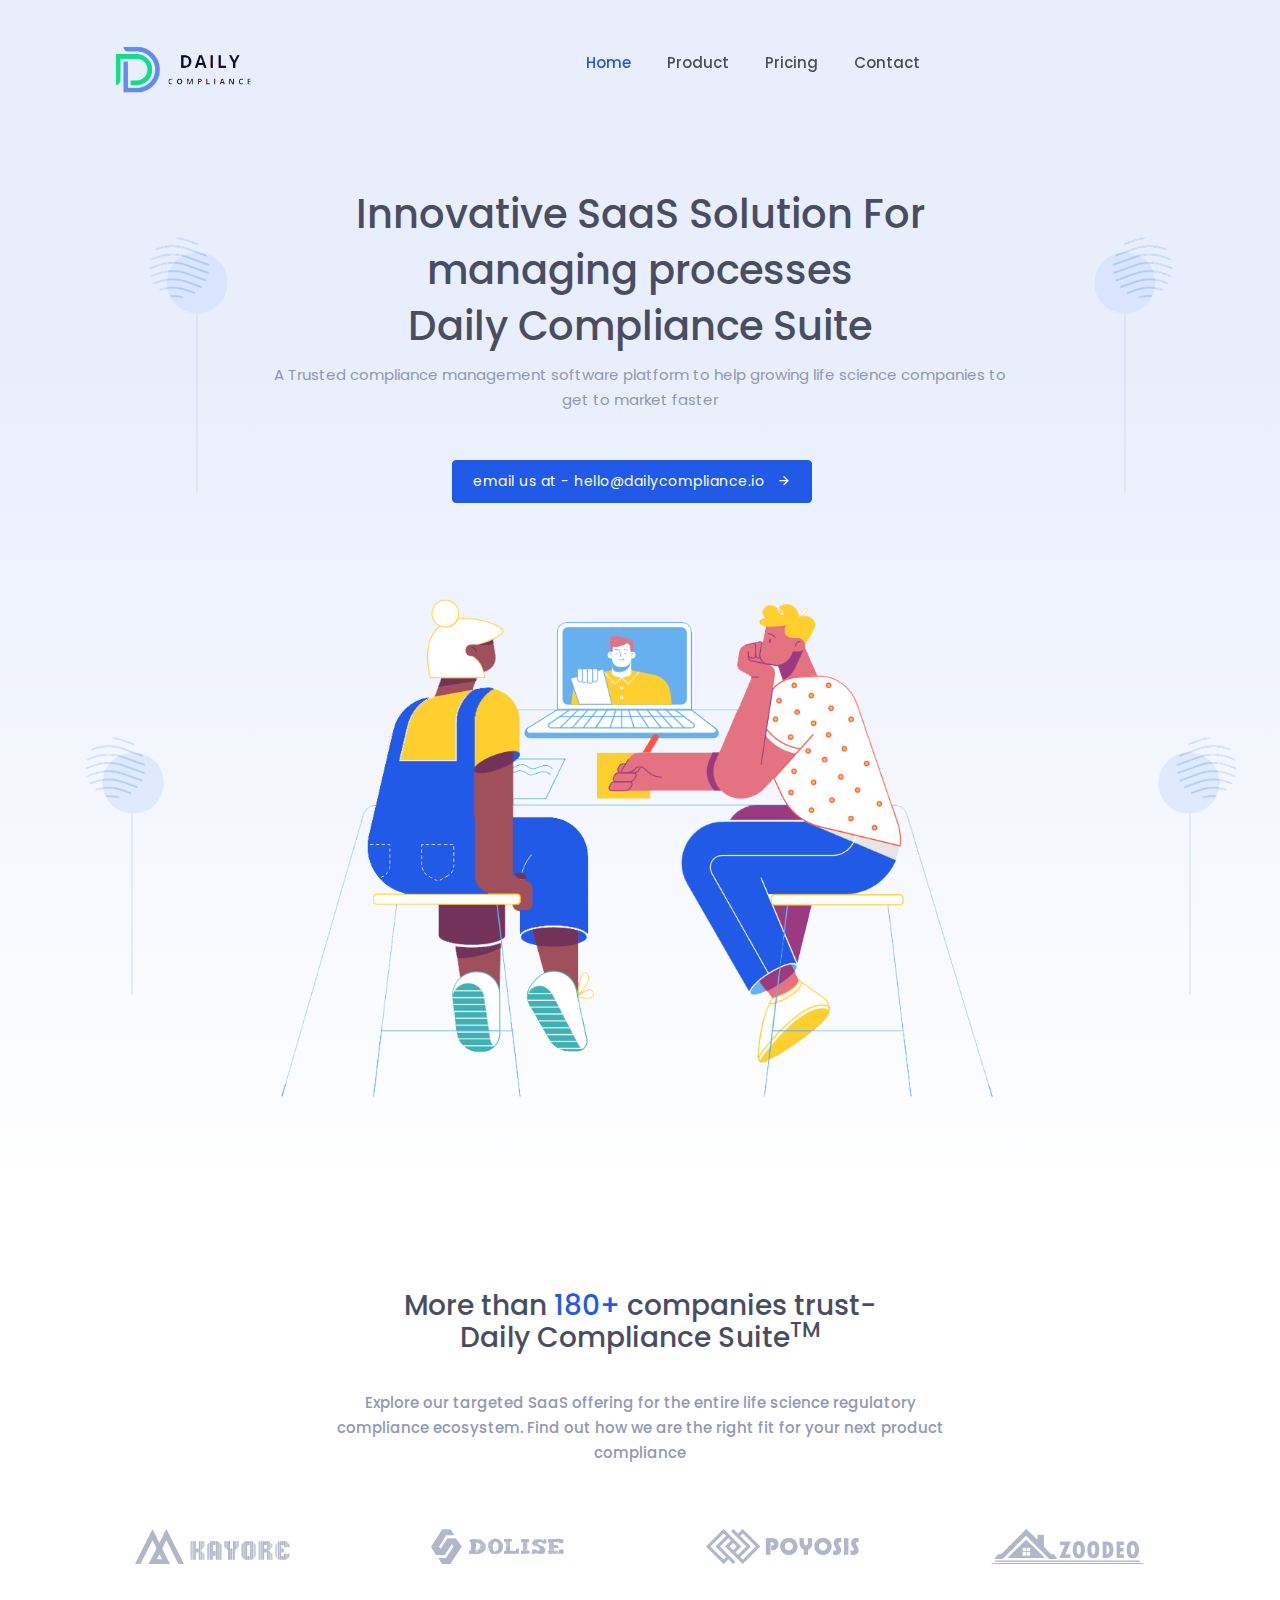
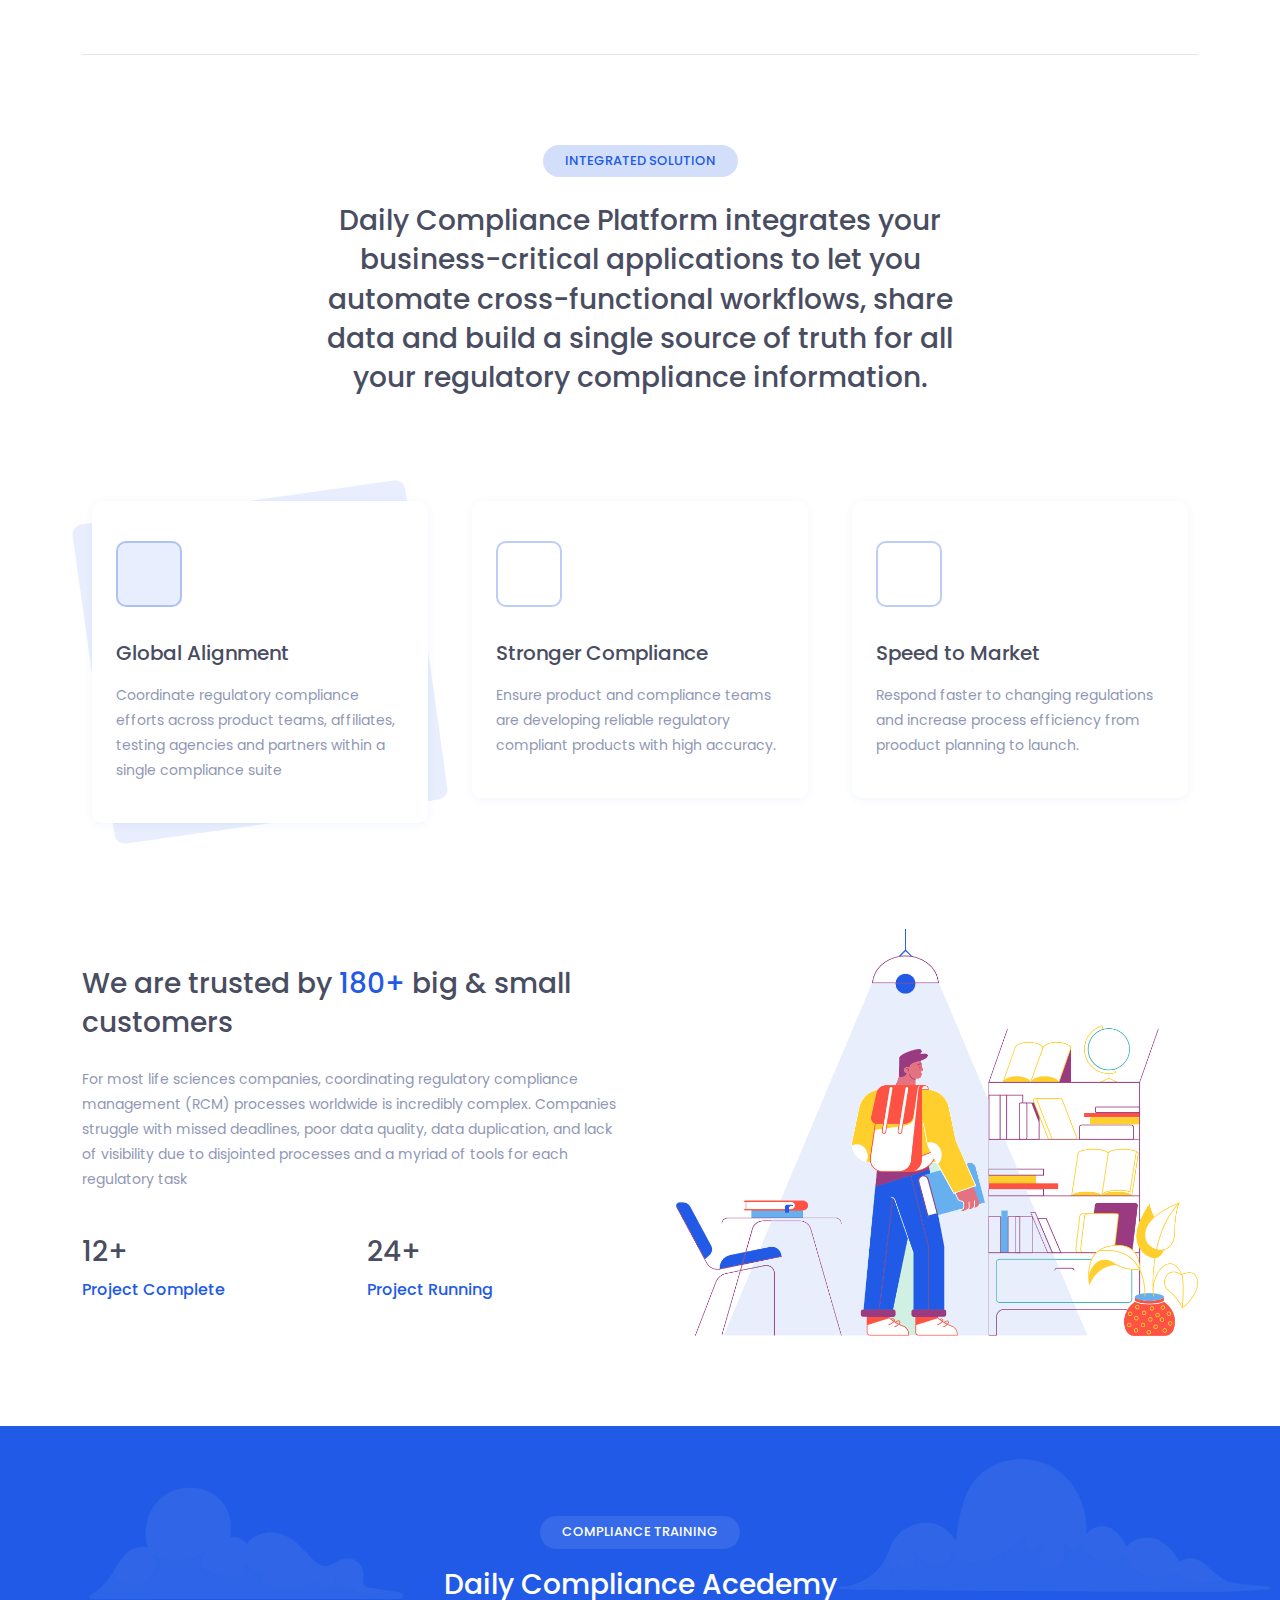
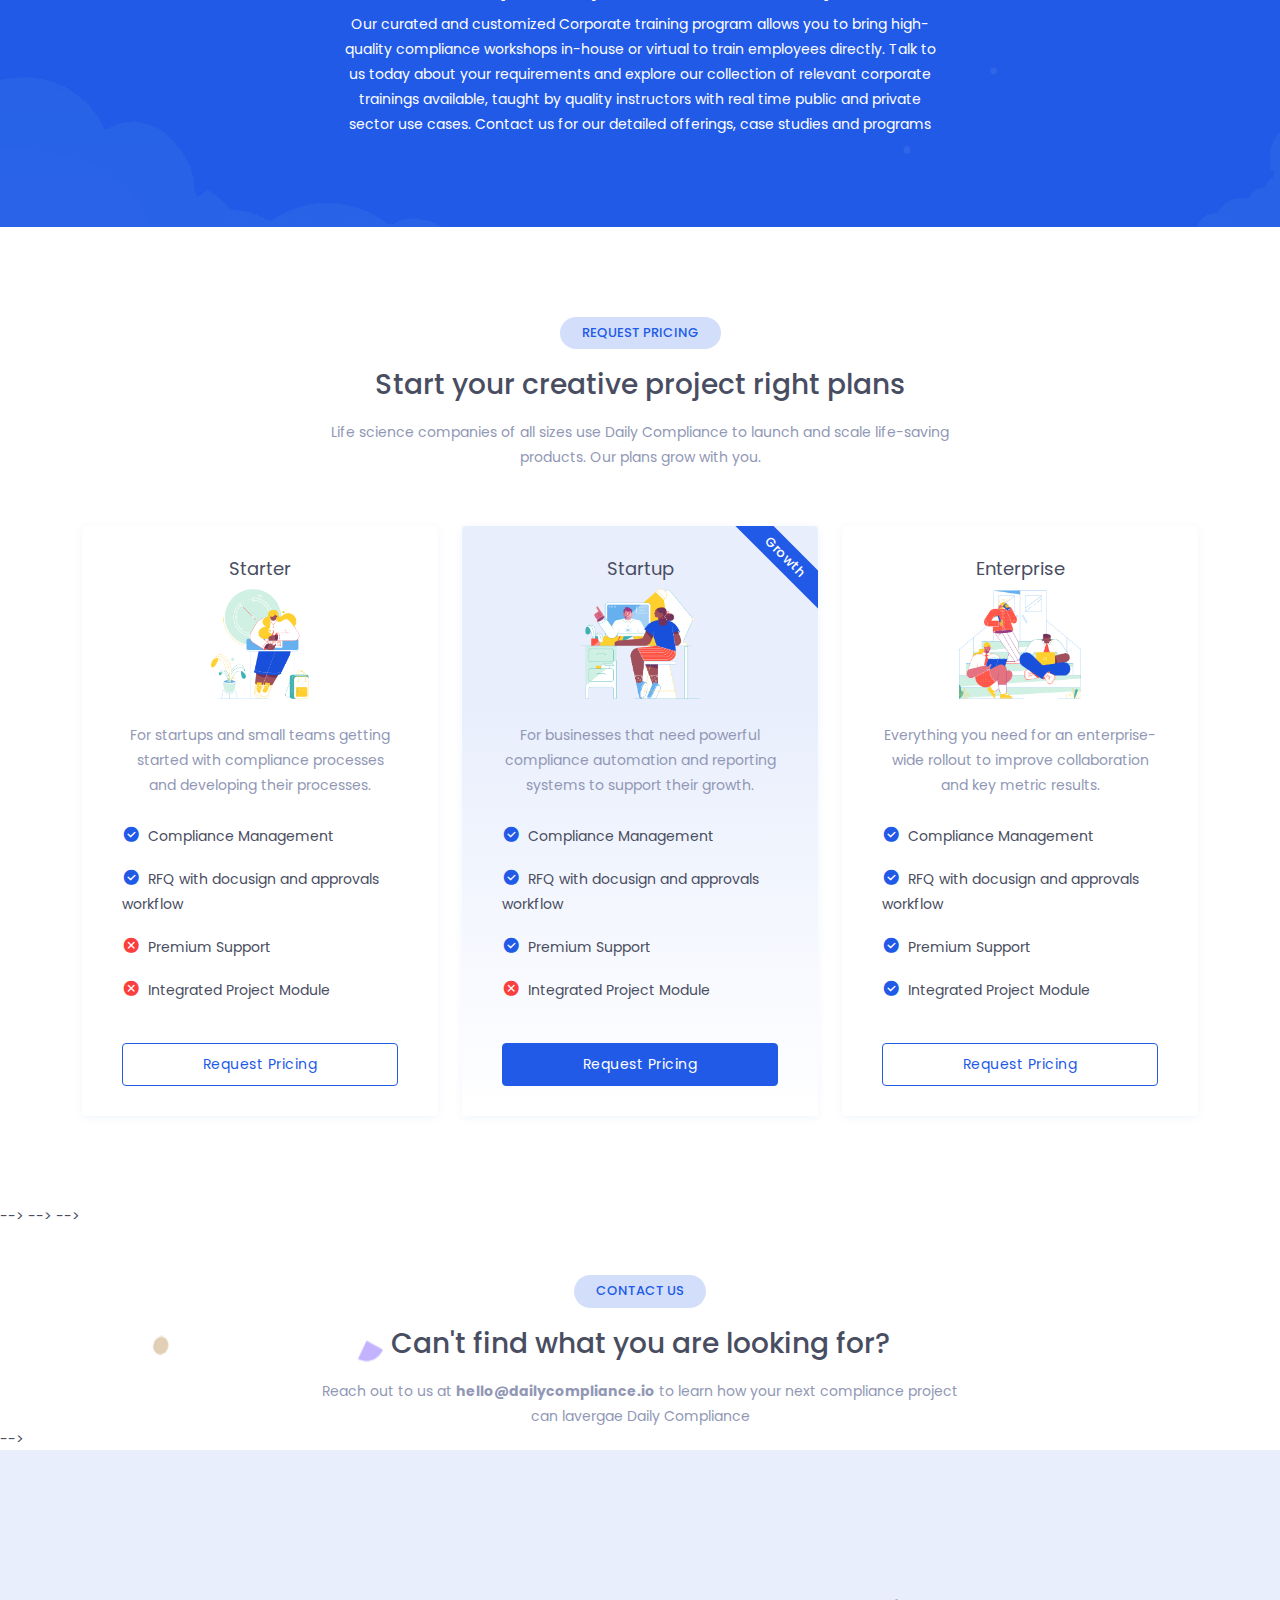
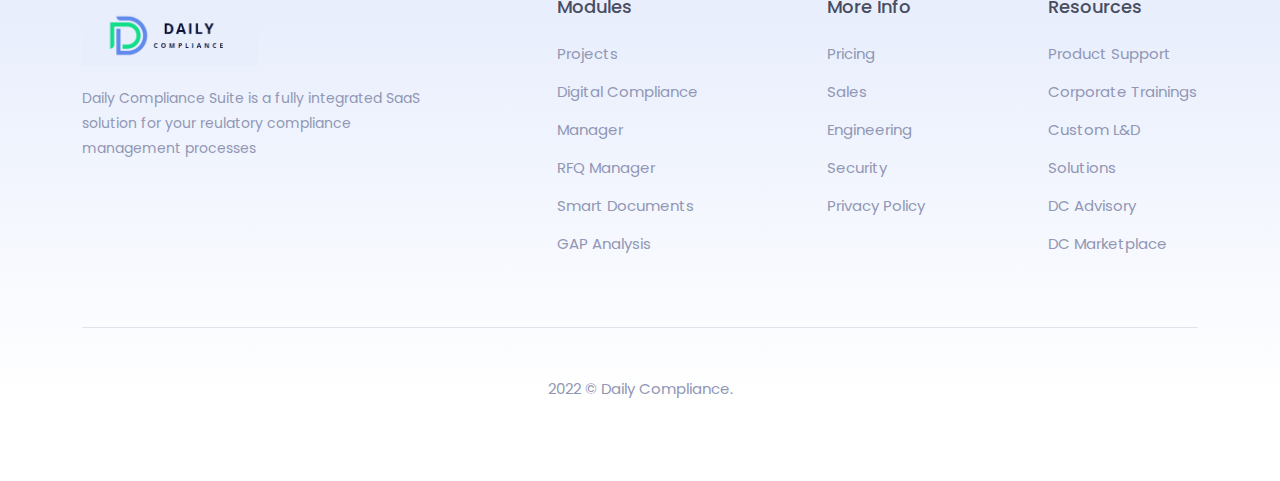
<file: index.html>
<!DOCTYPE html>
<html lang="en">

<head>
    <meta charset="utf-8" />
    <title>Daily Compliance</title>
    <meta name="viewport" content="width=device-width, initial-scale=1.0" />
    <meta name="description" content="Custom built compliance solutions" />
    <meta name="keywords" content="Sas, Compliance, Simplify" />
    <meta content="dailycompliance" name="Daily Compliance" />
    <!-- favicon -->
    <link rel="shortcut icon" href="images/fav.ico" />
    <!-- css -->
    <link href="css/bootstrap.min.css" rel="stylesheet" type="text/css" />
    <!-- icon -->
    <link href="css/materialdesignicons.min.css" rel="stylesheet" type="text/css" />

    <link href="css/style.min.css" rel="stylesheet" type="text/css" />
</head>

<body>
    <!-- STRAT NAVBAR -->
    <div id="navbar">
        <nav class="navbar navbar-expand-lg navbar-white fixed-top navbar-custom sticky sticky-dark" id="main-menu">
            <div class="container">
                <!-- LOGO -->
                <a class="navbar-brand logo text-uppercase" href="index.html">
                    <img src="images/Dc4.png" alt="" height="86" />
                </a>
                <button class="navbar-toggler" type="button" data-bs-toggle="collapse" data-bs-target="#navbarCollapse"
                    aria-controls="navbarCollapse" aria-expanded="false" aria-label="Toggle navigation">
                    <i class="mdi mdi-menu"></i>
                </button>
                <div class="collapse navbar-collapse" id="navbarCollapse">
                    <ul class="navbar-nav navbar-center mx-auto" id="navbar-navlist">
                        <li class="nav-item">
                            <a data-scroll href="#home" class="nav-link">Home</a>
                        </li>
                        <li class="nav-item">
                            <a data-scroll href="#Product" class="nav-link">Product</a>
                        </li>
                        <li class="nav-item">
                            <a data-scroll href="#pricing" class="nav-link">Pricing</a>
                        </li>
                       <!-- <li class="nav-item">
                            <a data-scroll href="#testimonial" class="nav-link">Testimonial</a>-->
                        </li>
                      <!--  <li class="nav-item">
                            <a data-scroll href="#team" class="nav-link">Team</a>-->
                        </li>
                      <!--   <li class="nav-item">
                            <a data-scroll href="#blog" class="nav-link">Blog</a>
                        </li>-->
                        <li class="nav-item">
                            <a data-scroll href="#contact" class="nav-link">Contact</a>
                        </li>
                    </ul>
                  
                </div>
            </div>
        </nav>
    </div>
    <!-- END NAVBAR -->

    <!--START HOME-->
    <section class="bg-home section bg-lightan" id="home">
        <div class="bg-overlay"></div>
        <div class="container">
            <div class="row justify-content-center pt-5 mt-5">
                <div class="col-lg-8 text-center">
                    <h1 class="home-title">Innovative SaaS Solution For managing processes <br> Daily Compliance Suite</h1>
                    <p class="pt-6 f-15 text-muted">A Trusted compliance management software platform to help growing
                        life science companies to get to market faster</p>

                    <div class="mt-5">
                        <a href="" class="btn btn-primary me-3">email us at - hello@dailycompliance.io <i class="mdi mdi-arrow-right ms-2"></i></a>

                         <!--  <span class="fw-bold f-14">OR</span>

                        <a href="" class="play-shadow ms-3" data-bs-toggle="modal"
                            data-bs-target="#watchvideomodal"><span class="play-btn video-play-icon"><i
                                    class="mdi mdi-play text-center"></i></span></a>

                        <!-- Modal -->
                        <div class="modal fade bd-example-modal-lg" id="watchvideomodal" data-keyboard="false"
                            tabindex="-1" aria-hidden="true">
                            <div class="modal-dialog modal-dialog-centered modal-dialog modal-lg">
                                <div class="modal-content home-modal">
                                    <div class="modal-header border-0">
                                        <button type="button" class="btn-close" data-bs-dismiss="modal"
                                            aria-label="Close"></button>
                                    </div>
                                    <video id="VisaChipCardVideo" class="video-box" controls>
                                        <source src="https://www.w3schools.com/html/mov_bbb.mp4" type="video/mp4"> -->
                                        <!--Browser does not support <video> tag -->
                                    </video>
                                </div>
                            </div>
                        </div>
                    </div>

                    <div class="mt-5 pt-5">
                        <img src="images/features/img-1.png" class="img-fluid" alt="">
                    </div>

                </div>
            </div>
        </div>
    </section>
    <!--END HOME-->

    <!-- START CLIENT LOGO -->
    <section class="section">
        <div class="container">
            <div class="row justify-content-center">
                <div class="col-lg-7">
                    <div class="title-box text-center">
                        <h3>More than <span class="text-primary">180+</span> companies trust-   <p class="paragraph"><span>Daily Compliance Suite<sup>TM</sup></span></p>
                       
                        <p class="pt-4 f-15 text-muted">Explore our targeted SaaS offering for the entire life science regulatory compliance ecosystem.
                                Find out how we are the right fit for your next product compliance</p>
            
                    </div>
                </div>
            </div>
          
            <div class="row mt-4">
                <div class="col-lg-3">
                    <div class="client-images mt-4">
                        <img src="images/clients/1.png" alt="logo-img" class="mx-auto img-fluid d-block">
                    </div>
                </div>
                <div class="col-lg-3">
                    <div class="client-images mt-4">
                        <img src="images/clients/2.png" alt="logo-img" class="mx-auto img-fluid d-block">
                    </div>
                </div>
                <div class="col-lg-3 ">
                    <div class="client-images mt-4">
                        <img src="images/clients/3.png" alt="logo-img" class="mx-auto img-fluid d-block">
                    </div>
                </div>
                <div class="col-lg-3">
                    <div class="client-images mt-4">
                        <img src="images/clients/4.png" alt="logo-img" class="mx-auto img-fluid d-block">
                    </div>
                </div>
            </div>

        </div>
    </section>
    <!-- END CLIENT LOGO -->

    <div class="section p-0">
        <div class="container">
            <div class="row">
                <div class="col-lg-12">
                    <hr>
                </div>
            </div>
        </div>
    </div>

    <!-- START Product -->
    <section class="section bg-Product" id="Product">
        <div class="container">
            <div class="row justify-content-center">
                <div class="col-lg-7">
                    <div class="title-box text-center">
                        <h5 class="sub-title text-primary f-13 text-uppercase">Integrated Solution</h5>
                        <h3 class="mt-3">Daily Compliance Platform integrates your business-critical applications to let you automate cross-functional workflows, share data and build a single source of truth for all your regulatory compliance information.</h3>
                    </div>
                </div>
            </div>

            <div class="row mt-5 pt-4">
                <div class="col-lg-4">
                    <div class="service-box service-active mt-4">
                        <div class="service-icon icon-xxl uim-icon-primary">
                            <i class="uim uim-cube"></i>
                        </div>

                        <h5 class="f-20 mt-4 pt-2">Global Alignment</h5>

                        <p class="text-muted mt-3 mb-0">Coordinate regulatory compliance efforts across product teams, affiliates, testing agencies and partners within a single compliance suite</p>

                    </div>
                </div>

                <div class="col-lg-4">
                    <div class="service-box mt-4">
                        <div class="service-icon icon-xxl uim-icon-primary">
                            <i class="uim uim-layer-group"></i>
                        </div>

                        <h5 class="f-20 mt-4 pt-2">Stronger Compliance</h5>

                        <p class="text-muted mt-3 mb-0">Ensure product and compliance teams are developing reliable regulatory compliant products with high accuracy.</p>

                    </div>
                </div>

                <div class="col-lg-4">
                    <div class="service-box mt-4">
                        <div class="service-icon icon-xxl uim-icon-primary">
                            <i class="uim uim-briefcase"></i>
                        </div>

                        <h5 class="f-20 mt-4 pt-2">Speed to Market</h5>

                        <p class="text-muted mt-3 mb-0">Respond faster to changing regulations and increase process efficiency from prooduct planning to launch.

                        </p>

                    </div>
                </div>
            </div>


            <div class="row mt-5 pt-4 align-items-center">
                <div class="col-lg-6">
                    <div class="mt-4">
                        <h3>We are trusted by <span class="text-primary">180+</span> big & small customers</h3>

                        <p class="text-muted mt-4">For most life sciences companies, coordinating
                            regulatory compliance management (RCM)
                            processes worldwide is incredibly complex.
                            Companies struggle with missed deadlines, poor data quality,
                           data duplication, and lack of visibility due to disjointed
                            processes and a myriad of tools for each
                            regulatory task</p>

                        <div class="row">
                            <div class="col-md-6">
                                <div class="mt-4">
                                    <h3>12+</h3>
                                    <h5 class="text-primary mb-0 f-16">Project Complete</h5>
                                </div>
                            </div>

                            <div class="col-md-6">
                                <div class="mt-4">
                                    <h3>24+</h3>
                                    <h5 class="text-primary mb-0 f-16">Project Running</h5>
                                </div>
                            </div>
                        </div>
                    </div>

                </div>

                <div class="col-lg-6">
                    <div class="mt-4">
                        <img src="images/features/img-2.png" class="img-fluid ps-4" alt="">
                    </div>
                </div>


            </div>

        </div>
    </section>
    <!-- END HOW IT WORK -->

    <!-- START CTA -->
    <section class="section bg-primary">
        <div class="cta-overlay"></div>
        <div class="container">
            <div class="row justify-content-center">
                <div class="col-lg-10">
                    <form class="cta-search">
                        <div class="text-center title-box text-white">
                            <h5 class="sub-title text-white bg-soft-white f-13 text-uppercase">Compliance Training</h5>
                            <h3 class="mt-2">Daily Compliance Acedemy</h3>
                            <p class="cta-desc text-white">Our curated and customized Corporate training program allows you to bring high-quality compliance workshops in-house or virtual to train employees directly. Talk to us today about your requirements and explore our collection of  
                                relevant corporate trainings available, taught by quality instructors with real time public and private sector use cases. Contact us for our detailed
                            offerings, case studies and programs</p>

                            
                        </div>
                    </form>
                </div>
            </div>
        </div>
    </section>
    <!-- END CTA -->

    <!-- START PRICING -->
    <section class="section" id="pricing">
        <div class="container">
            <div class="row justify-content-center">
                <div class="col-lg-7">
                    <div class="title-box text-center">
                        <h5 class="sub-title text-primary f-13 text-uppercase">Request Pricing</h5>
                        <h3 class="mt-2">Start your creative project right plans</h3>
                        <p class="title-desc text-muted mt-3">Life science companies of all sizes use Daily Compliance to launch and scale
                            life-saving products. Our plans grow with you.</p>
                    </div>
                </div>
            </div>

          <!--   <div class="row mt-5 pt-4">
                <div class="col-lg-12">
                    <div class="text-center">
                        <ul class="nav nav-pills rounded justify-content-center d-inline-block pricing-tab-border py-1 px-2"
                            id="pills-tab" role="tablist">
                            <li class="nav-item d-inline-block">
                                <a class="nav-link px-3 rounded active monthly" id="Monthly" data-bs-toggle="pill"
                                    href="#Month" role="tab" aria-controls="Month" aria-selected="true">Monthly</a>
                            </li>
                            <li class="nav-item d-inline-block">
                                <a class="nav-link px-3 rounded yearly" id="Yearly" data-bs-toggle="pill" href="#Year"
                                    role="tab" aria-controls="Year" aria-selected="false">
                                    Yearly <span class="badge bg-success rounded text-white">20% Off </span>
                                </a>
                            </li>
                        </ul>
                    </div>-->

                    <div class="tab-content pt-3" id="pills-tabContent">
                        <div class="tab-pane fade active show" id="Month" role="tabpanel" aria-labelledby="Monthly">
                            <div class="row mt-3">
                                <div class="col-lg-4">
                                    <div class="pricing-box rounded mt-4">
                                        <div class="text-center">
                                            <h5 class="fw-normal f-18">Starter</h5>
                                           <!--   <h1 class="pricing-title mt-3 mb-0">$9.99</h1>
                                            <p class="text-muted f-14">Per Month</p>-->
                                            <div class="pricing-img">
                                                <img src="images/features/img-3.png" class="img-fluid" alt="">
                                            </div>
                                            <p class="text-muted mt-4">For startups and small teams getting started with compliance processes and developing their processes.</p>
                                        </div>
                                        <div class="mt-4">
                                            <p class="mb-3"><i
                                                    class="mdi mdi-check-circle text-primary f-18 me-2"></i>Compliance Management</p>
                                            <p class="mb-3"><i
                                                    class="mdi mdi-check-circle text-primary f-18 me-2"></i>RFQ with docusign and approvals workflow</p>
                                            <p class="mb-3"><i
                                                    class="mdi mdi-close-circle text-danger f-18 me-2"></i>Premium Support</p>
                                            <p class="mb-3"><i
                                                    class="mdi mdi-close-circle text-danger f-18 me-2"></i>Integrated Project Module                                            </p>
                                        </div>
                                        <div class="mt-4 pt-3 text-center">
                                            <a href="" class="btn btn-outline-primary w-100">Request Pricing</a>
                                        </div>
                                    </div>
                                </div>

                                <div class="col-lg-4">
                                    <div class="pricing-box bg-lightan rounded mt-4">
                                        <div class="pricing-badge">
                                            <span class="badge">Growth</span>
                                        </div>
                                        <div class="text-center">
                                            <h5 class="fw-normal f-18">Startup</h5>
                                           <!--   <h1 class="pricing-title mt-3 mb-0">$29.99</h1>
                                            <p class="text-muted f-14">Per Month</p>-->
                                            <div class="pricing-img">
                                                <img src="images/features/img-4.png" class="img-fluid" alt="">
                                            </div>
                                            <p class="text-muted mt-4">For businesses that need powerful compliance automation and reporting systems to support their growth.</p>
                                        </div>
                                        <div class="mt-4">
                                            <p class="mb-3"><i
                                                    class="mdi mdi-check-circle text-primary f-18 me-2"></i>Compliance Management</p>
                                            <p class="mb-3"><i
                                                    class="mdi mdi-check-circle text-primary f-18 me-2"></i>RFQ with docusign and approvals workflow</p>
                                            <p class="mb-3"><i
                                                    class="mdi mdi-check-circle text-primary f-18 me-2"></i>Premium Support</p>
                                            <p class="mb-3"><i
                                                    class="mdi mdi-close-circle text-danger f-18 me-2"></i>Integrated Project Module 
                                            </p>
                                        </div>
                                        <div class="mt-4 pt-3 text-center">
                                            <a href="" class="btn btn-primary w-100">Request Pricing</a>
                                        </div>
                                    </div>
                                </div>

                                <div class="col-lg-4">
                                    <div class="pricing-box rounded mt-4">
                                        <div class="text-center">
                                            <h5 class="fw-normal f-18">Enterprise</h5>
                                           <!--   <h1 class="pricing-title mt-3 mb-0">$49.99</h1>
                                            <p class="text-muted f-14">Per Month</p>-->
                                            <div class="pricing-img">
                                                <img src="images/features/img-5.png" class="img-fluid" alt="">
                                            </div>
                                            <p class="text-muted mt-4">Everything you need for an enterprise-wide rollout to improve collaboration and key metric results.</p>
                                        </div>
                                        <div class="mt-4">
                                            <p class="mb-3"><i
                                                    class="mdi mdi-check-circle text-primary f-18 me-2"></i>Compliance Management</p>
                                            <p class="mb-3"><i
                                                    class="mdi mdi-check-circle text-primary f-18 me-2"></i>RFQ with docusign and approvals workflow</p>
                                            <p class="mb-3"><i
                                                    class="mdi mdi-check-circle text-primary f-18 me-2"></i>Premium Support</p>
                                            <p class="mb-3"><i
                                                    class="mdi mdi-check-circle text-primary f-18 me-2"></i>Integrated Project Module 
                                            </p>
                                        </div>
                                        <div class="mt-4 pt-3 text-center">
                                            <a href="" class="btn btn-outline-primary w-100">Request Pricing</a>
                                        </div>
                                    </div>
                                </div>
                            </div>
                        </div>

                        <div class="tab-pane fade" id="Year" role="tabpanel" aria-labelledby="Yearly">
                            <div class="row mt-3">
                                <div class="col-lg-4">
                                    <div class="pricing-box rounded mt-4">
                                        <div class="text-center">
                                            <h5 class="fw-normal f-18">Freelancer</h5>
                                            <h1 class="pricing-title mt-3 mb-0">$99.99</h1>
                                            <p class="text-muted f-14">Per Year</p>
                                            <div class="pricing-img">
                                                <img src="images/features/img-3.png" class="img-fluid" alt="">
                                            </div>
                                            <p class="text-muted mt-4">For small teams trying out softland for an
                                                unlimited period of time</p>
                                        </div>
                                        <div class="mt-4">
                                            <p class="mb-3"><i
                                                    class="mdi mdi-check-circle text-primary f-18 me-2"></i>Verifide
                                                work and
                                                reviews</p>
                                            <p class="mb-3"><i
                                                    class="mdi mdi-check-circle text-primary f-18 me-2"></i>Dedicated
                                                accounts managers</p>
                                            <p class="mb-3"><i
                                                    class="mdi mdi-close-circle text-danger f-18 me-2"></i>Unlimited
                                                proposals</p>
                                            <p class="mb-3"><i
                                                    class="mdi mdi-close-circle text-danger f-18 me-2"></i>Project
                                                tracking
                                            </p>
                                        </div>
                                        <div class="mt-4 pt-3 text-center">
                                            <a href="" class="btn btn-outline-primary w-100">Start with Softland</a>
                                        </div>
                                    </div>
                                </div>

                                <div class="col-lg-4">
                                    <div class="pricing-box bg-lightan rounded mt-4">
                                        <div class="pricing-badge">
                                            <span class="badge">Featured</span>
                                        </div>
                                        <div class="text-center">

                                            <h5 class="fw-normal f-18">Startup</h5>
                                            <h1 class="pricing-title mt-3 mb-0">$299.99</h1>
                                            <p class="text-muted f-14">Per Year</p>
                                            <div class="pricing-img">
                                                <img src="images/features/img-4.png" class="img-fluid" alt="">
                                            </div>
                                            <p class="text-muted mt-4">For larger businesses or those with
                                                onal administration needs</p>
                                        </div>
                                        <div class="mt-4">
                                            <p class="mb-3"><i
                                                    class="mdi mdi-check-circle text-primary f-18 me-2"></i>Verifide
                                                work and
                                                reviews</p>
                                            <p class="mb-3"><i
                                                    class="mdi mdi-check-circle text-primary f-18 me-2"></i>Dedicated
                                                accounts managers</p>
                                            <p class="mb-3"><i
                                                    class="mdi mdi-check-circle text-primary f-18 me-2"></i>Unlimited
                                                proposals</p>
                                            <p class="mb-3"><i
                                                    class="mdi mdi-close-circle text-danger f-18 me-2"></i>Project
                                                tracking
                                            </p>
                                        </div>
                                        <div class="mt-4 pt-3 text-center">
                                            <a href="" class="btn btn-primary w-100">Start with Softland</a>
                                        </div>
                                    </div>
                                </div>

                                <div class="col-lg-4">
                                    <div class="pricing-box rounded mt-4">
                                        <div class="text-center">
                                            <h5 class="fw-normal f-18">Enterprice</h5>
                                            <h1 class="pricing-title mt-3 mb-0">$499.99</h1>
                                            <p class="text-muted f-14">Per Year</p>
                                            <div class="pricing-img">
                                                <img src="images/features/img-5.png" class="img-fluid" alt="">
                                            </div>
                                            <p class="text-muted mt-4">For extra large businesses or those in regulated
                                                industries</p>
                                        </div>
                                        <div class="mt-4">
                                            <p class="mb-3"><i
                                                    class="mdi mdi-check-circle text-primary f-18 me-2"></i>Verifide
                                                work and
                                                reviews</p>
                                            <p class="mb-3"><i
                                                    class="mdi mdi-check-circle text-primary f-18 me-2"></i>Dedicated
                                                accounts managers</p>
                                            <p class="mb-3"><i
                                                    class="mdi mdi-check-circle text-primary f-18 me-2"></i>Unlimited
                                                proposals</p>
                                            <p class="mb-3"><i
                                                    class="mdi mdi-check-circle text-primary f-18 me-2"></i>Project
                                                tracking
                                            </p>
                                        </div>
                                        <div class="mt-4 pt-3 text-center">
                                            <a href="" class="btn btn-outline-primary w-100">Start with Softland</a>
                                        </div>
                                    </div>
                                </div>
                            </div>
                        </div>
                    </div>
                </div>
            </div>
        </div>
    </section>
    <!-- END PRICING -->

    <!-- START TESTIMONIAL -->
  <!--  <section class="section pt-5 bg-testimonial" id="testimonial">
        <div class="container">

            <div class="row justify-content-center">
                <div class="col-lg-7">
                    <div class="title-box text-center">
                        <h5 class="sub-title text-primary f-13 text-uppercase">Testimonial</h5>
                        <h3 class="mt-2"> What they say about us
                            honest reviews</h3>
                        <p class="title-desc text-muted mt-3">The Big Oxmox advised her not to do so, because there were
                            thousands of bad Commas,
                            wild Question Marks and devious Semikoli.</p>
                    </div>
                </div>
            </div>

            <div class="row justify-content-center mt-5 pt-5">

                <div class="col-lg-10">

                    <div id="carouselExampleIndicators" class="carousel slide" data-bs-ride="carousel">


                        <div class="carousel-inner">
                            <div class="carousel-item active">
                                <div class="client-box mt-4">
                                    <div class="client-img d-flex">
                                        <img src="images/users/img-1.jpg" class="img-fluid rounded-circle" alt="">


                                        <div class="client-content ps-4">
                                            <h5 class="line-height_1_6 f-18">“I feel confident imposing change on
                                                myself. It's a lot more fun proging than looking back.
                                                That's why I ultricies enim at malesuada
                                                creatures and the whole of quis consectetur nunc diam on tortor neaded
                                                to sit amet semper throw curve balls.”
                                            </h5>

                                            <div class="client-icon">
                                                <i class="mdi mdi-format-quote-close"></i>
                                            </div>

                                            <h5 class="f-18">Brandon Carney</h5>
                                            <p class="text-primary mb-0">- Designer</p>
                                        </div>
                                    </div>

                                </div>
                            </div>

                            <div class="carousel-item">
                                <div class="client-box mt-4">
                                    <div class="client-img d-flex">
                                        <img src="images/users/img-2.jpg" class="img-fluid rounded-circle" alt="">


                                        <div class="client-content ps-4">
                                            <h5 class="line-height_1_6 f-18">
                                                “Our task must be to free ourselves by widening our circle of comsion to
                                                embrace all living creatures and the
                                                whole of quis consectetur nunc sit amet semper justo. scelerisque
                                                pretium dolor, sit amet vehicula erat pelleque nature and its beauty.”
                                            </h5>

                                            <div class="client-icon">
                                                <i class="mdi mdi-format-quote-close"></i>
                                            </div>

                                            <h5 class="f-18">Jeremiah Eskew</h5>
                                            <p class="text-primary mb-0">- Designer</p>
                                        </div>
                                    </div>

                                </div>
                            </div>

                            <div class="carousel-item">
                                <div class="client-box mt-4">
                                    <div class="client-img d-flex">
                                        <img src="images/users/img-3.jpg" class="img-fluid rounded-circle" alt="">


                                        <div class="client-content ps-4">
                                            <h5 class="line-height_1_6 f-18">
                                                “I've learned that people will forget what you said, people will forget
                                                what you did, but people will never aliquam in nunc
                                                quis tincidunt forget how you never forget how donec in efficitur
                                                lectus, nec lobortis metus you made vestibulum egestas them feel.”
                                            </h5>

                                            <div class="client-icon">
                                                <i class="mdi mdi-format-quote-close"></i>
                                            </div>

                                            <h5 class="f-18">Zachary Tevis</h5>
                                            <p class="text-primary mb-0">- Designer</p>
                                        </div>
                                    </div>

                                </div>
                            </div>

                            <div class="carousel-item">
                                <div class="client-box mt-4">
                                    <div class="client-img d-flex">
                                        <img src="images/users/img-4.jpg" class="img-fluid rounded-circle" alt="">
                                        <div class="client-content ps-4">
                                            <h5 class="line-height_1_6 f-18">
                                                “I've learned that people will forget what you said, people will forget
                                                what you did, but people will never forget how
                                                donec in efficitur lectus, nec lobortis enim at malesuada nibh diam on
                                                tortor neaded to metus you made them feel.”
                                            </h5>

                                            <div class="client-icon">
                                                <i class="mdi mdi-format-quote-close"></i>
                                            </div>

                                            <h5 class="f-18">William Alderman </h5>
                                            <p class="text-primary mb-0">- Designer</p>
                                        </div>
                                    </div>

                                </div>
                            </div>


                        </div>

                        <div class="carousel-indicators mb-0">
                            <button type="button" data-bs-target="#carouselExampleIndicators" data-bs-slide-to="0" class="active" aria-current="true" aria-label="Slide 1">
                                <img src="images/users/img-1.jpg" alt="" class=" testi-img img-fluid rounded mx-auto d-block">
                            </button>
                            <button type="button" data-bs-target="#carouselExampleIndicators" data-bs-slide-to="1" aria-label="Slide 2">
                                <img src="images/users/img-2.jpg" alt="" class=" testi-img img-fluid rounded mx-auto d-block">
                            </button>
                            <button type="button" data-bs-target="#carouselExampleIndicators" data-bs-slide-to="2" aria-label="Slide 3">
                                <img src="images/users/img-3.jpg" alt="" class=" testi-img img-fluid rounded mx-auto d-block">
                            </button>
                            <button type="button" data-bs-target="#carouselExampleIndicators" data-bs-slide-to="3" aria-label="Slide 4">
                                <img src="images/users/img-4.jpg" alt="" class=" testi-img img-fluid rounded mx-auto d-block">
                            </button>
                            </div>
                    </div>
                </div>


            </div>
        </div>
    </section>
    <!-- END TESTIMONIAL -->-->

    <!-- START TEAM 
    <section class="section bg-lightan pb-5" id="team">
        <div class="container">
            <div class="row justify-content-center">
                <div class="col-lg-7">
                    <div class="title-box text-center">
                        <h5 class="sub-title text-primary f-13 text-uppercase">Smart Team</h5>
                        <h3 class="mt-2"> Meet our expert people of Softland</h3>
                        <p class="title-desc text-muted mt-3">It is a long established fact that create category leading
                            brand experiences a reader will be
                            distracted by the readable content of a page when looking at its layout.</p>
                    </div>
                </div>
            </div>



            <div class="row mt-5 pt-4">
                <div class="col-lg-3 team-space">
                    <div class="team-box text-center mt-4">
                        <div class="team-img bg-white">
                            <img src="images/users/img-1.jpg" class="img-fluid rounded-circle" alt="">

                            <div class="team-badge">

                                <p class="text-white bg-primary rounded f-14 mb-0">#Designer</p>

                            </div>
                        </div>
                        <h5 class="mt-4 f-18">Calvin Hubbard</h5>

                        <div class="team-social mt-3">
                            <ul class="list-inline mb-0">
                                <li class="list-inline-item">
                                    <a href="" class="text-reset"><i class="mdi mdi-facebook"></i></a>
                                </li>
                                <li class="list-inline-item">
                                    <a href="" class="text-reset"><i class="mdi mdi-twitter"></i></a>
                                </li>
                                <li class="list-inline-item">
                                    <a href="" class="text-reset"><i class="mdi mdi-google"></i></a>
                                </li>
                                <li class="list-inline-item">
                                    <a href="" class="text-reset"><i class="mdi mdi-pinterest"></i></a>
                                </li>
                            </ul>
                        </div>

                    </div>
                </div>

                <div class="col-lg-3">
                    <div class="team-box text-center mt-4">
                        <div class="team-img bg-white">
                            <img src="images/users/img-2.jpg" class="img-fluid rounded-circle" alt="">

                            <div class="team-badge">

                                <p class="text-white bg-primary rounded f-14 mb-0">#Developer</p>

                            </div>
                        </div>
                        <h5 class="mt-4 f-18">Jeremiah Eskew</h5>

                        <div class="team-social mt-3">
                            <ul class="list-inline mb-0">
                                <li class="list-inline-item">
                                    <a href="" class="text-reset"><i class="mdi mdi-facebook"></i></a>
                                </li>
                                <li class="list-inline-item">
                                    <a href="" class="text-reset"><i class="mdi mdi-twitter"></i></a>
                                </li>
                                <li class="list-inline-item">
                                    <a href="" class="text-reset"><i class="mdi mdi-google"></i></a>
                                </li>
                                <li class="list-inline-item">
                                    <a href="" class="text-reset"><i class="mdi mdi-pinterest"></i></a>
                                </li>
                            </ul>
                        </div>

                    </div>
                </div>

                <div class="col-lg-3 team-space">
                    <div class="team-box text-center mt-4">
                        <div class="team-img bg-white">
                            <img src="images/users/img-3.jpg" class="img-fluid rounded-circle" alt="">

                            <div class="team-badge">

                                <p class="text-white bg-primary rounded f-14 mb-0">#CEO</p>

                            </div>
                        </div>
                        <h5 class="mt-4 f-18">Zachary Tevis</h5>

                        <div class="team-social mt-3">
                            <ul class="list-inline mb-0">
                                <li class="list-inline-item">
                                    <a href="" class="text-reset"><i class="mdi mdi-facebook"></i></a>
                                </li>
                                <li class="list-inline-item">
                                    <a href="" class="text-reset"><i class="mdi mdi-twitter"></i></a>
                                </li>
                                <li class="list-inline-item">
                                    <a href="" class="text-reset"><i class="mdi mdi-google"></i></a>
                                </li>
                                <li class="list-inline-item">
                                    <a href="" class="text-reset"><i class="mdi mdi-pinterest"></i></a>
                                </li>
                            </ul>
                        </div>

                    </div>
                </div>

                <div class="col-lg-3">
                    <div class="team-box text-center mt-4">
                        <div class="team-img bg-white">
                            <img src="images/users/img-4.jpg" class="img-fluid rounded-circle" alt="">

                            <div class="team-badge">

                                <p class="text-white bg-primary rounded f-14 mb-0">#Manager</p>

                            </div>
                        </div>
                        <h5 class="mt-4 f-18">William Alderman </h5>

                        <div class="team-social mt-3">
                            <ul class="list-inline mb-0">
                                <li class="list-inline-item">
                                    <a href="" class="text-reset"><i class="mdi mdi-facebook"></i></a>
                                </li>
                                <li class="list-inline-item">
                                    <a href="" class="text-reset"><i class="mdi mdi-twitter"></i></a>
                                </li>
                                <li class="list-inline-item">
                                    <a href="" class="text-reset"><i class="mdi mdi-google"></i></a>
                                </li>
                                <li class="list-inline-item">
                                    <a href="" class="text-reset"><i class="mdi mdi-pinterest"></i></a>
                                </li>
                            </ul>
                        </div>

                    </div>
                </div>
            </div>
        </div>
    </section>
    <!-- END TEAM -->-->

    <!-- START BLOG 
    <section class="section" id="blog">
        <div class="container">
            <div class="row justify-content-center">
                <div class="col-lg-7">
                    <div class="title-box text-center">
                        <h5 class="sub-title text-primary f-13 text-uppercase">Latest Blog</h5>
                        <h3 class="mt-2">Our latest blog posts
                            insights articles</h3>
                        <p class="title-desc text-muted mt-3">
                            Separated they live in Bookmarksgrove right at the coast of the Semantics, a large language
                            ocean class at a euismod mus luctus quam.</p>
                    </div>
                </div>
            </div>

            <div class="row mt-5 pt-4">
                <div class="col-lg-6">
                    <div class="row align-items-center">
                        <div class="col-xl-7">
                            <div class="mt-4 blog-img">
                                <img src="images/blog/img-1.jpg" class="img-fluid" alt="">
                            </div>
                        </div>
                        <div class="col-xl-5">
                            <div class="blog-content mt-4">
                                <div class="d-flex">
                                    <div class="blog-lable">
                                        <p class="date mb-0">14</p>
                                        <p class="month mb-0">April</p>
                                    </div>

                                    <div class="blog-title ps-3">
                                        <h5 class="f-18">
                                            <a href="" class="text-dark">Doing a cross country road trip</a>
                                        </h5>
                                    </div>
                                </div>

                                <p class="text-muted mt-2 mb-0"> She packed her seven versalia, put her initial
                                    and herself on the way..</p>

                                <div class="mt-2">
                                    <a href="" class="text-primary">Read More <i class="mdi mdi-arrow-right"></i></a>
                                </div>



                            </div>
                        </div>
                    </div>
                </div>

                <div class="col-lg-6">
                    <div class="row align-items-center">
                        <div class="col-xl-7">
                            <div class="mt-4 blog-img">
                                <img src="images/blog/img-2.jpg" class="img-fluid" alt="">
                            </div>
                        </div>
                        <div class="col-xl-5">
                            <div class="blog-content mt-4">
                                <div class="d-flex">
                                    <div class="blog-lable">
                                        <p class="date mb-0">21</p>
                                        <p class="month mb-0">April</p>
                                    </div>

                                    <div class="blog-title ps-3">
                                        <h5 class="f-18">
                                            <a href="" class="text-dark">New exhibition at our Museum</a>
                                        </h5>
                                    </div>
                                </div>

                                <p class="text-muted mt-2 mb-0"> Pityful a rethoric question ran over her cheek, then
                                    she continued her way.</p>

                                <div class="mt-2">
                                    <a href="" class="text-primary">Read More <i class="mdi mdi-arrow-right"></i></a>
                                </div>



                            </div>
                        </div>
                    </div>
                </div>
            </div>

            <div class="row mt-3">
                <div class="col-lg-6">
                    <div class="row align-items-center">
                        <div class="col-xl-7">
                            <div class="mt-4 blog-img">
                                <img src="images/blog/img-3.jpg" class="img-fluid" alt="">
                            </div>
                        </div>
                        <div class="col-xl-5">
                            <div class="blog-content mt-4">
                                <div class="d-flex">
                                    <div class="blog-lable">
                                        <p class="date mb-0">22</p>
                                        <p class="month mb-0">April</p>
                                    </div>

                                    <div class="blog-title ps-3">
                                        <h5 class="f-18">
                                            <a href="" class="text-dark">Why are so many people..</a>
                                        </h5>
                                    </div>
                                </div>

                                <p class="text-muted mt-2 mb-0"> Far far away, behind the word mountains, and
                                    Consonantia.</p>

                                <div class="mt-2">
                                    <a href="" class="text-primary">Read More <i class="mdi mdi-arrow-right"></i></a>
                                </div>



                            </div>
                        </div>
                    </div>
                </div>

                <div class="col-lg-6">
                    <div class="row align-items-center">
                        <div class="col-xl-7">
                            <div class="mt-4 blog-img">
                                <img src="images/blog/img-4.jpg" class="img-fluid" alt="">
                            </div>
                        </div>
                        <div class="col-xl-5">
                            <div class="blog-content mt-4">
                                <div class="d-flex">
                                    <div class="blog-lable">
                                        <p class="date mb-0">28</p>
                                        <p class="month mb-0">April</p>
                                    </div>

                                    <div class="blog-title ps-3">
                                        <h5 class="f-18">
                                            <a href="" class="text-dark">Why small business should start marketing</a>
                                        </h5>
                                    </div>
                                </div>

                                <p class="text-muted mt-2 mb-0">Nemo enim ipsam voluptatem voluptas sit aspernatur aut
                                    odit aut fugit.</p>

                                <div class="mt-2">
                                    <a href="" class="text-primary">Read More <i class="mdi mdi-arrow-right"></i></a>
                                </div>




                            </div>
                        </div>
                    </div>
                </div>
            </div>
        </div>
    </section>
    <!-- END BLOG -->-->

    <!-- START CONTACT -->
    <section class="section bg-contact pb-0 pt-5" id="contact">
        <div class="container">

            <div class="row justify-content-center">
                <div class="col-lg-7">
                    <div class="title-box text-center">
                        <h5 class="sub-title text-primary f-13 text-uppercase">Contact Us</h5>
                        <h3 class="mt-2">Can't find what you are looking for?</h3>
                        <p class="title-desc text-muted mt-3">Reach out to us at <b>hello@dailycompliance.io</b> to learn how your next compliance project can lavergae Daily Compliance
                           </p>
                    </div>
                </div>
            </div>

          <!--  <div class="row contact-box">
                <div class="col-lg-6">
                    <div class="row mt-2">
                        <div class="col-lg-6">
                            <div class="mt-2">
                                <h5 class="f-18">Contact us</h5>
                                <p class="mb-2 mt-3 text-muted"><i
                                        class="mdi mdi-email me-2 text-primary f-16"></i>hello@dailycompliance.io</p>
                                <p class="text-muted"><i
                                        class="mdi mdi-email me-2 text-primary f-18"></i>www.dailycompliance.io</p>
                            </div>
                        </div>

                          <!--  <div class="col-lg-6">
                            <div class="mt-2">
                                <h5 class="f-18">Online Contact</h5>
                                <p class="mb-2 mt-3 text-muted"><i class="mdi mdi-phone me-2 text-primary f-16"></i>
                                    +112
                                    708-231-9668</p>
                                <p class="text-muted"><i class="mdi mdi-phone me-2 text-primary f-18"></i>+125
                                    458-565-9695
                                </p>
                            </div>
                        </div>
                    </div>

                    <div class="row">
                        <div class="col-lg-12">
                            <div class="mt-2">
                                <h5 class="f-18">Office Address</h5>
                                <p class="mb-2 mt-3 text-muted"><i
                                        class="mdi mdi-map-marker me-2 text-primary f-16"></i>3429
                                    Gnatty Creek Road
                                    Farmingdale, NY 11735</p>
                            </div>
                        </div>
                    </div>
                </div>

                <div class="col-lg-6">
                    <div class="custom-form">
                        <form method="post" name="myForm" onsubmit="return validateForm()">
                            <p id="error-msg"></p>
                            <div id="simple-msg"></div>
                            <div class="row">
                                <div class="col-lg-6">
                                    <div class="form-group mt-2">
                                        <input name="name" id="name" type="text" class="form-control"
                                            placeholder="Your name">
                                    </div>
                                </div>
                                <div class="col-lg-6">
                                    <div class="form-group mt-2">
                                        <input name="email" id="email" type="email" class="form-control"
                                            placeholder="Your email">
                                    </div>
                                </div>
                            </div>
                            <div class="row">
                                <div class="col-lg-12">
                                    <div class="form-group mt-2">
                                        <input type="text" class="form-control" id="subject"
                                            placeholder="Your Subject.." />
                                    </div>
                                </div>
                            </div>
                            <div class="row">
                                <div class="col-lg-12">
                                    <div class="form-group mt-2">
                                        <textarea name="comments" id="comments" rows="3" class="form-control"
                                            placeholder="Your message..."></textarea>
                                    </div>
                                </div>
                            </div>
                            <div class="row mt-2">
                                <div class="col-lg-12 text-right">
                                    <input type="submit" id="submit" name="send"
                                        class="submitBnt btn btn-rounded btn-primary" value="Send Message"> -->
                                </div>
                            </div>
                        </form>
                    </div>
                </div>
            </div>
        </div>
    </section>-->
    <!-- END CONTACT -->

    <!-- START FOOTER -->
    <section class="bg-footer bg-lightan">
        <div class="container">

            <div class="row">
                <div class="col-lg-4">


                    <div class="mt-4">

                        <img src="images/Dc3.png" alt="" height="72">

                        <p class="text-muted mt-3 pt-1">Daily Compliance Suite is a fully integrated SaaS solution for your reulatory compliance management processes</p>

                          <!--  <div class="text-center footer-email mt-3">
                            <form action="#">
                                <input type="text" placeholder="Email Please">
                                <button type="submit" class="btn btn-primary">Send</button>
                            </form>
                        </div>-->

                        <!--    <div class="team-social mt-4">
                            <ul class="list-inline mb-0">
                                <li class="list-inline-item">
                                    <a href="" class="text-reset"><i class="mdi mdi-facebook"></i></a>
                                </li>
                                <li class="list-inline-item">
                                    <a href="" class="text-reset"><i class="mdi mdi-twitter"></i></a>
                                </li>
                                <li class="list-inline-item">
                                    <a href="" class="text-reset"><i class="mdi mdi-google"></i></a>
                                </li>
                                <li class="list-inline-item">
                                    <a href="" class="text-reset"><i class="mdi mdi-pinterest"></i></a>
                                </li>
                            </ul>
                        </div> -->
                    </div>

                </div>


                <div class="col-lg-7 offset-lg-1">
                    <div class="row">
                        <div class="col-lg-4">
                            <div class="mt-4">
                                <h5 class="f-18">Modules</h5>
                                <ul class="list-unstyled footer-link mt-3">
                                    <li><a href="">Projects</a></li>
                                    <li><a href="">Digital Compliance Manager</a></li>
                                    <li><a href="">RFQ Manager</a></li>
                                    <li><a href="">Smart Documents</a></li>
                                    <li><a href="">GAP Analysis</a></li>
                                </ul>
                            </div>
                        </div>

                        <div class="col-lg-4">
                            <div class="mt-4 ps-0 ps-lg-5">
                                <h5 class="f-18">More Info</h5>
                                <ul class="list-unstyled footer-link mt-3">
                                    <li><a href="">Pricing</a></li>
                                    <li><a href="">Sales</a></li>
                                    <li><a href="">Engineering</a></li>
                                    <li><a href="">Security</a></li>
                                    <li><a href="">Privacy Policy</a></li>
                                </ul>
                            </div>
                        </div>
                        <div class="col-lg-4">
                            <div class="mt-4 ps-0 ps-lg-5">
                                <h5 class="f-18">Resources</h5>
                                <ul class="list-unstyled footer-link mt-3">
                                    <li><a href="">Product Support</a></li>
                                    <li><a href="">Corporate Trainings</a></li>
                                    <li><a href="">Custom L&D Solutions</a></li>
                                    <li><a href="">DC Advisory</a></li>
                                    <li><a href="">DC Marketplace</a></li>
                                </ul>
                            </div>
                        </div>
                    </div>

                </div>

            </div>

            <hr class="my-5">

            <div class="row">
                <div class="col-lg-12">
                    <p class="text-center text-muted mb-0 f-15">
                        2022 © Daily Compliance.
                    </p>

                </div>

            </div>

        </div>
    </section>
    <!-- END FOOTER -->

    <!-- javascript -->
    <script src="js/bootstrap.bundle.min.js"></script>
    <script src="js/smooth-scroll.polyfills.min.js"></script>
    <script src="js/gumshoe.polyfills.min.js"></script>
    <!-- unicons icon -->
    <script src="js/unicons.js"></script>
    <!-- Contact Form  -->
    <script src="js/app.js"></script>
</body>

</html>
</file>
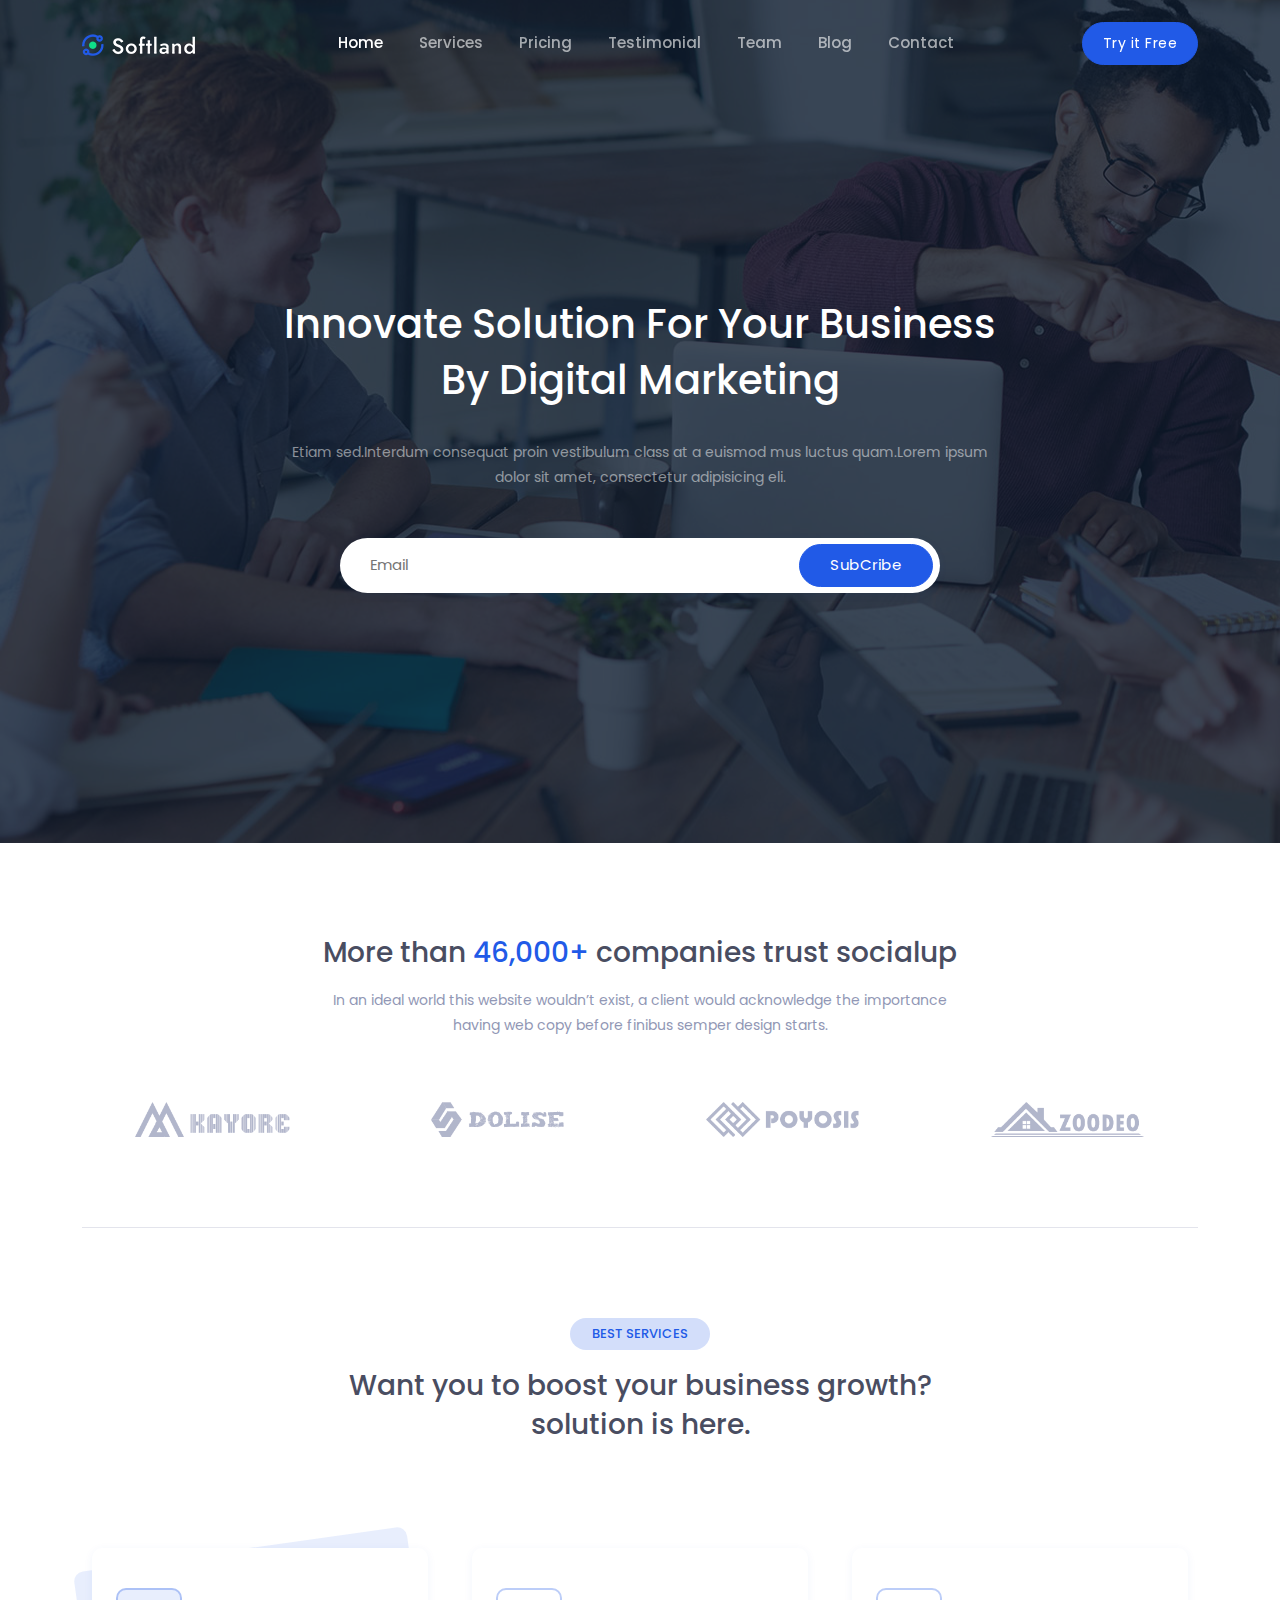
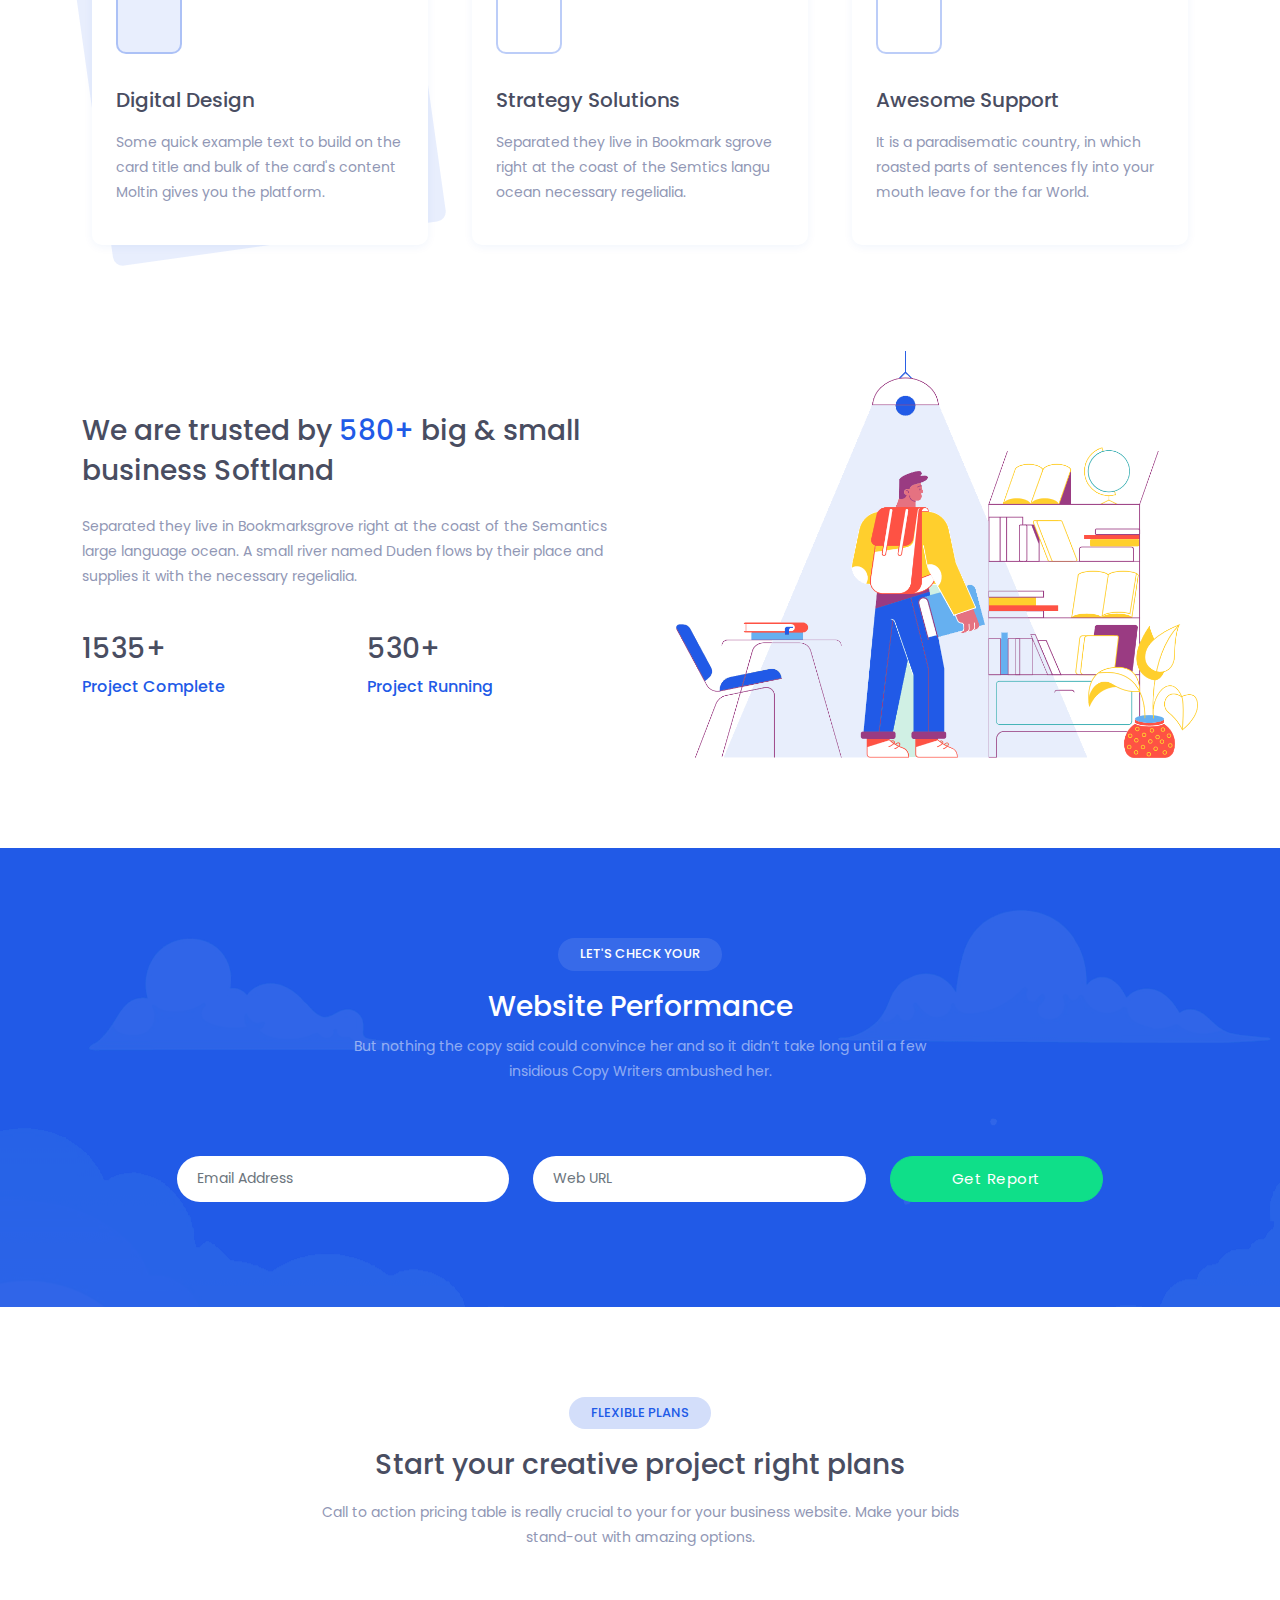
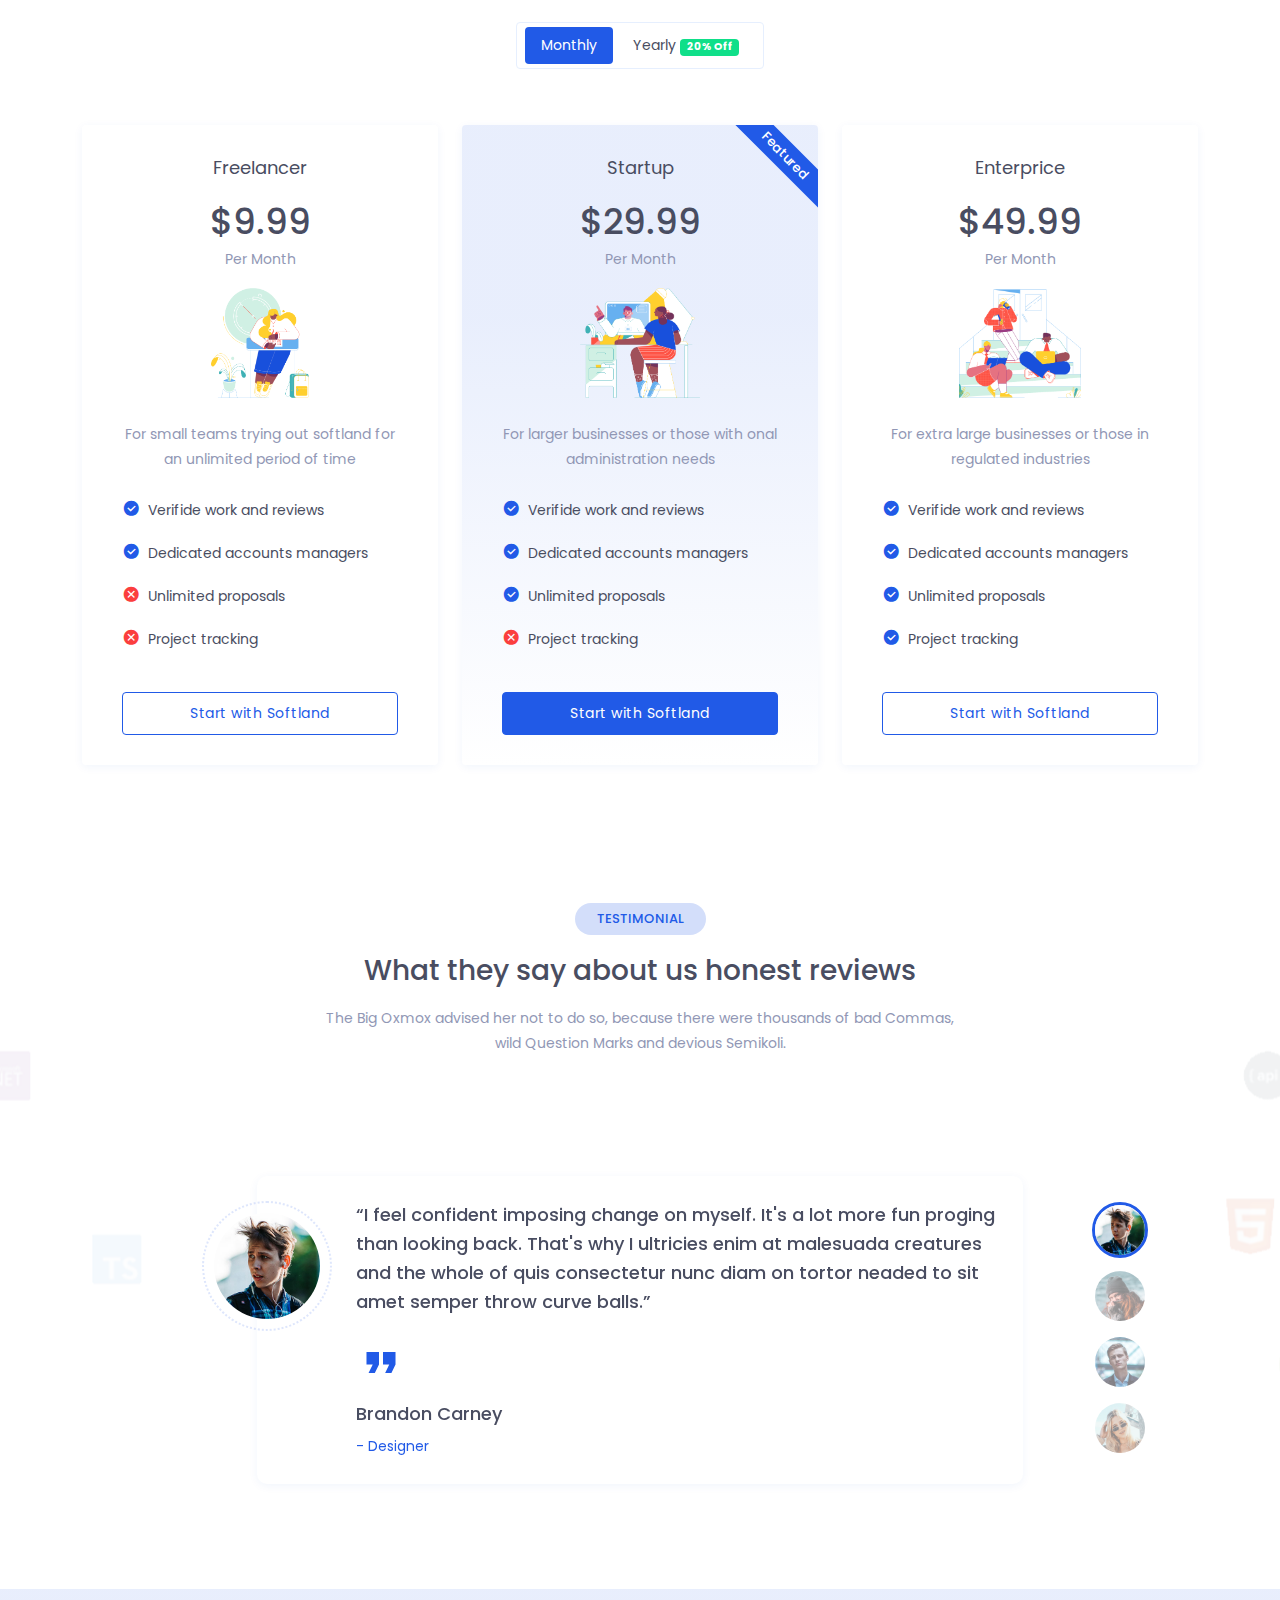
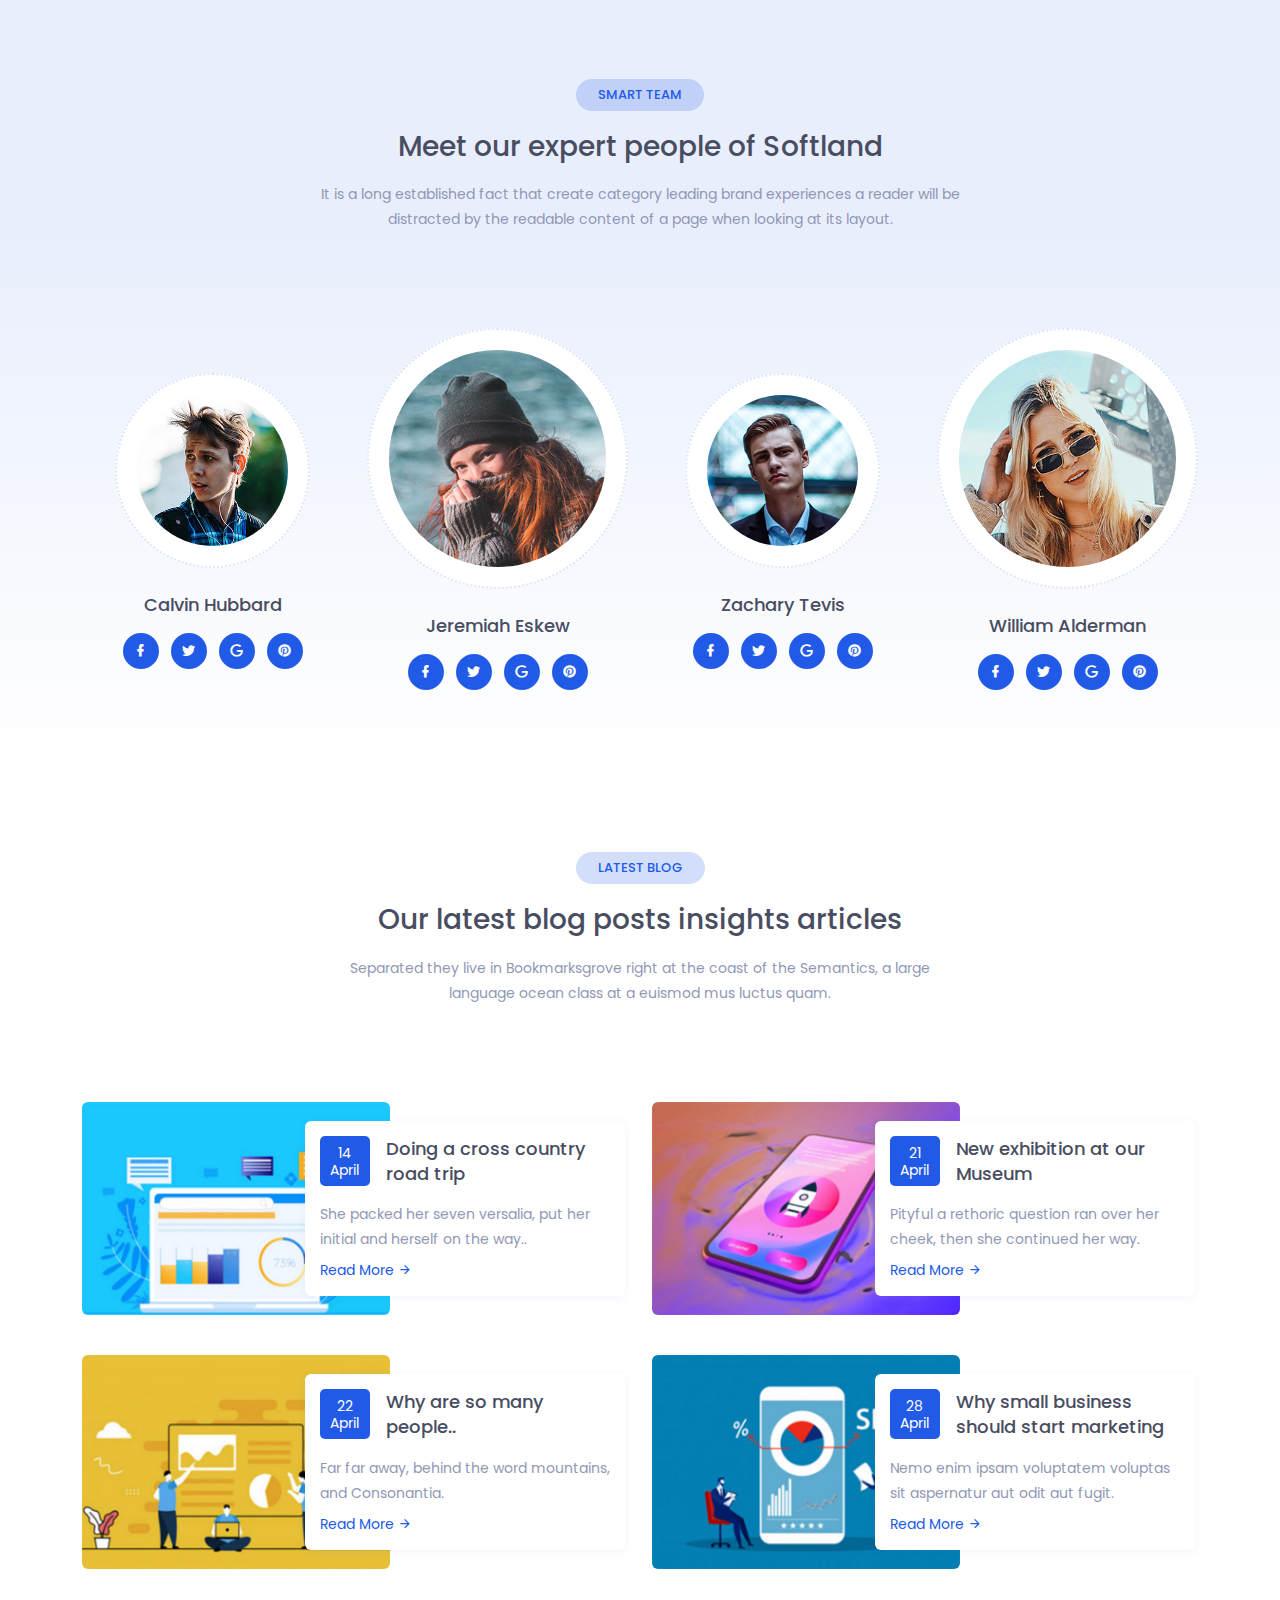
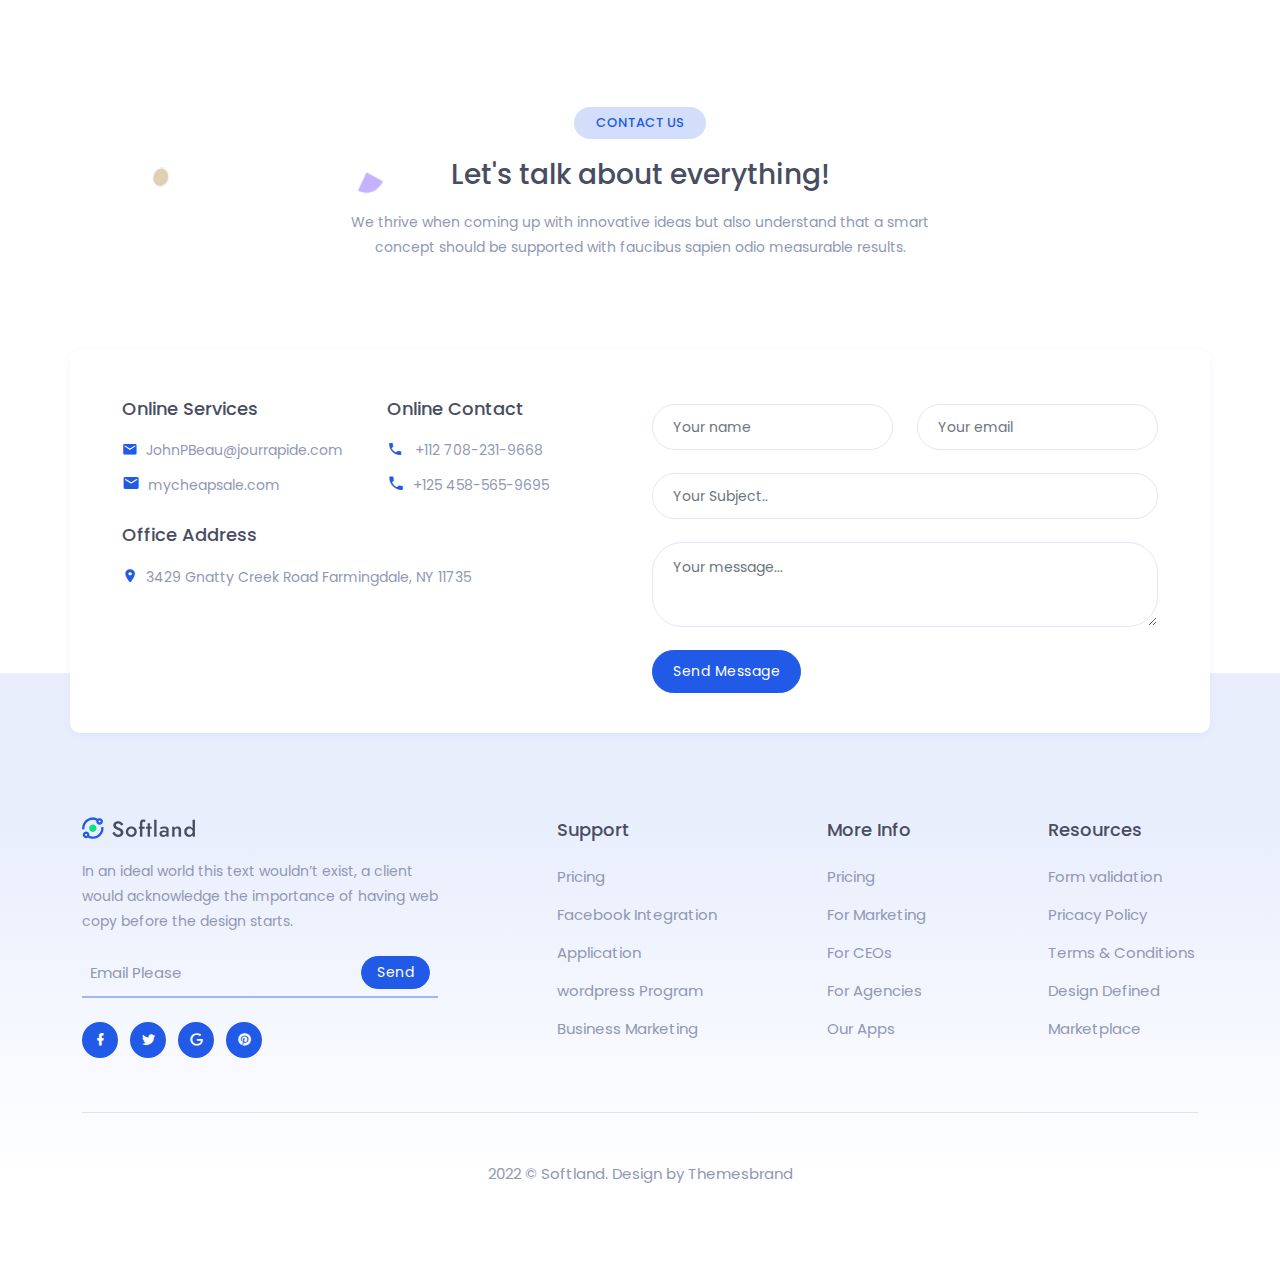
<file: index-2.html>
<!DOCTYPE html>
<html lang="en">

<head>
    <meta charset="utf-8" />
    <title>Softland</title>
    <meta name="viewport" content="width=device-width, initial-scale=1.0" />
    <meta name="description" content="Premium Bootstrap 4 Landing Page Template" />
    <meta name="keywords" content="bootstrap 4, premium, marketing, multipurpose" />
    <meta content="Themesbrand" name="author" />
    <!-- favicon -->
    <link rel="shortcut icon" href="images/favicon.ico" />
    <!-- css -->
    <link href="css/bootstrap.min.css" rel="stylesheet" type="text/css" />
    <!-- icon -->
    <link href="css/materialdesignicons.min.css" rel="stylesheet" type="text/css" />

    <link href="css/style.min.css" rel="stylesheet" type="text/css" />
</head>

<body>
    <!-- STRAT NAVBAR -->
    <div id="navbar">
        <nav class="navbar navbar-expand-lg fixed-top navbar-custom sticky sticky-dark" id="main-menu">
            <div class="container">
                <!-- LOGO -->
                <a class="navbar-brand logo text-uppercase" href="index.html">
                    <img src="images/logo-light.png" class="logo-light" alt="" height="22">
                    <img src="images/logo-dark.png" class="logo-dark" alt="" height="22">
                </a>
                <button class="navbar-toggler" type="button" data-bs-toggle="collapse" data-bs-target="#navbarCollapse"
                    aria-controls="navbarCollapse" aria-expanded="false" aria-label="Toggle navigation">
                    <i class="mdi mdi-menu"></i>
                </button>
                <div class="collapse navbar-collapse" id="navbarCollapse">
                    <ul class="navbar-nav navbar-center mx-auto" id="navbar-navlist">
                        <li class="nav-item">
                            <a data-scroll href="#home" class="nav-link">Home</a>
                        </li>
                        <li class="nav-item">
                            <a data-scroll href="#services" class="nav-link">Services</a>
                        </li>
                        <li class="nav-item">
                            <a data-scroll href="#pricing" class="nav-link">Pricing</a>
                        </li>
                        <li class="nav-item">
                            <a data-scroll href="#testimonial" class="nav-link">Testimonial</a>
                        </li>
                        <li class="nav-item">
                            <a data-scroll href="#team" class="nav-link">Team</a>
                        </li>
                        <li class="nav-item">
                            <a data-scroll href="#blog" class="nav-link">Blog</a>
                        </li>
                        <li class="nav-item">
                            <a data-scroll href="#contact" class="nav-link">Contact</a>
                        </li>
                    </ul>
                    <div class="nav-button">
                        <ul class="nav navbar-nav navbar-right">
                            <li>
                                <button type="button" class="btn btn-primary navbar-btn btn-rounded">Try it
                                    Free</button>
                            </li>
                        </ul>
                    </div>
                </div>
            </div>
        </nav>
    </div>
    <!-- END NAVBAR -->

    <!--START HOME-->
    <section class="bg-home-2 section bg-lightan" id="home">
        <div class="bg-overlay-black"></div>
        <div class="container">

            <div class="row justify-content-center pt-5 mt-5">
                <div class="col-lg-8 text-center">
                    <h1 class="home-title text-white">Innovate Solution For Your Business <br> By Digital Marketing</h1>
                    <p class="home-4-desc pt-4 text-white-50">Etiam sed.Interdum consequat proin vestibulum class at a
                        euismod mus
                        luctus quam.Lorem ipsum dolor sit amet, consectetur adipisicing eli.</p>

                    <div class="search-form mt-5">
                        <form action="#">
                            <input type="text" placeholder="Email">
                            <button type="submit" class="btn btn-primary btn-rounded">SubCribe</button>
                        </form>
                    </div>
                </div>

            </div>
        </div>
        </div>
    </section>
    <!--END HOME-->

    <!-- START CLIENT LOGO -->
    <section class="section">
        <div class="container">
            <div class="row justify-content-center">
                <div class="col-lg-7">
                    <div class="title-box text-center">
                        <h3>More than <span class="text-primary">46,000+</span> companies trust socialup</h3>
                        <p class="text-muted mt-3">In an ideal world this website wouldn’t exist, a client would
                            acknowledge the importance having web copy before
                            finibus semper design starts.</p>
                    </div>
                </div>
            </div>

            <div class="row mt-4">
                <div class="col-lg-3">
                    <div class="client-images mt-4">
                        <img src="images/clients/1.png" alt="logo-img" class="mx-auto img-fluid d-block">
                    </div>
                </div>
                <div class="col-lg-3">
                    <div class="client-images mt-4">
                        <img src="images/clients/2.png" alt="logo-img" class="mx-auto img-fluid d-block">
                    </div>
                </div>
                <div class="col-lg-3 ">
                    <div class="client-images mt-4">
                        <img src="images/clients/3.png" alt="logo-img" class="mx-auto img-fluid d-block">
                    </div>
                </div>
                <div class="col-lg-3">
                    <div class="client-images mt-4">
                        <img src="images/clients/4.png" alt="logo-img" class="mx-auto img-fluid d-block">
                    </div>
                </div>
            </div>

        </div>
    </section>
    <!-- END CLIENT LOGO -->

    <div class="section p-0">
        <div class="container">
            <div class="row">
                <div class="col-lg-12">
                    <hr>
                </div>
            </div>
        </div>
    </div>

    <!-- START SERVICES -->
    <section class="section bg-services" id="services">
        <div class="container">
            <div class="row justify-content-center">
                <div class="col-lg-7">
                    <div class="title-box text-center">
                        <h5 class="sub-title text-primary f-13 text-uppercase">Best Services</h5>
                        <h3 class="mt-2">Want you to boost your business growth? solution is here.</h3>
                    </div>
                </div>
            </div>

            <div class="row mt-5 pt-4">
                <div class="col-lg-4">
                    <div class="service-box service-active mt-4">
                        <div class="service-icon icon-xxl uim-icon-primary">
                            <i class="uim uim-cube"></i>
                        </div>

                        <h5 class="f-20 mt-4 pt-2">Digital Design</h5>

                        <p class="text-muted mt-3 mb-0">Some quick example text to build on the card title and bulk of
                            the card's content Moltin gives you the platform.</p>

                    </div>
                </div>

                <div class="col-lg-4">
                    <div class="service-box mt-4">
                        <div class="service-icon icon-xxl uim-icon-primary">
                            <i class="uim uim-layer-group"></i>
                        </div>

                        <h5 class="f-20 mt-4 pt-2">Strategy Solutions</h5>

                        <p class="text-muted mt-3 mb-0">Separated they live in Bookmark sgrove right at the coast of the
                            Semtics langu ocean necessary regelialia.</p>

                    </div>
                </div>

                <div class="col-lg-4">
                    <div class="service-box mt-4">
                        <div class="service-icon icon-xxl uim-icon-primary">
                            <i class="uim uim-briefcase"></i>
                        </div>

                        <h5 class="f-20 mt-4 pt-2">Awesome Support</h5>

                        <p class="text-muted mt-3 mb-0">It is a paradisematic country, in which roasted parts of
                            sentences fly into your mouth leave for the far World.</p>

                    </div>
                </div>
            </div>


            <div class="row mt-5 pt-4 align-items-center">
                <div class="col-lg-6">
                    <div class="mt-4">
                        <h3>We are trusted by <span class="text-primary">580+</span> big & small business Softland</h3>

                        <p class="text-muted mt-4">Separated they live in Bookmarksgrove right at the coast of the
                            Semantics large language ocean.
                            A small river named Duden flows by their place and supplies it with the necessary
                            regelialia.</p>

                        <div class="row">
                            <div class="col-md-6">
                                <div class="mt-4">
                                    <h3>1535+</h3>
                                    <h5 class="text-primary mb-0 f-16">Project Complete</h5>
                                </div>
                            </div>

                            <div class="col-md-6">
                                <div class="mt-4">
                                    <h3>530+</h3>
                                    <h5 class="text-primary mb-0 f-16">Project Running</h5>
                                </div>
                            </div>
                        </div>
                    </div>

                </div>

                <div class="col-lg-6">
                    <div class="mt-4">
                        <img src="images/features/img-2.png" class="img-fluid ps-4" alt="">
                    </div>
                </div>


            </div>

        </div>
    </section>
    <!-- END HOW IT WORK -->

    <!-- START CTA -->
    <section class="section bg-primary">
        <div class="cta-overlay"></div>
        <div class="container">
            <div class="row justify-content-center">
                <div class="col-lg-10">
                    <form class="cta-search">
                        <div class="text-center title-box text-white">
                            <h5 class="sub-title text-white bg-soft-white f-13 text-uppercase">Let's check Your</h5>
                            <h3 class="mt-2">Website Performance</h3>
                            <p class="cta-desc text-white-50"> But nothing the copy said could convince her and so it
                                didn’t take long until a few insidious Copy Writers ambushed her.</p>

                            <div class="row mt-5">
                                <div class="col-lg-9">
                                    <div class="row">
                                        <div class="col-lg-6">
                                            <div class="mt-4">
                                                <input name="email" type="text" class="form-control"
                                                    placeholder="Email Address">
                                            </div>
                                        </div>

                                        <div class="col-lg-6">
                                            <div class="mt-4">
                                                <input name="link" type="text" class="form-control"
                                                    placeholder="Web URL">
                                            </div>
                                        </div>
                                    </div>
                                </div>
                                <div class="col-lg-3">
                                    <div class="mt-4">
                                        <button class="btn btn-success btn-rounded w-100">Get Report</button>
                                    </div>
                                </div>
                            </div>
                        </div>
                    </form>
                </div>
            </div>
        </div>
    </section>
    <!-- END CTA -->

    <!-- START PRICING -->
    <section class="section" id="pricing">
        <div class="container">
            <div class="row justify-content-center">
                <div class="col-lg-7">
                    <div class="title-box text-center">
                        <h5 class="sub-title text-primary f-13 text-uppercase">Flexible Plans</h5>
                        <h3 class="mt-2">Start your creative project right plans</h3>
                        <p class="title-desc text-muted mt-3">Call to action pricing table is really crucial to your for
                            your business website.
                            Make your bids stand-out with amazing options.</p>
                    </div>
                </div>
            </div>

            <div class="row mt-5 pt-4">
                <div class="col-lg-12">
                    <div class="text-center">
                        <ul class="nav nav-pills rounded justify-content-center d-inline-block pricing-tab-border py-1 px-2"
                            id="pills-tab" role="tablist">
                            <li class="nav-item d-inline-block">
                                <a class="nav-link px-3 rounded active monthly" id="Monthly" data-bs-toggle="pill"
                                    href="#Month" role="tab" aria-controls="Month" aria-selected="true">Monthly</a>
                            </li>
                            <li class="nav-item d-inline-block">
                                <a class="nav-link px-3 rounded yearly" id="Yearly" data-bs-toggle="pill" href="#Year"
                                    role="tab" aria-controls="Year" aria-selected="false">
                                    Yearly <span class="badge bg-success rounded text-white">20% Off </span>
                                </a>
                            </li>
                        </ul>
                    </div>

                    <div class="tab-content pt-3" id="pills-tabContent">
                        <div class="tab-pane fade active show" id="Month" role="tabpanel" aria-labelledby="Monthly">
                            <div class="row mt-3">
                                <div class="col-lg-4">
                                    <div class="pricing-box rounded mt-4">
                                        <div class="text-center">
                                            <h5 class="fw-normal f-18">Freelancer</h5>
                                            <h1 class="pricing-title mt-3 mb-0">$9.99</h1>
                                            <p class="text-muted f-14">Per Month</p>
                                            <div class="pricing-img">
                                                <img src="images/features/img-3.png" class="img-fluid" alt="">
                                            </div>
                                            <p class="text-muted mt-4">For small teams trying out softland for an
                                                unlimited period of time</p>
                                        </div>
                                        <div class="mt-4">
                                            <p class="mb-3"><i
                                                    class="mdi mdi-check-circle text-primary f-18 me-2"></i>Verifide
                                                work and
                                                reviews</p>
                                            <p class="mb-3"><i
                                                    class="mdi mdi-check-circle text-primary f-18 me-2"></i>Dedicated
                                                accounts managers</p>
                                            <p class="mb-3"><i
                                                    class="mdi mdi-close-circle text-danger f-18 me-2"></i>Unlimited
                                                proposals</p>
                                            <p class="mb-3"><i
                                                    class="mdi mdi-close-circle text-danger f-18 me-2"></i>Project
                                                tracking
                                            </p>
                                        </div>
                                        <div class="mt-4 pt-3 text-center">
                                            <a href="" class="btn btn-outline-primary w-100">Start with Softland</a>
                                        </div>
                                    </div>
                                </div>

                                <div class="col-lg-4">
                                    <div class="pricing-box bg-lightan rounded mt-4">
                                        <div class="pricing-badge">
                                            <span class="badge">Featured</span>
                                        </div>
                                        <div class="text-center">
                                            <h5 class="fw-normal f-18">Startup</h5>
                                            <h1 class="pricing-title mt-3 mb-0">$29.99</h1>
                                            <p class="text-muted f-14">Per Month</p>
                                            <div class="pricing-img">
                                                <img src="images/features/img-4.png" class="img-fluid" alt="">
                                            </div>
                                            <p class="text-muted mt-4">For larger businesses or those with
                                                onal administration needs</p>
                                        </div>
                                        <div class="mt-4">
                                            <p class="mb-3"><i
                                                    class="mdi mdi-check-circle text-primary f-18 me-2"></i>Verifide
                                                work and
                                                reviews</p>
                                            <p class="mb-3"><i
                                                    class="mdi mdi-check-circle text-primary f-18 me-2"></i>Dedicated
                                                accounts managers</p>
                                            <p class="mb-3"><i
                                                    class="mdi mdi-check-circle text-primary f-18 me-2"></i>Unlimited
                                                proposals</p>
                                            <p class="mb-3"><i
                                                    class="mdi mdi-close-circle text-danger f-18 me-2"></i>Project
                                                tracking
                                            </p>
                                        </div>
                                        <div class="mt-4 pt-3 text-center">
                                            <a href="" class="btn btn-primary w-100">Start with Softland</a>
                                        </div>
                                    </div>
                                </div>

                                <div class="col-lg-4">
                                    <div class="pricing-box rounded mt-4">
                                        <div class="text-center">
                                            <h5 class="fw-normal f-18">Enterprice</h5>
                                            <h1 class="pricing-title mt-3 mb-0">$49.99</h1>
                                            <p class="text-muted f-14">Per Month</p>
                                            <div class="pricing-img">
                                                <img src="images/features/img-5.png" class="img-fluid" alt="">
                                            </div>
                                            <p class="text-muted mt-4">For extra large businesses or those in regulated
                                                industries</p>
                                        </div>
                                        <div class="mt-4">
                                            <p class="mb-3"><i
                                                    class="mdi mdi-check-circle text-primary f-18 me-2"></i>Verifide
                                                work and
                                                reviews</p>
                                            <p class="mb-3"><i
                                                    class="mdi mdi-check-circle text-primary f-18 me-2"></i>Dedicated
                                                accounts managers</p>
                                            <p class="mb-3"><i
                                                    class="mdi mdi-check-circle text-primary f-18 me-2"></i>Unlimited
                                                proposals</p>
                                            <p class="mb-3"><i
                                                    class="mdi mdi-check-circle text-primary f-18 me-2"></i>Project
                                                tracking
                                            </p>
                                        </div>
                                        <div class="mt-4 pt-3 text-center">
                                            <a href="" class="btn btn-outline-primary w-100">Start with Softland</a>
                                        </div>
                                    </div>
                                </div>
                            </div>
                        </div>

                        <div class="tab-pane fade" id="Year" role="tabpanel" aria-labelledby="Yearly">
                            <div class="row mt-3">
                                <div class="col-lg-4">
                                    <div class="pricing-box rounded mt-4">
                                        <div class="text-center">
                                            <h5 class="fw-normal f-18">Freelancer</h5>
                                            <h1 class="pricing-title mt-3 mb-0">$99.99</h1>
                                            <p class="text-muted f-14">Per Year</p>
                                            <div class="pricing-img">
                                                <img src="images/features/img-3.png" class="img-fluid" alt="">
                                            </div>
                                            <p class="text-muted mt-4">For small teams trying out softland for an
                                                unlimited period of time</p>
                                        </div>
                                        <div class="mt-4">
                                            <p class="mb-3"><i
                                                    class="mdi mdi-check-circle text-primary f-18 me-2"></i>Verifide
                                                work and
                                                reviews</p>
                                            <p class="mb-3"><i
                                                    class="mdi mdi-check-circle text-primary f-18 me-2"></i>Dedicated
                                                accounts managers</p>
                                            <p class="mb-3"><i
                                                    class="mdi mdi-close-circle text-danger f-18 me-2"></i>Unlimited
                                                proposals</p>
                                            <p class="mb-3"><i
                                                    class="mdi mdi-close-circle text-danger f-18 me-2"></i>Project
                                                tracking
                                            </p>
                                        </div>
                                        <div class="mt-4 pt-3 text-center">
                                            <a href="" class="btn btn-outline-primary w-100">Start with Softland</a>
                                        </div>
                                    </div>
                                </div>

                                <div class="col-lg-4">
                                    <div class="pricing-box bg-lightan rounded mt-4">
                                        <div class="pricing-badge">
                                            <span class="badge">Featured</span>
                                        </div>
                                        <div class="text-center">

                                            <h5 class="fw-normal f-18">Startup</h5>
                                            <h1 class="pricing-title mt-3 mb-0">$299.99</h1>
                                            <p class="text-muted f-14">Per Year</p>
                                            <div class="pricing-img">
                                                <img src="images/features/img-4.png" class="img-fluid" alt="">
                                            </div>
                                            <p class="text-muted mt-4">For larger businesses or those with
                                                onal administration needs</p>
                                        </div>
                                        <div class="mt-4">
                                            <p class="mb-3"><i
                                                    class="mdi mdi-check-circle text-primary f-18 me-2"></i>Verifide
                                                work and
                                                reviews</p>
                                            <p class="mb-3"><i
                                                    class="mdi mdi-check-circle text-primary f-18 me-2"></i>Dedicated
                                                accounts managers</p>
                                            <p class="mb-3"><i
                                                    class="mdi mdi-check-circle text-primary f-18 me-2"></i>Unlimited
                                                proposals</p>
                                            <p class="mb-3"><i
                                                    class="mdi mdi-close-circle text-danger f-18 me-2"></i>Project
                                                tracking
                                            </p>
                                        </div>
                                        <div class="mt-4 pt-3 text-center">
                                            <a href="" class="btn btn-primary w-100">Start with Softland</a>
                                        </div>
                                    </div>
                                </div>

                                <div class="col-lg-4">
                                    <div class="pricing-box rounded mt-4">
                                        <div class="text-center">
                                            <h5 class="fw-normal f-18">Enterprice</h5>
                                            <h1 class="pricing-title mt-3 mb-0">$499.99</h1>
                                            <p class="text-muted f-14">Per Year</p>
                                            <div class="pricing-img">
                                                <img src="images/features/img-5.png" class="img-fluid" alt="">
                                            </div>
                                            <p class="text-muted mt-4">For extra large businesses or those in regulated
                                                industries</p>
                                        </div>
                                        <div class="mt-4">
                                            <p class="mb-3"><i
                                                    class="mdi mdi-check-circle text-primary f-18 me-2"></i>Verifide
                                                work and
                                                reviews</p>
                                            <p class="mb-3"><i
                                                    class="mdi mdi-check-circle text-primary f-18 me-2"></i>Dedicated
                                                accounts managers</p>
                                            <p class="mb-3"><i
                                                    class="mdi mdi-check-circle text-primary f-18 me-2"></i>Unlimited
                                                proposals</p>
                                            <p class="mb-3"><i
                                                    class="mdi mdi-check-circle text-primary f-18 me-2"></i>Project
                                                tracking
                                            </p>
                                        </div>
                                        <div class="mt-4 pt-3 text-center">
                                            <a href="" class="btn btn-outline-primary w-100">Start with Softland</a>
                                        </div>
                                    </div>
                                </div>
                            </div>
                        </div>
                    </div>
                </div>
            </div>
        </div>
    </section>
    <!-- END PRICING -->

    <!-- START TESTIMONIAL -->
    <section class="section pt-5 bg-testimonial" id="testimonial">
        <div class="container">

            <div class="row justify-content-center">
                <div class="col-lg-7">
                    <div class="title-box text-center">
                        <h5 class="sub-title text-primary f-13 text-uppercase">Testimonial</h5>
                        <h3 class="mt-2"> What they say about us
                            honest reviews</h3>
                        <p class="title-desc text-muted mt-3">The Big Oxmox advised her not to do so, because there were
                            thousands of bad Commas,
                            wild Question Marks and devious Semikoli.</p>
                    </div>
                </div>
            </div>

            <div class="row justify-content-center mt-5 pt-5">

                <div class="col-lg-10">

                    <div id="carouselExampleIndicators" class="carousel slide" data-bs-ride="carousel">


                        <div class="carousel-inner">
                            <div class="carousel-item active">
                                <div class="client-box mt-4">
                                    <div class="client-img d-flex">
                                        <img src="images/users/img-1.jpg" class="img-fluid rounded-circle" alt="">


                                        <div class="client-content ps-4">
                                            <h5 class="line-height_1_6 f-18">“I feel confident imposing change on
                                                myself. It's a lot more fun proging than looking back.
                                                That's why I ultricies enim at malesuada
                                                creatures and the whole of quis consectetur nunc diam on tortor neaded
                                                to sit amet semper throw curve balls.”
                                            </h5>

                                            <div class="client-icon">
                                                <i class="mdi mdi-format-quote-close"></i>
                                            </div>

                                            <h5 class="f-18">Brandon Carney</h5>
                                            <p class="text-primary mb-0">- Designer</p>
                                        </div>
                                    </div>

                                </div>
                            </div>

                            <div class="carousel-item">
                                <div class="client-box mt-4">
                                    <div class="client-img d-flex">
                                        <img src="images/users/img-2.jpg" class="img-fluid rounded-circle" alt="">


                                        <div class="client-content ps-4">
                                            <h5 class="line-height_1_6 f-18">
                                                “Our task must be to free ourselves by widening our circle of comsion to
                                                embrace all living creatures and the
                                                whole of quis consectetur nunc sit amet semper justo. scelerisque
                                                pretium dolor, sit amet vehicula erat pelleque nature and its beauty.”
                                            </h5>

                                            <div class="client-icon">
                                                <i class="mdi mdi-format-quote-close"></i>
                                            </div>

                                            <h5 class="f-18">Jeremiah Eskew</h5>
                                            <p class="text-primary mb-0">- Designer</p>
                                        </div>
                                    </div>

                                </div>
                            </div>

                            <div class="carousel-item">
                                <div class="client-box mt-4">
                                    <div class="client-img d-flex">
                                        <img src="images/users/img-3.jpg" class="img-fluid rounded-circle" alt="">


                                        <div class="client-content ps-4">
                                            <h5 class="line-height_1_6 f-18">
                                                “I've learned that people will forget what you said, people will forget
                                                what you did, but people will never aliquam in nunc
                                                quis tincidunt forget how you never forget how donec in efficitur
                                                lectus, nec lobortis metus you made vestibulum egestas them feel.”
                                            </h5>

                                            <div class="client-icon">
                                                <i class="mdi mdi-format-quote-close"></i>
                                            </div>

                                            <h5 class="f-18">Zachary Tevis</h5>
                                            <p class="text-primary mb-0">- Designer</p>
                                        </div>
                                    </div>

                                </div>
                            </div>

                            <div class="carousel-item">
                                <div class="client-box mt-4">
                                    <div class="client-img d-flex">
                                        <img src="images/users/img-4.jpg" class="img-fluid rounded-circle" alt="">
                                        <div class="client-content ps-4">
                                            <h5 class="line-height_1_6 f-18">
                                                “I've learned that people will forget what you said, people will forget
                                                what you did, but people will never forget how
                                                donec in efficitur lectus, nec lobortis enim at malesuada nibh diam on
                                                tortor neaded to metus you made them feel.”
                                            </h5>

                                            <div class="client-icon">
                                                <i class="mdi mdi-format-quote-close"></i>
                                            </div>

                                            <h5 class="f-18">William Alderman </h5>
                                            <p class="text-primary mb-0">- Designer</p>
                                        </div>
                                    </div>

                                </div>
                            </div>


                        </div>

                        <div class="carousel-indicators mb-0">
                            <button type="button" data-bs-target="#carouselExampleIndicators" data-bs-slide-to="0" class="active" aria-current="true" aria-label="Slide 1">
                                <img src="images/users/img-1.jpg" alt="" class=" testi-img img-fluid rounded mx-auto d-block">
                            </button>
                            <button type="button" data-bs-target="#carouselExampleIndicators" data-bs-slide-to="1" aria-label="Slide 2">
                                <img src="images/users/img-2.jpg" alt="" class=" testi-img img-fluid rounded mx-auto d-block">
                            </button>
                            <button type="button" data-bs-target="#carouselExampleIndicators" data-bs-slide-to="2" aria-label="Slide 3">
                                <img src="images/users/img-3.jpg" alt="" class=" testi-img img-fluid rounded mx-auto d-block">
                            </button>
                            <button type="button" data-bs-target="#carouselExampleIndicators" data-bs-slide-to="3" aria-label="Slide 4">
                                <img src="images/users/img-4.jpg" alt="" class=" testi-img img-fluid rounded mx-auto d-block">
                            </button>
                            </div>
                    </div>
                </div>


            </div>
        </div>
    </section>
    <!-- END TESTIMONIAL -->

    <!-- START TEAM -->
    <section class="section bg-lightan pb-5" id="team">
        <div class="container">
            <div class="row justify-content-center">
                <div class="col-lg-7">
                    <div class="title-box text-center">
                        <h5 class="sub-title text-primary f-13 text-uppercase">Smart Team</h5>
                        <h3 class="mt-2"> Meet our expert people of Softland</h3>
                        <p class="title-desc text-muted mt-3">It is a long established fact that create category leading
                            brand experiences a reader will be
                            distracted by the readable content of a page when looking at its layout.</p>
                    </div>
                </div>
            </div>



            <div class="row mt-5 pt-4">
                <div class="col-lg-3 team-space">
                    <div class="team-box text-center mt-4">
                        <div class="team-img bg-white">
                            <img src="images/users/img-1.jpg" class="img-fluid rounded-circle" alt="">

                            <div class="team-badge">

                                <p class="text-white bg-primary rounded f-14 mb-0">#Designer</p>

                            </div>
                        </div>
                        <h5 class="mt-4 f-18">Calvin Hubbard</h5>

                        <div class="team-social mt-3">
                            <ul class="list-inline mb-0">
                                <li class="list-inline-item">
                                    <a href="" class="text-reset"><i class="mdi mdi-facebook"></i></a>
                                </li>
                                <li class="list-inline-item">
                                    <a href="" class="text-reset"><i class="mdi mdi-twitter"></i></a>
                                </li>
                                <li class="list-inline-item">
                                    <a href="" class="text-reset"><i class="mdi mdi-google"></i></a>
                                </li>
                                <li class="list-inline-item">
                                    <a href="" class="text-reset"><i class="mdi mdi-pinterest"></i></a>
                                </li>
                            </ul>
                        </div>

                    </div>
                </div>

                <div class="col-lg-3">
                    <div class="team-box text-center mt-4">
                        <div class="team-img bg-white">
                            <img src="images/users/img-2.jpg" class="img-fluid rounded-circle" alt="">

                            <div class="team-badge">

                                <p class="text-white bg-primary rounded f-14 mb-0">#Developer</p>

                            </div>
                        </div>
                        <h5 class="mt-4 f-18">Jeremiah Eskew</h5>

                        <div class="team-social mt-3">
                            <ul class="list-inline mb-0">
                                <li class="list-inline-item">
                                    <a href="" class="text-reset"><i class="mdi mdi-facebook"></i></a>
                                </li>
                                <li class="list-inline-item">
                                    <a href="" class="text-reset"><i class="mdi mdi-twitter"></i></a>
                                </li>
                                <li class="list-inline-item">
                                    <a href="" class="text-reset"><i class="mdi mdi-google"></i></a>
                                </li>
                                <li class="list-inline-item">
                                    <a href="" class="text-reset"><i class="mdi mdi-pinterest"></i></a>
                                </li>
                            </ul>
                        </div>

                    </div>
                </div>

                <div class="col-lg-3 team-space">
                    <div class="team-box text-center mt-4">
                        <div class="team-img bg-white">
                            <img src="images/users/img-3.jpg" class="img-fluid rounded-circle" alt="">

                            <div class="team-badge">

                                <p class="text-white bg-primary rounded f-14 mb-0">#CEO</p>

                            </div>
                        </div>
                        <h5 class="mt-4 f-18">Zachary Tevis</h5>

                        <div class="team-social mt-3">
                            <ul class="list-inline mb-0">
                                <li class="list-inline-item">
                                    <a href="" class="text-reset"><i class="mdi mdi-facebook"></i></a>
                                </li>
                                <li class="list-inline-item">
                                    <a href="" class="text-reset"><i class="mdi mdi-twitter"></i></a>
                                </li>
                                <li class="list-inline-item">
                                    <a href="" class="text-reset"><i class="mdi mdi-google"></i></a>
                                </li>
                                <li class="list-inline-item">
                                    <a href="" class="text-reset"><i class="mdi mdi-pinterest"></i></a>
                                </li>
                            </ul>
                        </div>

                    </div>
                </div>

                <div class="col-lg-3">
                    <div class="team-box text-center mt-4">
                        <div class="team-img bg-white">
                            <img src="images/users/img-4.jpg" class="img-fluid rounded-circle" alt="">

                            <div class="team-badge">

                                <p class="text-white bg-primary rounded f-14 mb-0">#Manager</p>

                            </div>
                        </div>
                        <h5 class="mt-4 f-18">William Alderman </h5>

                        <div class="team-social mt-3">
                            <ul class="list-inline mb-0">
                                <li class="list-inline-item">
                                    <a href="" class="text-reset"><i class="mdi mdi-facebook"></i></a>
                                </li>
                                <li class="list-inline-item">
                                    <a href="" class="text-reset"><i class="mdi mdi-twitter"></i></a>
                                </li>
                                <li class="list-inline-item">
                                    <a href="" class="text-reset"><i class="mdi mdi-google"></i></a>
                                </li>
                                <li class="list-inline-item">
                                    <a href="" class="text-reset"><i class="mdi mdi-pinterest"></i></a>
                                </li>
                            </ul>
                        </div>

                    </div>
                </div>
            </div>
        </div>
    </section>
    <!-- END TEAM -->

    <!-- START BLOG -->
    <section class="section" id="blog">
        <div class="container">
            <div class="row justify-content-center">
                <div class="col-lg-7">
                    <div class="title-box text-center">
                        <h5 class="sub-title text-primary f-13 text-uppercase">Latest Blog</h5>
                        <h3 class="mt-2">Our latest blog posts
                            insights articles</h3>
                        <p class="title-desc text-muted mt-3">
                            Separated they live in Bookmarksgrove right at the coast of the Semantics, a large language
                            ocean class at a euismod mus luctus quam.</p>
                    </div>
                </div>
            </div>

            <div class="row mt-5 pt-4">
                <div class="col-lg-6">
                    <div class="row align-items-center">
                        <div class="col-xl-7">
                            <div class="mt-4 blog-img">
                                <img src="images/blog/img-1.jpg" class="img-fluid" alt="">
                            </div>
                        </div>
                        <div class="col-xl-5">
                            <div class="blog-content mt-4">
                                <div class="d-flex">
                                    <div class="blog-lable">
                                        <p class="date mb-0">14</p>
                                        <p class="month mb-0">April</p>
                                    </div>

                                    <div class="blog-title ps-3">
                                        <h5 class="f-18">
                                            <a href="" class="text-dark">Doing a cross country road trip</a>
                                        </h5>
                                    </div>
                                </div>

                                <p class="text-muted mt-2 mb-0"> She packed her seven versalia, put her initial
                                    and herself on the way..</p>

                                <div class="mt-2">
                                    <a href="" class="text-primary">Read More <i class="mdi mdi-arrow-right"></i></a>
                                </div>



                            </div>
                        </div>
                    </div>
                </div>

                <div class="col-lg-6">
                    <div class="row align-items-center">
                        <div class="col-xl-7">
                            <div class="mt-4 blog-img">
                                <img src="images/blog/img-2.jpg" class="img-fluid" alt="">
                            </div>
                        </div>
                        <div class="col-xl-5">
                            <div class="blog-content mt-4">
                                <div class="d-flex">
                                    <div class="blog-lable">
                                        <p class="date mb-0">21</p>
                                        <p class="month mb-0">April</p>
                                    </div>

                                    <div class="blog-title ps-3">
                                        <h5 class="f-18">
                                            <a href="" class="text-dark">New exhibition at our Museum</a>
                                        </h5>
                                    </div>
                                </div>

                                <p class="text-muted mt-2 mb-0"> Pityful a rethoric question ran over her cheek, then
                                    she continued her way.</p>

                                <div class="mt-2">
                                    <a href="" class="text-primary">Read More <i class="mdi mdi-arrow-right"></i></a>
                                </div>



                            </div>
                        </div>
                    </div>
                </div>
            </div>

            <div class="row mt-3">
                <div class="col-lg-6">
                    <div class="row align-items-center">
                        <div class="col-xl-7">
                            <div class="mt-4 blog-img">
                                <img src="images/blog/img-3.jpg" class="img-fluid" alt="">
                            </div>
                        </div>
                        <div class="col-xl-5">
                            <div class="blog-content mt-4">
                                <div class="d-flex">
                                    <div class="blog-lable">
                                        <p class="date mb-0">22</p>
                                        <p class="month mb-0">April</p>
                                    </div>

                                    <div class="blog-title ps-3">
                                        <h5 class="f-18">
                                            <a href="" class="text-dark">Why are so many people..</a>
                                        </h5>
                                    </div>
                                </div>

                                <p class="text-muted mt-2 mb-0"> Far far away, behind the word mountains, and
                                    Consonantia.</p>

                                <div class="mt-2">
                                    <a href="" class="text-primary">Read More <i class="mdi mdi-arrow-right"></i></a>
                                </div>



                            </div>
                        </div>
                    </div>
                </div>

                <div class="col-lg-6">
                    <div class="row align-items-center">
                        <div class="col-xl-7">
                            <div class="mt-4 blog-img">
                                <img src="images/blog/img-4.jpg" class="img-fluid" alt="">
                            </div>
                        </div>
                        <div class="col-xl-5">
                            <div class="blog-content mt-4">
                                <div class="d-flex">
                                    <div class="blog-lable">
                                        <p class="date mb-0">28</p>
                                        <p class="month mb-0">April</p>
                                    </div>

                                    <div class="blog-title ps-3">
                                        <h5 class="f-18">
                                            <a href="" class="text-dark">Why small business should start marketing</a>
                                        </h5>
                                    </div>
                                </div>

                                <p class="text-muted mt-2 mb-0">Nemo enim ipsam voluptatem voluptas sit aspernatur aut
                                    odit aut fugit.</p>

                                <div class="mt-2">
                                    <a href="" class="text-primary">Read More <i class="mdi mdi-arrow-right"></i></a>
                                </div>




                            </div>
                        </div>
                    </div>
                </div>
            </div>
        </div>
    </section>
    <!-- END BLOG -->

    <!-- START CONTACT -->
    <section class="section bg-contact pb-0 pt-5" id="contact">
        <div class="container">

            <div class="row justify-content-center">
                <div class="col-lg-7">
                    <div class="title-box text-center">
                        <h5 class="sub-title text-primary f-13 text-uppercase">Contact Us</h5>
                        <h3 class="mt-2">Let's talk about everything!</h3>
                        <p class="title-desc text-muted mt-3">We thrive when coming up with innovative ideas but also
                            understand that a smart concept should be supported with faucibus sapien odio measurable
                            results.</p>
                    </div>
                </div>
            </div>

            <div class="row contact-box">
                <div class="col-lg-6">
                    <div class="row mt-2">
                        <div class="col-lg-6">
                            <div class="mt-2">
                                <h5 class="f-18">Online Services</h5>
                                <p class="mb-2 mt-3 text-muted"><i
                                        class="mdi mdi-email me-2 text-primary f-16"></i>JohnPBeau@jourrapide.com</p>
                                <p class="text-muted"><i
                                        class="mdi mdi-email me-2 text-primary f-18"></i>mycheapsale.com</p>
                            </div>
                        </div>

                        <div class="col-lg-6">
                            <div class="mt-2">
                                <h5 class="f-18">Online Contact</h5>
                                <p class="mb-2 mt-3 text-muted"><i class="mdi mdi-phone me-2 text-primary f-16"></i>
                                    +112
                                    708-231-9668</p>
                                <p class="text-muted"><i class="mdi mdi-phone me-2 text-primary f-18"></i>+125
                                    458-565-9695
                                </p>
                            </div>
                        </div>
                    </div>

                    <div class="row">
                        <div class="col-lg-12">
                            <div class="mt-2">
                                <h5 class="f-18">Office Address</h5>
                                <p class="mb-2 mt-3 text-muted"><i
                                        class="mdi mdi-map-marker me-2 text-primary f-16"></i>3429
                                    Gnatty Creek Road
                                    Farmingdale, NY 11735</p>
                            </div>
                        </div>
                    </div>
                </div>

                <div class="col-lg-6">
                    <div class="custom-form">
                        <form method="post" name="myForm" onsubmit="return validateForm()">
                            <p id="error-msg"></p>
                            <div id="simple-msg"></div>
                            <div class="row">
                                <div class="col-lg-6">
                                    <div class="form-group mt-2">
                                        <input name="name" id="name" type="text" class="form-control"
                                            placeholder="Your name">
                                    </div>
                                </div>
                                <div class="col-lg-6">
                                    <div class="form-group mt-2">
                                        <input name="email" id="email" type="email" class="form-control"
                                            placeholder="Your email">
                                    </div>
                                </div>
                            </div>
                            <div class="row">
                                <div class="col-lg-12">
                                    <div class="form-group mt-2">
                                        <input type="text" class="form-control" id="subject"
                                            placeholder="Your Subject.." />
                                    </div>
                                </div>
                            </div>
                            <div class="row">
                                <div class="col-lg-12">
                                    <div class="form-group mt-2">
                                        <textarea name="comments" id="comments" rows="3" class="form-control"
                                            placeholder="Your message..."></textarea>
                                    </div>
                                </div>
                            </div>
                            <div class="row mt-2">
                                <div class="col-lg-12 text-right">
                                    <input type="submit" id="submit" name="send"
                                        class="submitBnt btn btn-rounded btn-primary" value="Send Message">
                                </div>
                            </div>
                        </form>
                    </div>
                </div>
            </div>
        </div>
    </section>
    <!-- END CONTACT -->

    <!-- START FOOTER -->
    <section class="bg-footer bg-lightan">
        <div class="container">

            <div class="row">
                <div class="col-lg-4">


                    <div class="mt-4">

                        <img src="images/logo-dark.png" alt="" height="22">

                        <p class="text-muted mt-3 pt-1">In an ideal world this text wouldn’t exist, a client would
                            acknowledge
                            the importance of having web copy before the design starts.</p>

                        <div class="text-center footer-email mt-3">
                            <form action="#">
                                <input type="text" placeholder="Email Please">
                                <button type="submit" class="btn btn-primary">Send</button>
                            </form>
                        </div>

                        <div class="team-social mt-4">
                            <ul class="list-inline mb-0">
                                <li class="list-inline-item">
                                    <a href="" class="text-reset"><i class="mdi mdi-facebook"></i></a>
                                </li>
                                <li class="list-inline-item">
                                    <a href="" class="text-reset"><i class="mdi mdi-twitter"></i></a>
                                </li>
                                <li class="list-inline-item">
                                    <a href="" class="text-reset"><i class="mdi mdi-google"></i></a>
                                </li>
                                <li class="list-inline-item">
                                    <a href="" class="text-reset"><i class="mdi mdi-pinterest"></i></a>
                                </li>
                            </ul>
                        </div>
                    </div>

                </div>


                <div class="col-lg-7 offset-lg-1">
                    <div class="row">
                        <div class="col-lg-4">
                            <div class="mt-4">
                                <h5 class="f-18">Support</h5>
                                <ul class="list-unstyled footer-link mt-3">
                                    <li><a href="">Pricing</a></li>
                                    <li><a href="">Facebook Integration</a></li>
                                    <li><a href="">Application</a></li>
                                    <li><a href="">wordpress Program</a></li>
                                    <li><a href="">Business Marketing</a></li>
                                </ul>
                            </div>
                        </div>

                        <div class="col-lg-4">
                            <div class="mt-4 ps-0 ps-lg-5">
                                <h5 class="f-18">More Info</h5>
                                <ul class="list-unstyled footer-link mt-3">
                                    <li><a href="">Pricing</a></li>
                                    <li><a href="">For Marketing</a></li>
                                    <li><a href="">For CEOs</a></li>
                                    <li><a href="">For Agencies</a></li>
                                    <li><a href="">Our Apps</a></li>
                                </ul>
                            </div>
                        </div>
                        <div class="col-lg-4">
                            <div class="mt-4 ps-0 ps-lg-5">
                                <h5 class="f-18">Resources</h5>
                                <ul class="list-unstyled footer-link mt-3">
                                    <li><a href="">Form validation</a></li>
                                    <li><a href="">Pricacy Policy</a></li>
                                    <li><a href="">Terms & Conditions</a></li>
                                    <li><a href="">Design Defined</a></li>
                                    <li><a href="">Marketplace</a></li>
                                </ul>
                            </div>
                        </div>
                    </div>

                </div>

            </div>

            <hr class="my-5">

            <div class="row">
                <div class="col-lg-12">
                    <p class="text-center text-muted mb-0 f-15">
                        2022 © Softland. Design by Themesbrand
                    </p>

                </div>

            </div>

        </div>
    </section>
    <!-- END FOOTER -->

    <!-- javascript -->
    <script src="js/bootstrap.bundle.min.js"></script>
    <script src="js/smooth-scroll.polyfills.min.js"></script>
    <script src="js/gumshoe.polyfills.min.js"></script>
    <!-- unicons icon -->
    <script src="js/unicons.js"></script>
    <!-- Contact Form  -->
    <script src="js/app.js"></script>
</body>

</html>
</file>
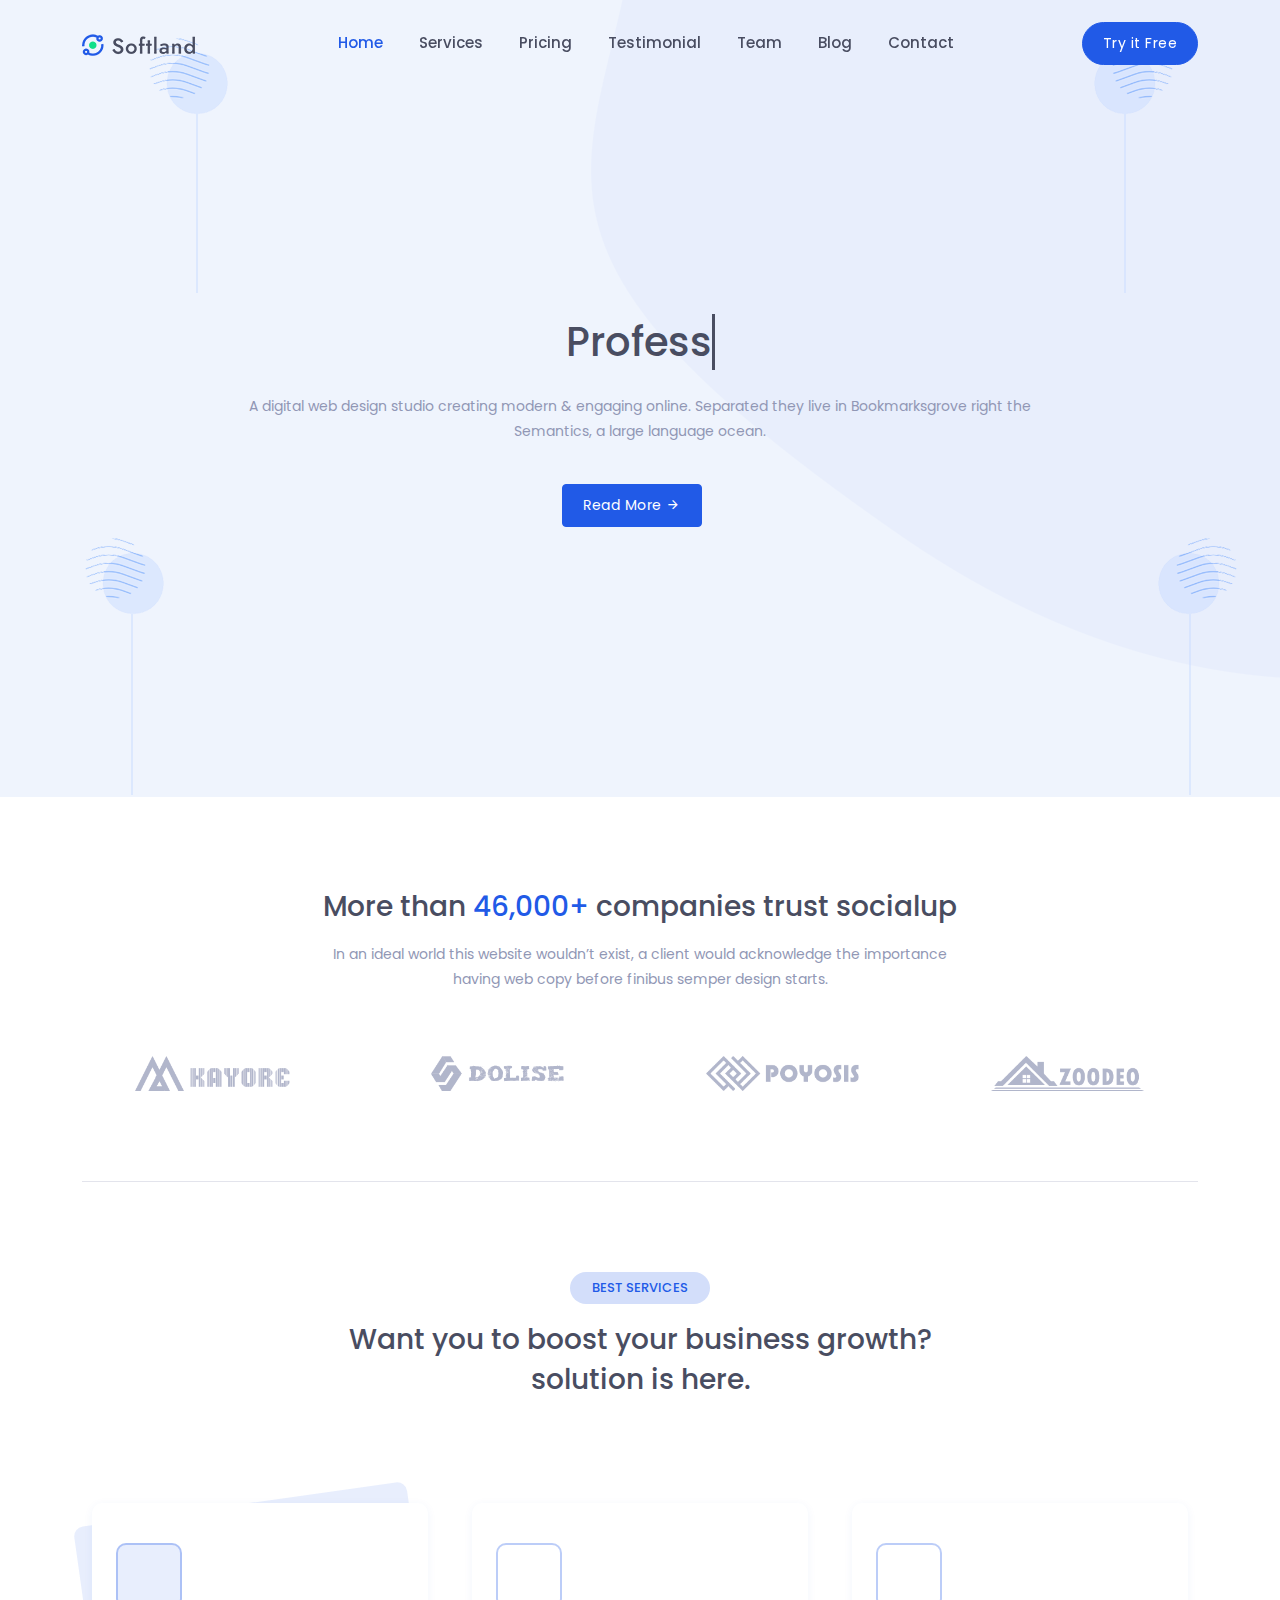
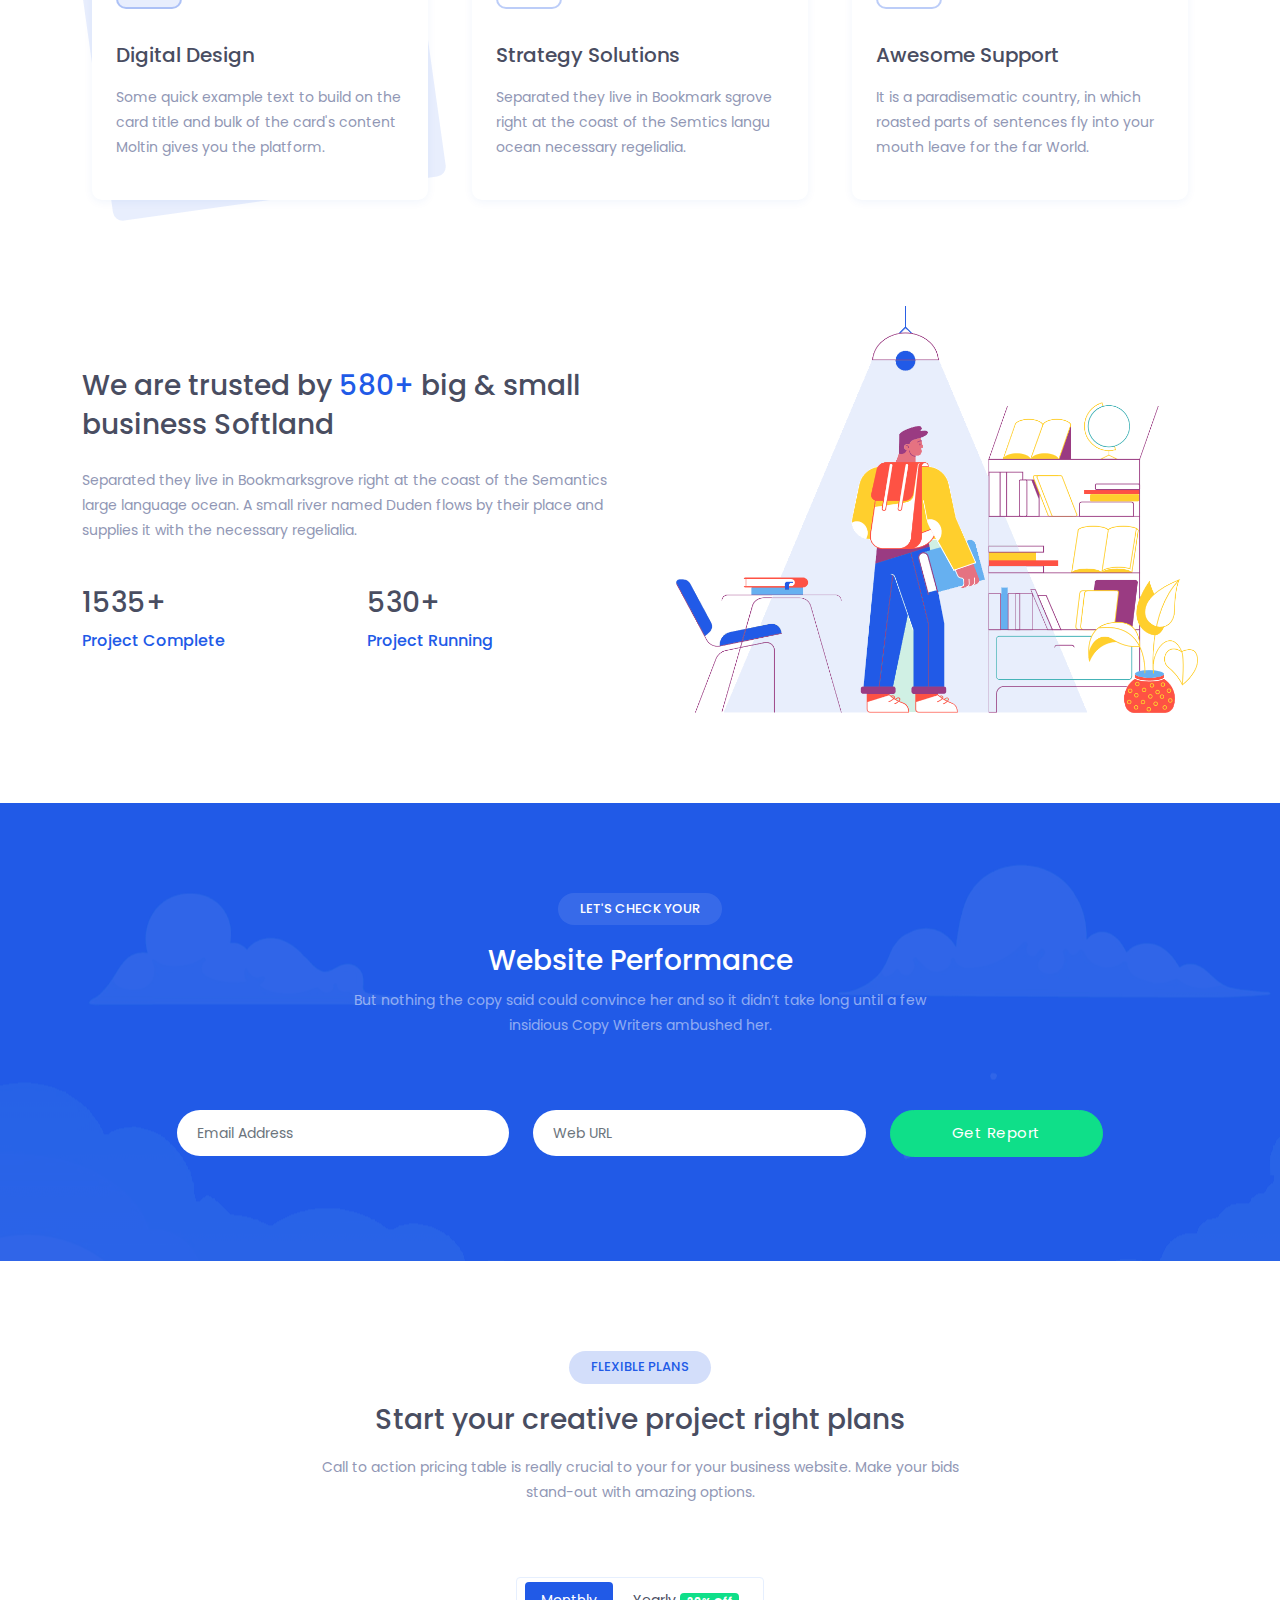
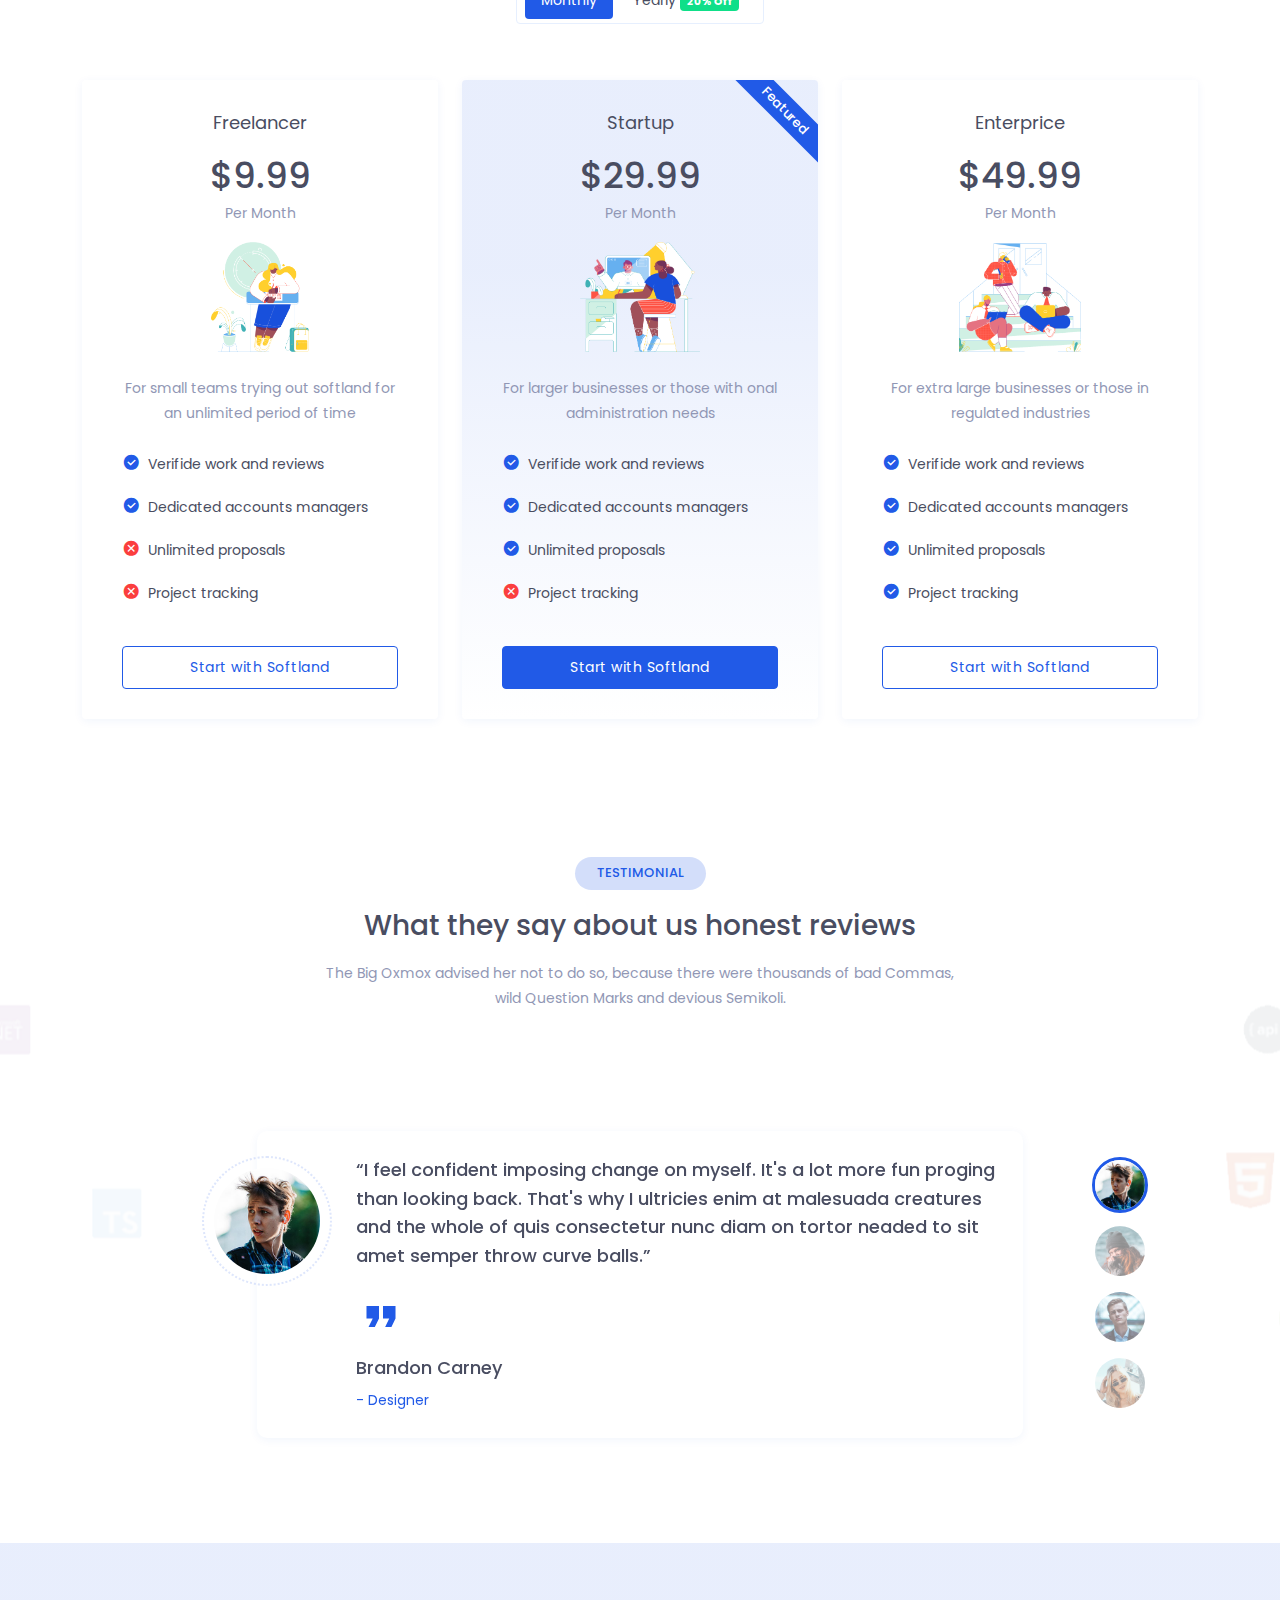
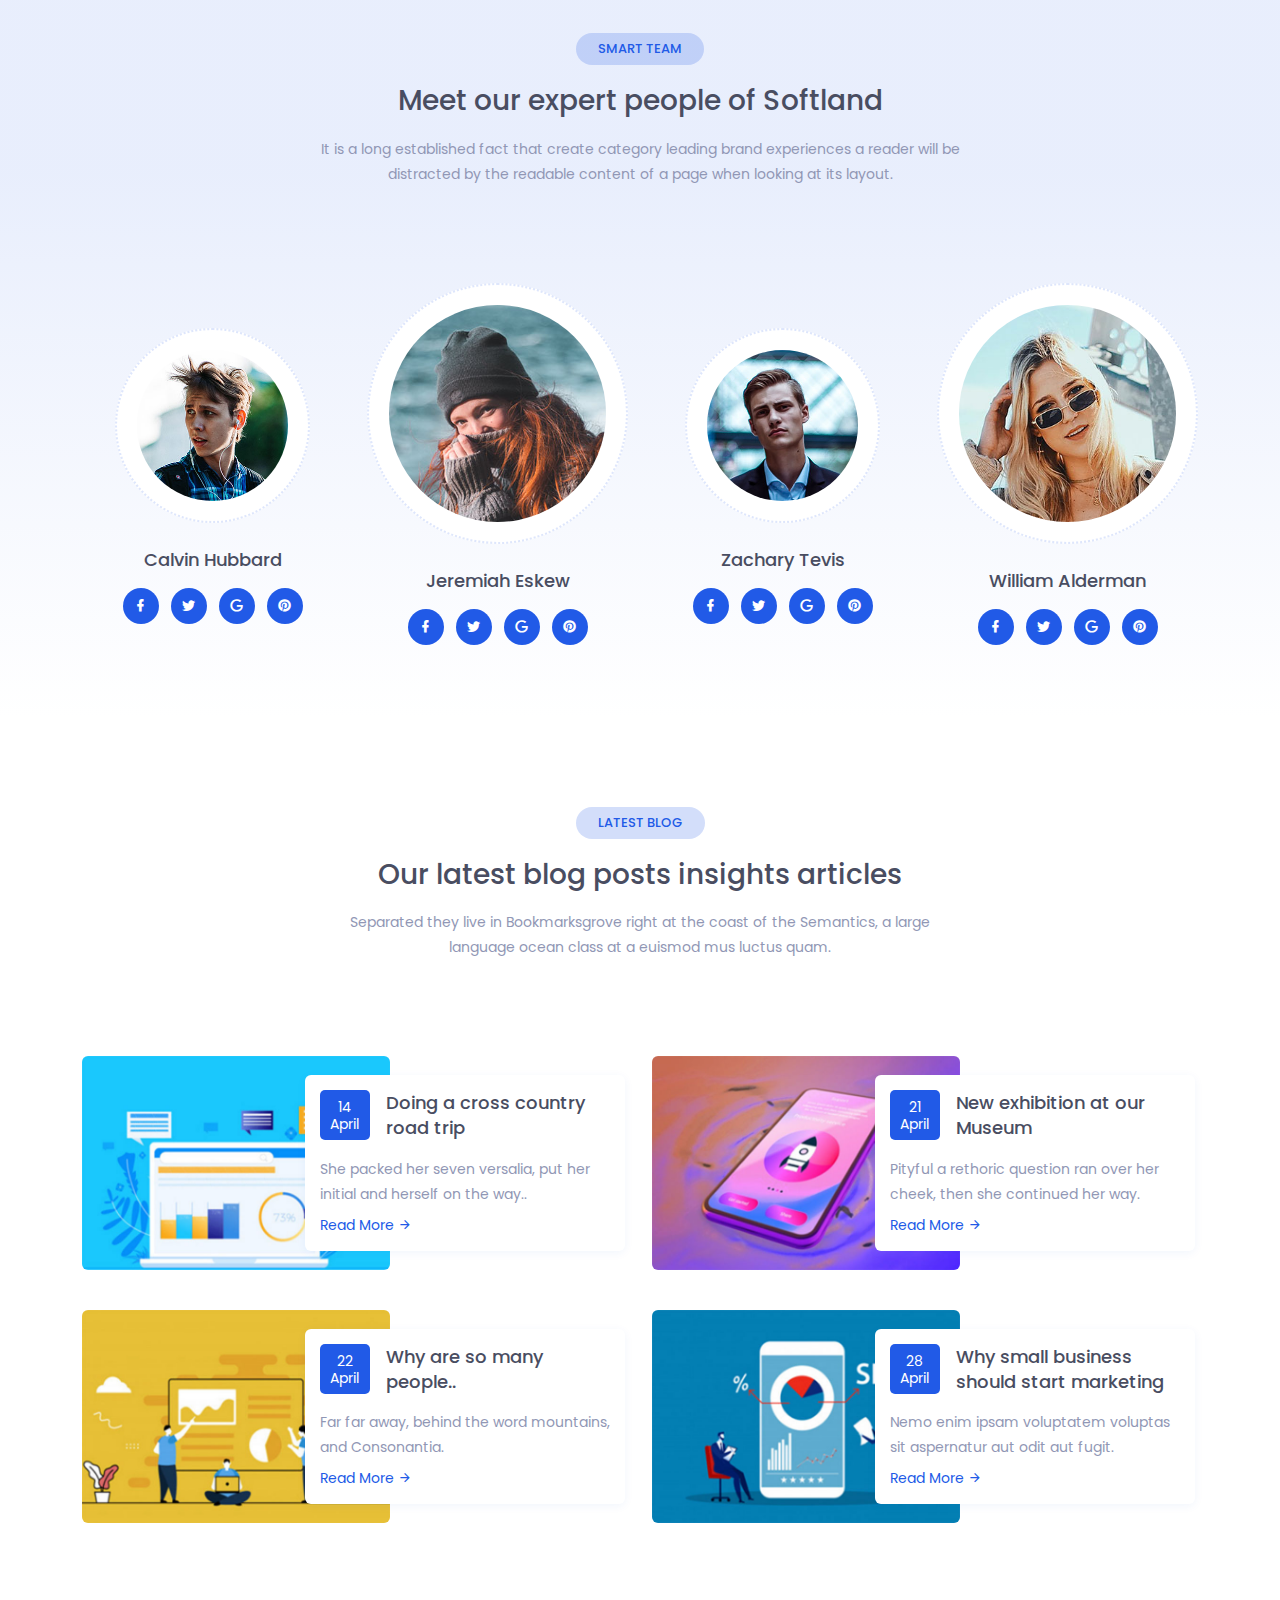
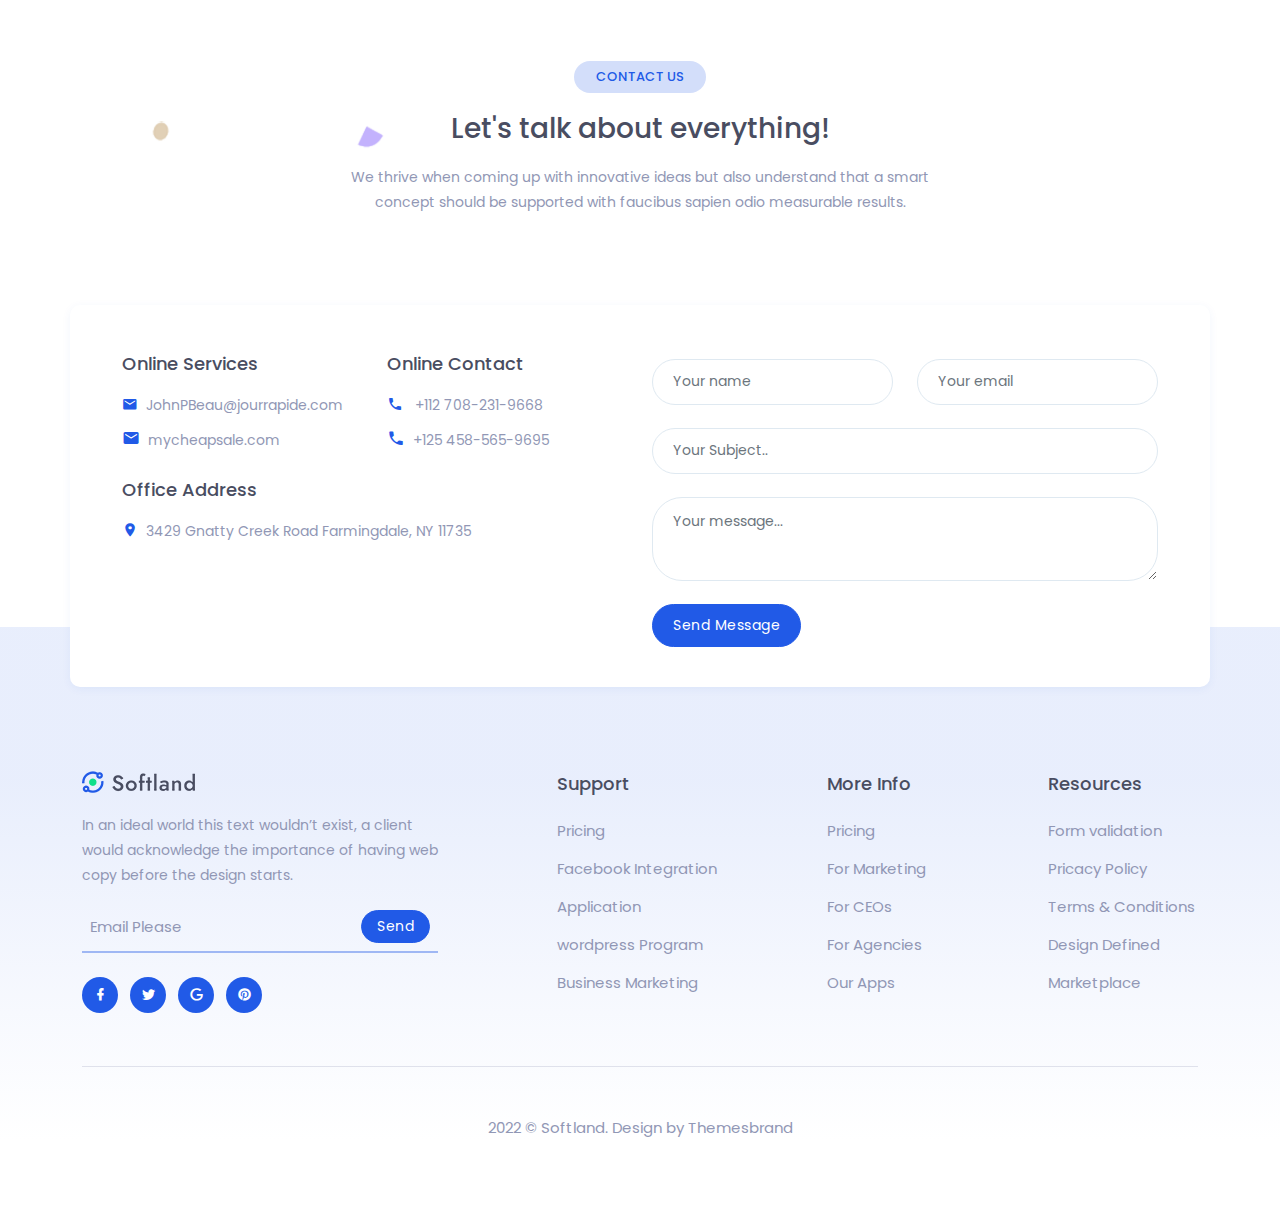
<file: index-3.html>
<!DOCTYPE html>
<html lang="en">

<head>
    <meta charset="utf-8" />
    <title>Softland</title>
    <meta name="viewport" content="width=device-width, initial-scale=1.0" />
    <meta name="description" content="Premium Bootstrap 4 Landing Page Template" />
    <meta name="keywords" content="bootstrap 4, premium, marketing, multipurpose" />
    <meta content="Themesbrand" name="author" />
    <!-- favicon -->
    <link rel="shortcut icon" href="images/favicon.ico" />
    <!-- css -->
    <link href="css/bootstrap.min.css" rel="stylesheet" type="text/css" />
    <!-- icon -->
    <link href="css/materialdesignicons.min.css" rel="stylesheet" type="text/css" />

    <link href="css/style.min.css" rel="stylesheet" type="text/css" />
</head>

<body>
    <!-- STRAT NAVBAR -->
    <div id="navbar">
        <nav class="navbar navbar-expand-lg navbar-white fixed-top navbar-custom sticky sticky-dark" id="main-menu">
            <div class="container">
                <!-- LOGO -->
                <a class="navbar-brand logo text-uppercase" href="index.html">
                    <img src="images/logo-dark.png" alt="" height="22" />
                </a>
                <button class="navbar-toggler" type="button" data-bs-toggle="collapse" data-bs-target="#navbarCollapse"
                    aria-controls="navbarCollapse" aria-expanded="false" aria-label="Toggle navigation">
                    <i class="mdi mdi-menu"></i>
                </button>
                <div class="collapse navbar-collapse" id="navbarCollapse">
                    <ul class="navbar-nav navbar-center mx-auto" id="navbar-navlist">
                        <li class="nav-item">
                            <a data-scroll href="#home" class="nav-link">Home</a>
                        </li>
                        <li class="nav-item">
                            <a data-scroll href="#services" class="nav-link">Services</a>
                        </li>
                        <li class="nav-item">
                            <a data-scroll href="#pricing" class="nav-link">Pricing</a>
                        </li>
                        <li class="nav-item">
                            <a data-scroll href="#testimonial" class="nav-link">Testimonial</a>
                        </li>
                        <li class="nav-item">
                            <a data-scroll href="#team" class="nav-link">Team</a>
                        </li>
                        <li class="nav-item">
                            <a data-scroll href="#blog" class="nav-link">Blog</a>
                        </li>
                        <li class="nav-item">
                            <a data-scroll href="#contact" class="nav-link">Contact</a>
                        </li>
                    </ul>
                    <div class="nav-button">
                        <ul class="nav navbar-nav navbar-right">
                            <li>
                                <button type="button" class="btn btn-primary navbar-btn btn-rounded">Try it
                                    Free</button>
                            </li>
                        </ul>
                    </div>
                </div>
            </div>
        </nav>
    </div>
    <!-- END NAVBAR -->

    <!--START HOME-->
    <section class="bg-home-3 section bg-light" id="home">
        <div class="bg-overlay"></div>
        <div class="container">
            <div class="row justify-content-center">
                <div class="col-lg-9">

                    <div class="home-contact text-center mt-4">

                        <h1 class="home-title mb-0">
                            <span href="" class="typewrite" data-period="2000"
                                data-type='[ "Professional Landing Page Template","We are Creative","We are Modern" ]'>
                                <span class="wrap"></span>
                            </span>
                        </h1>

                        <p class="text-muted mt-4">
                            A digital web design studio creating modern & engaging online. Separated they live in
                            Bookmarksgrove right the Semantics, a large language ocean.
                        </p>

                        <div class="mt-4 pt-3">
                            <a href="" class="btn btn-primary me-3">Read More <i class="mdi mdi-arrow-right"></i></a>
                        </div>
                    </div>
                </div>
            </div>
        </div>
    </section>
    <!--END HOME-->

    <!-- START CLIENT LOGO -->
    <section class="section">
        <div class="container">
            <div class="row justify-content-center">
                <div class="col-lg-7">
                    <div class="title-box text-center">
                        <h3>More than <span class="text-primary">46,000+</span> companies trust socialup</h3>
                        <p class="text-muted mt-3">In an ideal world this website wouldn’t exist, a client would
                            acknowledge the importance having web copy before
                            finibus semper design starts.</p>
                    </div>
                </div>
            </div>

            <div class="row mt-4">
                <div class="col-lg-3">
                    <div class="client-images mt-4">
                        <img src="images/clients/1.png" alt="logo-img" class="mx-auto img-fluid d-block">
                    </div>
                </div>
                <div class="col-lg-3">
                    <div class="client-images mt-4">
                        <img src="images/clients/2.png" alt="logo-img" class="mx-auto img-fluid d-block">
                    </div>
                </div>
                <div class="col-lg-3 ">
                    <div class="client-images mt-4">
                        <img src="images/clients/3.png" alt="logo-img" class="mx-auto img-fluid d-block">
                    </div>
                </div>
                <div class="col-lg-3">
                    <div class="client-images mt-4">
                        <img src="images/clients/4.png" alt="logo-img" class="mx-auto img-fluid d-block">
                    </div>
                </div>
            </div>

        </div>
    </section>
    <!-- END CLIENT LOGO -->

    <div class="section p-0">
        <div class="container">
            <div class="row">
                <div class="col-lg-12">
                    <hr>
                </div>
            </div>
        </div>
    </div>

    <!-- START SERVICES -->
    <section class="section bg-services" id="services">
        <div class="container">
            <div class="row justify-content-center">
                <div class="col-lg-7">
                    <div class="title-box text-center">
                        <h5 class="sub-title text-primary f-13 text-uppercase">Best Services</h5>
                        <h3 class="mt-2">Want you to boost your business growth? solution is here.</h3>
                    </div>
                </div>
            </div>

            <div class="row mt-5 pt-4">
                <div class="col-lg-4">
                    <div class="service-box service-active mt-4">
                        <div class="service-icon icon-xxl uim-icon-primary">
                            <i class="uim uim-cube"></i>
                        </div>

                        <h5 class="f-20 mt-4 pt-2">Digital Design</h5>

                        <p class="text-muted mt-3 mb-0">Some quick example text to build on the card title and bulk of
                            the card's content Moltin gives you the platform.</p>

                    </div>
                </div>

                <div class="col-lg-4">
                    <div class="service-box mt-4">
                        <div class="service-icon icon-xxl uim-icon-primary">
                            <i class="uim uim-layer-group"></i>
                        </div>

                        <h5 class="f-20 mt-4 pt-2">Strategy Solutions</h5>

                        <p class="text-muted mt-3 mb-0">Separated they live in Bookmark sgrove right at the coast of the
                            Semtics langu ocean necessary regelialia.</p>

                    </div>
                </div>

                <div class="col-lg-4">
                    <div class="service-box mt-4">
                        <div class="service-icon icon-xxl uim-icon-primary">
                            <i class="uim uim-briefcase"></i>
                        </div>

                        <h5 class="f-20 mt-4 pt-2">Awesome Support</h5>

                        <p class="text-muted mt-3 mb-0">It is a paradisematic country, in which roasted parts of
                            sentences fly into your mouth leave for the far World.</p>

                    </div>
                </div>
            </div>


            <div class="row mt-5 pt-4 align-items-center">
                <div class="col-lg-6">
                    <div class="mt-4">
                        <h3>We are trusted by <span class="text-primary">580+</span> big & small business Softland</h3>

                        <p class="text-muted mt-4">Separated they live in Bookmarksgrove right at the coast of the
                            Semantics large language ocean.
                            A small river named Duden flows by their place and supplies it with the necessary
                            regelialia.</p>

                        <div class="row">
                            <div class="col-md-6">
                                <div class="mt-4">
                                    <h3>1535+</h3>
                                    <h5 class="text-primary mb-0 f-16">Project Complete</h5>
                                </div>
                            </div>

                            <div class="col-md-6">
                                <div class="mt-4">
                                    <h3>530+</h3>
                                    <h5 class="text-primary mb-0 f-16">Project Running</h5>
                                </div>
                            </div>
                        </div>
                    </div>

                </div>

                <div class="col-lg-6">
                    <div class="mt-4">
                        <img src="images/features/img-2.png" class="img-fluid ps-4" alt="">
                    </div>
                </div>


            </div>

        </div>
    </section>
    <!-- END HOW IT WORK -->

    <!-- START CTA -->
    <section class="section bg-primary">
        <div class="cta-overlay"></div>
        <div class="container">
            <div class="row justify-content-center">
                <div class="col-lg-10">
                    <form class="cta-search">
                        <div class="text-center title-box text-white">
                            <h5 class="sub-title text-white bg-soft-white f-13 text-uppercase">Let's check Your</h5>
                            <h3 class="mt-2">Website Performance</h3>
                            <p class="cta-desc text-white-50"> But nothing the copy said could convince her and so it
                                didn’t take long until a few insidious Copy Writers ambushed her.</p>

                            <div class="row mt-5">
                                <div class="col-lg-9">
                                    <div class="row">
                                        <div class="col-lg-6">
                                            <div class="mt-4">
                                                <input name="email" type="text" class="form-control"
                                                    placeholder="Email Address">
                                            </div>
                                        </div>

                                        <div class="col-lg-6">
                                            <div class="mt-4">
                                                <input name="link" type="text" class="form-control"
                                                    placeholder="Web URL">
                                            </div>
                                        </div>
                                    </div>
                                </div>
                                <div class="col-lg-3">
                                    <div class="mt-4">
                                        <button class="btn btn-success btn-rounded w-100">Get Report</button>
                                    </div>
                                </div>
                            </div>
                        </div>
                    </form>
                </div>
            </div>
        </div>
    </section>
    <!-- END CTA -->

    <!-- START PRICING -->
    <section class="section" id="pricing">
        <div class="container">
            <div class="row justify-content-center">
                <div class="col-lg-7">
                    <div class="title-box text-center">
                        <h5 class="sub-title text-primary f-13 text-uppercase">Flexible Plans</h5>
                        <h3 class="mt-2">Start your creative project right plans</h3>
                        <p class="title-desc text-muted mt-3">Call to action pricing table is really crucial to your for
                            your business website.
                            Make your bids stand-out with amazing options.</p>
                    </div>
                </div>
            </div>

            <div class="row mt-5 pt-4">
                <div class="col-lg-12">
                    <div class="text-center">
                        <ul class="nav nav-pills rounded justify-content-center d-inline-block pricing-tab-border py-1 px-2"
                            id="pills-tab" role="tablist">
                            <li class="nav-item d-inline-block">
                                <a class="nav-link px-3 rounded active monthly" id="Monthly" data-bs-toggle="pill"
                                    href="#Month" role="tab" aria-controls="Month" aria-selected="true">Monthly</a>
                            </li>
                            <li class="nav-item d-inline-block">
                                <a class="nav-link px-3 rounded yearly" id="Yearly" data-bs-toggle="pill" href="#Year"
                                    role="tab" aria-controls="Year" aria-selected="false">
                                    Yearly <span class="badge bg-success rounded text-white">20% Off </span>
                                </a>
                            </li>
                        </ul>
                    </div>

                    <div class="tab-content pt-3" id="pills-tabContent">
                        <div class="tab-pane fade active show" id="Month" role="tabpanel" aria-labelledby="Monthly">
                            <div class="row mt-3">
                                <div class="col-lg-4">
                                    <div class="pricing-box rounded mt-4">
                                        <div class="text-center">
                                            <h5 class="fw-normal f-18">Freelancer</h5>
                                            <h1 class="pricing-title mt-3 mb-0">$9.99</h1>
                                            <p class="text-muted f-14">Per Month</p>
                                            <div class="pricing-img">
                                                <img src="images/features/img-3.png" class="img-fluid" alt="">
                                            </div>
                                            <p class="text-muted mt-4">For small teams trying out softland for an
                                                unlimited period of time</p>
                                        </div>
                                        <div class="mt-4">
                                            <p class="mb-3"><i
                                                    class="mdi mdi-check-circle text-primary f-18 me-2"></i>Verifide
                                                work and
                                                reviews</p>
                                            <p class="mb-3"><i
                                                    class="mdi mdi-check-circle text-primary f-18 me-2"></i>Dedicated
                                                accounts managers</p>
                                            <p class="mb-3"><i
                                                    class="mdi mdi-close-circle text-danger f-18 me-2"></i>Unlimited
                                                proposals</p>
                                            <p class="mb-3"><i
                                                    class="mdi mdi-close-circle text-danger f-18 me-2"></i>Project
                                                tracking
                                            </p>
                                        </div>
                                        <div class="mt-4 pt-3 text-center">
                                            <a href="" class="btn btn-outline-primary w-100">Start with Softland</a>
                                        </div>
                                    </div>
                                </div>

                                <div class="col-lg-4">
                                    <div class="pricing-box bg-lightan rounded mt-4">
                                        <div class="pricing-badge">
                                            <span class="badge">Featured</span>
                                        </div>
                                        <div class="text-center">
                                            <h5 class="fw-normal f-18">Startup</h5>
                                            <h1 class="pricing-title mt-3 mb-0">$29.99</h1>
                                            <p class="text-muted f-14">Per Month</p>
                                            <div class="pricing-img">
                                                <img src="images/features/img-4.png" class="img-fluid" alt="">
                                            </div>
                                            <p class="text-muted mt-4">For larger businesses or those with
                                                onal administration needs</p>
                                        </div>
                                        <div class="mt-4">
                                            <p class="mb-3"><i
                                                    class="mdi mdi-check-circle text-primary f-18 me-2"></i>Verifide
                                                work and
                                                reviews</p>
                                            <p class="mb-3"><i
                                                    class="mdi mdi-check-circle text-primary f-18 me-2"></i>Dedicated
                                                accounts managers</p>
                                            <p class="mb-3"><i
                                                    class="mdi mdi-check-circle text-primary f-18 me-2"></i>Unlimited
                                                proposals</p>
                                            <p class="mb-3"><i
                                                    class="mdi mdi-close-circle text-danger f-18 me-2"></i>Project
                                                tracking
                                            </p>
                                        </div>
                                        <div class="mt-4 pt-3 text-center">
                                            <a href="" class="btn btn-primary w-100">Start with Softland</a>
                                        </div>
                                    </div>
                                </div>

                                <div class="col-lg-4">
                                    <div class="pricing-box rounded mt-4">
                                        <div class="text-center">
                                            <h5 class="fw-normal f-18">Enterprice</h5>
                                            <h1 class="pricing-title mt-3 mb-0">$49.99</h1>
                                            <p class="text-muted f-14">Per Month</p>
                                            <div class="pricing-img">
                                                <img src="images/features/img-5.png" class="img-fluid" alt="">
                                            </div>
                                            <p class="text-muted mt-4">For extra large businesses or those in regulated
                                                industries</p>
                                        </div>
                                        <div class="mt-4">
                                            <p class="mb-3"><i
                                                    class="mdi mdi-check-circle text-primary f-18 me-2"></i>Verifide
                                                work and
                                                reviews</p>
                                            <p class="mb-3"><i
                                                    class="mdi mdi-check-circle text-primary f-18 me-2"></i>Dedicated
                                                accounts managers</p>
                                            <p class="mb-3"><i
                                                    class="mdi mdi-check-circle text-primary f-18 me-2"></i>Unlimited
                                                proposals</p>
                                            <p class="mb-3"><i
                                                    class="mdi mdi-check-circle text-primary f-18 me-2"></i>Project
                                                tracking
                                            </p>
                                        </div>
                                        <div class="mt-4 pt-3 text-center">
                                            <a href="" class="btn btn-outline-primary w-100">Start with Softland</a>
                                        </div>
                                    </div>
                                </div>
                            </div>
                        </div>

                        <div class="tab-pane fade" id="Year" role="tabpanel" aria-labelledby="Yearly">
                            <div class="row mt-3">
                                <div class="col-lg-4">
                                    <div class="pricing-box rounded mt-4">
                                        <div class="text-center">
                                            <h5 class="fw-normal f-18">Freelancer</h5>
                                            <h1 class="pricing-title mt-3 mb-0">$99.99</h1>
                                            <p class="text-muted f-14">Per Year</p>
                                            <div class="pricing-img">
                                                <img src="images/features/img-3.png" class="img-fluid" alt="">
                                            </div>
                                            <p class="text-muted mt-4">For small teams trying out softland for an
                                                unlimited period of time</p>
                                        </div>
                                        <div class="mt-4">
                                            <p class="mb-3"><i
                                                    class="mdi mdi-check-circle text-primary f-18 me-2"></i>Verifide
                                                work and
                                                reviews</p>
                                            <p class="mb-3"><i
                                                    class="mdi mdi-check-circle text-primary f-18 me-2"></i>Dedicated
                                                accounts managers</p>
                                            <p class="mb-3"><i
                                                    class="mdi mdi-close-circle text-danger f-18 me-2"></i>Unlimited
                                                proposals</p>
                                            <p class="mb-3"><i
                                                    class="mdi mdi-close-circle text-danger f-18 me-2"></i>Project
                                                tracking
                                            </p>
                                        </div>
                                        <div class="mt-4 pt-3 text-center">
                                            <a href="" class="btn btn-outline-primary w-100">Start with Softland</a>
                                        </div>
                                    </div>
                                </div>

                                <div class="col-lg-4">
                                    <div class="pricing-box bg-lightan rounded mt-4">
                                        <div class="pricing-badge">
                                            <span class="badge">Featured</span>
                                        </div>
                                        <div class="text-center">

                                            <h5 class="fw-normal f-18">Startup</h5>
                                            <h1 class="pricing-title mt-3 mb-0">$299.99</h1>
                                            <p class="text-muted f-14">Per Year</p>
                                            <div class="pricing-img">
                                                <img src="images/features/img-4.png" class="img-fluid" alt="">
                                            </div>
                                            <p class="text-muted mt-4">For larger businesses or those with
                                                onal administration needs</p>
                                        </div>
                                        <div class="mt-4">
                                            <p class="mb-3"><i
                                                    class="mdi mdi-check-circle text-primary f-18 me-2"></i>Verifide
                                                work and
                                                reviews</p>
                                            <p class="mb-3"><i
                                                    class="mdi mdi-check-circle text-primary f-18 me-2"></i>Dedicated
                                                accounts managers</p>
                                            <p class="mb-3"><i
                                                    class="mdi mdi-check-circle text-primary f-18 me-2"></i>Unlimited
                                                proposals</p>
                                            <p class="mb-3"><i
                                                    class="mdi mdi-close-circle text-danger f-18 me-2"></i>Project
                                                tracking
                                            </p>
                                        </div>
                                        <div class="mt-4 pt-3 text-center">
                                            <a href="" class="btn btn-primary w-100">Start with Softland</a>
                                        </div>
                                    </div>
                                </div>

                                <div class="col-lg-4">
                                    <div class="pricing-box rounded mt-4">
                                        <div class="text-center">
                                            <h5 class="fw-normal f-18">Enterprice</h5>
                                            <h1 class="pricing-title mt-3 mb-0">$499.99</h1>
                                            <p class="text-muted f-14">Per Year</p>
                                            <div class="pricing-img">
                                                <img src="images/features/img-5.png" class="img-fluid" alt="">
                                            </div>
                                            <p class="text-muted mt-4">For extra large businesses or those in regulated
                                                industries</p>
                                        </div>
                                        <div class="mt-4">
                                            <p class="mb-3"><i
                                                    class="mdi mdi-check-circle text-primary f-18 me-2"></i>Verifide
                                                work and
                                                reviews</p>
                                            <p class="mb-3"><i
                                                    class="mdi mdi-check-circle text-primary f-18 me-2"></i>Dedicated
                                                accounts managers</p>
                                            <p class="mb-3"><i
                                                    class="mdi mdi-check-circle text-primary f-18 me-2"></i>Unlimited
                                                proposals</p>
                                            <p class="mb-3"><i
                                                    class="mdi mdi-check-circle text-primary f-18 me-2"></i>Project
                                                tracking
                                            </p>
                                        </div>
                                        <div class="mt-4 pt-3 text-center">
                                            <a href="" class="btn btn-outline-primary w-100">Start with Softland</a>
                                        </div>
                                    </div>
                                </div>
                            </div>
                        </div>
                    </div>
                </div>
            </div>
        </div>
    </section>
    <!-- END PRICING -->

    <!-- START TESTIMONIAL -->
    <section class="section pt-5 bg-testimonial" id="testimonial">
        <div class="container">

            <div class="row justify-content-center">
                <div class="col-lg-7">
                    <div class="title-box text-center">
                        <h5 class="sub-title text-primary f-13 text-uppercase">Testimonial</h5>
                        <h3 class="mt-2"> What they say about us
                            honest reviews</h3>
                        <p class="title-desc text-muted mt-3">The Big Oxmox advised her not to do so, because there were
                            thousands of bad Commas,
                            wild Question Marks and devious Semikoli.</p>
                    </div>
                </div>
            </div>

            <div class="row justify-content-center mt-5 pt-5">

                <div class="col-lg-10">

                    <div id="carouselExampleIndicators" class="carousel slide" data-bs-ride="carousel">


                        <div class="carousel-inner">
                            <div class="carousel-item active">
                                <div class="client-box mt-4">
                                    <div class="client-img d-flex">
                                        <img src="images/users/img-1.jpg" class="img-fluid rounded-circle" alt="">


                                        <div class="client-content ps-4">
                                            <h5 class="line-height_1_6 f-18">“I feel confident imposing change on
                                                myself. It's a lot more fun proging than looking back.
                                                That's why I ultricies enim at malesuada
                                                creatures and the whole of quis consectetur nunc diam on tortor neaded
                                                to sit amet semper throw curve balls.”
                                            </h5>

                                            <div class="client-icon">
                                                <i class="mdi mdi-format-quote-close"></i>
                                            </div>

                                            <h5 class="f-18">Brandon Carney</h5>
                                            <p class="text-primary mb-0">- Designer</p>
                                        </div>
                                    </div>

                                </div>
                            </div>

                            <div class="carousel-item">
                                <div class="client-box mt-4">
                                    <div class="client-img d-flex">
                                        <img src="images/users/img-2.jpg" class="img-fluid rounded-circle" alt="">


                                        <div class="client-content ps-4">
                                            <h5 class="line-height_1_6 f-18">
                                                “Our task must be to free ourselves by widening our circle of comsion to
                                                embrace all living creatures and the
                                                whole of quis consectetur nunc sit amet semper justo. scelerisque
                                                pretium dolor, sit amet vehicula erat pelleque nature and its beauty.”
                                            </h5>

                                            <div class="client-icon">
                                                <i class="mdi mdi-format-quote-close"></i>
                                            </div>

                                            <h5 class="f-18">Jeremiah Eskew</h5>
                                            <p class="text-primary mb-0">- Designer</p>
                                        </div>
                                    </div>

                                </div>
                            </div>

                            <div class="carousel-item">
                                <div class="client-box mt-4">
                                    <div class="client-img d-flex">
                                        <img src="images/users/img-3.jpg" class="img-fluid rounded-circle" alt="">


                                        <div class="client-content ps-4">
                                            <h5 class="line-height_1_6 f-18">
                                                “I've learned that people will forget what you said, people will forget
                                                what you did, but people will never aliquam in nunc
                                                quis tincidunt forget how you never forget how donec in efficitur
                                                lectus, nec lobortis metus you made vestibulum egestas them feel.”
                                            </h5>

                                            <div class="client-icon">
                                                <i class="mdi mdi-format-quote-close"></i>
                                            </div>

                                            <h5 class="f-18">Zachary Tevis</h5>
                                            <p class="text-primary mb-0">- Designer</p>
                                        </div>
                                    </div>

                                </div>
                            </div>

                            <div class="carousel-item">
                                <div class="client-box mt-4">
                                    <div class="client-img d-flex">
                                        <img src="images/users/img-4.jpg" class="img-fluid rounded-circle" alt="">
                                        <div class="client-content ps-4">
                                            <h5 class="line-height_1_6 f-18">
                                                “I've learned that people will forget what you said, people will forget
                                                what you did, but people will never forget how
                                                donec in efficitur lectus, nec lobortis enim at malesuada nibh diam on
                                                tortor neaded to metus you made them feel.”
                                            </h5>

                                            <div class="client-icon">
                                                <i class="mdi mdi-format-quote-close"></i>
                                            </div>

                                            <h5 class="f-18">William Alderman </h5>
                                            <p class="text-primary mb-0">- Designer</p>
                                        </div>
                                    </div>

                                </div>
                            </div>


                        </div>

                        <div class="carousel-indicators mb-0">
                            <button type="button" data-bs-target="#carouselExampleIndicators" data-bs-slide-to="0" class="active" aria-current="true" aria-label="Slide 1">
                                <img src="images/users/img-1.jpg" alt="" class=" testi-img img-fluid rounded mx-auto d-block">
                            </button>
                            <button type="button" data-bs-target="#carouselExampleIndicators" data-bs-slide-to="1" aria-label="Slide 2">
                                <img src="images/users/img-2.jpg" alt="" class=" testi-img img-fluid rounded mx-auto d-block">
                            </button>
                            <button type="button" data-bs-target="#carouselExampleIndicators" data-bs-slide-to="2" aria-label="Slide 3">
                                <img src="images/users/img-3.jpg" alt="" class=" testi-img img-fluid rounded mx-auto d-block">
                            </button>
                            <button type="button" data-bs-target="#carouselExampleIndicators" data-bs-slide-to="3" aria-label="Slide 4">
                                <img src="images/users/img-4.jpg" alt="" class=" testi-img img-fluid rounded mx-auto d-block">
                            </button>
                            </div>
                    </div>
                </div>


            </div>
        </div>
    </section>
    <!-- END TESTIMONIAL -->

    <!-- START TEAM -->
    <section class="section bg-lightan pb-5" id="team">
        <div class="container">
            <div class="row justify-content-center">
                <div class="col-lg-7">
                    <div class="title-box text-center">
                        <h5 class="sub-title text-primary f-13 text-uppercase">Smart Team</h5>
                        <h3 class="mt-2"> Meet our expert people of Softland</h3>
                        <p class="title-desc text-muted mt-3">It is a long established fact that create category leading
                            brand experiences a reader will be
                            distracted by the readable content of a page when looking at its layout.</p>
                    </div>
                </div>
            </div>



            <div class="row mt-5 pt-4">
                <div class="col-lg-3 team-space">
                    <div class="team-box text-center mt-4">
                        <div class="team-img bg-white">
                            <img src="images/users/img-1.jpg" class="img-fluid rounded-circle" alt="">

                            <div class="team-badge">

                                <p class="text-white bg-primary rounded f-14 mb-0">#Designer</p>

                            </div>
                        </div>
                        <h5 class="mt-4 f-18">Calvin Hubbard</h5>

                        <div class="team-social mt-3">
                            <ul class="list-inline mb-0">
                                <li class="list-inline-item">
                                    <a href="" class="text-reset"><i class="mdi mdi-facebook"></i></a>
                                </li>
                                <li class="list-inline-item">
                                    <a href="" class="text-reset"><i class="mdi mdi-twitter"></i></a>
                                </li>
                                <li class="list-inline-item">
                                    <a href="" class="text-reset"><i class="mdi mdi-google"></i></a>
                                </li>
                                <li class="list-inline-item">
                                    <a href="" class="text-reset"><i class="mdi mdi-pinterest"></i></a>
                                </li>
                            </ul>
                        </div>

                    </div>
                </div>

                <div class="col-lg-3">
                    <div class="team-box text-center mt-4">
                        <div class="team-img bg-white">
                            <img src="images/users/img-2.jpg" class="img-fluid rounded-circle" alt="">

                            <div class="team-badge">

                                <p class="text-white bg-primary rounded f-14 mb-0">#Developer</p>

                            </div>
                        </div>
                        <h5 class="mt-4 f-18">Jeremiah Eskew</h5>

                        <div class="team-social mt-3">
                            <ul class="list-inline mb-0">
                                <li class="list-inline-item">
                                    <a href="" class="text-reset"><i class="mdi mdi-facebook"></i></a>
                                </li>
                                <li class="list-inline-item">
                                    <a href="" class="text-reset"><i class="mdi mdi-twitter"></i></a>
                                </li>
                                <li class="list-inline-item">
                                    <a href="" class="text-reset"><i class="mdi mdi-google"></i></a>
                                </li>
                                <li class="list-inline-item">
                                    <a href="" class="text-reset"><i class="mdi mdi-pinterest"></i></a>
                                </li>
                            </ul>
                        </div>

                    </div>
                </div>

                <div class="col-lg-3 team-space">
                    <div class="team-box text-center mt-4">
                        <div class="team-img bg-white">
                            <img src="images/users/img-3.jpg" class="img-fluid rounded-circle" alt="">

                            <div class="team-badge">

                                <p class="text-white bg-primary rounded f-14 mb-0">#CEO</p>

                            </div>
                        </div>
                        <h5 class="mt-4 f-18">Zachary Tevis</h5>

                        <div class="team-social mt-3">
                            <ul class="list-inline mb-0">
                                <li class="list-inline-item">
                                    <a href="" class="text-reset"><i class="mdi mdi-facebook"></i></a>
                                </li>
                                <li class="list-inline-item">
                                    <a href="" class="text-reset"><i class="mdi mdi-twitter"></i></a>
                                </li>
                                <li class="list-inline-item">
                                    <a href="" class="text-reset"><i class="mdi mdi-google"></i></a>
                                </li>
                                <li class="list-inline-item">
                                    <a href="" class="text-reset"><i class="mdi mdi-pinterest"></i></a>
                                </li>
                            </ul>
                        </div>

                    </div>
                </div>

                <div class="col-lg-3">
                    <div class="team-box text-center mt-4">
                        <div class="team-img bg-white">
                            <img src="images/users/img-4.jpg" class="img-fluid rounded-circle" alt="">

                            <div class="team-badge">

                                <p class="text-white bg-primary rounded f-14 mb-0">#Manager</p>

                            </div>
                        </div>
                        <h5 class="mt-4 f-18">William Alderman </h5>

                        <div class="team-social mt-3">
                            <ul class="list-inline mb-0">
                                <li class="list-inline-item">
                                    <a href="" class="text-reset"><i class="mdi mdi-facebook"></i></a>
                                </li>
                                <li class="list-inline-item">
                                    <a href="" class="text-reset"><i class="mdi mdi-twitter"></i></a>
                                </li>
                                <li class="list-inline-item">
                                    <a href="" class="text-reset"><i class="mdi mdi-google"></i></a>
                                </li>
                                <li class="list-inline-item">
                                    <a href="" class="text-reset"><i class="mdi mdi-pinterest"></i></a>
                                </li>
                            </ul>
                        </div>

                    </div>
                </div>
            </div>
        </div>
    </section>
    <!-- END TEAM -->

    <!-- START BLOG -->
    <section class="section" id="blog">
        <div class="container">
            <div class="row justify-content-center">
                <div class="col-lg-7">
                    <div class="title-box text-center">
                        <h5 class="sub-title text-primary f-13 text-uppercase">Latest Blog</h5>
                        <h3 class="mt-2">Our latest blog posts
                            insights articles</h3>
                        <p class="title-desc text-muted mt-3">
                            Separated they live in Bookmarksgrove right at the coast of the Semantics, a large language
                            ocean class at a euismod mus luctus quam.</p>
                    </div>
                </div>
            </div>

            <div class="row mt-5 pt-4">
                <div class="col-lg-6">
                    <div class="row align-items-center">
                        <div class="col-xl-7">
                            <div class="mt-4 blog-img">
                                <img src="images/blog/img-1.jpg" class="img-fluid" alt="">
                            </div>
                        </div>
                        <div class="col-xl-5">
                            <div class="blog-content mt-4">
                                <div class="d-flex">
                                    <div class="blog-lable">
                                        <p class="date mb-0">14</p>
                                        <p class="month mb-0">April</p>
                                    </div>

                                    <div class="blog-title ps-3">
                                        <h5 class="f-18">
                                            <a href="" class="text-dark">Doing a cross country road trip</a>
                                        </h5>
                                    </div>
                                </div>

                                <p class="text-muted mt-2 mb-0"> She packed her seven versalia, put her initial
                                    and herself on the way..</p>

                                <div class="mt-2">
                                    <a href="" class="text-primary">Read More <i class="mdi mdi-arrow-right"></i></a>
                                </div>



                            </div>
                        </div>
                    </div>
                </div>

                <div class="col-lg-6">
                    <div class="row align-items-center">
                        <div class="col-xl-7">
                            <div class="mt-4 blog-img">
                                <img src="images/blog/img-2.jpg" class="img-fluid" alt="">
                            </div>
                        </div>
                        <div class="col-xl-5">
                            <div class="blog-content mt-4">
                                <div class="d-flex">
                                    <div class="blog-lable">
                                        <p class="date mb-0">21</p>
                                        <p class="month mb-0">April</p>
                                    </div>

                                    <div class="blog-title ps-3">
                                        <h5 class="f-18">
                                            <a href="" class="text-dark">New exhibition at our Museum</a>
                                        </h5>
                                    </div>
                                </div>

                                <p class="text-muted mt-2 mb-0"> Pityful a rethoric question ran over her cheek, then
                                    she continued her way.</p>

                                <div class="mt-2">
                                    <a href="" class="text-primary">Read More <i class="mdi mdi-arrow-right"></i></a>
                                </div>



                            </div>
                        </div>
                    </div>
                </div>
            </div>

            <div class="row mt-3">
                <div class="col-lg-6">
                    <div class="row align-items-center">
                        <div class="col-xl-7">
                            <div class="mt-4 blog-img">
                                <img src="images/blog/img-3.jpg" class="img-fluid" alt="">
                            </div>
                        </div>
                        <div class="col-xl-5">
                            <div class="blog-content mt-4">
                                <div class="d-flex">
                                    <div class="blog-lable">
                                        <p class="date mb-0">22</p>
                                        <p class="month mb-0">April</p>
                                    </div>

                                    <div class="blog-title ps-3">
                                        <h5 class="f-18">
                                            <a href="" class="text-dark">Why are so many people..</a>
                                        </h5>
                                    </div>
                                </div>

                                <p class="text-muted mt-2 mb-0"> Far far away, behind the word mountains, and
                                    Consonantia.</p>

                                <div class="mt-2">
                                    <a href="" class="text-primary">Read More <i class="mdi mdi-arrow-right"></i></a>
                                </div>



                            </div>
                        </div>
                    </div>
                </div>

                <div class="col-lg-6">
                    <div class="row align-items-center">
                        <div class="col-xl-7">
                            <div class="mt-4 blog-img">
                                <img src="images/blog/img-4.jpg" class="img-fluid" alt="">
                            </div>
                        </div>
                        <div class="col-xl-5">
                            <div class="blog-content mt-4">
                                <div class="d-flex">
                                    <div class="blog-lable">
                                        <p class="date mb-0">28</p>
                                        <p class="month mb-0">April</p>
                                    </div>

                                    <div class="blog-title ps-3">
                                        <h5 class="f-18">
                                            <a href="" class="text-dark">Why small business should start marketing</a>
                                        </h5>
                                    </div>
                                </div>

                                <p class="text-muted mt-2 mb-0">Nemo enim ipsam voluptatem voluptas sit aspernatur aut
                                    odit aut fugit.</p>

                                <div class="mt-2">
                                    <a href="" class="text-primary">Read More <i class="mdi mdi-arrow-right"></i></a>
                                </div>




                            </div>
                        </div>
                    </div>
                </div>
            </div>
        </div>
    </section>
    <!-- END BLOG -->

    <!-- START CONTACT -->
    <section class="section bg-contact pb-0 pt-5" id="contact">
        <div class="container">

            <div class="row justify-content-center">
                <div class="col-lg-7">
                    <div class="title-box text-center">
                        <h5 class="sub-title text-primary f-13 text-uppercase">Contact Us</h5>
                        <h3 class="mt-2">Let's talk about everything!</h3>
                        <p class="title-desc text-muted mt-3">We thrive when coming up with innovative ideas but also
                            understand that a smart concept should be supported with faucibus sapien odio measurable
                            results.</p>
                    </div>
                </div>
            </div>

            <div class="row contact-box">
                <div class="col-lg-6">
                    <div class="row mt-2">
                        <div class="col-lg-6">
                            <div class="mt-2">
                                <h5 class="f-18">Online Services</h5>
                                <p class="mb-2 mt-3 text-muted"><i
                                        class="mdi mdi-email me-2 text-primary f-16"></i>JohnPBeau@jourrapide.com</p>
                                <p class="text-muted"><i
                                        class="mdi mdi-email me-2 text-primary f-18"></i>mycheapsale.com</p>
                            </div>
                        </div>

                        <div class="col-lg-6">
                            <div class="mt-2">
                                <h5 class="f-18">Online Contact</h5>
                                <p class="mb-2 mt-3 text-muted"><i class="mdi mdi-phone me-2 text-primary f-16"></i>
                                    +112
                                    708-231-9668</p>
                                <p class="text-muted"><i class="mdi mdi-phone me-2 text-primary f-18"></i>+125
                                    458-565-9695
                                </p>
                            </div>
                        </div>
                    </div>

                    <div class="row">
                        <div class="col-lg-12">
                            <div class="mt-2">
                                <h5 class="f-18">Office Address</h5>
                                <p class="mb-2 mt-3 text-muted"><i
                                        class="mdi mdi-map-marker me-2 text-primary f-16"></i>3429
                                    Gnatty Creek Road
                                    Farmingdale, NY 11735</p>
                            </div>
                        </div>
                    </div>
                </div>

                <div class="col-lg-6">
                    <div class="custom-form">
                        <form method="post" name="myForm" onsubmit="return validateForm()">
                            <p id="error-msg"></p>
                            <div id="simple-msg"></div>
                            <div class="row">
                                <div class="col-lg-6">
                                    <div class="form-group mt-2">
                                        <input name="name" id="name" type="text" class="form-control"
                                            placeholder="Your name">
                                    </div>
                                </div>
                                <div class="col-lg-6">
                                    <div class="form-group mt-2">
                                        <input name="email" id="email" type="email" class="form-control"
                                            placeholder="Your email">
                                    </div>
                                </div>
                            </div>
                            <div class="row">
                                <div class="col-lg-12">
                                    <div class="form-group mt-2">
                                        <input type="text" class="form-control" id="subject"
                                            placeholder="Your Subject.." />
                                    </div>
                                </div>
                            </div>
                            <div class="row">
                                <div class="col-lg-12">
                                    <div class="form-group mt-2">
                                        <textarea name="comments" id="comments" rows="3" class="form-control"
                                            placeholder="Your message..."></textarea>
                                    </div>
                                </div>
                            </div>
                            <div class="row mt-2">
                                <div class="col-lg-12 text-right">
                                    <input type="submit" id="submit" name="send"
                                        class="submitBnt btn btn-rounded btn-primary" value="Send Message">
                                </div>
                            </div>
                        </form>
                    </div>
                </div>
            </div>
        </div>
    </section>
    <!-- END CONTACT -->

    <!-- START FOOTER -->
    <section class="bg-footer bg-lightan">
        <div class="container">

            <div class="row">
                <div class="col-lg-4">


                    <div class="mt-4">

                        <img src="images/logo-dark.png" alt="" height="22">

                        <p class="text-muted mt-3 pt-1">In an ideal world this text wouldn’t exist, a client would
                            acknowledge
                            the importance of having web copy before the design starts.</p>

                        <div class="text-center footer-email mt-3">
                            <form action="#">
                                <input type="text" placeholder="Email Please">
                                <button type="submit" class="btn btn-primary">Send</button>
                            </form>
                        </div>

                        <div class="team-social mt-4">
                            <ul class="list-inline mb-0">
                                <li class="list-inline-item">
                                    <a href="" class="text-reset"><i class="mdi mdi-facebook"></i></a>
                                </li>
                                <li class="list-inline-item">
                                    <a href="" class="text-reset"><i class="mdi mdi-twitter"></i></a>
                                </li>
                                <li class="list-inline-item">
                                    <a href="" class="text-reset"><i class="mdi mdi-google"></i></a>
                                </li>
                                <li class="list-inline-item">
                                    <a href="" class="text-reset"><i class="mdi mdi-pinterest"></i></a>
                                </li>
                            </ul>
                        </div>
                    </div>

                </div>


                <div class="col-lg-7 offset-lg-1">
                    <div class="row">
                        <div class="col-lg-4">
                            <div class="mt-4">
                                <h5 class="f-18">Support</h5>
                                <ul class="list-unstyled footer-link mt-3">
                                    <li><a href="">Pricing</a></li>
                                    <li><a href="">Facebook Integration</a></li>
                                    <li><a href="">Application</a></li>
                                    <li><a href="">wordpress Program</a></li>
                                    <li><a href="">Business Marketing</a></li>
                                </ul>
                            </div>
                        </div>

                        <div class="col-lg-4">
                            <div class="mt-4 ps-0 ps-lg-5">
                                <h5 class="f-18">More Info</h5>
                                <ul class="list-unstyled footer-link mt-3">
                                    <li><a href="">Pricing</a></li>
                                    <li><a href="">For Marketing</a></li>
                                    <li><a href="">For CEOs</a></li>
                                    <li><a href="">For Agencies</a></li>
                                    <li><a href="">Our Apps</a></li>
                                </ul>
                            </div>
                        </div>
                        <div class="col-lg-4">
                            <div class="mt-4 ps-0 ps-lg-5">
                                <h5 class="f-18">Resources</h5>
                                <ul class="list-unstyled footer-link mt-3">
                                    <li><a href="">Form validation</a></li>
                                    <li><a href="">Pricacy Policy</a></li>
                                    <li><a href="">Terms & Conditions</a></li>
                                    <li><a href="">Design Defined</a></li>
                                    <li><a href="">Marketplace</a></li>
                                </ul>
                            </div>
                        </div>
                    </div>

                </div>

            </div>

            <hr class="my-5">

            <div class="row">
                <div class="col-lg-12">
                    <p class="text-center text-muted mb-0 f-15">
                        2022 © Softland. Design by Themesbrand
                    </p>

                </div>

            </div>

        </div>
    </section>
    <!-- END FOOTER -->

    <!-- javascript -->
    <script src="js/bootstrap.bundle.min.js"></script>
    <script src="js/smooth-scroll.polyfills.min.js"></script>
    <script src="js/gumshoe.polyfills.min.js"></script>
    <!-- unicons icon -->
    <script src="js/unicons.js"></script>
    <!-- Contact Form  -->
    <script src="js/app.js"></script>
</body>

</html>
</file>
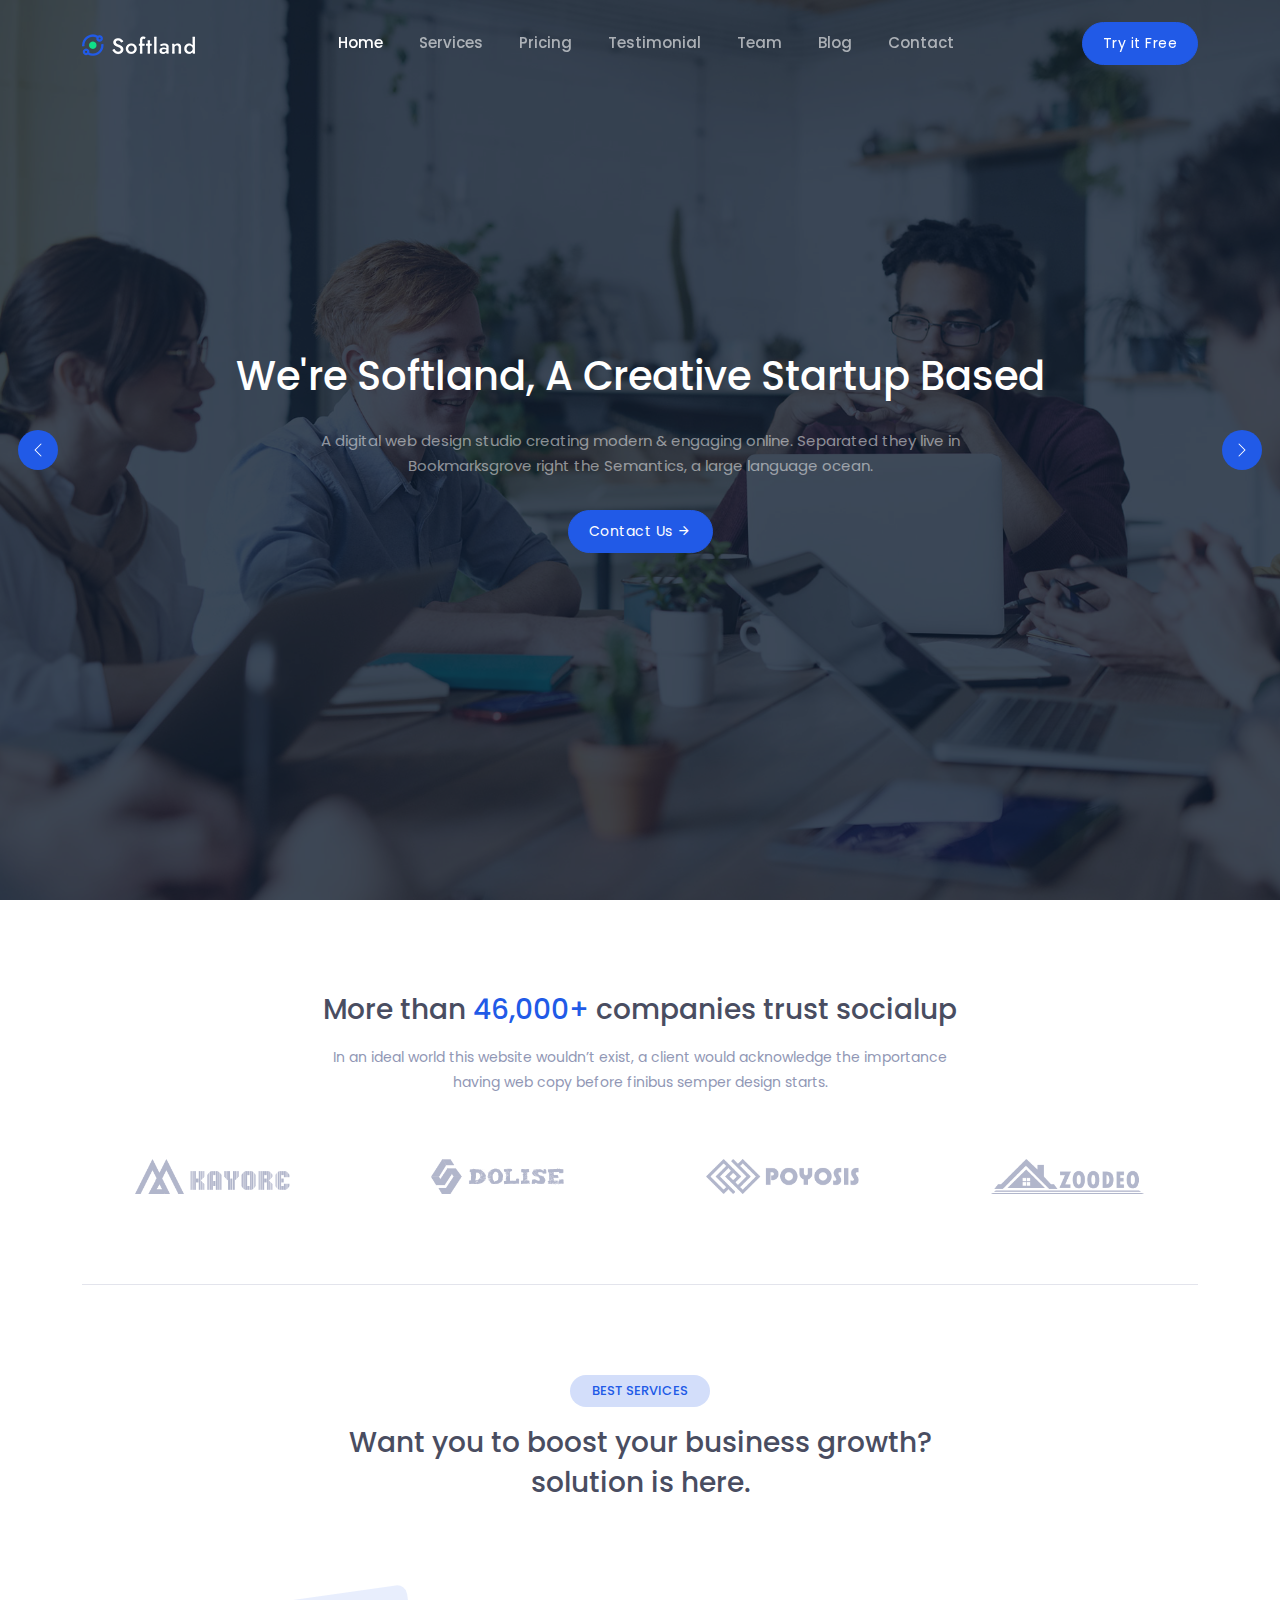
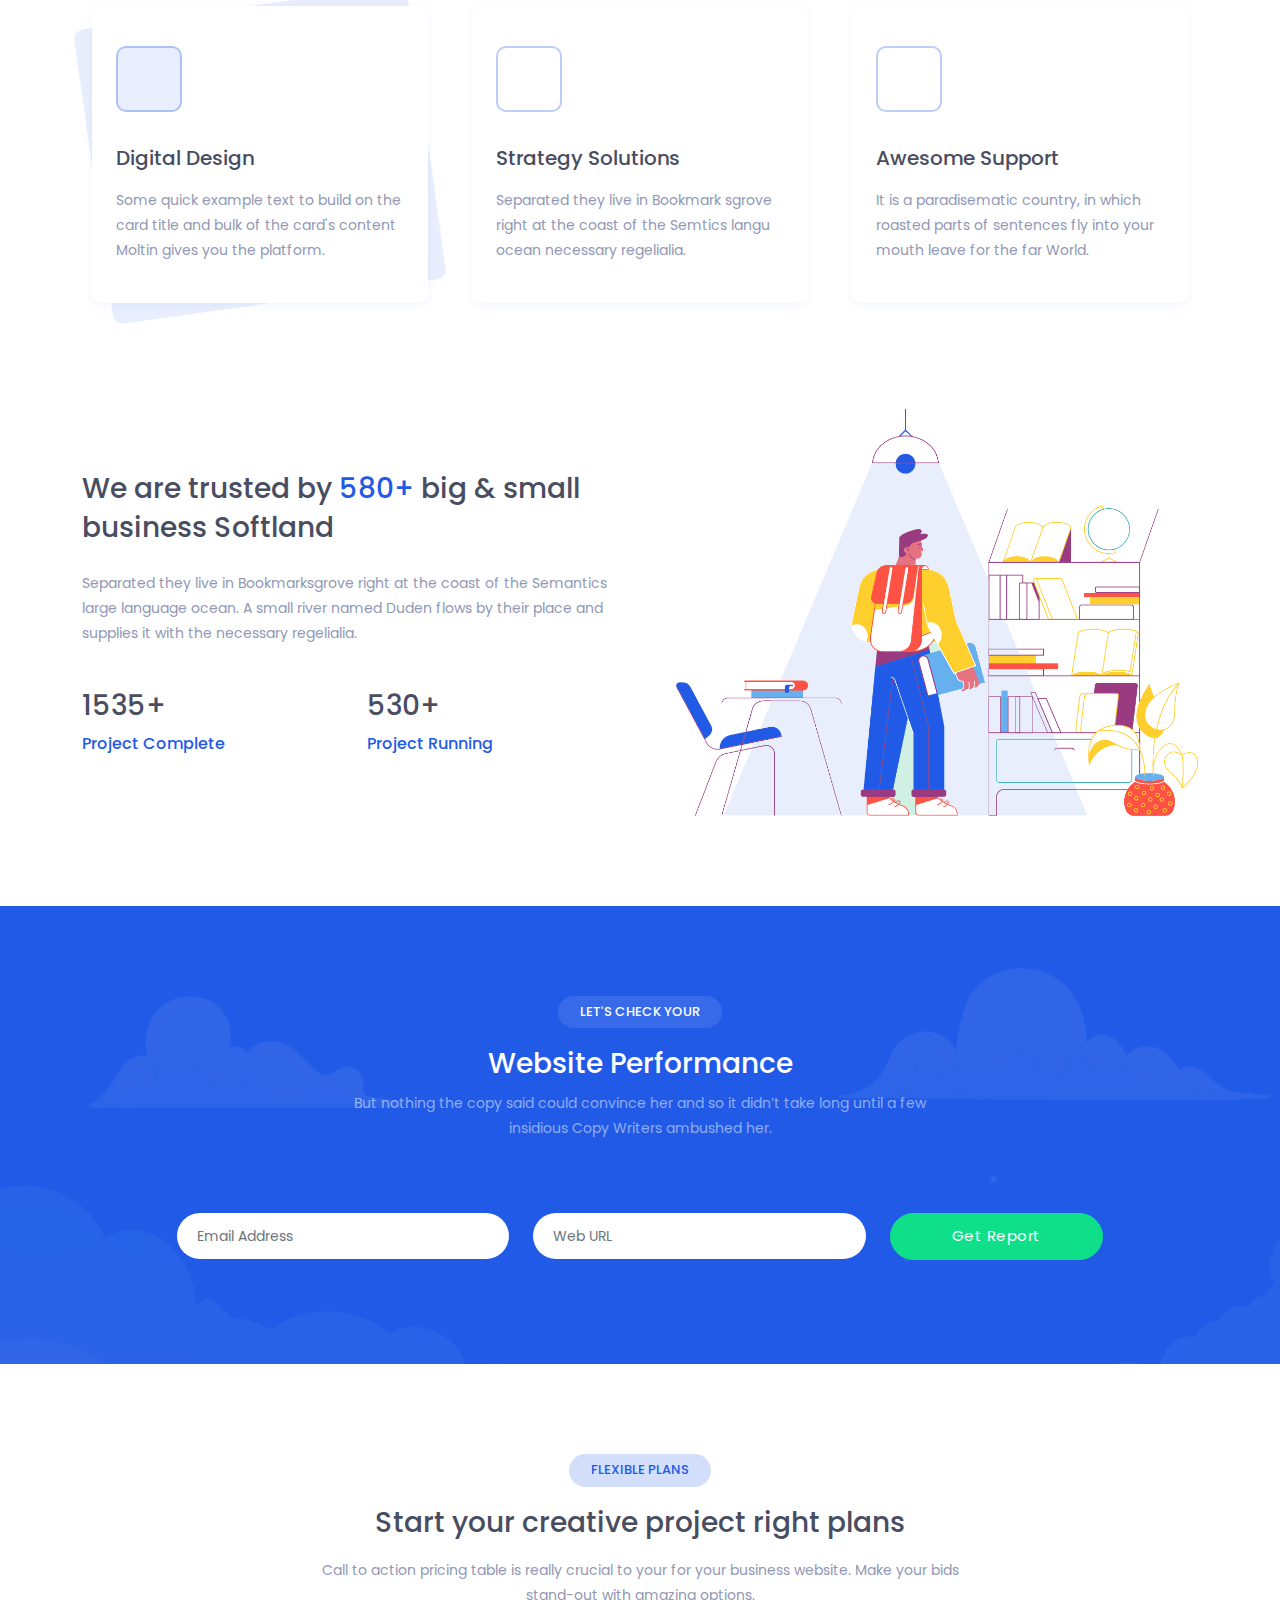
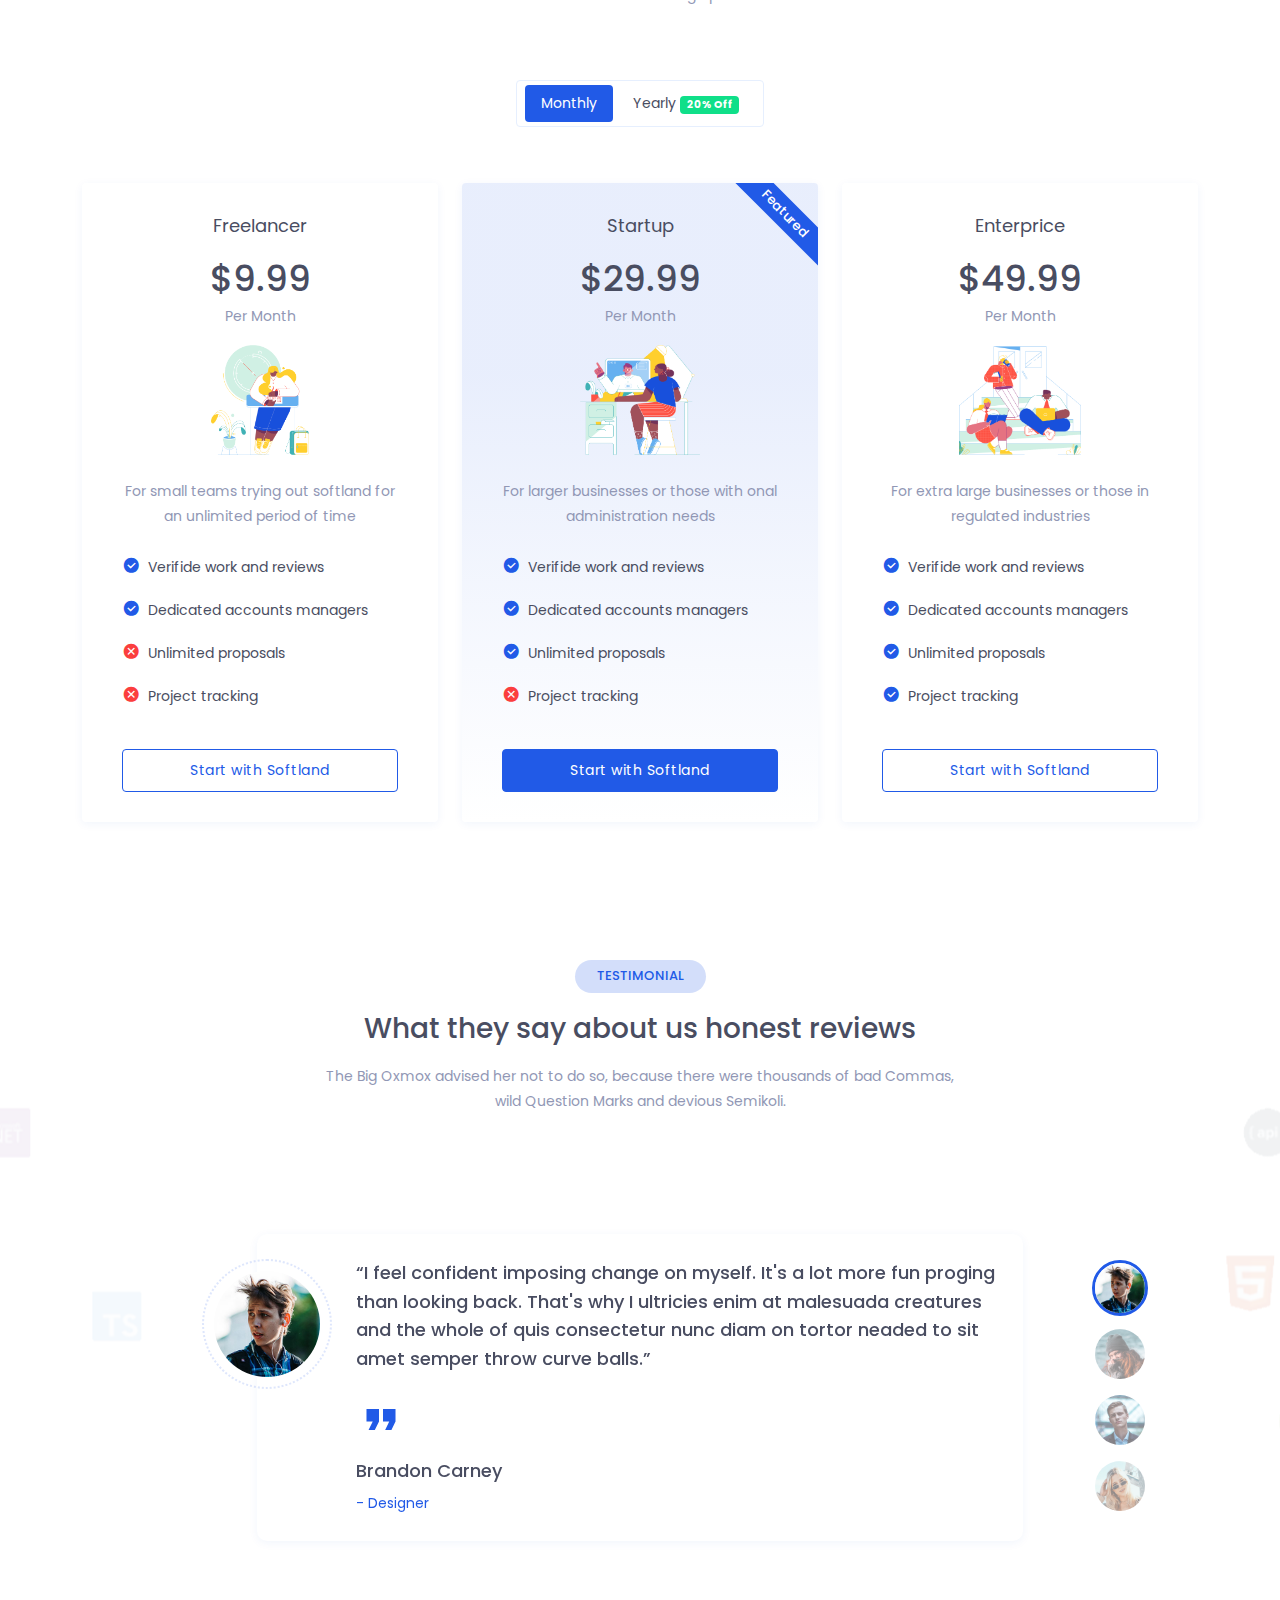
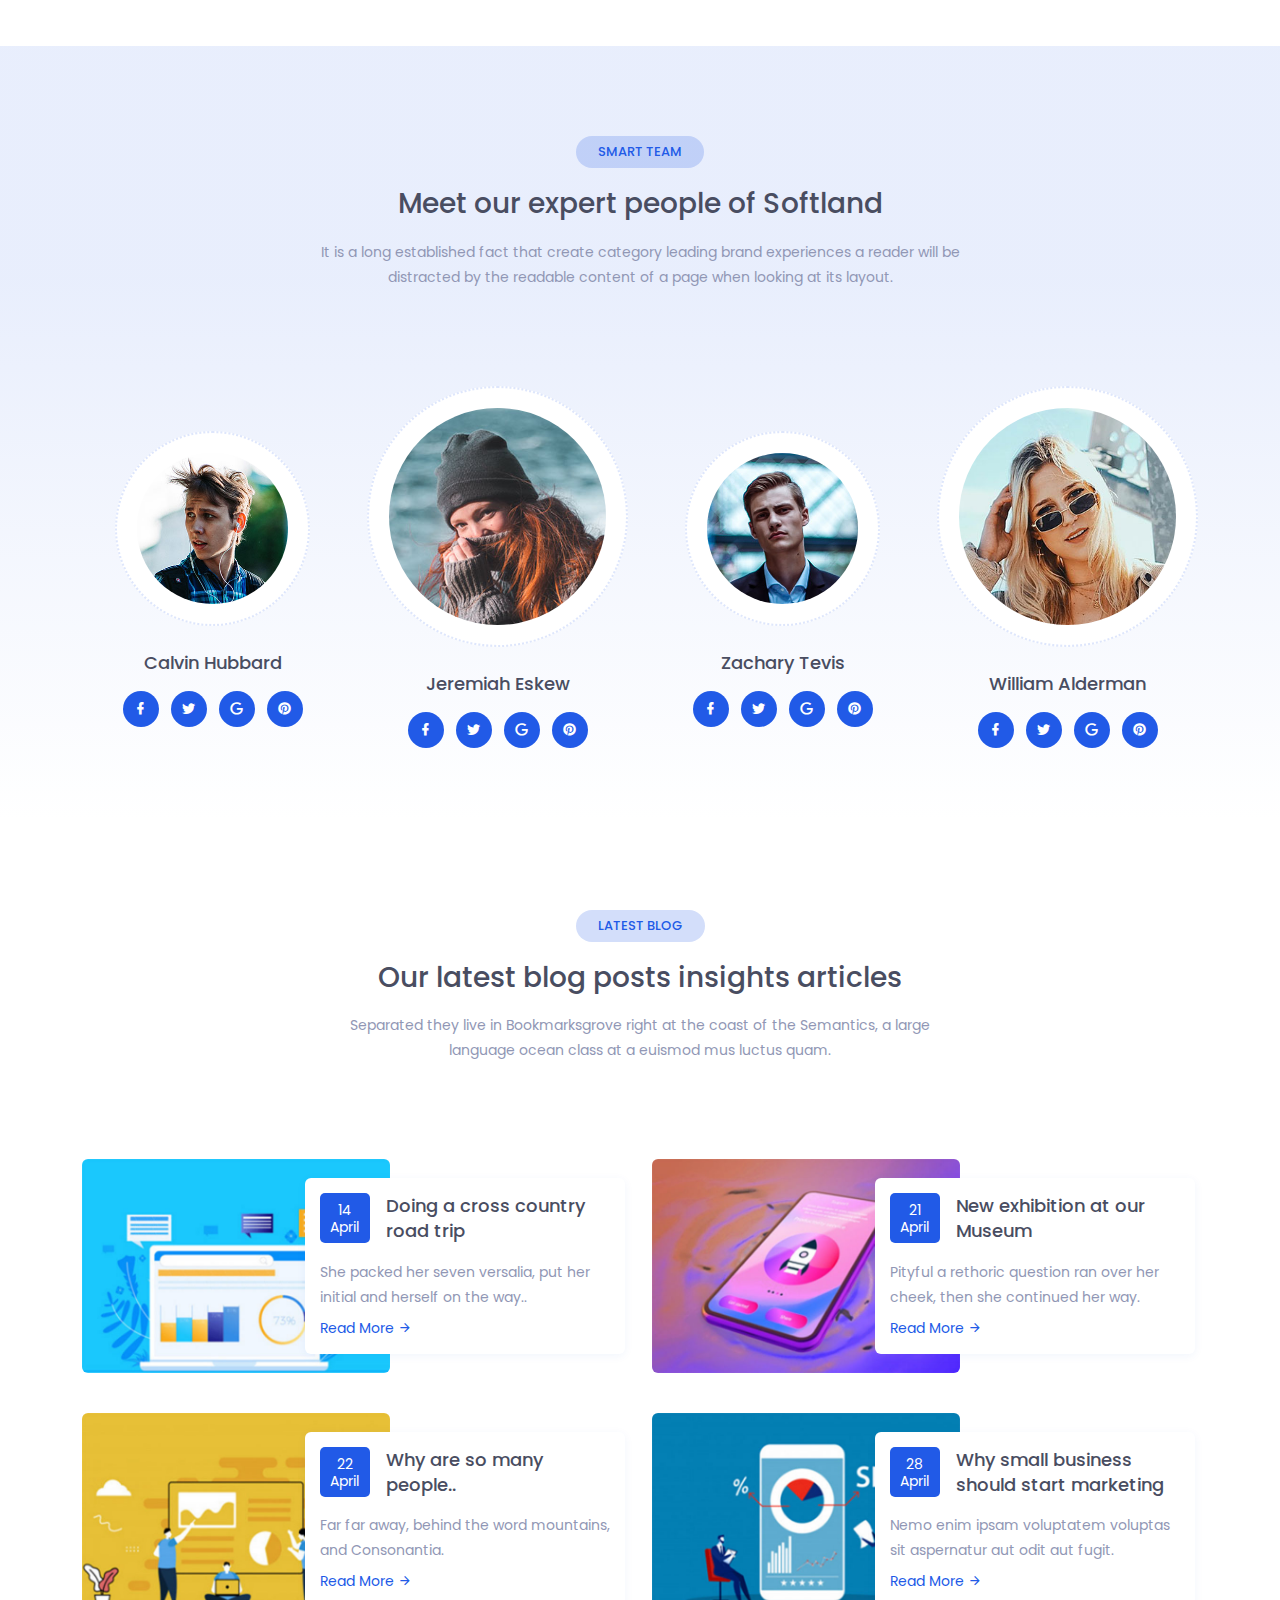
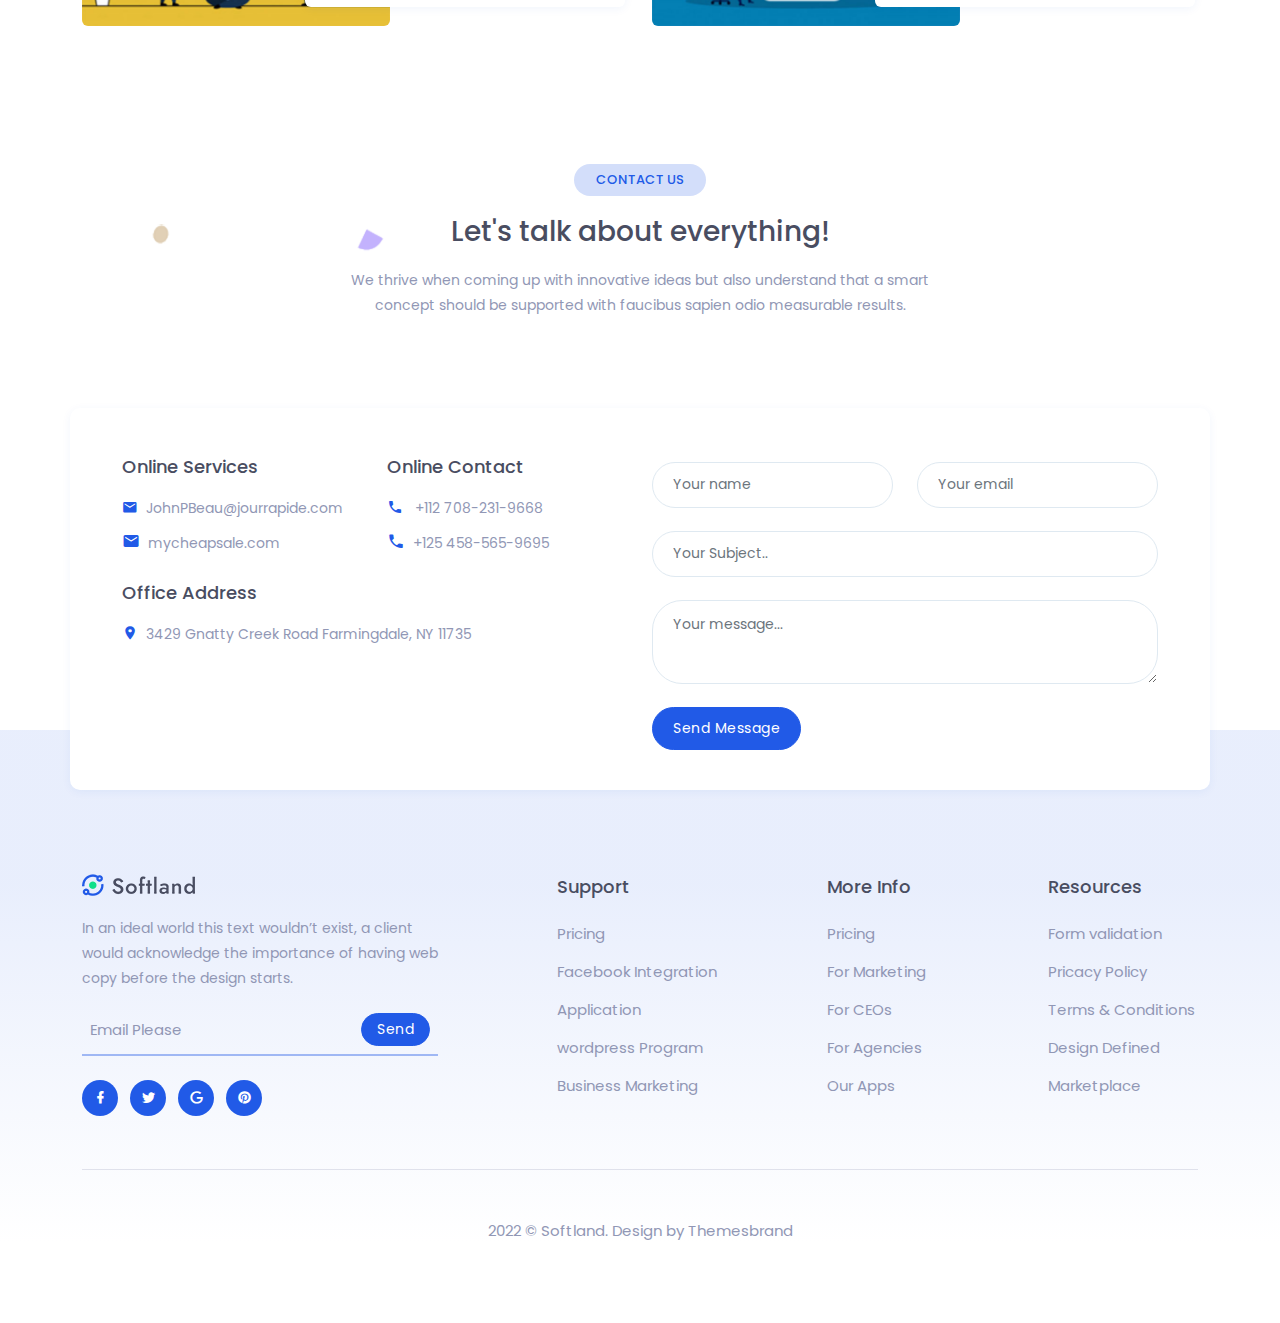
<file: index-4.html>
<!DOCTYPE html>
<html lang="en">

<head>
    <meta charset="utf-8" />
    <title>Softland</title>
    <meta name="viewport" content="width=device-width, initial-scale=1.0" />
    <meta name="description" content="Premium Bootstrap 4 Landing Page Template" />
    <meta name="keywords" content="bootstrap 4, premium, marketing, multipurpose" />
    <meta content="Themesbrand" name="author" />
    <!-- favicon -->
    <link rel="shortcut icon" href="images/favicon.ico" />
    <!-- css -->
    <link href="css/bootstrap.min.css" rel="stylesheet" type="text/css" />
    <!-- icon -->
    <link href="css/materialdesignicons.min.css" rel="stylesheet" type="text/css" />

    <link href="css/style.min.css" rel="stylesheet" type="text/css" />
</head>

<body>
    <!-- STRAT NAVBAR -->
    <div id="navbar">
        <nav class="navbar navbar-expand-lg fixed-top navbar-custom sticky sticky-dark" id="main-menu">
            <div class="container">
                <!-- LOGO -->
                <a class="navbar-brand logo text-uppercase" href="index.html">
                    <img src="images/logo-light.png" class="logo-light" alt="" height="22">
                    <img src="images/logo-dark.png" class="logo-dark" alt="" height="22">
                </a>
                <button class="navbar-toggler" type="button" data-bs-toggle="collapse" data-bs-target="#navbarCollapse"
                    aria-controls="navbarCollapse" aria-expanded="false" aria-label="Toggle navigation">
                    <i class="mdi mdi-menu"></i>
                </button>
                <div class="collapse navbar-collapse" id="navbarCollapse">
                    <ul class="navbar-nav navbar-center mx-auto" id="navbar-navlist">
                        <li class="nav-item">
                            <a data-scroll href="#home" class="nav-link">Home</a>
                        </li>
                        <li class="nav-item">
                            <a data-scroll href="#services" class="nav-link">Services</a>
                        </li>
                        <li class="nav-item">
                            <a data-scroll href="#pricing" class="nav-link">Pricing</a>
                        </li>
                        <li class="nav-item">
                            <a data-scroll href="#testimonial" class="nav-link">Testimonial</a>
                        </li>
                        <li class="nav-item">
                            <a data-scroll href="#team" class="nav-link">Team</a>
                        </li>
                        <li class="nav-item">
                            <a data-scroll href="#blog" class="nav-link">Blog</a>
                        </li>
                        <li class="nav-item">
                            <a data-scroll href="#contact" class="nav-link">Contact</a>
                        </li>
                    </ul>
                    <div class="nav-button">
                        <ul class="nav navbar-nav navbar-right">
                            <li>
                                <button type="button" class="btn btn-primary navbar-btn btn-rounded">Try it
                                    Free</button>
                            </li>
                        </ul>
                    </div>
                </div>
            </div>
        </nav>
    </div>
    <!-- END NAVBAR -->

    <!-- START HOME -->
    <section class="home-slider" id="home">
        <div class="container-fluid">
            <div class="row">
                <div id="carouselExampleControls" class="carousel slide" data-bs-ride="carousel">
                    <div class="carousel-inner">
                        <div class="carousel-item active" style="background-image:url('images/bg-1.jpg');">
                            <div class="bg-overlay-black"></div>
                            <div class="home-center">
                                <div class="home-desc-center">
                                    <div class="container">
                                        <div class="row align-items-center justify-content-center">
                                            <div class="col-lg-10">
                                                <div class="home-content text-center text-white">
                                                    <h1 class="home-title">We're Softland, A Creative Startup Based</h1>
                                                    <p class="home-4-desc text-white-50 mt-4 f-15"> A digital web design
                                                        studio creating modern & engaging online.
                                                        Separated they live in Bookmarksgrove right the Semantics, a
                                                        large language ocean.</p>
                                                    <div class="mt-4">
                                                        <div class="mt-4 pt-2">
                                                            <a href="" class="btn btn-primary btn-rounded mr-3">Contact
                                                                Us <i class="mdi mdi-arrow-right ml-1"></i></a>
                                                        </div>
                                                    </div>
                                                </div>
                                            </div>
                                        </div>
                                    </div>
                                </div>
                            </div>
                        </div>

                        <div class="carousel-item" style="background-image:url('images/bg-2.jpg');">
                            <div class="bg-overlay-black"></div>
                            <div class="home-center">
                                <div class="home-desc-center">
                                    <div class="container">
                                        <div class="row align-items-center justify-content-center">
                                            <div class="col-lg-10">
                                                <div class="home-content text-center text-white">
                                                    <h1 class="home-title">Professional Business Page Template</h1>
                                                    <p class="home-4-desc text-white-50 mt-4 f-15">A digital web design
                                                        studio creating modern & engaging online.
                                                        Separated they live in Bookmarksgrove right the Semantics, a
                                                        large language ocean..</p>
                                                    <div class="mt-4">
                                                        <div class="mt-4 pt-2">
                                                            <a href="" class="btn btn-primary btn-rounded mr-3">Contact
                                                                Us <i class="mdi mdi-arrow-right ml-1"></i></a>
                                                        </div>
                                                    </div>
                                                </div>
                                            </div>
                                        </div>
                                    </div>
                                </div>
                            </div>
                        </div>

                        <div class="carousel-item" style="background-image:url('images/bg-3.jpg');">
                            <div class="bg-overlay-black"></div>
                            <div class="home-center">
                                <div class="home-desc-center">
                                    <div class="container">
                                        <div class="row align-items-center justify-content-center">
                                            <div class="col-lg-10">
                                                <div class="home-content text-center text-white">
                                                    <h1 class="home-title">Experince True Business Performance</h1>
                                                    <p class="home-4-desc text-white-50 mt-4 f-15">A digital web design
                                                        studio creating modern & engaging online.
                                                        Separated they live in Bookmarksgrove right the Semantics, a
                                                        large language ocean.</p>
                                                    <div class="mt-4">
                                                        <div class="mt-4 pt-2">
                                                            <a href="" class="btn btn-primary btn-rounded mr-3">Contact
                                                                Us <i class="mdi mdi-arrow-right ml-1"></i></a>
                                                        </div>
                                                    </div>
                                                </div>
                                            </div>
                                        </div>
                                    </div>
                                </div>
                            </div>
                        </div>
                    </div>
                    <a class="carousel-control-prev" href="#carouselExampleControls" role="button" data-bs-slide="prev">
                        <span class="carousel-control-prev-icon" aria-hidden="true"></span>
                    </a>
                    <a class="carousel-control-next" href="#carouselExampleControls" role="button" data-bs-slide="next">
                        <span class="carousel-control-next-icon" aria-hidden="true"></span>
                    </a>
                </div>
            </div>
        </div>
    </section>
    <!-- END HOME -->

    <!-- START CLIENT LOGO -->
    <section class="section">
        <div class="container">
            <div class="row justify-content-center">
                <div class="col-lg-7">
                    <div class="title-box text-center">
                        <h3>More than <span class="text-primary">46,000+</span> companies trust socialup</h3>
                        <p class="text-muted mt-3">In an ideal world this website wouldn’t exist, a client would
                            acknowledge the importance having web copy before
                            finibus semper design starts.</p>
                    </div>
                </div>
            </div>

            <div class="row mt-4">
                <div class="col-lg-3">
                    <div class="client-images mt-4">
                        <img src="images/clients/1.png" alt="logo-img" class="mx-auto img-fluid d-block">
                    </div>
                </div>
                <div class="col-lg-3">
                    <div class="client-images mt-4">
                        <img src="images/clients/2.png" alt="logo-img" class="mx-auto img-fluid d-block">
                    </div>
                </div>
                <div class="col-lg-3 ">
                    <div class="client-images mt-4">
                        <img src="images/clients/3.png" alt="logo-img" class="mx-auto img-fluid d-block">
                    </div>
                </div>
                <div class="col-lg-3">
                    <div class="client-images mt-4">
                        <img src="images/clients/4.png" alt="logo-img" class="mx-auto img-fluid d-block">
                    </div>
                </div>
            </div>

        </div>
    </section>
    <!-- END CLIENT LOGO -->

    <div class="section p-0">
        <div class="container">
            <div class="row">
                <div class="col-lg-12">
                    <hr>
                </div>
            </div>
        </div>
    </div>

    <!-- START SERVICES -->
    <section class="section bg-services" id="services">
        <div class="container">
            <div class="row justify-content-center">
                <div class="col-lg-7">
                    <div class="title-box text-center">
                        <h5 class="sub-title text-primary f-13 text-uppercase">Best Services</h5>
                        <h3 class="mt-2">Want you to boost your business growth? solution is here.</h3>
                    </div>
                </div>
            </div>

            <div class="row mt-5 pt-4">
                <div class="col-lg-4">
                    <div class="service-box service-active mt-4">
                        <div class="service-icon icon-xxl uim-icon-primary">
                            <i class="uim uim-cube"></i>
                        </div>

                        <h5 class="f-20 mt-4 pt-2">Digital Design</h5>

                        <p class="text-muted mt-3 mb-0">Some quick example text to build on the card title and bulk of
                            the card's content Moltin gives you the platform.</p>

                    </div>
                </div>

                <div class="col-lg-4">
                    <div class="service-box mt-4">
                        <div class="service-icon icon-xxl uim-icon-primary">
                            <i class="uim uim-layer-group"></i>
                        </div>

                        <h5 class="f-20 mt-4 pt-2">Strategy Solutions</h5>

                        <p class="text-muted mt-3 mb-0">Separated they live in Bookmark sgrove right at the coast of the
                            Semtics langu ocean necessary regelialia.</p>

                    </div>
                </div>

                <div class="col-lg-4">
                    <div class="service-box mt-4">
                        <div class="service-icon icon-xxl uim-icon-primary">
                            <i class="uim uim-briefcase"></i>
                        </div>

                        <h5 class="f-20 mt-4 pt-2">Awesome Support</h5>

                        <p class="text-muted mt-3 mb-0">It is a paradisematic country, in which roasted parts of
                            sentences fly into your mouth leave for the far World.</p>

                    </div>
                </div>
            </div>


            <div class="row mt-5 pt-4 align-items-center">
                <div class="col-lg-6">
                    <div class="mt-4">
                        <h3>We are trusted by <span class="text-primary">580+</span> big & small business Softland</h3>

                        <p class="text-muted mt-4">Separated they live in Bookmarksgrove right at the coast of the
                            Semantics large language ocean.
                            A small river named Duden flows by their place and supplies it with the necessary
                            regelialia.</p>

                        <div class="row">
                            <div class="col-md-6">
                                <div class="mt-4">
                                    <h3>1535+</h3>
                                    <h5 class="text-primary mb-0 f-16">Project Complete</h5>
                                </div>
                            </div>

                            <div class="col-md-6">
                                <div class="mt-4">
                                    <h3>530+</h3>
                                    <h5 class="text-primary mb-0 f-16">Project Running</h5>
                                </div>
                            </div>
                        </div>
                    </div>

                </div>

                <div class="col-lg-6">
                    <div class="mt-4">
                        <img src="images/features/img-2.png" class="img-fluid ps-4" alt="">
                    </div>
                </div>


            </div>

        </div>
    </section>
    <!-- END HOW IT WORK -->

    <!-- START CTA -->
    <section class="section bg-primary">
        <div class="cta-overlay"></div>
        <div class="container">
            <div class="row justify-content-center">
                <div class="col-lg-10">
                    <form class="cta-search">
                        <div class="text-center title-box text-white">
                            <h5 class="sub-title text-white bg-soft-white f-13 text-uppercase">Let's check Your</h5>
                            <h3 class="mt-2">Website Performance</h3>
                            <p class="cta-desc text-white-50"> But nothing the copy said could convince her and so it
                                didn’t take long until a few insidious Copy Writers ambushed her.</p>

                            <div class="row mt-5">
                                <div class="col-lg-9">
                                    <div class="row">
                                        <div class="col-lg-6">
                                            <div class="mt-4">
                                                <input name="email" type="text" class="form-control"
                                                    placeholder="Email Address">
                                            </div>
                                        </div>

                                        <div class="col-lg-6">
                                            <div class="mt-4">
                                                <input name="link" type="text" class="form-control"
                                                    placeholder="Web URL">
                                            </div>
                                        </div>
                                    </div>
                                </div>
                                <div class="col-lg-3">
                                    <div class="mt-4">
                                        <button class="btn btn-success btn-rounded w-100">Get Report</button>
                                    </div>
                                </div>
                            </div>
                        </div>
                    </form>
                </div>
            </div>
        </div>
    </section>
    <!-- END CTA -->

    <!-- START PRICING -->
    <section class="section" id="pricing">
        <div class="container">
            <div class="row justify-content-center">
                <div class="col-lg-7">
                    <div class="title-box text-center">
                        <h5 class="sub-title text-primary f-13 text-uppercase">Flexible Plans</h5>
                        <h3 class="mt-2">Start your creative project right plans</h3>
                        <p class="title-desc text-muted mt-3">Call to action pricing table is really crucial to your for
                            your business website.
                            Make your bids stand-out with amazing options.</p>
                    </div>
                </div>
            </div>

            <div class="row mt-5 pt-4">
                <div class="col-lg-12">
                    <div class="text-center">
                        <ul class="nav nav-pills rounded justify-content-center d-inline-block pricing-tab-border py-1 px-2"
                            id="pills-tab" role="tablist">
                            <li class="nav-item d-inline-block">
                                <a class="nav-link px-3 rounded active monthly" id="Monthly" data-bs-toggle="pill"
                                    href="#Month" role="tab" aria-controls="Month" aria-selected="true">Monthly</a>
                            </li>
                            <li class="nav-item d-inline-block">
                                <a class="nav-link px-3 rounded yearly" id="Yearly" data-bs-toggle="pill" href="#Year"
                                    role="tab" aria-controls="Year" aria-selected="false">
                                    Yearly <span class="badge bg-success rounded text-white">20% Off </span>
                                </a>
                            </li>
                        </ul>
                    </div>

                    <div class="tab-content pt-3" id="pills-tabContent">
                        <div class="tab-pane fade active show" id="Month" role="tabpanel" aria-labelledby="Monthly">
                            <div class="row mt-3">
                                <div class="col-lg-4">
                                    <div class="pricing-box rounded mt-4">
                                        <div class="text-center">
                                            <h5 class="fw-normal f-18">Freelancer</h5>
                                            <h1 class="pricing-title mt-3 mb-0">$9.99</h1>
                                            <p class="text-muted f-14">Per Month</p>
                                            <div class="pricing-img">
                                                <img src="images/features/img-3.png" class="img-fluid" alt="">
                                            </div>
                                            <p class="text-muted mt-4">For small teams trying out softland for an
                                                unlimited period of time</p>
                                        </div>
                                        <div class="mt-4">
                                            <p class="mb-3"><i
                                                    class="mdi mdi-check-circle text-primary f-18 me-2"></i>Verifide
                                                work and
                                                reviews</p>
                                            <p class="mb-3"><i
                                                    class="mdi mdi-check-circle text-primary f-18 me-2"></i>Dedicated
                                                accounts managers</p>
                                            <p class="mb-3"><i
                                                    class="mdi mdi-close-circle text-danger f-18 me-2"></i>Unlimited
                                                proposals</p>
                                            <p class="mb-3"><i
                                                    class="mdi mdi-close-circle text-danger f-18 me-2"></i>Project
                                                tracking
                                            </p>
                                        </div>
                                        <div class="mt-4 pt-3 text-center">
                                            <a href="" class="btn btn-outline-primary w-100">Start with Softland</a>
                                        </div>
                                    </div>
                                </div>

                                <div class="col-lg-4">
                                    <div class="pricing-box bg-lightan rounded mt-4">
                                        <div class="pricing-badge">
                                            <span class="badge">Featured</span>
                                        </div>
                                        <div class="text-center">
                                            <h5 class="fw-normal f-18">Startup</h5>
                                            <h1 class="pricing-title mt-3 mb-0">$29.99</h1>
                                            <p class="text-muted f-14">Per Month</p>
                                            <div class="pricing-img">
                                                <img src="images/features/img-4.png" class="img-fluid" alt="">
                                            </div>
                                            <p class="text-muted mt-4">For larger businesses or those with
                                                onal administration needs</p>
                                        </div>
                                        <div class="mt-4">
                                            <p class="mb-3"><i
                                                    class="mdi mdi-check-circle text-primary f-18 me-2"></i>Verifide
                                                work and
                                                reviews</p>
                                            <p class="mb-3"><i
                                                    class="mdi mdi-check-circle text-primary f-18 me-2"></i>Dedicated
                                                accounts managers</p>
                                            <p class="mb-3"><i
                                                    class="mdi mdi-check-circle text-primary f-18 me-2"></i>Unlimited
                                                proposals</p>
                                            <p class="mb-3"><i
                                                    class="mdi mdi-close-circle text-danger f-18 me-2"></i>Project
                                                tracking
                                            </p>
                                        </div>
                                        <div class="mt-4 pt-3 text-center">
                                            <a href="" class="btn btn-primary w-100">Start with Softland</a>
                                        </div>
                                    </div>
                                </div>

                                <div class="col-lg-4">
                                    <div class="pricing-box rounded mt-4">
                                        <div class="text-center">
                                            <h5 class="fw-normal f-18">Enterprice</h5>
                                            <h1 class="pricing-title mt-3 mb-0">$49.99</h1>
                                            <p class="text-muted f-14">Per Month</p>
                                            <div class="pricing-img">
                                                <img src="images/features/img-5.png" class="img-fluid" alt="">
                                            </div>
                                            <p class="text-muted mt-4">For extra large businesses or those in regulated
                                                industries</p>
                                        </div>
                                        <div class="mt-4">
                                            <p class="mb-3"><i
                                                    class="mdi mdi-check-circle text-primary f-18 me-2"></i>Verifide
                                                work and
                                                reviews</p>
                                            <p class="mb-3"><i
                                                    class="mdi mdi-check-circle text-primary f-18 me-2"></i>Dedicated
                                                accounts managers</p>
                                            <p class="mb-3"><i
                                                    class="mdi mdi-check-circle text-primary f-18 me-2"></i>Unlimited
                                                proposals</p>
                                            <p class="mb-3"><i
                                                    class="mdi mdi-check-circle text-primary f-18 me-2"></i>Project
                                                tracking
                                            </p>
                                        </div>
                                        <div class="mt-4 pt-3 text-center">
                                            <a href="" class="btn btn-outline-primary w-100">Start with Softland</a>
                                        </div>
                                    </div>
                                </div>
                            </div>
                        </div>

                        <div class="tab-pane fade" id="Year" role="tabpanel" aria-labelledby="Yearly">
                            <div class="row mt-3">
                                <div class="col-lg-4">
                                    <div class="pricing-box rounded mt-4">
                                        <div class="text-center">
                                            <h5 class="fw-normal f-18">Freelancer</h5>
                                            <h1 class="pricing-title mt-3 mb-0">$99.99</h1>
                                            <p class="text-muted f-14">Per Year</p>
                                            <div class="pricing-img">
                                                <img src="images/features/img-3.png" class="img-fluid" alt="">
                                            </div>
                                            <p class="text-muted mt-4">For small teams trying out softland for an
                                                unlimited period of time</p>
                                        </div>
                                        <div class="mt-4">
                                            <p class="mb-3"><i
                                                    class="mdi mdi-check-circle text-primary f-18 me-2"></i>Verifide
                                                work and
                                                reviews</p>
                                            <p class="mb-3"><i
                                                    class="mdi mdi-check-circle text-primary f-18 me-2"></i>Dedicated
                                                accounts managers</p>
                                            <p class="mb-3"><i
                                                    class="mdi mdi-close-circle text-danger f-18 me-2"></i>Unlimited
                                                proposals</p>
                                            <p class="mb-3"><i
                                                    class="mdi mdi-close-circle text-danger f-18 me-2"></i>Project
                                                tracking
                                            </p>
                                        </div>
                                        <div class="mt-4 pt-3 text-center">
                                            <a href="" class="btn btn-outline-primary w-100">Start with Softland</a>
                                        </div>
                                    </div>
                                </div>

                                <div class="col-lg-4">
                                    <div class="pricing-box bg-lightan rounded mt-4">
                                        <div class="pricing-badge">
                                            <span class="badge">Featured</span>
                                        </div>
                                        <div class="text-center">

                                            <h5 class="fw-normal f-18">Startup</h5>
                                            <h1 class="pricing-title mt-3 mb-0">$299.99</h1>
                                            <p class="text-muted f-14">Per Year</p>
                                            <div class="pricing-img">
                                                <img src="images/features/img-4.png" class="img-fluid" alt="">
                                            </div>
                                            <p class="text-muted mt-4">For larger businesses or those with
                                                onal administration needs</p>
                                        </div>
                                        <div class="mt-4">
                                            <p class="mb-3"><i
                                                    class="mdi mdi-check-circle text-primary f-18 me-2"></i>Verifide
                                                work and
                                                reviews</p>
                                            <p class="mb-3"><i
                                                    class="mdi mdi-check-circle text-primary f-18 me-2"></i>Dedicated
                                                accounts managers</p>
                                            <p class="mb-3"><i
                                                    class="mdi mdi-check-circle text-primary f-18 me-2"></i>Unlimited
                                                proposals</p>
                                            <p class="mb-3"><i
                                                    class="mdi mdi-close-circle text-danger f-18 me-2"></i>Project
                                                tracking
                                            </p>
                                        </div>
                                        <div class="mt-4 pt-3 text-center">
                                            <a href="" class="btn btn-primary w-100">Start with Softland</a>
                                        </div>
                                    </div>
                                </div>

                                <div class="col-lg-4">
                                    <div class="pricing-box rounded mt-4">
                                        <div class="text-center">
                                            <h5 class="fw-normal f-18">Enterprice</h5>
                                            <h1 class="pricing-title mt-3 mb-0">$499.99</h1>
                                            <p class="text-muted f-14">Per Year</p>
                                            <div class="pricing-img">
                                                <img src="images/features/img-5.png" class="img-fluid" alt="">
                                            </div>
                                            <p class="text-muted mt-4">For extra large businesses or those in regulated
                                                industries</p>
                                        </div>
                                        <div class="mt-4">
                                            <p class="mb-3"><i
                                                    class="mdi mdi-check-circle text-primary f-18 me-2"></i>Verifide
                                                work and
                                                reviews</p>
                                            <p class="mb-3"><i
                                                    class="mdi mdi-check-circle text-primary f-18 me-2"></i>Dedicated
                                                accounts managers</p>
                                            <p class="mb-3"><i
                                                    class="mdi mdi-check-circle text-primary f-18 me-2"></i>Unlimited
                                                proposals</p>
                                            <p class="mb-3"><i
                                                    class="mdi mdi-check-circle text-primary f-18 me-2"></i>Project
                                                tracking
                                            </p>
                                        </div>
                                        <div class="mt-4 pt-3 text-center">
                                            <a href="" class="btn btn-outline-primary w-100">Start with Softland</a>
                                        </div>
                                    </div>
                                </div>
                            </div>
                        </div>
                    </div>
                </div>
            </div>
        </div>
    </section>
    <!-- END PRICING -->

    <!-- START TESTIMONIAL -->
    <section class="section pt-5 bg-testimonial" id="testimonial">
        <div class="container">

            <div class="row justify-content-center">
                <div class="col-lg-7">
                    <div class="title-box text-center">
                        <h5 class="sub-title text-primary f-13 text-uppercase">Testimonial</h5>
                        <h3 class="mt-2"> What they say about us
                            honest reviews</h3>
                        <p class="title-desc text-muted mt-3">The Big Oxmox advised her not to do so, because there were
                            thousands of bad Commas,
                            wild Question Marks and devious Semikoli.</p>
                    </div>
                </div>
            </div>

            <div class="row justify-content-center mt-5 pt-5">

                <div class="col-lg-10">

                    <div id="carouselExampleIndicators" class="carousel slide" data-bs-ride="carousel">


                        <div class="carousel-inner">
                            <div class="carousel-item active">
                                <div class="client-box mt-4">
                                    <div class="client-img d-flex">
                                        <img src="images/users/img-1.jpg" class="img-fluid rounded-circle" alt="">


                                        <div class="client-content ps-4">
                                            <h5 class="line-height_1_6 f-18">“I feel confident imposing change on
                                                myself. It's a lot more fun proging than looking back.
                                                That's why I ultricies enim at malesuada
                                                creatures and the whole of quis consectetur nunc diam on tortor neaded
                                                to sit amet semper throw curve balls.”
                                            </h5>

                                            <div class="client-icon">
                                                <i class="mdi mdi-format-quote-close"></i>
                                            </div>

                                            <h5 class="f-18">Brandon Carney</h5>
                                            <p class="text-primary mb-0">- Designer</p>
                                        </div>
                                    </div>

                                </div>
                            </div>

                            <div class="carousel-item">
                                <div class="client-box mt-4">
                                    <div class="client-img d-flex">
                                        <img src="images/users/img-2.jpg" class="img-fluid rounded-circle" alt="">


                                        <div class="client-content ps-4">
                                            <h5 class="line-height_1_6 f-18">
                                                “Our task must be to free ourselves by widening our circle of comsion to
                                                embrace all living creatures and the
                                                whole of quis consectetur nunc sit amet semper justo. scelerisque
                                                pretium dolor, sit amet vehicula erat pelleque nature and its beauty.”
                                            </h5>

                                            <div class="client-icon">
                                                <i class="mdi mdi-format-quote-close"></i>
                                            </div>

                                            <h5 class="f-18">Jeremiah Eskew</h5>
                                            <p class="text-primary mb-0">- Designer</p>
                                        </div>
                                    </div>

                                </div>
                            </div>

                            <div class="carousel-item">
                                <div class="client-box mt-4">
                                    <div class="client-img d-flex">
                                        <img src="images/users/img-3.jpg" class="img-fluid rounded-circle" alt="">


                                        <div class="client-content ps-4">
                                            <h5 class="line-height_1_6 f-18">
                                                “I've learned that people will forget what you said, people will forget
                                                what you did, but people will never aliquam in nunc
                                                quis tincidunt forget how you never forget how donec in efficitur
                                                lectus, nec lobortis metus you made vestibulum egestas them feel.”
                                            </h5>

                                            <div class="client-icon">
                                                <i class="mdi mdi-format-quote-close"></i>
                                            </div>

                                            <h5 class="f-18">Zachary Tevis</h5>
                                            <p class="text-primary mb-0">- Designer</p>
                                        </div>
                                    </div>

                                </div>
                            </div>

                            <div class="carousel-item">
                                <div class="client-box mt-4">
                                    <div class="client-img d-flex">
                                        <img src="images/users/img-4.jpg" class="img-fluid rounded-circle" alt="">
                                        <div class="client-content ps-4">
                                            <h5 class="line-height_1_6 f-18">
                                                “I've learned that people will forget what you said, people will forget
                                                what you did, but people will never forget how
                                                donec in efficitur lectus, nec lobortis enim at malesuada nibh diam on
                                                tortor neaded to metus you made them feel.”
                                            </h5>

                                            <div class="client-icon">
                                                <i class="mdi mdi-format-quote-close"></i>
                                            </div>

                                            <h5 class="f-18">William Alderman </h5>
                                            <p class="text-primary mb-0">- Designer</p>
                                        </div>
                                    </div>

                                </div>
                            </div>


                        </div>

                        <div class="carousel-indicators mb-0">
                            <button type="button" data-bs-target="#carouselExampleIndicators" data-bs-slide-to="0" class="active" aria-current="true" aria-label="Slide 1">
                                <img src="images/users/img-1.jpg" alt="" class=" testi-img img-fluid rounded mx-auto d-block">
                            </button>
                            <button type="button" data-bs-target="#carouselExampleIndicators" data-bs-slide-to="1" aria-label="Slide 2">
                                <img src="images/users/img-2.jpg" alt="" class=" testi-img img-fluid rounded mx-auto d-block">
                            </button>
                            <button type="button" data-bs-target="#carouselExampleIndicators" data-bs-slide-to="2" aria-label="Slide 3">
                                <img src="images/users/img-3.jpg" alt="" class=" testi-img img-fluid rounded mx-auto d-block">
                            </button>
                            <button type="button" data-bs-target="#carouselExampleIndicators" data-bs-slide-to="3" aria-label="Slide 4">
                                <img src="images/users/img-4.jpg" alt="" class=" testi-img img-fluid rounded mx-auto d-block">
                            </button>
                            </div>
                    </div>
                </div>


            </div>
        </div>
    </section>
    <!-- END TESTIMONIAL -->

    <!-- START TEAM -->
    <section class="section bg-lightan pb-5" id="team">
        <div class="container">
            <div class="row justify-content-center">
                <div class="col-lg-7">
                    <div class="title-box text-center">
                        <h5 class="sub-title text-primary f-13 text-uppercase">Smart Team</h5>
                        <h3 class="mt-2"> Meet our expert people of Softland</h3>
                        <p class="title-desc text-muted mt-3">It is a long established fact that create category leading
                            brand experiences a reader will be
                            distracted by the readable content of a page when looking at its layout.</p>
                    </div>
                </div>
            </div>



            <div class="row mt-5 pt-4">
                <div class="col-lg-3 team-space">
                    <div class="team-box text-center mt-4">
                        <div class="team-img bg-white">
                            <img src="images/users/img-1.jpg" class="img-fluid rounded-circle" alt="">

                            <div class="team-badge">

                                <p class="text-white bg-primary rounded f-14 mb-0">#Designer</p>

                            </div>
                        </div>
                        <h5 class="mt-4 f-18">Calvin Hubbard</h5>

                        <div class="team-social mt-3">
                            <ul class="list-inline mb-0">
                                <li class="list-inline-item">
                                    <a href="" class="text-reset"><i class="mdi mdi-facebook"></i></a>
                                </li>
                                <li class="list-inline-item">
                                    <a href="" class="text-reset"><i class="mdi mdi-twitter"></i></a>
                                </li>
                                <li class="list-inline-item">
                                    <a href="" class="text-reset"><i class="mdi mdi-google"></i></a>
                                </li>
                                <li class="list-inline-item">
                                    <a href="" class="text-reset"><i class="mdi mdi-pinterest"></i></a>
                                </li>
                            </ul>
                        </div>

                    </div>
                </div>

                <div class="col-lg-3">
                    <div class="team-box text-center mt-4">
                        <div class="team-img bg-white">
                            <img src="images/users/img-2.jpg" class="img-fluid rounded-circle" alt="">

                            <div class="team-badge">

                                <p class="text-white bg-primary rounded f-14 mb-0">#Developer</p>

                            </div>
                        </div>
                        <h5 class="mt-4 f-18">Jeremiah Eskew</h5>

                        <div class="team-social mt-3">
                            <ul class="list-inline mb-0">
                                <li class="list-inline-item">
                                    <a href="" class="text-reset"><i class="mdi mdi-facebook"></i></a>
                                </li>
                                <li class="list-inline-item">
                                    <a href="" class="text-reset"><i class="mdi mdi-twitter"></i></a>
                                </li>
                                <li class="list-inline-item">
                                    <a href="" class="text-reset"><i class="mdi mdi-google"></i></a>
                                </li>
                                <li class="list-inline-item">
                                    <a href="" class="text-reset"><i class="mdi mdi-pinterest"></i></a>
                                </li>
                            </ul>
                        </div>

                    </div>
                </div>

                <div class="col-lg-3 team-space">
                    <div class="team-box text-center mt-4">
                        <div class="team-img bg-white">
                            <img src="images/users/img-3.jpg" class="img-fluid rounded-circle" alt="">

                            <div class="team-badge">

                                <p class="text-white bg-primary rounded f-14 mb-0">#CEO</p>

                            </div>
                        </div>
                        <h5 class="mt-4 f-18">Zachary Tevis</h5>

                        <div class="team-social mt-3">
                            <ul class="list-inline mb-0">
                                <li class="list-inline-item">
                                    <a href="" class="text-reset"><i class="mdi mdi-facebook"></i></a>
                                </li>
                                <li class="list-inline-item">
                                    <a href="" class="text-reset"><i class="mdi mdi-twitter"></i></a>
                                </li>
                                <li class="list-inline-item">
                                    <a href="" class="text-reset"><i class="mdi mdi-google"></i></a>
                                </li>
                                <li class="list-inline-item">
                                    <a href="" class="text-reset"><i class="mdi mdi-pinterest"></i></a>
                                </li>
                            </ul>
                        </div>

                    </div>
                </div>

                <div class="col-lg-3">
                    <div class="team-box text-center mt-4">
                        <div class="team-img bg-white">
                            <img src="images/users/img-4.jpg" class="img-fluid rounded-circle" alt="">

                            <div class="team-badge">

                                <p class="text-white bg-primary rounded f-14 mb-0">#Manager</p>

                            </div>
                        </div>
                        <h5 class="mt-4 f-18">William Alderman </h5>

                        <div class="team-social mt-3">
                            <ul class="list-inline mb-0">
                                <li class="list-inline-item">
                                    <a href="" class="text-reset"><i class="mdi mdi-facebook"></i></a>
                                </li>
                                <li class="list-inline-item">
                                    <a href="" class="text-reset"><i class="mdi mdi-twitter"></i></a>
                                </li>
                                <li class="list-inline-item">
                                    <a href="" class="text-reset"><i class="mdi mdi-google"></i></a>
                                </li>
                                <li class="list-inline-item">
                                    <a href="" class="text-reset"><i class="mdi mdi-pinterest"></i></a>
                                </li>
                            </ul>
                        </div>

                    </div>
                </div>
            </div>
        </div>
    </section>
    <!-- END TEAM -->

    <!-- START BLOG -->
    <section class="section" id="blog">
        <div class="container">
            <div class="row justify-content-center">
                <div class="col-lg-7">
                    <div class="title-box text-center">
                        <h5 class="sub-title text-primary f-13 text-uppercase">Latest Blog</h5>
                        <h3 class="mt-2">Our latest blog posts
                            insights articles</h3>
                        <p class="title-desc text-muted mt-3">
                            Separated they live in Bookmarksgrove right at the coast of the Semantics, a large language
                            ocean class at a euismod mus luctus quam.</p>
                    </div>
                </div>
            </div>

            <div class="row mt-5 pt-4">
                <div class="col-lg-6">
                    <div class="row align-items-center">
                        <div class="col-xl-7">
                            <div class="mt-4 blog-img">
                                <img src="images/blog/img-1.jpg" class="img-fluid" alt="">
                            </div>
                        </div>
                        <div class="col-xl-5">
                            <div class="blog-content mt-4">
                                <div class="d-flex">
                                    <div class="blog-lable">
                                        <p class="date mb-0">14</p>
                                        <p class="month mb-0">April</p>
                                    </div>

                                    <div class="blog-title ps-3">
                                        <h5 class="f-18">
                                            <a href="" class="text-dark">Doing a cross country road trip</a>
                                        </h5>
                                    </div>
                                </div>

                                <p class="text-muted mt-2 mb-0"> She packed her seven versalia, put her initial
                                    and herself on the way..</p>

                                <div class="mt-2">
                                    <a href="" class="text-primary">Read More <i class="mdi mdi-arrow-right"></i></a>
                                </div>



                            </div>
                        </div>
                    </div>
                </div>

                <div class="col-lg-6">
                    <div class="row align-items-center">
                        <div class="col-xl-7">
                            <div class="mt-4 blog-img">
                                <img src="images/blog/img-2.jpg" class="img-fluid" alt="">
                            </div>
                        </div>
                        <div class="col-xl-5">
                            <div class="blog-content mt-4">
                                <div class="d-flex">
                                    <div class="blog-lable">
                                        <p class="date mb-0">21</p>
                                        <p class="month mb-0">April</p>
                                    </div>

                                    <div class="blog-title ps-3">
                                        <h5 class="f-18">
                                            <a href="" class="text-dark">New exhibition at our Museum</a>
                                        </h5>
                                    </div>
                                </div>

                                <p class="text-muted mt-2 mb-0"> Pityful a rethoric question ran over her cheek, then
                                    she continued her way.</p>

                                <div class="mt-2">
                                    <a href="" class="text-primary">Read More <i class="mdi mdi-arrow-right"></i></a>
                                </div>



                            </div>
                        </div>
                    </div>
                </div>
            </div>

            <div class="row mt-3">
                <div class="col-lg-6">
                    <div class="row align-items-center">
                        <div class="col-xl-7">
                            <div class="mt-4 blog-img">
                                <img src="images/blog/img-3.jpg" class="img-fluid" alt="">
                            </div>
                        </div>
                        <div class="col-xl-5">
                            <div class="blog-content mt-4">
                                <div class="d-flex">
                                    <div class="blog-lable">
                                        <p class="date mb-0">22</p>
                                        <p class="month mb-0">April</p>
                                    </div>

                                    <div class="blog-title ps-3">
                                        <h5 class="f-18">
                                            <a href="" class="text-dark">Why are so many people..</a>
                                        </h5>
                                    </div>
                                </div>

                                <p class="text-muted mt-2 mb-0"> Far far away, behind the word mountains, and
                                    Consonantia.</p>

                                <div class="mt-2">
                                    <a href="" class="text-primary">Read More <i class="mdi mdi-arrow-right"></i></a>
                                </div>



                            </div>
                        </div>
                    </div>
                </div>

                <div class="col-lg-6">
                    <div class="row align-items-center">
                        <div class="col-xl-7">
                            <div class="mt-4 blog-img">
                                <img src="images/blog/img-4.jpg" class="img-fluid" alt="">
                            </div>
                        </div>
                        <div class="col-xl-5">
                            <div class="blog-content mt-4">
                                <div class="d-flex">
                                    <div class="blog-lable">
                                        <p class="date mb-0">28</p>
                                        <p class="month mb-0">April</p>
                                    </div>

                                    <div class="blog-title ps-3">
                                        <h5 class="f-18">
                                            <a href="" class="text-dark">Why small business should start marketing</a>
                                        </h5>
                                    </div>
                                </div>

                                <p class="text-muted mt-2 mb-0">Nemo enim ipsam voluptatem voluptas sit aspernatur aut
                                    odit aut fugit.</p>

                                <div class="mt-2">
                                    <a href="" class="text-primary">Read More <i class="mdi mdi-arrow-right"></i></a>
                                </div>




                            </div>
                        </div>
                    </div>
                </div>
            </div>
        </div>
    </section>
    <!-- END BLOG -->

    <!-- START CONTACT -->
    <section class="section bg-contact pb-0 pt-5" id="contact">
        <div class="container">

            <div class="row justify-content-center">
                <div class="col-lg-7">
                    <div class="title-box text-center">
                        <h5 class="sub-title text-primary f-13 text-uppercase">Contact Us</h5>
                        <h3 class="mt-2">Let's talk about everything!</h3>
                        <p class="title-desc text-muted mt-3">We thrive when coming up with innovative ideas but also
                            understand that a smart concept should be supported with faucibus sapien odio measurable
                            results.</p>
                    </div>
                </div>
            </div>

            <div class="row contact-box">
                <div class="col-lg-6">
                    <div class="row mt-2">
                        <div class="col-lg-6">
                            <div class="mt-2">
                                <h5 class="f-18">Online Services</h5>
                                <p class="mb-2 mt-3 text-muted"><i
                                        class="mdi mdi-email me-2 text-primary f-16"></i>JohnPBeau@jourrapide.com</p>
                                <p class="text-muted"><i
                                        class="mdi mdi-email me-2 text-primary f-18"></i>mycheapsale.com</p>
                            </div>
                        </div>

                        <div class="col-lg-6">
                            <div class="mt-2">
                                <h5 class="f-18">Online Contact</h5>
                                <p class="mb-2 mt-3 text-muted"><i class="mdi mdi-phone me-2 text-primary f-16"></i>
                                    +112
                                    708-231-9668</p>
                                <p class="text-muted"><i class="mdi mdi-phone me-2 text-primary f-18"></i>+125
                                    458-565-9695
                                </p>
                            </div>
                        </div>
                    </div>

                    <div class="row">
                        <div class="col-lg-12">
                            <div class="mt-2">
                                <h5 class="f-18">Office Address</h5>
                                <p class="mb-2 mt-3 text-muted"><i
                                        class="mdi mdi-map-marker me-2 text-primary f-16"></i>3429
                                    Gnatty Creek Road
                                    Farmingdale, NY 11735</p>
                            </div>
                        </div>
                    </div>
                </div>

                <div class="col-lg-6">
                    <div class="custom-form">
                        <form method="post" name="myForm" onsubmit="return validateForm()">
                            <p id="error-msg"></p>
                            <div id="simple-msg"></div>
                            <div class="row">
                                <div class="col-lg-6">
                                    <div class="form-group mt-2">
                                        <input name="name" id="name" type="text" class="form-control"
                                            placeholder="Your name">
                                    </div>
                                </div>
                                <div class="col-lg-6">
                                    <div class="form-group mt-2">
                                        <input name="email" id="email" type="email" class="form-control"
                                            placeholder="Your email">
                                    </div>
                                </div>
                            </div>
                            <div class="row">
                                <div class="col-lg-12">
                                    <div class="form-group mt-2">
                                        <input type="text" class="form-control" id="subject"
                                            placeholder="Your Subject.." />
                                    </div>
                                </div>
                            </div>
                            <div class="row">
                                <div class="col-lg-12">
                                    <div class="form-group mt-2">
                                        <textarea name="comments" id="comments" rows="3" class="form-control"
                                            placeholder="Your message..."></textarea>
                                    </div>
                                </div>
                            </div>
                            <div class="row mt-2">
                                <div class="col-lg-12 text-right">
                                    <input type="submit" id="submit" name="send"
                                        class="submitBnt btn btn-rounded btn-primary" value="Send Message">
                                </div>
                            </div>
                        </form>
                    </div>
                </div>
            </div>
        </div>
    </section>
    <!-- END CONTACT -->

    <!-- START FOOTER -->
    <section class="bg-footer bg-lightan">
        <div class="container">

            <div class="row">
                <div class="col-lg-4">


                    <div class="mt-4">

                        <img src="images/logo-dark.png" alt="" height="22">

                        <p class="text-muted mt-3 pt-1">In an ideal world this text wouldn’t exist, a client would
                            acknowledge
                            the importance of having web copy before the design starts.</p>

                        <div class="text-center footer-email mt-3">
                            <form action="#">
                                <input type="text" placeholder="Email Please">
                                <button type="submit" class="btn btn-primary">Send</button>
                            </form>
                        </div>

                        <div class="team-social mt-4">
                            <ul class="list-inline mb-0">
                                <li class="list-inline-item">
                                    <a href="" class="text-reset"><i class="mdi mdi-facebook"></i></a>
                                </li>
                                <li class="list-inline-item">
                                    <a href="" class="text-reset"><i class="mdi mdi-twitter"></i></a>
                                </li>
                                <li class="list-inline-item">
                                    <a href="" class="text-reset"><i class="mdi mdi-google"></i></a>
                                </li>
                                <li class="list-inline-item">
                                    <a href="" class="text-reset"><i class="mdi mdi-pinterest"></i></a>
                                </li>
                            </ul>
                        </div>
                    </div>

                </div>


                <div class="col-lg-7 offset-lg-1">
                    <div class="row">
                        <div class="col-lg-4">
                            <div class="mt-4">
                                <h5 class="f-18">Support</h5>
                                <ul class="list-unstyled footer-link mt-3">
                                    <li><a href="">Pricing</a></li>
                                    <li><a href="">Facebook Integration</a></li>
                                    <li><a href="">Application</a></li>
                                    <li><a href="">wordpress Program</a></li>
                                    <li><a href="">Business Marketing</a></li>
                                </ul>
                            </div>
                        </div>

                        <div class="col-lg-4">
                            <div class="mt-4 ps-0 ps-lg-5">
                                <h5 class="f-18">More Info</h5>
                                <ul class="list-unstyled footer-link mt-3">
                                    <li><a href="">Pricing</a></li>
                                    <li><a href="">For Marketing</a></li>
                                    <li><a href="">For CEOs</a></li>
                                    <li><a href="">For Agencies</a></li>
                                    <li><a href="">Our Apps</a></li>
                                </ul>
                            </div>
                        </div>
                        <div class="col-lg-4">
                            <div class="mt-4 ps-0 ps-lg-5">
                                <h5 class="f-18">Resources</h5>
                                <ul class="list-unstyled footer-link mt-3">
                                    <li><a href="">Form validation</a></li>
                                    <li><a href="">Pricacy Policy</a></li>
                                    <li><a href="">Terms & Conditions</a></li>
                                    <li><a href="">Design Defined</a></li>
                                    <li><a href="">Marketplace</a></li>
                                </ul>
                            </div>
                        </div>
                    </div>

                </div>

            </div>

            <hr class="my-5">

            <div class="row">
                <div class="col-lg-12">
                    <p class="text-center text-muted mb-0 f-15">
                        2022 © Softland. Design by Themesbrand
                    </p>

                </div>

            </div>

        </div>
    </section>
    <!-- END FOOTER -->

    <!-- javascript -->
    <script src="js/bootstrap.bundle.min.js"></script>
    <script src="js/smooth-scroll.polyfills.min.js"></script>
    <script src="js/gumshoe.polyfills.min.js"></script>
    <!-- unicons icon -->
    <script src="js/unicons.js"></script>
    <!-- Contact Form  -->
    <script src="js/app.js"></script>
</body>

</html>
</file>
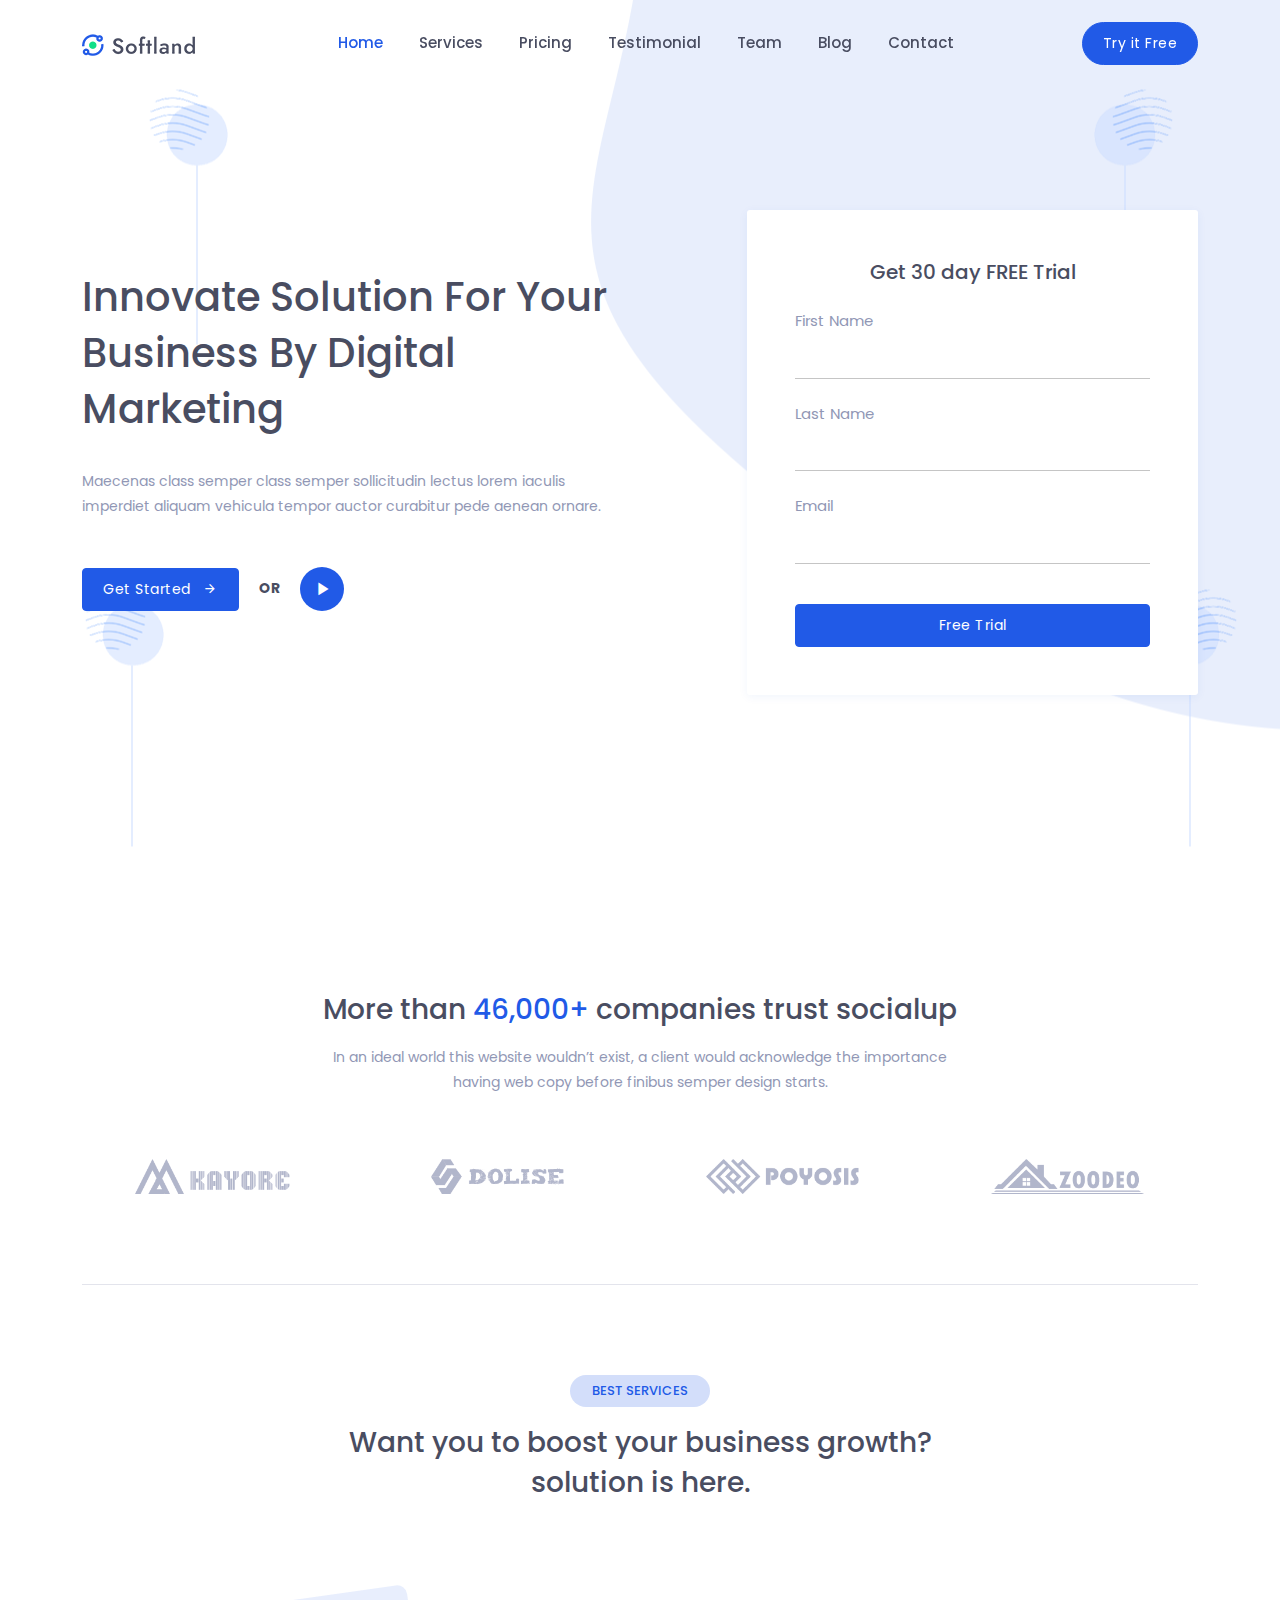
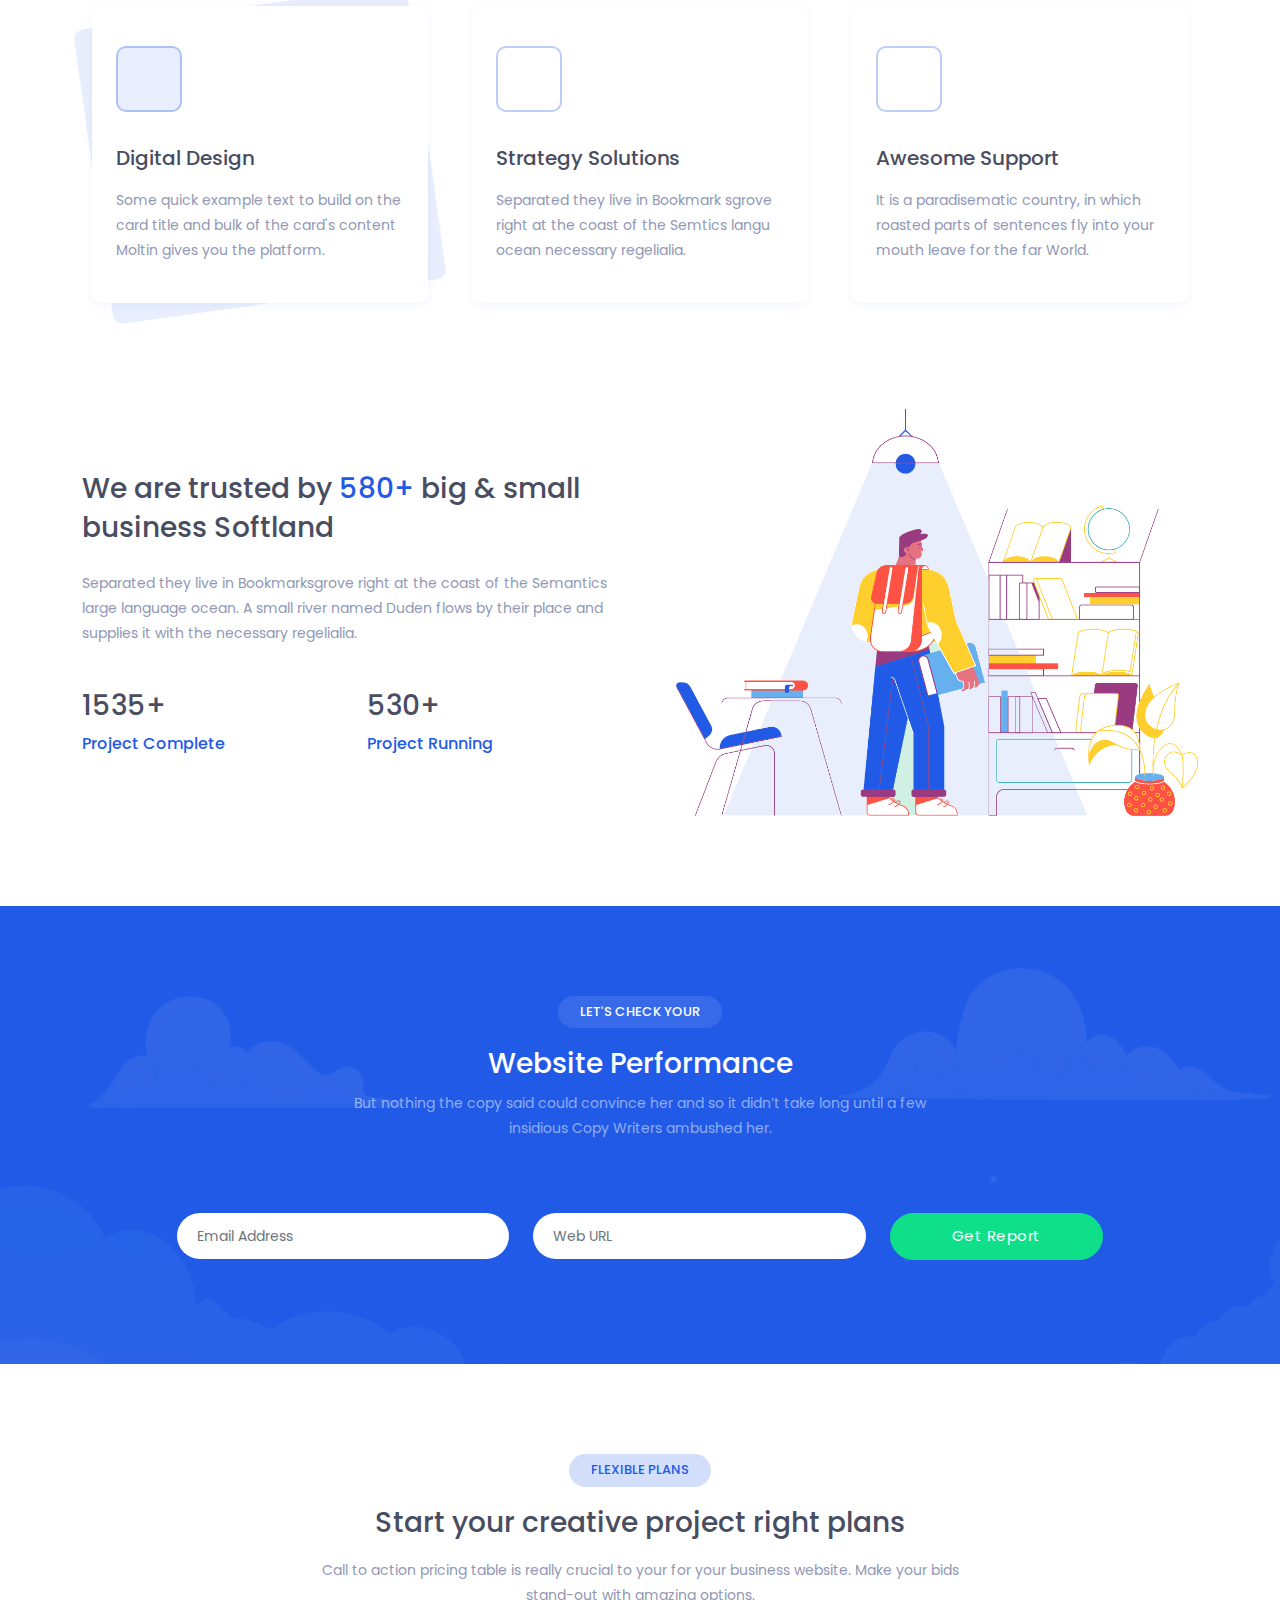
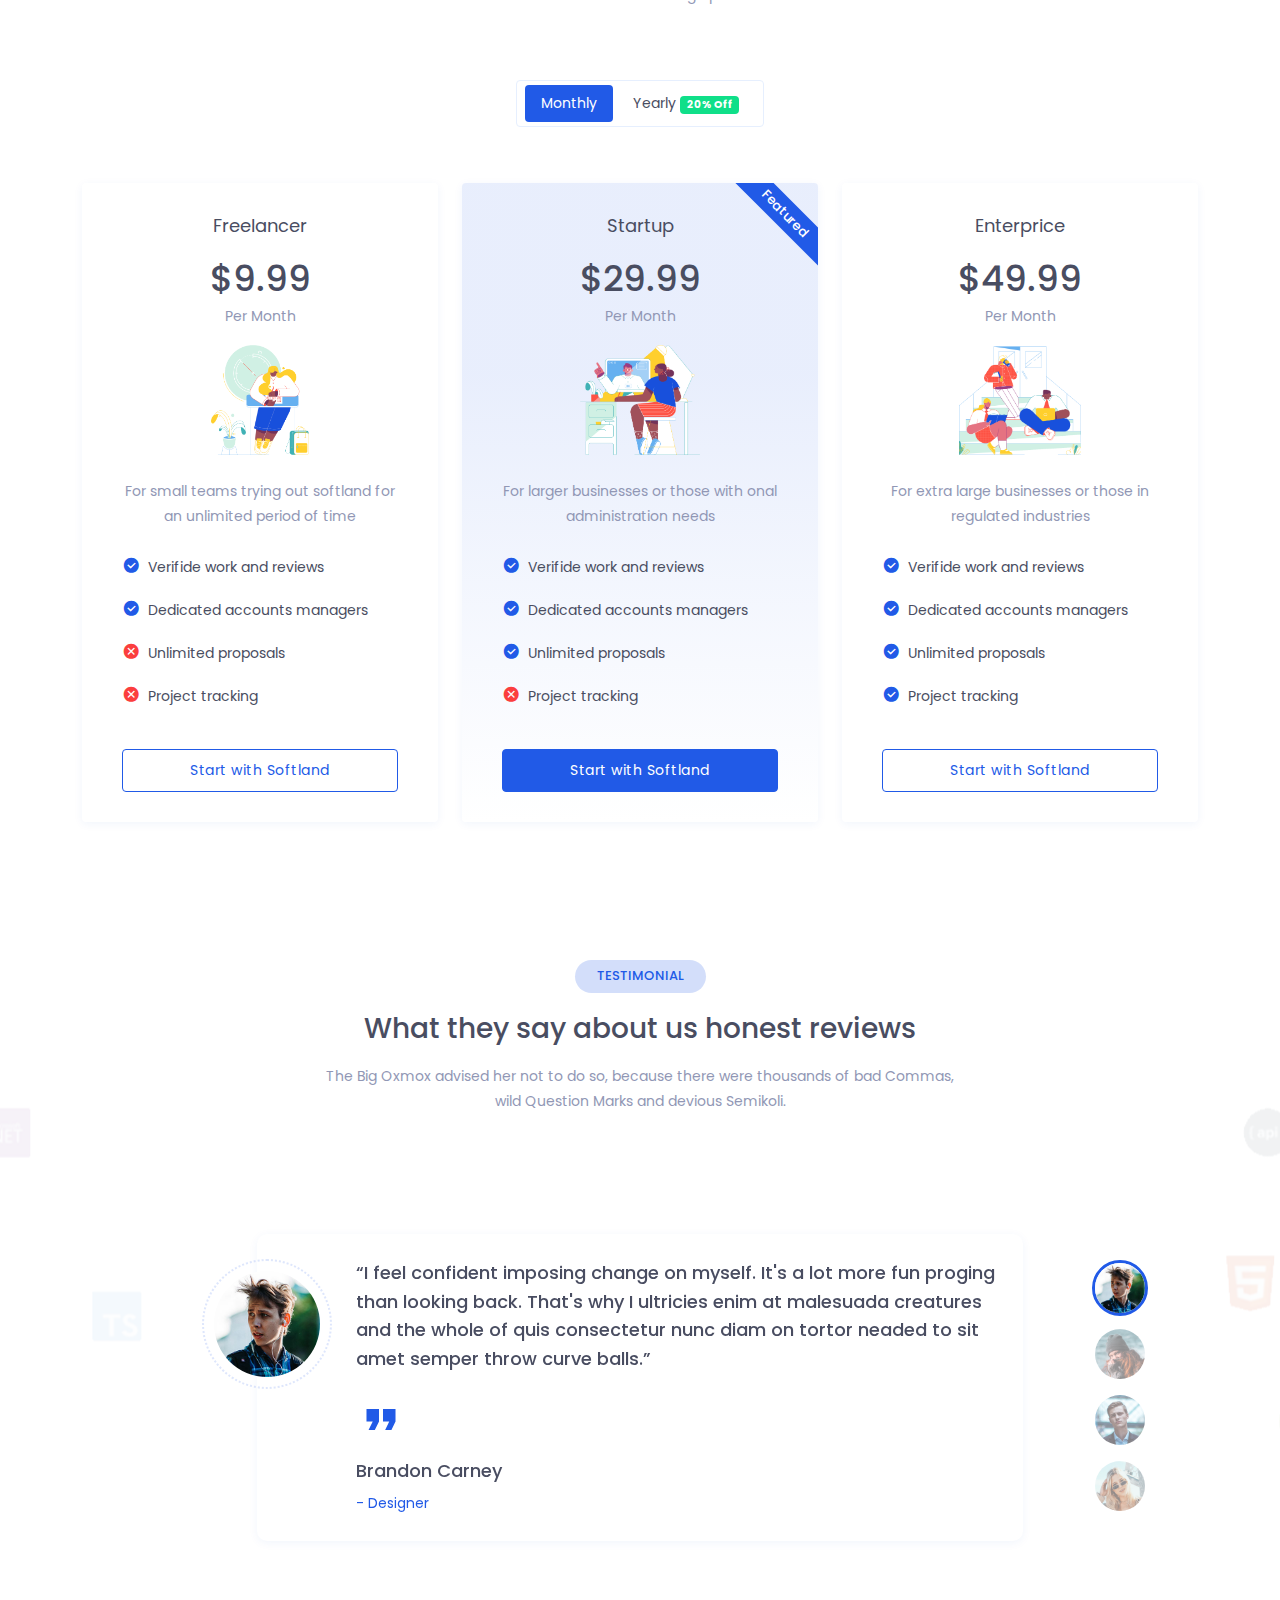
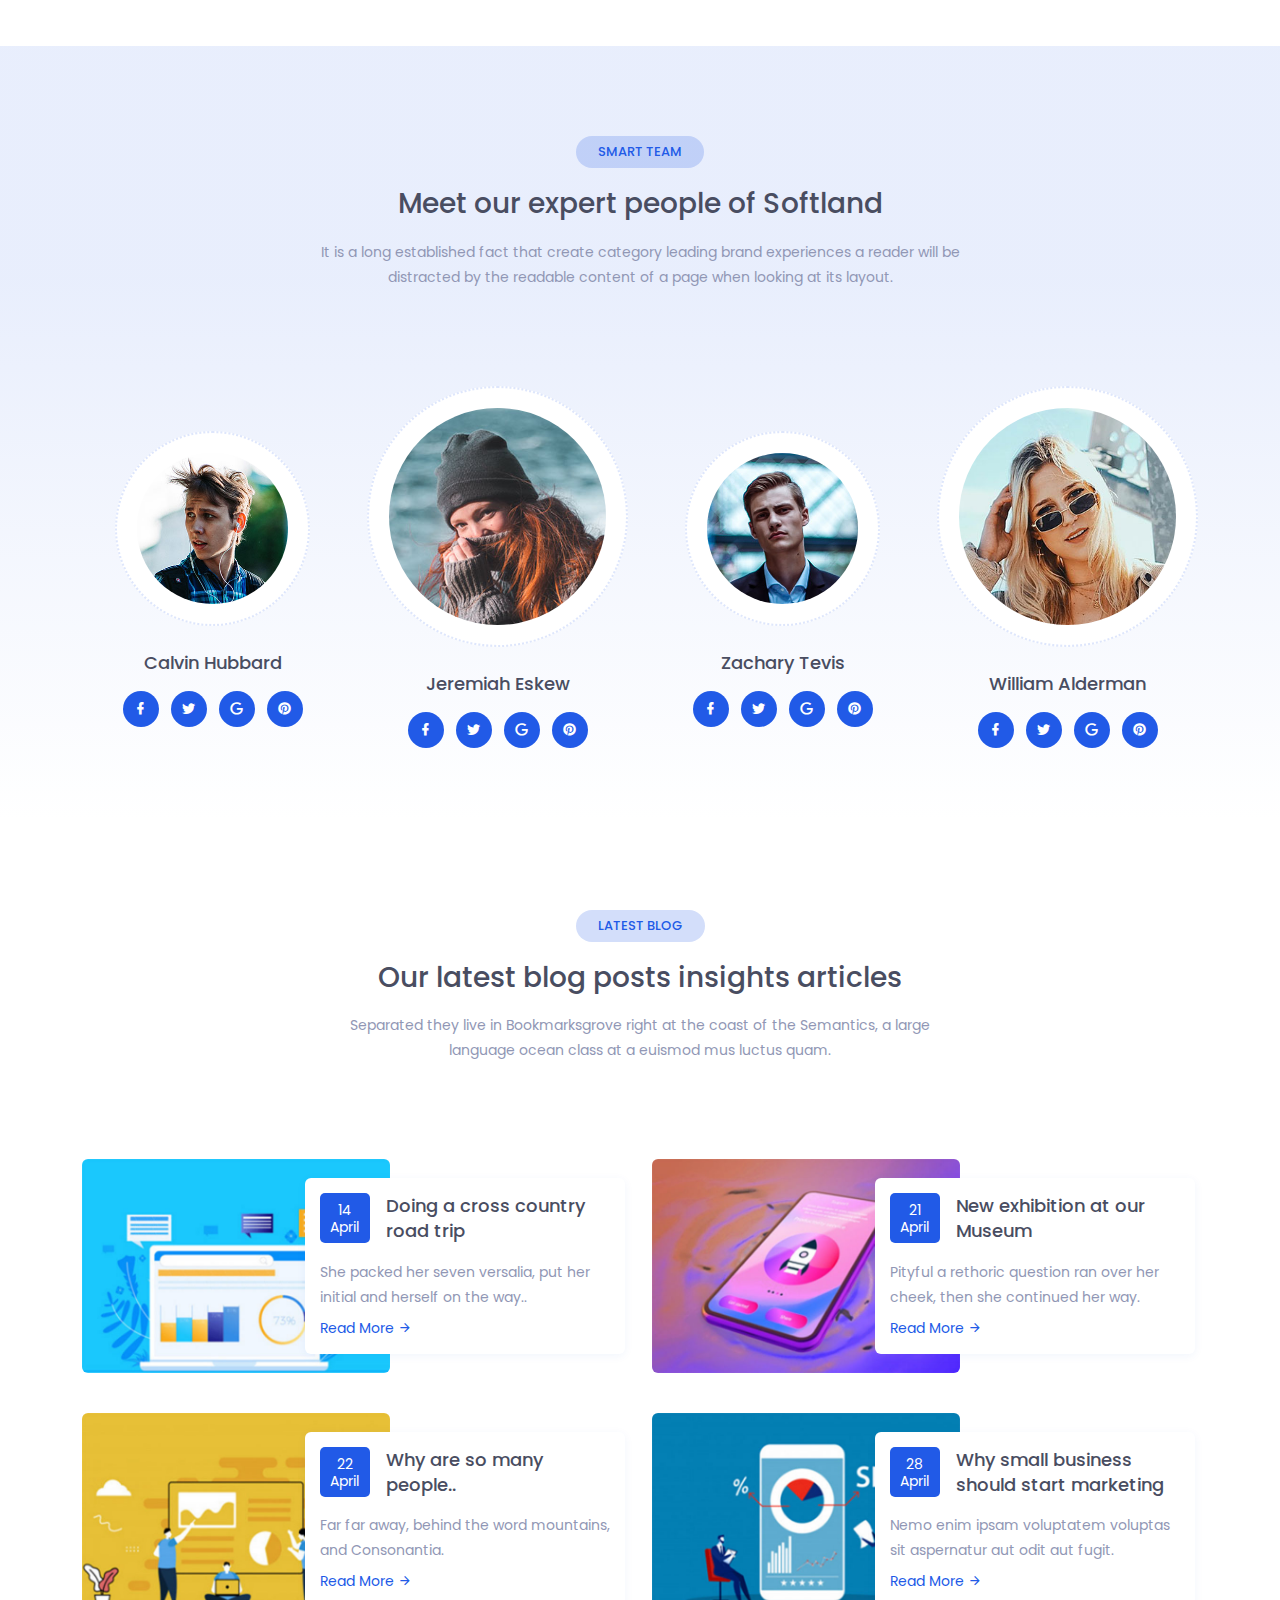
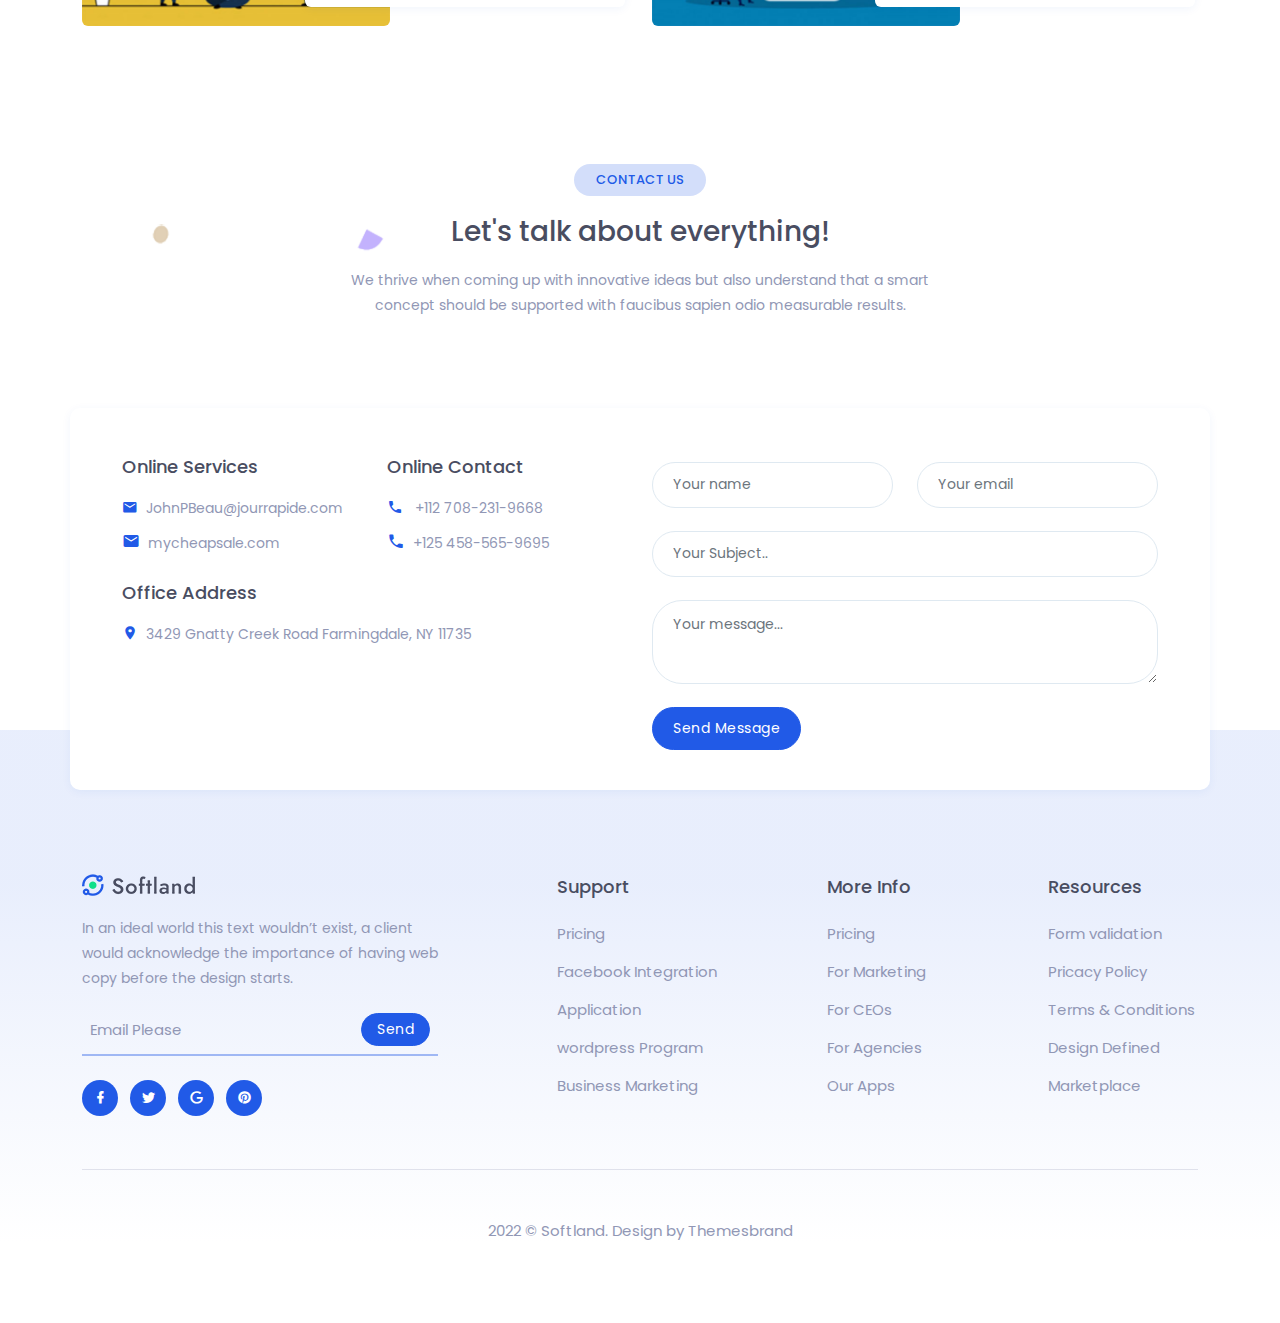
<file: index-5.html>
<!DOCTYPE html>
<html lang="en">

<head>
    <meta charset="utf-8" />
    <title>Softland</title>
    <meta name="viewport" content="width=device-width, initial-scale=1.0" />
    <meta name="description" content="Premium Bootstrap 4 Landing Page Template" />
    <meta name="keywords" content="bootstrap 4, premium, marketing, multipurpose" />
    <meta content="Themesbrand" name="author" />
    <!-- favicon -->
    <link rel="shortcut icon" href="images/favicon.ico" />
    <!-- css -->
    <link href="css/bootstrap.min.css" rel="stylesheet" type="text/css" />
    <!-- icon -->
    <link href="css/materialdesignicons.min.css" rel="stylesheet" type="text/css" />

    <link href="css/style.css" rel="stylesheet" type="text/css" />
</head>

<body>
    <!-- STRAT NAVBAR -->
    <div id="navbar">
        <nav class="navbar navbar-expand-lg navbar-white fixed-top navbar-custom sticky sticky-dark" id="main-menu">
            <div class="container">
                <!-- LOGO -->
                <a class="navbar-brand logo text-uppercase" href="index.html">
                    <img src="images/logo-dark.png" alt="" height="22" />
                </a>
                <button class="navbar-toggler" type="button" data-bs-toggle="collapse" data-bs-target="#navbarCollapse"
                    aria-controls="navbarCollapse" aria-expanded="false" aria-label="Toggle navigation">
                    <i class="mdi mdi-menu"></i>
                </button>
                <div class="collapse navbar-collapse" id="navbarCollapse">
                    <ul class="navbar-nav navbar-center mx-auto" id="navbar-navlist">
                        <li class="nav-item">
                            <a data-scroll href="#home" class="nav-link">Home</a>
                        </li>
                        <li class="nav-item">
                            <a data-scroll href="#services" class="nav-link">Services</a>
                        </li>
                        <li class="nav-item">
                            <a data-scroll href="#pricing" class="nav-link">Pricing</a>
                        </li>
                        <li class="nav-item">
                            <a data-scroll href="#testimonial" class="nav-link">Testimonial</a>
                        </li>
                        <li class="nav-item">
                            <a data-scroll href="#team" class="nav-link">Team</a>
                        </li>
                        <li class="nav-item">
                            <a data-scroll href="#blog" class="nav-link">Blog</a>
                        </li>
                        <li class="nav-item">
                            <a data-scroll href="#contact" class="nav-link">Contact</a>
                        </li>
                    </ul>
                    <div class="nav-button">
                        <ul class="nav navbar-nav navbar-right">
                            <li>
                                <button type="button" class="btn btn-primary navbar-btn btn-rounded">Try it
                                    Free</button>
                            </li>
                        </ul>
                    </div>
                </div>
            </div>
        </nav>
    </div>
    <!-- END NAVBAR -->

    <!--START HOME-->
    <section class="bg-home-5 section bg-lightan" id="home">
        <div class="bg-overlay"></div>
        <div class="container">
            <div class="row justify-content-center align-items-center pt-5 mt-5">
                <div class="col-lg-6">
                    <h1 class="home-title">Innovate Solution For Your Business By Digital Marketing</h1>
                    <p class="pt-4 text-muted">Maecenas class semper class semper sollicitudin lectus lorem iaculis
                        imperdiet aliquam vehicula tempor auctor curabitur pede aenean ornare.</p>

                    <div class="mt-5">
                        <a href="" class="btn btn-primary me-3">Get Started <i class="mdi mdi-arrow-right ms-2"></i></a>

                        <span class="fw-bold f-14">OR</span>

                        <a href="" class="play-shadow ms-3" data-bs-toggle="modal"
                            data-bs-target="#watchvideomodal"><span class="play-btn video-play-icon"><i
                                    class="mdi mdi-play text-center"></i></span></a>

                        <!-- Modal -->
                        <div class="modal fade bd-example-modal-lg" id="watchvideomodal" data-keyboard="false"
                            tabindex="-1" aria-hidden="true">
                            <div class="modal-dialog modal-dialog-centered modal-dialog modal-lg">
                                <div class="modal-content home-modal">
                                    <div class="modal-header border-0">
                                        <button type="button" class="btn-close" data-bs-dismiss="modal"
                                            aria-label="Close"></button>
                                    </div>
                                    <video id="VisaChipCardVideo" class="video-box" controls>
                                        <source src="https://www.w3schools.com/html/mov_bbb.mp4" type="video/mp4">
                                        <!--Browser does not support <video> tag -->
                                    </video>
                                </div>
                            </div>
                        </div>
                    </div>

                </div>

                <div class="col-lg-5 offset-lg-1">
                    <div class="home-registration-form bg-white p-5 mt-4">
                        <h5 class="form-title mb-4 text-center font-weight-bold">Get 30 day FREE Trial</h5>
                        <form class="registration-form">
                            <label class="text-muted">First Name</label>
                            <input type="text" id="exampleInputName1" class="form-control mb-4 registration-input-box">
                            <label class="text-muted">Last Name</label>
                            <input type="text" id="exampleInputName2" class="form-control mb-4 registration-input-box">
                            <label class="text-muted">Email</label>
                            <input type="email" id="exampleInputEmail1"
                                class="form-control mb-4 registration-input-box">
                            <button class="btn btn-primary w-100 mt-3">Free Trial</button>
                        </form>
                    </div>
                </div>
            </div>
        </div>
    </section>
    <!--END HOME-->

    <!-- START CLIENT LOGO -->
    <section class="section">
        <div class="container">
            <div class="row justify-content-center">
                <div class="col-lg-7">
                    <div class="title-box text-center">
                        <h3>More than <span class="text-primary">46,000+</span> companies trust socialup</h3>
                        <p class="text-muted mt-3">In an ideal world this website wouldn’t exist, a client would
                            acknowledge the importance having web copy before
                            finibus semper design starts.</p>
                    </div>
                </div>
            </div>

            <div class="row mt-4">
                <div class="col-lg-3">
                    <div class="client-images mt-4">
                        <img src="images/clients/1.png" alt="logo-img" class="mx-auto img-fluid d-block">
                    </div>
                </div>
                <div class="col-lg-3">
                    <div class="client-images mt-4">
                        <img src="images/clients/2.png" alt="logo-img" class="mx-auto img-fluid d-block">
                    </div>
                </div>
                <div class="col-lg-3 ">
                    <div class="client-images mt-4">
                        <img src="images/clients/3.png" alt="logo-img" class="mx-auto img-fluid d-block">
                    </div>
                </div>
                <div class="col-lg-3">
                    <div class="client-images mt-4">
                        <img src="images/clients/4.png" alt="logo-img" class="mx-auto img-fluid d-block">
                    </div>
                </div>
            </div>

        </div>
    </section>
    <!-- END CLIENT LOGO -->

    <div class="section p-0">
        <div class="container">
            <div class="row">
                <div class="col-lg-12">
                    <hr>
                </div>
            </div>
        </div>
    </div>

    <!-- START SERVICES -->
    <section class="section bg-services" id="services">
        <div class="container">
            <div class="row justify-content-center">
                <div class="col-lg-7">
                    <div class="title-box text-center">
                        <h5 class="sub-title text-primary f-13 text-uppercase">Best Services</h5>
                        <h3 class="mt-2">Want you to boost your business growth? solution is here.</h3>
                    </div>
                </div>
            </div>

            <div class="row mt-5 pt-4">
                <div class="col-lg-4">
                    <div class="service-box service-active mt-4">
                        <div class="service-icon icon-xxl uim-icon-primary">
                            <i class="uim uim-cube"></i>
                        </div>

                        <h5 class="f-20 mt-4 pt-2">Digital Design</h5>

                        <p class="text-muted mt-3 mb-0">Some quick example text to build on the card title and bulk of
                            the card's content Moltin gives you the platform.</p>

                    </div>
                </div>

                <div class="col-lg-4">
                    <div class="service-box mt-4">
                        <div class="service-icon icon-xxl uim-icon-primary">
                            <i class="uim uim-layer-group"></i>
                        </div>

                        <h5 class="f-20 mt-4 pt-2">Strategy Solutions</h5>

                        <p class="text-muted mt-3 mb-0">Separated they live in Bookmark sgrove right at the coast of the
                            Semtics langu ocean necessary regelialia.</p>

                    </div>
                </div>

                <div class="col-lg-4">
                    <div class="service-box mt-4">
                        <div class="service-icon icon-xxl uim-icon-primary">
                            <i class="uim uim-briefcase"></i>
                        </div>

                        <h5 class="f-20 mt-4 pt-2">Awesome Support</h5>

                        <p class="text-muted mt-3 mb-0">It is a paradisematic country, in which roasted parts of
                            sentences fly into your mouth leave for the far World.</p>

                    </div>
                </div>
            </div>


            <div class="row mt-5 pt-4 align-items-center">
                <div class="col-lg-6">
                    <div class="mt-4">
                        <h3>We are trusted by <span class="text-primary">580+</span> big & small business Softland</h3>

                        <p class="text-muted mt-4">Separated they live in Bookmarksgrove right at the coast of the
                            Semantics large language ocean.
                            A small river named Duden flows by their place and supplies it with the necessary
                            regelialia.</p>

                        <div class="row">
                            <div class="col-md-6">
                                <div class="mt-4">
                                    <h3>1535+</h3>
                                    <h5 class="text-primary mb-0 f-16">Project Complete</h5>
                                </div>
                            </div>

                            <div class="col-md-6">
                                <div class="mt-4">
                                    <h3>530+</h3>
                                    <h5 class="text-primary mb-0 f-16">Project Running</h5>
                                </div>
                            </div>
                        </div>
                    </div>

                </div>

                <div class="col-lg-6">
                    <div class="mt-4">
                        <img src="images/features/img-2.png" class="img-fluid ps-4" alt="">
                    </div>
                </div>


            </div>

        </div>
    </section>
    <!-- END HOW IT WORK -->

    <!-- START CTA -->
    <section class="section bg-primary">
        <div class="cta-overlay"></div>
        <div class="container">
            <div class="row justify-content-center">
                <div class="col-lg-10">
                    <form class="cta-search">
                        <div class="text-center title-box text-white">
                            <h5 class="sub-title text-white bg-soft-white f-13 text-uppercase">Let's check Your</h5>
                            <h3 class="mt-2">Website Performance</h3>
                            <p class="cta-desc text-white-50"> But nothing the copy said could convince her and so it
                                didn’t take long until a few insidious Copy Writers ambushed her.</p>

                            <div class="row mt-5">
                                <div class="col-lg-9">
                                    <div class="row">
                                        <div class="col-lg-6">
                                            <div class="mt-4">
                                                <input name="email" type="text" class="form-control"
                                                    placeholder="Email Address">
                                            </div>
                                        </div>

                                        <div class="col-lg-6">
                                            <div class="mt-4">
                                                <input name="link" type="text" class="form-control"
                                                    placeholder="Web URL">
                                            </div>
                                        </div>
                                    </div>
                                </div>
                                <div class="col-lg-3">
                                    <div class="mt-4">
                                        <button class="btn btn-success btn-rounded w-100">Get Report</button>
                                    </div>
                                </div>
                            </div>
                        </div>
                    </form>
                </div>
            </div>
        </div>
    </section>
    <!-- END CTA -->

    <!-- START PRICING -->
    <section class="section" id="pricing">
        <div class="container">
            <div class="row justify-content-center">
                <div class="col-lg-7">
                    <div class="title-box text-center">
                        <h5 class="sub-title text-primary f-13 text-uppercase">Flexible Plans</h5>
                        <h3 class="mt-2">Start your creative project right plans</h3>
                        <p class="title-desc text-muted mt-3">Call to action pricing table is really crucial to your for
                            your business website.
                            Make your bids stand-out with amazing options.</p>
                    </div>
                </div>
            </div>

            <div class="row mt-5 pt-4">
                <div class="col-lg-12">
                    <div class="text-center">
                        <ul class="nav nav-pills rounded justify-content-center d-inline-block pricing-tab-border py-1 px-2"
                            id="pills-tab" role="tablist">
                            <li class="nav-item d-inline-block">
                                <a class="nav-link px-3 rounded active monthly" id="Monthly" data-bs-toggle="pill"
                                    href="#Month" role="tab" aria-controls="Month" aria-selected="true">Monthly</a>
                            </li>
                            <li class="nav-item d-inline-block">
                                <a class="nav-link px-3 rounded yearly" id="Yearly" data-bs-toggle="pill" href="#Year"
                                    role="tab" aria-controls="Year" aria-selected="false">
                                    Yearly <span class="badge bg-success rounded text-white">20% Off </span>
                                </a>
                            </li>
                        </ul>
                    </div>

                    <div class="tab-content pt-3" id="pills-tabContent">
                        <div class="tab-pane fade active show" id="Month" role="tabpanel" aria-labelledby="Monthly">
                            <div class="row mt-3">
                                <div class="col-lg-4">
                                    <div class="pricing-box rounded mt-4">
                                        <div class="text-center">
                                            <h5 class="fw-normal f-18">Freelancer</h5>
                                            <h1 class="pricing-title mt-3 mb-0">$9.99</h1>
                                            <p class="text-muted f-14">Per Month</p>
                                            <div class="pricing-img">
                                                <img src="images/features/img-3.png" class="img-fluid" alt="">
                                            </div>
                                            <p class="text-muted mt-4">For small teams trying out softland for an
                                                unlimited period of time</p>
                                        </div>
                                        <div class="mt-4">
                                            <p class="mb-3"><i
                                                    class="mdi mdi-check-circle text-primary f-18 me-2"></i>Verifide
                                                work and
                                                reviews</p>
                                            <p class="mb-3"><i
                                                    class="mdi mdi-check-circle text-primary f-18 me-2"></i>Dedicated
                                                accounts managers</p>
                                            <p class="mb-3"><i
                                                    class="mdi mdi-close-circle text-danger f-18 me-2"></i>Unlimited
                                                proposals</p>
                                            <p class="mb-3"><i
                                                    class="mdi mdi-close-circle text-danger f-18 me-2"></i>Project
                                                tracking
                                            </p>
                                        </div>
                                        <div class="mt-4 pt-3 text-center">
                                            <a href="" class="btn btn-outline-primary w-100">Start with Softland</a>
                                        </div>
                                    </div>
                                </div>

                                <div class="col-lg-4">
                                    <div class="pricing-box bg-lightan rounded mt-4">
                                        <div class="pricing-badge">
                                            <span class="badge">Featured</span>
                                        </div>
                                        <div class="text-center">
                                            <h5 class="fw-normal f-18">Startup</h5>
                                            <h1 class="pricing-title mt-3 mb-0">$29.99</h1>
                                            <p class="text-muted f-14">Per Month</p>
                                            <div class="pricing-img">
                                                <img src="images/features/img-4.png" class="img-fluid" alt="">
                                            </div>
                                            <p class="text-muted mt-4">For larger businesses or those with
                                                onal administration needs</p>
                                        </div>
                                        <div class="mt-4">
                                            <p class="mb-3"><i
                                                    class="mdi mdi-check-circle text-primary f-18 me-2"></i>Verifide
                                                work and
                                                reviews</p>
                                            <p class="mb-3"><i
                                                    class="mdi mdi-check-circle text-primary f-18 me-2"></i>Dedicated
                                                accounts managers</p>
                                            <p class="mb-3"><i
                                                    class="mdi mdi-check-circle text-primary f-18 me-2"></i>Unlimited
                                                proposals</p>
                                            <p class="mb-3"><i
                                                    class="mdi mdi-close-circle text-danger f-18 me-2"></i>Project
                                                tracking
                                            </p>
                                        </div>
                                        <div class="mt-4 pt-3 text-center">
                                            <a href="" class="btn btn-primary w-100">Start with Softland</a>
                                        </div>
                                    </div>
                                </div>

                                <div class="col-lg-4">
                                    <div class="pricing-box rounded mt-4">
                                        <div class="text-center">
                                            <h5 class="fw-normal f-18">Enterprice</h5>
                                            <h1 class="pricing-title mt-3 mb-0">$49.99</h1>
                                            <p class="text-muted f-14">Per Month</p>
                                            <div class="pricing-img">
                                                <img src="images/features/img-5.png" class="img-fluid" alt="">
                                            </div>
                                            <p class="text-muted mt-4">For extra large businesses or those in regulated
                                                industries</p>
                                        </div>
                                        <div class="mt-4">
                                            <p class="mb-3"><i
                                                    class="mdi mdi-check-circle text-primary f-18 me-2"></i>Verifide
                                                work and
                                                reviews</p>
                                            <p class="mb-3"><i
                                                    class="mdi mdi-check-circle text-primary f-18 me-2"></i>Dedicated
                                                accounts managers</p>
                                            <p class="mb-3"><i
                                                    class="mdi mdi-check-circle text-primary f-18 me-2"></i>Unlimited
                                                proposals</p>
                                            <p class="mb-3"><i
                                                    class="mdi mdi-check-circle text-primary f-18 me-2"></i>Project
                                                tracking
                                            </p>
                                        </div>
                                        <div class="mt-4 pt-3 text-center">
                                            <a href="" class="btn btn-outline-primary w-100">Start with Softland</a>
                                        </div>
                                    </div>
                                </div>
                            </div>
                        </div>

                        <div class="tab-pane fade" id="Year" role="tabpanel" aria-labelledby="Yearly">
                            <div class="row mt-3">
                                <div class="col-lg-4">
                                    <div class="pricing-box rounded mt-4">
                                        <div class="text-center">
                                            <h5 class="fw-normal f-18">Freelancer</h5>
                                            <h1 class="pricing-title mt-3 mb-0">$99.99</h1>
                                            <p class="text-muted f-14">Per Year</p>
                                            <div class="pricing-img">
                                                <img src="images/features/img-3.png" class="img-fluid" alt="">
                                            </div>
                                            <p class="text-muted mt-4">For small teams trying out softland for an
                                                unlimited period of time</p>
                                        </div>
                                        <div class="mt-4">
                                            <p class="mb-3"><i
                                                    class="mdi mdi-check-circle text-primary f-18 me-2"></i>Verifide
                                                work and
                                                reviews</p>
                                            <p class="mb-3"><i
                                                    class="mdi mdi-check-circle text-primary f-18 me-2"></i>Dedicated
                                                accounts managers</p>
                                            <p class="mb-3"><i
                                                    class="mdi mdi-close-circle text-danger f-18 me-2"></i>Unlimited
                                                proposals</p>
                                            <p class="mb-3"><i
                                                    class="mdi mdi-close-circle text-danger f-18 me-2"></i>Project
                                                tracking
                                            </p>
                                        </div>
                                        <div class="mt-4 pt-3 text-center">
                                            <a href="" class="btn btn-outline-primary w-100">Start with Softland</a>
                                        </div>
                                    </div>
                                </div>

                                <div class="col-lg-4">
                                    <div class="pricing-box bg-lightan rounded mt-4">
                                        <div class="pricing-badge">
                                            <span class="badge">Featured</span>
                                        </div>
                                        <div class="text-center">

                                            <h5 class="fw-normal f-18">Startup</h5>
                                            <h1 class="pricing-title mt-3 mb-0">$299.99</h1>
                                            <p class="text-muted f-14">Per Year</p>
                                            <div class="pricing-img">
                                                <img src="images/features/img-4.png" class="img-fluid" alt="">
                                            </div>
                                            <p class="text-muted mt-4">For larger businesses or those with
                                                onal administration needs</p>
                                        </div>
                                        <div class="mt-4">
                                            <p class="mb-3"><i
                                                    class="mdi mdi-check-circle text-primary f-18 me-2"></i>Verifide
                                                work and
                                                reviews</p>
                                            <p class="mb-3"><i
                                                    class="mdi mdi-check-circle text-primary f-18 me-2"></i>Dedicated
                                                accounts managers</p>
                                            <p class="mb-3"><i
                                                    class="mdi mdi-check-circle text-primary f-18 me-2"></i>Unlimited
                                                proposals</p>
                                            <p class="mb-3"><i
                                                    class="mdi mdi-close-circle text-danger f-18 me-2"></i>Project
                                                tracking
                                            </p>
                                        </div>
                                        <div class="mt-4 pt-3 text-center">
                                            <a href="" class="btn btn-primary w-100">Start with Softland</a>
                                        </div>
                                    </div>
                                </div>

                                <div class="col-lg-4">
                                    <div class="pricing-box rounded mt-4">
                                        <div class="text-center">
                                            <h5 class="fw-normal f-18">Enterprice</h5>
                                            <h1 class="pricing-title mt-3 mb-0">$499.99</h1>
                                            <p class="text-muted f-14">Per Year</p>
                                            <div class="pricing-img">
                                                <img src="images/features/img-5.png" class="img-fluid" alt="">
                                            </div>
                                            <p class="text-muted mt-4">For extra large businesses or those in regulated
                                                industries</p>
                                        </div>
                                        <div class="mt-4">
                                            <p class="mb-3"><i
                                                    class="mdi mdi-check-circle text-primary f-18 me-2"></i>Verifide
                                                work and
                                                reviews</p>
                                            <p class="mb-3"><i
                                                    class="mdi mdi-check-circle text-primary f-18 me-2"></i>Dedicated
                                                accounts managers</p>
                                            <p class="mb-3"><i
                                                    class="mdi mdi-check-circle text-primary f-18 me-2"></i>Unlimited
                                                proposals</p>
                                            <p class="mb-3"><i
                                                    class="mdi mdi-check-circle text-primary f-18 me-2"></i>Project
                                                tracking
                                            </p>
                                        </div>
                                        <div class="mt-4 pt-3 text-center">
                                            <a href="" class="btn btn-outline-primary w-100">Start with Softland</a>
                                        </div>
                                    </div>
                                </div>
                            </div>
                        </div>
                    </div>
                </div>
            </div>
        </div>
    </section>
    <!-- END PRICING -->

    <!-- START TESTIMONIAL -->
    <section class="section pt-5 bg-testimonial" id="testimonial">
        <div class="container">

            <div class="row justify-content-center">
                <div class="col-lg-7">
                    <div class="title-box text-center">
                        <h5 class="sub-title text-primary f-13 text-uppercase">Testimonial</h5>
                        <h3 class="mt-2"> What they say about us
                            honest reviews</h3>
                        <p class="title-desc text-muted mt-3">The Big Oxmox advised her not to do so, because there were
                            thousands of bad Commas,
                            wild Question Marks and devious Semikoli.</p>
                    </div>
                </div>
            </div>

            <div class="row justify-content-center mt-5 pt-5">

                <div class="col-lg-10">

                    <div id="carouselExampleIndicators" class="carousel slide" data-bs-ride="carousel">


                        <div class="carousel-inner">
                            <div class="carousel-item active">
                                <div class="client-box mt-4">
                                    <div class="client-img d-flex">
                                        <img src="images/users/img-1.jpg" class="img-fluid rounded-circle" alt="">


                                        <div class="client-content ps-4">
                                            <h5 class="line-height_1_6 f-18">“I feel confident imposing change on
                                                myself. It's a lot more fun proging than looking back.
                                                That's why I ultricies enim at malesuada
                                                creatures and the whole of quis consectetur nunc diam on tortor neaded
                                                to sit amet semper throw curve balls.”
                                            </h5>

                                            <div class="client-icon">
                                                <i class="mdi mdi-format-quote-close"></i>
                                            </div>

                                            <h5 class="f-18">Brandon Carney</h5>
                                            <p class="text-primary mb-0">- Designer</p>
                                        </div>
                                    </div>

                                </div>
                            </div>

                            <div class="carousel-item">
                                <div class="client-box mt-4">
                                    <div class="client-img d-flex">
                                        <img src="images/users/img-2.jpg" class="img-fluid rounded-circle" alt="">


                                        <div class="client-content ps-4">
                                            <h5 class="line-height_1_6 f-18">
                                                “Our task must be to free ourselves by widening our circle of comsion to
                                                embrace all living creatures and the
                                                whole of quis consectetur nunc sit amet semper justo. scelerisque
                                                pretium dolor, sit amet vehicula erat pelleque nature and its beauty.”
                                            </h5>

                                            <div class="client-icon">
                                                <i class="mdi mdi-format-quote-close"></i>
                                            </div>

                                            <h5 class="f-18">Jeremiah Eskew</h5>
                                            <p class="text-primary mb-0">- Designer</p>
                                        </div>
                                    </div>

                                </div>
                            </div>

                            <div class="carousel-item">
                                <div class="client-box mt-4">
                                    <div class="client-img d-flex">
                                        <img src="images/users/img-3.jpg" class="img-fluid rounded-circle" alt="">


                                        <div class="client-content ps-4">
                                            <h5 class="line-height_1_6 f-18">
                                                “I've learned that people will forget what you said, people will forget
                                                what you did, but people will never aliquam in nunc
                                                quis tincidunt forget how you never forget how donec in efficitur
                                                lectus, nec lobortis metus you made vestibulum egestas them feel.”
                                            </h5>

                                            <div class="client-icon">
                                                <i class="mdi mdi-format-quote-close"></i>
                                            </div>

                                            <h5 class="f-18">Zachary Tevis</h5>
                                            <p class="text-primary mb-0">- Designer</p>
                                        </div>
                                    </div>

                                </div>
                            </div>

                            <div class="carousel-item">
                                <div class="client-box mt-4">
                                    <div class="client-img d-flex">
                                        <img src="images/users/img-4.jpg" class="img-fluid rounded-circle" alt="">
                                        <div class="client-content ps-4">
                                            <h5 class="line-height_1_6 f-18">
                                                “I've learned that people will forget what you said, people will forget
                                                what you did, but people will never forget how
                                                donec in efficitur lectus, nec lobortis enim at malesuada nibh diam on
                                                tortor neaded to metus you made them feel.”
                                            </h5>

                                            <div class="client-icon">
                                                <i class="mdi mdi-format-quote-close"></i>
                                            </div>

                                            <h5 class="f-18">William Alderman </h5>
                                            <p class="text-primary mb-0">- Designer</p>
                                        </div>
                                    </div>

                                </div>
                            </div>


                        </div>

                        <div class="carousel-indicators mb-0">
                            <button type="button" data-bs-target="#carouselExampleIndicators" data-bs-slide-to="0" class="active" aria-current="true" aria-label="Slide 1">
                                <img src="images/users/img-1.jpg" alt="" class=" testi-img img-fluid rounded mx-auto d-block">
                            </button>
                            <button type="button" data-bs-target="#carouselExampleIndicators" data-bs-slide-to="1" aria-label="Slide 2">
                                <img src="images/users/img-2.jpg" alt="" class=" testi-img img-fluid rounded mx-auto d-block">
                            </button>
                            <button type="button" data-bs-target="#carouselExampleIndicators" data-bs-slide-to="2" aria-label="Slide 3">
                                <img src="images/users/img-3.jpg" alt="" class=" testi-img img-fluid rounded mx-auto d-block">
                            </button>
                            <button type="button" data-bs-target="#carouselExampleIndicators" data-bs-slide-to="3" aria-label="Slide 4">
                                <img src="images/users/img-4.jpg" alt="" class=" testi-img img-fluid rounded mx-auto d-block">
                            </button>
                            </div>
                    </div>
                </div>


            </div>
        </div>
    </section>
    <!-- END TESTIMONIAL -->

    <!-- START TEAM -->
    <section class="section bg-lightan pb-5" id="team">
        <div class="container">
            <div class="row justify-content-center">
                <div class="col-lg-7">
                    <div class="title-box text-center">
                        <h5 class="sub-title text-primary f-13 text-uppercase">Smart Team</h5>
                        <h3 class="mt-2"> Meet our expert people of Softland</h3>
                        <p class="title-desc text-muted mt-3">It is a long established fact that create category leading
                            brand experiences a reader will be
                            distracted by the readable content of a page when looking at its layout.</p>
                    </div>
                </div>
            </div>



            <div class="row mt-5 pt-4">
                <div class="col-lg-3 team-space">
                    <div class="team-box text-center mt-4">
                        <div class="team-img bg-white">
                            <img src="images/users/img-1.jpg" class="img-fluid rounded-circle" alt="">

                            <div class="team-badge">

                                <p class="text-white bg-primary rounded f-14 mb-0">#Designer</p>

                            </div>
                        </div>
                        <h5 class="mt-4 f-18">Calvin Hubbard</h5>

                        <div class="team-social mt-3">
                            <ul class="list-inline mb-0">
                                <li class="list-inline-item">
                                    <a href="" class="text-reset"><i class="mdi mdi-facebook"></i></a>
                                </li>
                                <li class="list-inline-item">
                                    <a href="" class="text-reset"><i class="mdi mdi-twitter"></i></a>
                                </li>
                                <li class="list-inline-item">
                                    <a href="" class="text-reset"><i class="mdi mdi-google"></i></a>
                                </li>
                                <li class="list-inline-item">
                                    <a href="" class="text-reset"><i class="mdi mdi-pinterest"></i></a>
                                </li>
                            </ul>
                        </div>

                    </div>
                </div>

                <div class="col-lg-3">
                    <div class="team-box text-center mt-4">
                        <div class="team-img bg-white">
                            <img src="images/users/img-2.jpg" class="img-fluid rounded-circle" alt="">

                            <div class="team-badge">

                                <p class="text-white bg-primary rounded f-14 mb-0">#Developer</p>

                            </div>
                        </div>
                        <h5 class="mt-4 f-18">Jeremiah Eskew</h5>

                        <div class="team-social mt-3">
                            <ul class="list-inline mb-0">
                                <li class="list-inline-item">
                                    <a href="" class="text-reset"><i class="mdi mdi-facebook"></i></a>
                                </li>
                                <li class="list-inline-item">
                                    <a href="" class="text-reset"><i class="mdi mdi-twitter"></i></a>
                                </li>
                                <li class="list-inline-item">
                                    <a href="" class="text-reset"><i class="mdi mdi-google"></i></a>
                                </li>
                                <li class="list-inline-item">
                                    <a href="" class="text-reset"><i class="mdi mdi-pinterest"></i></a>
                                </li>
                            </ul>
                        </div>

                    </div>
                </div>

                <div class="col-lg-3 team-space">
                    <div class="team-box text-center mt-4">
                        <div class="team-img bg-white">
                            <img src="images/users/img-3.jpg" class="img-fluid rounded-circle" alt="">

                            <div class="team-badge">

                                <p class="text-white bg-primary rounded f-14 mb-0">#CEO</p>

                            </div>
                        </div>
                        <h5 class="mt-4 f-18">Zachary Tevis</h5>

                        <div class="team-social mt-3">
                            <ul class="list-inline mb-0">
                                <li class="list-inline-item">
                                    <a href="" class="text-reset"><i class="mdi mdi-facebook"></i></a>
                                </li>
                                <li class="list-inline-item">
                                    <a href="" class="text-reset"><i class="mdi mdi-twitter"></i></a>
                                </li>
                                <li class="list-inline-item">
                                    <a href="" class="text-reset"><i class="mdi mdi-google"></i></a>
                                </li>
                                <li class="list-inline-item">
                                    <a href="" class="text-reset"><i class="mdi mdi-pinterest"></i></a>
                                </li>
                            </ul>
                        </div>

                    </div>
                </div>

                <div class="col-lg-3">
                    <div class="team-box text-center mt-4">
                        <div class="team-img bg-white">
                            <img src="images/users/img-4.jpg" class="img-fluid rounded-circle" alt="">

                            <div class="team-badge">

                                <p class="text-white bg-primary rounded f-14 mb-0">#Manager</p>

                            </div>
                        </div>
                        <h5 class="mt-4 f-18">William Alderman </h5>

                        <div class="team-social mt-3">
                            <ul class="list-inline mb-0">
                                <li class="list-inline-item">
                                    <a href="" class="text-reset"><i class="mdi mdi-facebook"></i></a>
                                </li>
                                <li class="list-inline-item">
                                    <a href="" class="text-reset"><i class="mdi mdi-twitter"></i></a>
                                </li>
                                <li class="list-inline-item">
                                    <a href="" class="text-reset"><i class="mdi mdi-google"></i></a>
                                </li>
                                <li class="list-inline-item">
                                    <a href="" class="text-reset"><i class="mdi mdi-pinterest"></i></a>
                                </li>
                            </ul>
                        </div>

                    </div>
                </div>
            </div>
        </div>
    </section>
    <!-- END TEAM -->

    <!-- START BLOG -->
    <section class="section" id="blog">
        <div class="container">
            <div class="row justify-content-center">
                <div class="col-lg-7">
                    <div class="title-box text-center">
                        <h5 class="sub-title text-primary f-13 text-uppercase">Latest Blog</h5>
                        <h3 class="mt-2">Our latest blog posts
                            insights articles</h3>
                        <p class="title-desc text-muted mt-3">
                            Separated they live in Bookmarksgrove right at the coast of the Semantics, a large language
                            ocean class at a euismod mus luctus quam.</p>
                    </div>
                </div>
            </div>

            <div class="row mt-5 pt-4">
                <div class="col-lg-6">
                    <div class="row align-items-center">
                        <div class="col-xl-7">
                            <div class="mt-4 blog-img">
                                <img src="images/blog/img-1.jpg" class="img-fluid" alt="">
                            </div>
                        </div>
                        <div class="col-xl-5">
                            <div class="blog-content mt-4">
                                <div class="d-flex">
                                    <div class="blog-lable">
                                        <p class="date mb-0">14</p>
                                        <p class="month mb-0">April</p>
                                    </div>

                                    <div class="blog-title ps-3">
                                        <h5 class="f-18">
                                            <a href="" class="text-dark">Doing a cross country road trip</a>
                                        </h5>
                                    </div>
                                </div>

                                <p class="text-muted mt-2 mb-0"> She packed her seven versalia, put her initial
                                    and herself on the way..</p>

                                <div class="mt-2">
                                    <a href="" class="text-primary">Read More <i class="mdi mdi-arrow-right"></i></a>
                                </div>



                            </div>
                        </div>
                    </div>
                </div>

                <div class="col-lg-6">
                    <div class="row align-items-center">
                        <div class="col-xl-7">
                            <div class="mt-4 blog-img">
                                <img src="images/blog/img-2.jpg" class="img-fluid" alt="">
                            </div>
                        </div>
                        <div class="col-xl-5">
                            <div class="blog-content mt-4">
                                <div class="d-flex">
                                    <div class="blog-lable">
                                        <p class="date mb-0">21</p>
                                        <p class="month mb-0">April</p>
                                    </div>

                                    <div class="blog-title ps-3">
                                        <h5 class="f-18">
                                            <a href="" class="text-dark">New exhibition at our Museum</a>
                                        </h5>
                                    </div>
                                </div>

                                <p class="text-muted mt-2 mb-0"> Pityful a rethoric question ran over her cheek, then
                                    she continued her way.</p>

                                <div class="mt-2">
                                    <a href="" class="text-primary">Read More <i class="mdi mdi-arrow-right"></i></a>
                                </div>



                            </div>
                        </div>
                    </div>
                </div>
            </div>

            <div class="row mt-3">
                <div class="col-lg-6">
                    <div class="row align-items-center">
                        <div class="col-xl-7">
                            <div class="mt-4 blog-img">
                                <img src="images/blog/img-3.jpg" class="img-fluid" alt="">
                            </div>
                        </div>
                        <div class="col-xl-5">
                            <div class="blog-content mt-4">
                                <div class="d-flex">
                                    <div class="blog-lable">
                                        <p class="date mb-0">22</p>
                                        <p class="month mb-0">April</p>
                                    </div>

                                    <div class="blog-title ps-3">
                                        <h5 class="f-18">
                                            <a href="" class="text-dark">Why are so many people..</a>
                                        </h5>
                                    </div>
                                </div>

                                <p class="text-muted mt-2 mb-0"> Far far away, behind the word mountains, and
                                    Consonantia.</p>

                                <div class="mt-2">
                                    <a href="" class="text-primary">Read More <i class="mdi mdi-arrow-right"></i></a>
                                </div>



                            </div>
                        </div>
                    </div>
                </div>

                <div class="col-lg-6">
                    <div class="row align-items-center">
                        <div class="col-xl-7">
                            <div class="mt-4 blog-img">
                                <img src="images/blog/img-4.jpg" class="img-fluid" alt="">
                            </div>
                        </div>
                        <div class="col-xl-5">
                            <div class="blog-content mt-4">
                                <div class="d-flex">
                                    <div class="blog-lable">
                                        <p class="date mb-0">28</p>
                                        <p class="month mb-0">April</p>
                                    </div>

                                    <div class="blog-title ps-3">
                                        <h5 class="f-18">
                                            <a href="" class="text-dark">Why small business should start marketing</a>
                                        </h5>
                                    </div>
                                </div>

                                <p class="text-muted mt-2 mb-0">Nemo enim ipsam voluptatem voluptas sit aspernatur aut
                                    odit aut fugit.</p>

                                <div class="mt-2">
                                    <a href="" class="text-primary">Read More <i class="mdi mdi-arrow-right"></i></a>
                                </div>




                            </div>
                        </div>
                    </div>
                </div>
            </div>
        </div>
    </section>
    <!-- END BLOG -->

    <!-- START CONTACT -->
    <section class="section bg-contact pb-0 pt-5" id="contact">
        <div class="container">

            <div class="row justify-content-center">
                <div class="col-lg-7">
                    <div class="title-box text-center">
                        <h5 class="sub-title text-primary f-13 text-uppercase">Contact Us</h5>
                        <h3 class="mt-2">Let's talk about everything!</h3>
                        <p class="title-desc text-muted mt-3">We thrive when coming up with innovative ideas but also
                            understand that a smart concept should be supported with faucibus sapien odio measurable
                            results.</p>
                    </div>
                </div>
            </div>

            <div class="row contact-box">
                <div class="col-lg-6">
                    <div class="row mt-2">
                        <div class="col-lg-6">
                            <div class="mt-2">
                                <h5 class="f-18">Online Services</h5>
                                <p class="mb-2 mt-3 text-muted"><i
                                        class="mdi mdi-email me-2 text-primary f-16"></i>JohnPBeau@jourrapide.com</p>
                                <p class="text-muted"><i
                                        class="mdi mdi-email me-2 text-primary f-18"></i>mycheapsale.com</p>
                            </div>
                        </div>

                        <div class="col-lg-6">
                            <div class="mt-2">
                                <h5 class="f-18">Online Contact</h5>
                                <p class="mb-2 mt-3 text-muted"><i class="mdi mdi-phone me-2 text-primary f-16"></i>
                                    +112
                                    708-231-9668</p>
                                <p class="text-muted"><i class="mdi mdi-phone me-2 text-primary f-18"></i>+125
                                    458-565-9695
                                </p>
                            </div>
                        </div>
                    </div>

                    <div class="row">
                        <div class="col-lg-12">
                            <div class="mt-2">
                                <h5 class="f-18">Office Address</h5>
                                <p class="mb-2 mt-3 text-muted"><i
                                        class="mdi mdi-map-marker me-2 text-primary f-16"></i>3429
                                    Gnatty Creek Road
                                    Farmingdale, NY 11735</p>
                            </div>
                        </div>
                    </div>
                </div>

                <div class="col-lg-6">
                    <div class="custom-form">
                        <form method="post" name="myForm" onsubmit="return validateForm()">
                            <p id="error-msg"></p>
                            <div id="simple-msg"></div>
                            <div class="row">
                                <div class="col-lg-6">
                                    <div class="form-group mt-2">
                                        <input name="name" id="name" type="text" class="form-control"
                                            placeholder="Your name">
                                    </div>
                                </div>
                                <div class="col-lg-6">
                                    <div class="form-group mt-2">
                                        <input name="email" id="email" type="email" class="form-control"
                                            placeholder="Your email">
                                    </div>
                                </div>
                            </div>
                            <div class="row">
                                <div class="col-lg-12">
                                    <div class="form-group mt-2">
                                        <input type="text" class="form-control" id="subject"
                                            placeholder="Your Subject.." />
                                    </div>
                                </div>
                            </div>
                            <div class="row">
                                <div class="col-lg-12">
                                    <div class="form-group mt-2">
                                        <textarea name="comments" id="comments" rows="3" class="form-control"
                                            placeholder="Your message..."></textarea>
                                    </div>
                                </div>
                            </div>
                            <div class="row mt-2">
                                <div class="col-lg-12 text-right">
                                    <input type="submit" id="submit" name="send"
                                        class="submitBnt btn btn-rounded btn-primary" value="Send Message">
                                </div>
                            </div>
                        </form>
                    </div>
                </div>
            </div>
        </div>
    </section>
    <!-- END CONTACT -->

    <!-- START FOOTER -->
    <section class="bg-footer bg-lightan">
        <div class="container">

            <div class="row">
                <div class="col-lg-4">


                    <div class="mt-4">

                        <img src="images/logo-dark.png" alt="" height="22">

                        <p class="text-muted mt-3 pt-1">In an ideal world this text wouldn’t exist, a client would
                            acknowledge
                            the importance of having web copy before the design starts.</p>

                        <div class="text-center footer-email mt-3">
                            <form action="#">
                                <input type="text" placeholder="Email Please">
                                <button type="submit" class="btn btn-primary">Send</button>
                            </form>
                        </div>

                        <div class="team-social mt-4">
                            <ul class="list-inline mb-0">
                                <li class="list-inline-item">
                                    <a href="" class="text-reset"><i class="mdi mdi-facebook"></i></a>
                                </li>
                                <li class="list-inline-item">
                                    <a href="" class="text-reset"><i class="mdi mdi-twitter"></i></a>
                                </li>
                                <li class="list-inline-item">
                                    <a href="" class="text-reset"><i class="mdi mdi-google"></i></a>
                                </li>
                                <li class="list-inline-item">
                                    <a href="" class="text-reset"><i class="mdi mdi-pinterest"></i></a>
                                </li>
                            </ul>
                        </div>
                    </div>

                </div>


                <div class="col-lg-7 offset-lg-1">
                    <div class="row">
                        <div class="col-lg-4">
                            <div class="mt-4">
                                <h5 class="f-18">Support</h5>
                                <ul class="list-unstyled footer-link mt-3">
                                    <li><a href="">Pricing</a></li>
                                    <li><a href="">Facebook Integration</a></li>
                                    <li><a href="">Application</a></li>
                                    <li><a href="">wordpress Program</a></li>
                                    <li><a href="">Business Marketing</a></li>
                                </ul>
                            </div>
                        </div>

                        <div class="col-lg-4">
                            <div class="mt-4 ps-0 ps-lg-5">
                                <h5 class="f-18">More Info</h5>
                                <ul class="list-unstyled footer-link mt-3">
                                    <li><a href="">Pricing</a></li>
                                    <li><a href="">For Marketing</a></li>
                                    <li><a href="">For CEOs</a></li>
                                    <li><a href="">For Agencies</a></li>
                                    <li><a href="">Our Apps</a></li>
                                </ul>
                            </div>
                        </div>
                        <div class="col-lg-4">
                            <div class="mt-4 ps-0 ps-lg-5">
                                <h5 class="f-18">Resources</h5>
                                <ul class="list-unstyled footer-link mt-3">
                                    <li><a href="">Form validation</a></li>
                                    <li><a href="">Pricacy Policy</a></li>
                                    <li><a href="">Terms & Conditions</a></li>
                                    <li><a href="">Design Defined</a></li>
                                    <li><a href="">Marketplace</a></li>
                                </ul>
                            </div>
                        </div>
                    </div>

                </div>

            </div>

            <hr class="my-5">

            <div class="row">
                <div class="col-lg-12">
                    <p class="text-center text-muted mb-0 f-15">
                        2022 © Softland. Design by Themesbrand
                    </p>

                </div>

            </div>

        </div>
    </section>
    <!-- END FOOTER -->

    <!-- javascript -->
    <script src="js/bootstrap.bundle.min.js"></script>
    <script src="js/smooth-scroll.polyfills.min.js"></script>
    <script src="js/gumshoe.polyfills.min.js"></script>
    <!-- unicons icon -->
    <script src="js/unicons.js"></script>
    <!-- Contact Form  -->
    <script src="js/app.js"></script>
</body>

</html>
</file>
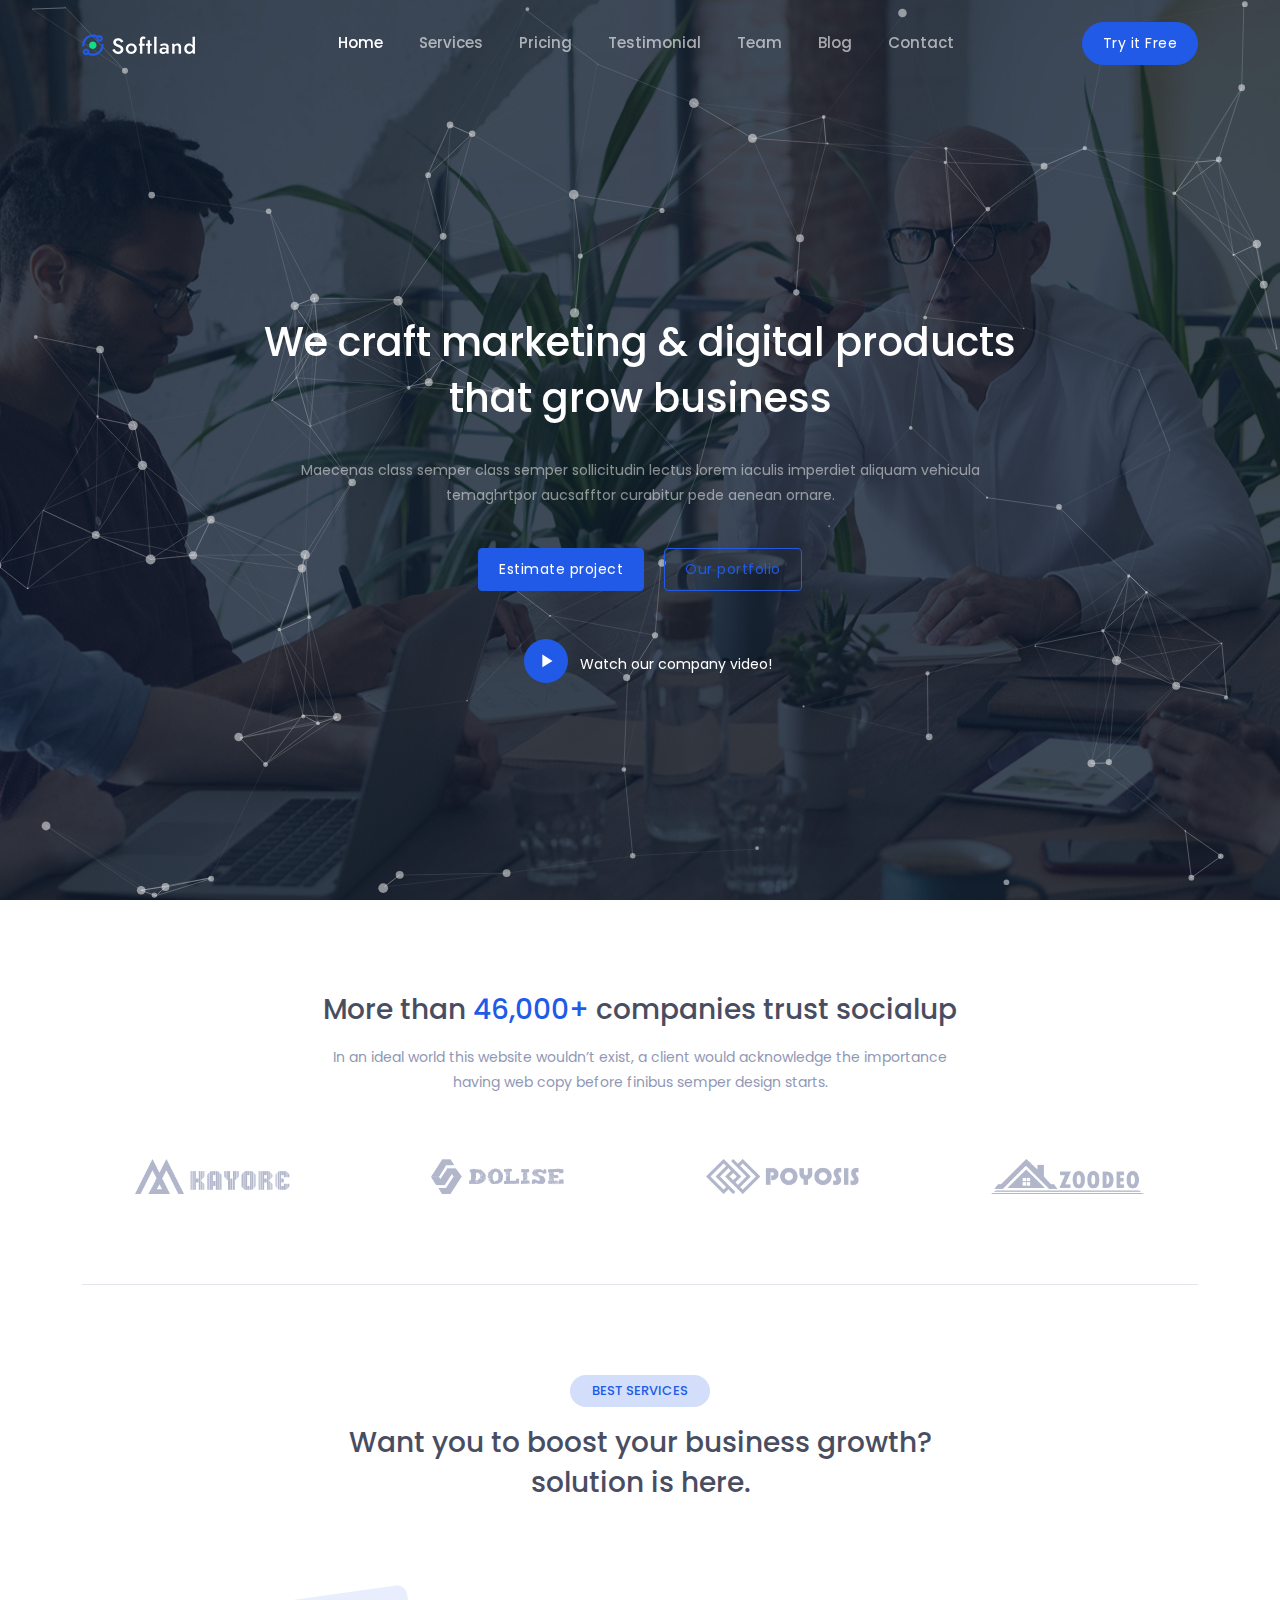
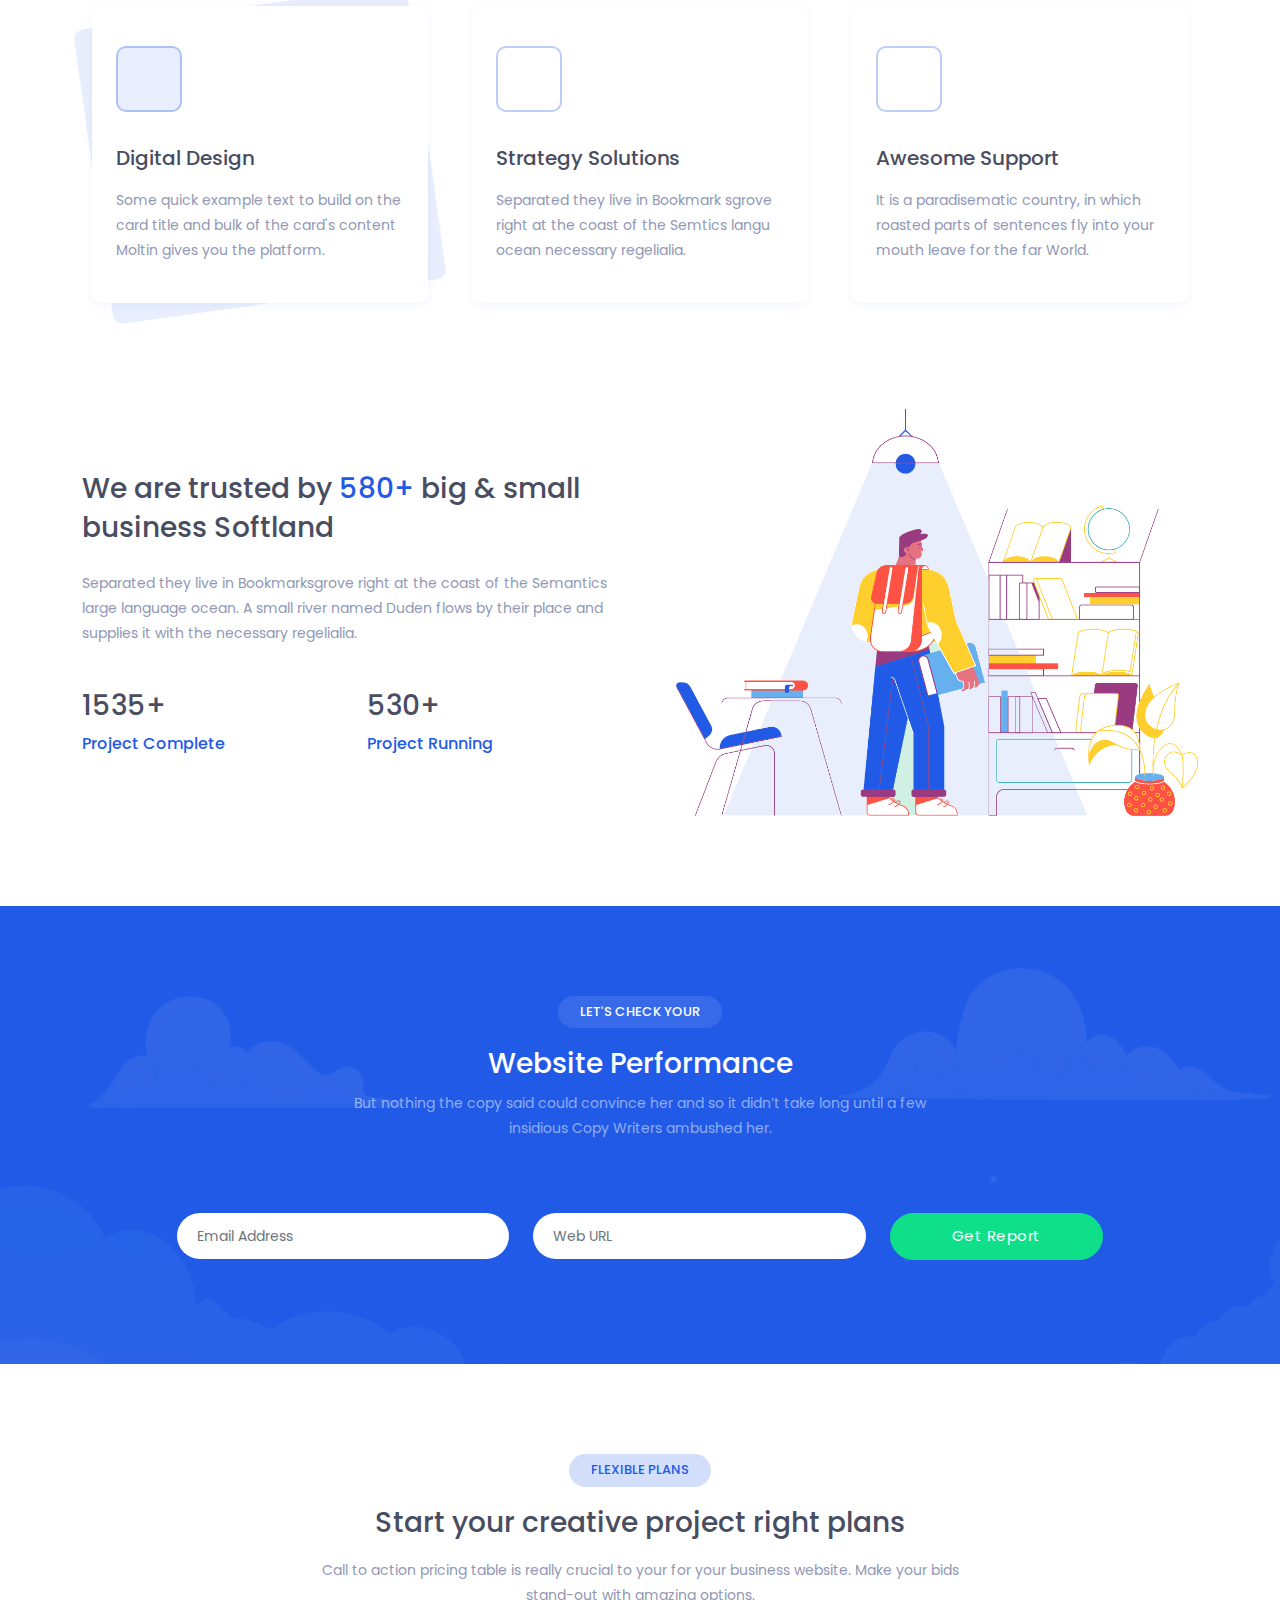
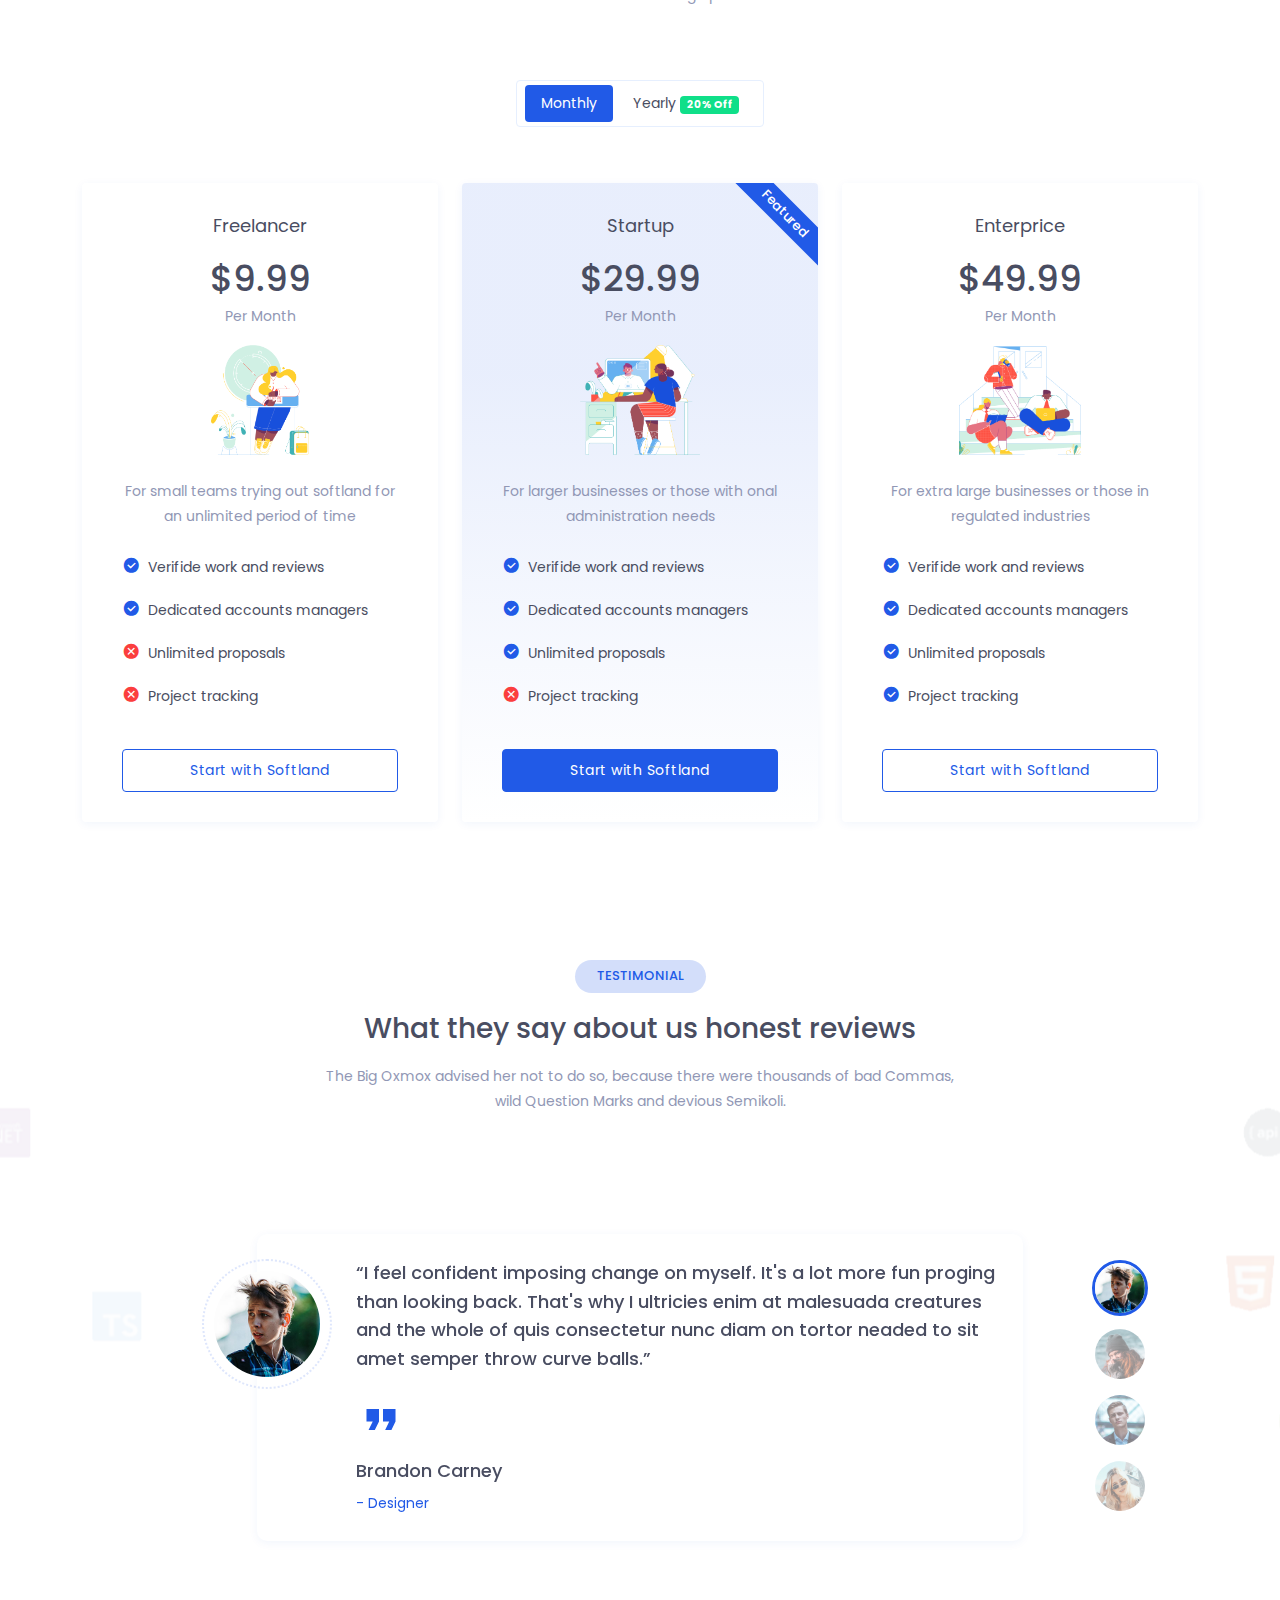
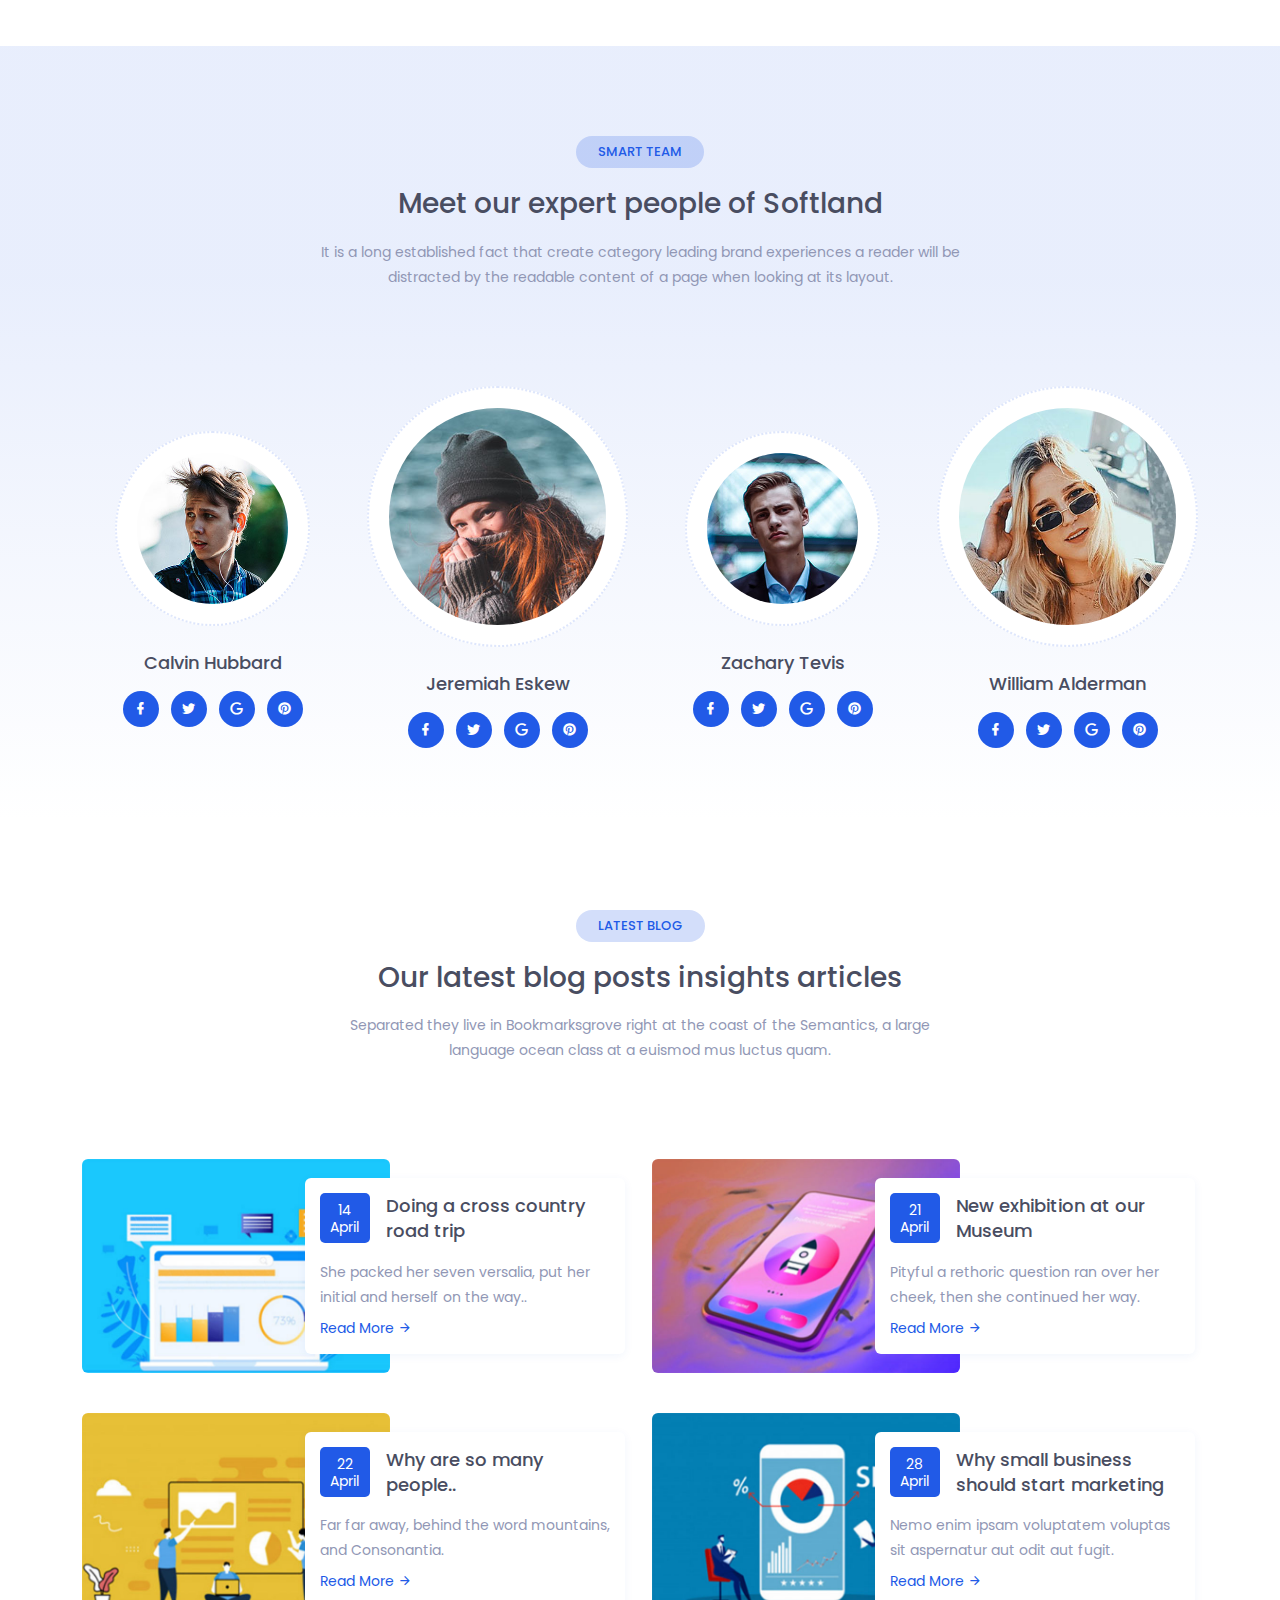
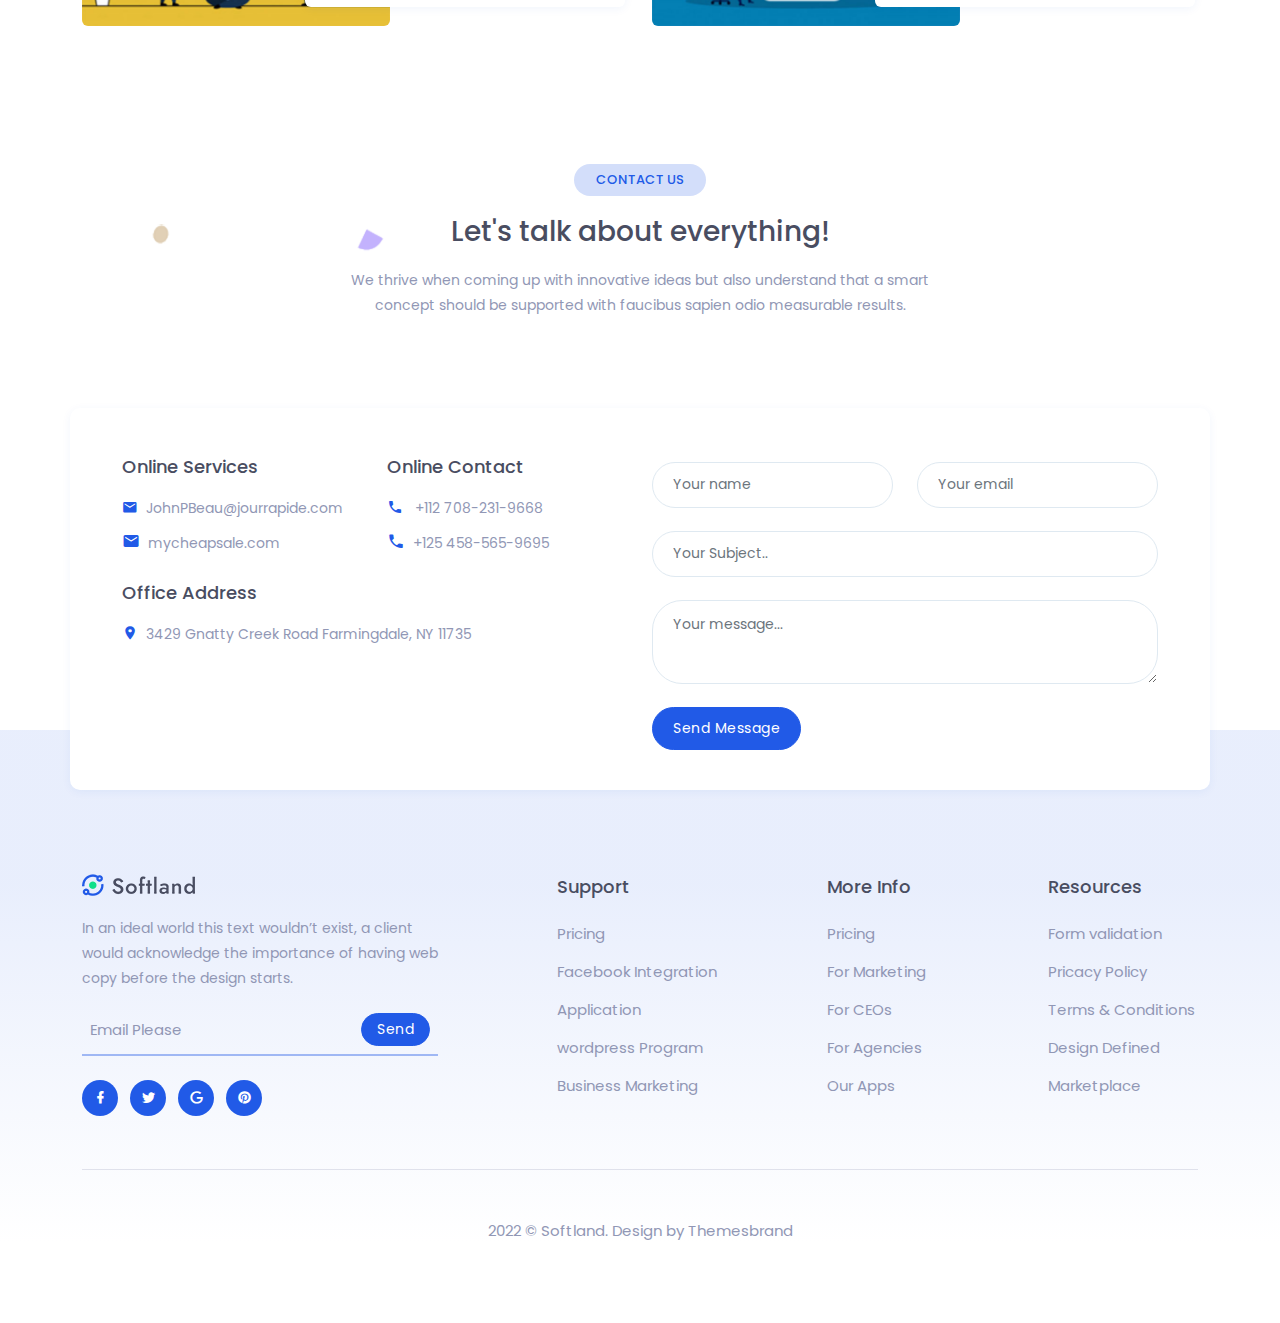
<file: index-6.html>
<!DOCTYPE html>
<html lang="en">

<head>
    <meta charset="utf-8" />
    <title>Softland</title>
    <meta name="viewport" content="width=device-width, initial-scale=1.0" />
    <meta name="description" content="Premium Bootstrap 4 Landing Page Template" />
    <meta name="keywords" content="bootstrap 4, premium, marketing, multipurpose" />
    <meta content="Themesbrand" name="author" />
    <!-- favicon -->
    <link rel="shortcut icon" href="images/favicon.ico" />
    <!-- css -->
    <link href="css/bootstrap.min.css" rel="stylesheet" type="text/css" />
    <!-- icon -->
    <link href="css/materialdesignicons.min.css" rel="stylesheet" type="text/css" />

    <link href="css/style.css" rel="stylesheet" type="text/css" />
</head>

<body>
    <!-- STRAT NAVBAR -->
    <div id="navbar">
        <nav class="navbar navbar-expand-lg fixed-top navbar-custom sticky sticky-dark" id="main-menu">
            <div class="container">
                <!-- LOGO -->
                <a class="navbar-brand logo text-uppercase" href="index.html">
                    <img src="images/logo-light.png" class="logo-light" alt="" height="22">
                    <img src="images/logo-dark.png" class="logo-dark" alt="" height="22">
                </a>
                <button class="navbar-toggler" type="button" data-bs-toggle="collapse" data-bs-target="#navbarCollapse"
                    aria-controls="navbarCollapse" aria-expanded="false" aria-label="Toggle navigation">
                    <i class="mdi mdi-menu"></i>
                </button>
                <div class="collapse navbar-collapse" id="navbarCollapse">
                    <ul class="navbar-nav navbar-center mx-auto" id="navbar-navlist">
                        <li class="nav-item">
                            <a data-scroll href="#home" class="nav-link">Home</a>
                        </li>
                        <li class="nav-item">
                            <a data-scroll href="#services" class="nav-link">Services</a>
                        </li>
                        <li class="nav-item">
                            <a data-scroll href="#pricing" class="nav-link">Pricing</a>
                        </li>
                        <li class="nav-item">
                            <a data-scroll href="#testimonial" class="nav-link">Testimonial</a>
                        </li>
                        <li class="nav-item">
                            <a data-scroll href="#team" class="nav-link">Team</a>
                        </li>
                        <li class="nav-item">
                            <a data-scroll href="#blog" class="nav-link">Blog</a>
                        </li>
                        <li class="nav-item">
                            <a data-scroll href="#contact" class="nav-link">Contact</a>
                        </li>
                    </ul>
                    <div class="nav-button">
                        <ul class="nav navbar-nav navbar-right">
                            <li>
                                <button type="button" class="btn btn-primary navbar-btn btn-rounded">Try it
                                    Free</button>
                            </li>
                        </ul>
                    </div>
                </div>
            </div>
        </nav>
    </div>
    <!-- END NAVBAR -->

    <!--START HOME-->
    <section class="bg-home-6 section bg-lightan" id="home">
        <div class="bg-overlay-black"></div>
        <div class="home-center">
            <div class="home-desc-center">
                <div class="container slidero">
                    <div class="row justify-content-center pt-5 mt-5">
                        <div class="col-lg-9 text-center">
                            <h1 class="home-title text-white">We craft marketing & digital products that grow business
                            </h1>
                            <p class="home-4-desc pt-4 text-white-50">Maecenas class semper class semper sollicitudin
                                lectus lorem iaculis
                                imperdiet aliquam vehicula temaghrtpor aucsafftor curabitur pede aenean ornare.</p>

                            <div class="mt-4 pt-3">
                                <a href="" class="btn btn-primary me-3">Estimate project</a>
                                <a href="" class="btn btn-outline-primary mt-lg-0 mt-3">Our portfolio</a>
                            </div>

                            <div class="mt-5">

                                <a href="" class="play-shadow ms-3" data-bs-toggle="modal"
                                    data-bs-target="#watchvideomodal"><span class="play-btn video-play-icon"><i
                                            class="mdi mdi-play text-center"></i></span> <span
                                        class="text-white ms-2">Watch
                                        our company video!</span></a>
                            </div>
                        </div>
                    </div>

                </div>
            </div>
        </div>
        <!-- Modal -->
        <div class="modal fade bd-example-modal-lg" id="watchvideomodal" data-keyboard="false" tabindex="-1"
            aria-hidden="true">
            <div class="modal-dialog modal-dialog-centered modal-dialog modal-lg">
                <div class="modal-content home-modal">
                    <div class="modal-header border-0">
                        <button type="button" class="btn-close" data-bs-dismiss="modal" aria-label="Close"></button>
                    </div>
                    <video id="VisaChipCardVideo" class="video-box" controls>
                        <source src="https://www.w3schools.com/html/mov_bbb.mp4" type="video/mp4">
                        <!--Browser does not support <video> tag -->
                    </video>
                </div>
            </div>
        </div>
    </section>
    <!--END HOME-->

    <!-- START CLIENT LOGO -->
    <section class="section">
        <div class="container">
            <div class="row justify-content-center">
                <div class="col-lg-7">
                    <div class="title-box text-center">
                        <h3>More than <span class="text-primary">46,000+</span> companies trust socialup</h3>
                        <p class="text-muted mt-3">In an ideal world this website wouldn’t exist, a client would
                            acknowledge the importance having web copy before
                            finibus semper design starts.</p>
                    </div>
                </div>
            </div>

            <div class="row mt-4">
                <div class="col-lg-3">
                    <div class="client-images mt-4">
                        <img src="images/clients/1.png" alt="logo-img" class="mx-auto img-fluid d-block">
                    </div>
                </div>
                <div class="col-lg-3">
                    <div class="client-images mt-4">
                        <img src="images/clients/2.png" alt="logo-img" class="mx-auto img-fluid d-block">
                    </div>
                </div>
                <div class="col-lg-3 ">
                    <div class="client-images mt-4">
                        <img src="images/clients/3.png" alt="logo-img" class="mx-auto img-fluid d-block">
                    </div>
                </div>
                <div class="col-lg-3">
                    <div class="client-images mt-4">
                        <img src="images/clients/4.png" alt="logo-img" class="mx-auto img-fluid d-block">
                    </div>
                </div>
            </div>

        </div>
    </section>
    <!-- END CLIENT LOGO -->

    <div class="section p-0">
        <div class="container">
            <div class="row">
                <div class="col-lg-12">
                    <hr>
                </div>
            </div>
        </div>
    </div>

    <!-- START SERVICES -->
    <section class="section bg-services" id="services">
        <div class="container">
            <div class="row justify-content-center">
                <div class="col-lg-7">
                    <div class="title-box text-center">
                        <h5 class="sub-title text-primary f-13 text-uppercase">Best Services</h5>
                        <h3 class="mt-2">Want you to boost your business growth? solution is here.</h3>
                    </div>
                </div>
            </div>

            <div class="row mt-5 pt-4">
                <div class="col-lg-4">
                    <div class="service-box service-active mt-4">
                        <div class="service-icon icon-xxl uim-icon-primary">
                            <i class="uim uim-cube"></i>
                        </div>

                        <h5 class="f-20 mt-4 pt-2">Digital Design</h5>

                        <p class="text-muted mt-3 mb-0">Some quick example text to build on the card title and bulk of
                            the card's content Moltin gives you the platform.</p>

                    </div>
                </div>

                <div class="col-lg-4">
                    <div class="service-box mt-4">
                        <div class="service-icon icon-xxl uim-icon-primary">
                            <i class="uim uim-layer-group"></i>
                        </div>

                        <h5 class="f-20 mt-4 pt-2">Strategy Solutions</h5>

                        <p class="text-muted mt-3 mb-0">Separated they live in Bookmark sgrove right at the coast of the
                            Semtics langu ocean necessary regelialia.</p>

                    </div>
                </div>

                <div class="col-lg-4">
                    <div class="service-box mt-4">
                        <div class="service-icon icon-xxl uim-icon-primary">
                            <i class="uim uim-briefcase"></i>
                        </div>

                        <h5 class="f-20 mt-4 pt-2">Awesome Support</h5>

                        <p class="text-muted mt-3 mb-0">It is a paradisematic country, in which roasted parts of
                            sentences fly into your mouth leave for the far World.</p>

                    </div>
                </div>
            </div>


            <div class="row mt-5 pt-4 align-items-center">
                <div class="col-lg-6">
                    <div class="mt-4">
                        <h3>We are trusted by <span class="text-primary">580+</span> big & small business Softland</h3>

                        <p class="text-muted mt-4">Separated they live in Bookmarksgrove right at the coast of the
                            Semantics large language ocean.
                            A small river named Duden flows by their place and supplies it with the necessary
                            regelialia.</p>

                        <div class="row">
                            <div class="col-md-6">
                                <div class="mt-4">
                                    <h3>1535+</h3>
                                    <h5 class="text-primary mb-0 f-16">Project Complete</h5>
                                </div>
                            </div>

                            <div class="col-md-6">
                                <div class="mt-4">
                                    <h3>530+</h3>
                                    <h5 class="text-primary mb-0 f-16">Project Running</h5>
                                </div>
                            </div>
                        </div>
                    </div>

                </div>

                <div class="col-lg-6">
                    <div class="mt-4">
                        <img src="images/features/img-2.png" class="img-fluid ps-4" alt="">
                    </div>
                </div>


            </div>

        </div>
    </section>
    <!-- END HOW IT WORK -->

    <!-- START CTA -->
    <section class="section bg-primary">
        <div class="cta-overlay"></div>
        <div class="container">
            <div class="row justify-content-center">
                <div class="col-lg-10">
                    <form class="cta-search">
                        <div class="text-center title-box text-white">
                            <h5 class="sub-title text-white bg-soft-white f-13 text-uppercase">Let's check Your</h5>
                            <h3 class="mt-2">Website Performance</h3>
                            <p class="cta-desc text-white-50"> But nothing the copy said could convince her and so it
                                didn’t take long until a few insidious Copy Writers ambushed her.</p>

                            <div class="row mt-5">
                                <div class="col-lg-9">
                                    <div class="row">
                                        <div class="col-lg-6">
                                            <div class="mt-4">
                                                <input name="email" type="text" class="form-control"
                                                    placeholder="Email Address">
                                            </div>
                                        </div>

                                        <div class="col-lg-6">
                                            <div class="mt-4">
                                                <input name="link" type="text" class="form-control"
                                                    placeholder="Web URL">
                                            </div>
                                        </div>
                                    </div>
                                </div>
                                <div class="col-lg-3">
                                    <div class="mt-4">
                                        <button class="btn btn-success btn-rounded w-100">Get Report</button>
                                    </div>
                                </div>
                            </div>
                        </div>
                    </form>
                </div>
            </div>
        </div>
    </section>
    <!-- END CTA -->

    <!-- START PRICING -->
    <section class="section" id="pricing">
        <div class="container">
            <div class="row justify-content-center">
                <div class="col-lg-7">
                    <div class="title-box text-center">
                        <h5 class="sub-title text-primary f-13 text-uppercase">Flexible Plans</h5>
                        <h3 class="mt-2">Start your creative project right plans</h3>
                        <p class="title-desc text-muted mt-3">Call to action pricing table is really crucial to your for
                            your business website.
                            Make your bids stand-out with amazing options.</p>
                    </div>
                </div>
            </div>

            <div class="row mt-5 pt-4">
                <div class="col-lg-12">
                    <div class="text-center">
                        <ul class="nav nav-pills rounded justify-content-center d-inline-block pricing-tab-border py-1 px-2"
                            id="pills-tab" role="tablist">
                            <li class="nav-item d-inline-block">
                                <a class="nav-link px-3 rounded active monthly" id="Monthly" data-bs-toggle="pill"
                                    href="#Month" role="tab" aria-controls="Month" aria-selected="true">Monthly</a>
                            </li>
                            <li class="nav-item d-inline-block">
                                <a class="nav-link px-3 rounded yearly" id="Yearly" data-bs-toggle="pill" href="#Year"
                                    role="tab" aria-controls="Year" aria-selected="false">
                                    Yearly <span class="badge bg-success rounded text-white">20% Off </span>
                                </a>
                            </li>
                        </ul>
                    </div>

                    <div class="tab-content pt-3" id="pills-tabContent">
                        <div class="tab-pane fade active show" id="Month" role="tabpanel" aria-labelledby="Monthly">
                            <div class="row mt-3">
                                <div class="col-lg-4">
                                    <div class="pricing-box rounded mt-4">
                                        <div class="text-center">
                                            <h5 class="fw-normal f-18">Freelancer</h5>
                                            <h1 class="pricing-title mt-3 mb-0">$9.99</h1>
                                            <p class="text-muted f-14">Per Month</p>
                                            <div class="pricing-img">
                                                <img src="images/features/img-3.png" class="img-fluid" alt="">
                                            </div>
                                            <p class="text-muted mt-4">For small teams trying out softland for an
                                                unlimited period of time</p>
                                        </div>
                                        <div class="mt-4">
                                            <p class="mb-3"><i
                                                    class="mdi mdi-check-circle text-primary f-18 me-2"></i>Verifide
                                                work and
                                                reviews</p>
                                            <p class="mb-3"><i
                                                    class="mdi mdi-check-circle text-primary f-18 me-2"></i>Dedicated
                                                accounts managers</p>
                                            <p class="mb-3"><i
                                                    class="mdi mdi-close-circle text-danger f-18 me-2"></i>Unlimited
                                                proposals</p>
                                            <p class="mb-3"><i
                                                    class="mdi mdi-close-circle text-danger f-18 me-2"></i>Project
                                                tracking
                                            </p>
                                        </div>
                                        <div class="mt-4 pt-3 text-center">
                                            <a href="" class="btn btn-outline-primary w-100">Start with Softland</a>
                                        </div>
                                    </div>
                                </div>

                                <div class="col-lg-4">
                                    <div class="pricing-box bg-lightan rounded mt-4">
                                        <div class="pricing-badge">
                                            <span class="badge">Featured</span>
                                        </div>
                                        <div class="text-center">
                                            <h5 class="fw-normal f-18">Startup</h5>
                                            <h1 class="pricing-title mt-3 mb-0">$29.99</h1>
                                            <p class="text-muted f-14">Per Month</p>
                                            <div class="pricing-img">
                                                <img src="images/features/img-4.png" class="img-fluid" alt="">
                                            </div>
                                            <p class="text-muted mt-4">For larger businesses or those with
                                                onal administration needs</p>
                                        </div>
                                        <div class="mt-4">
                                            <p class="mb-3"><i
                                                    class="mdi mdi-check-circle text-primary f-18 me-2"></i>Verifide
                                                work and
                                                reviews</p>
                                            <p class="mb-3"><i
                                                    class="mdi mdi-check-circle text-primary f-18 me-2"></i>Dedicated
                                                accounts managers</p>
                                            <p class="mb-3"><i
                                                    class="mdi mdi-check-circle text-primary f-18 me-2"></i>Unlimited
                                                proposals</p>
                                            <p class="mb-3"><i
                                                    class="mdi mdi-close-circle text-danger f-18 me-2"></i>Project
                                                tracking
                                            </p>
                                        </div>
                                        <div class="mt-4 pt-3 text-center">
                                            <a href="" class="btn btn-primary w-100">Start with Softland</a>
                                        </div>
                                    </div>
                                </div>

                                <div class="col-lg-4">
                                    <div class="pricing-box rounded mt-4">
                                        <div class="text-center">
                                            <h5 class="fw-normal f-18">Enterprice</h5>
                                            <h1 class="pricing-title mt-3 mb-0">$49.99</h1>
                                            <p class="text-muted f-14">Per Month</p>
                                            <div class="pricing-img">
                                                <img src="images/features/img-5.png" class="img-fluid" alt="">
                                            </div>
                                            <p class="text-muted mt-4">For extra large businesses or those in regulated
                                                industries</p>
                                        </div>
                                        <div class="mt-4">
                                            <p class="mb-3"><i
                                                    class="mdi mdi-check-circle text-primary f-18 me-2"></i>Verifide
                                                work and
                                                reviews</p>
                                            <p class="mb-3"><i
                                                    class="mdi mdi-check-circle text-primary f-18 me-2"></i>Dedicated
                                                accounts managers</p>
                                            <p class="mb-3"><i
                                                    class="mdi mdi-check-circle text-primary f-18 me-2"></i>Unlimited
                                                proposals</p>
                                            <p class="mb-3"><i
                                                    class="mdi mdi-check-circle text-primary f-18 me-2"></i>Project
                                                tracking
                                            </p>
                                        </div>
                                        <div class="mt-4 pt-3 text-center">
                                            <a href="" class="btn btn-outline-primary w-100">Start with Softland</a>
                                        </div>
                                    </div>
                                </div>
                            </div>
                        </div>

                        <div class="tab-pane fade" id="Year" role="tabpanel" aria-labelledby="Yearly">
                            <div class="row mt-3">
                                <div class="col-lg-4">
                                    <div class="pricing-box rounded mt-4">
                                        <div class="text-center">
                                            <h5 class="fw-normal f-18">Freelancer</h5>
                                            <h1 class="pricing-title mt-3 mb-0">$99.99</h1>
                                            <p class="text-muted f-14">Per Year</p>
                                            <div class="pricing-img">
                                                <img src="images/features/img-3.png" class="img-fluid" alt="">
                                            </div>
                                            <p class="text-muted mt-4">For small teams trying out softland for an
                                                unlimited period of time</p>
                                        </div>
                                        <div class="mt-4">
                                            <p class="mb-3"><i
                                                    class="mdi mdi-check-circle text-primary f-18 me-2"></i>Verifide
                                                work and
                                                reviews</p>
                                            <p class="mb-3"><i
                                                    class="mdi mdi-check-circle text-primary f-18 me-2"></i>Dedicated
                                                accounts managers</p>
                                            <p class="mb-3"><i
                                                    class="mdi mdi-close-circle text-danger f-18 me-2"></i>Unlimited
                                                proposals</p>
                                            <p class="mb-3"><i
                                                    class="mdi mdi-close-circle text-danger f-18 me-2"></i>Project
                                                tracking
                                            </p>
                                        </div>
                                        <div class="mt-4 pt-3 text-center">
                                            <a href="" class="btn btn-outline-primary w-100">Start with Softland</a>
                                        </div>
                                    </div>
                                </div>

                                <div class="col-lg-4">
                                    <div class="pricing-box bg-lightan rounded mt-4">
                                        <div class="pricing-badge">
                                            <span class="badge">Featured</span>
                                        </div>
                                        <div class="text-center">

                                            <h5 class="fw-normal f-18">Startup</h5>
                                            <h1 class="pricing-title mt-3 mb-0">$299.99</h1>
                                            <p class="text-muted f-14">Per Year</p>
                                            <div class="pricing-img">
                                                <img src="images/features/img-4.png" class="img-fluid" alt="">
                                            </div>
                                            <p class="text-muted mt-4">For larger businesses or those with
                                                onal administration needs</p>
                                        </div>
                                        <div class="mt-4">
                                            <p class="mb-3"><i
                                                    class="mdi mdi-check-circle text-primary f-18 me-2"></i>Verifide
                                                work and
                                                reviews</p>
                                            <p class="mb-3"><i
                                                    class="mdi mdi-check-circle text-primary f-18 me-2"></i>Dedicated
                                                accounts managers</p>
                                            <p class="mb-3"><i
                                                    class="mdi mdi-check-circle text-primary f-18 me-2"></i>Unlimited
                                                proposals</p>
                                            <p class="mb-3"><i
                                                    class="mdi mdi-close-circle text-danger f-18 me-2"></i>Project
                                                tracking
                                            </p>
                                        </div>
                                        <div class="mt-4 pt-3 text-center">
                                            <a href="" class="btn btn-primary w-100">Start with Softland</a>
                                        </div>
                                    </div>
                                </div>

                                <div class="col-lg-4">
                                    <div class="pricing-box rounded mt-4">
                                        <div class="text-center">
                                            <h5 class="fw-normal f-18">Enterprice</h5>
                                            <h1 class="pricing-title mt-3 mb-0">$499.99</h1>
                                            <p class="text-muted f-14">Per Year</p>
                                            <div class="pricing-img">
                                                <img src="images/features/img-5.png" class="img-fluid" alt="">
                                            </div>
                                            <p class="text-muted mt-4">For extra large businesses or those in regulated
                                                industries</p>
                                        </div>
                                        <div class="mt-4">
                                            <p class="mb-3"><i
                                                    class="mdi mdi-check-circle text-primary f-18 me-2"></i>Verifide
                                                work and
                                                reviews</p>
                                            <p class="mb-3"><i
                                                    class="mdi mdi-check-circle text-primary f-18 me-2"></i>Dedicated
                                                accounts managers</p>
                                            <p class="mb-3"><i
                                                    class="mdi mdi-check-circle text-primary f-18 me-2"></i>Unlimited
                                                proposals</p>
                                            <p class="mb-3"><i
                                                    class="mdi mdi-check-circle text-primary f-18 me-2"></i>Project
                                                tracking
                                            </p>
                                        </div>
                                        <div class="mt-4 pt-3 text-center">
                                            <a href="" class="btn btn-outline-primary w-100">Start with Softland</a>
                                        </div>
                                    </div>
                                </div>
                            </div>
                        </div>
                    </div>
                </div>
            </div>
        </div>
    </section>
    <!-- END PRICING -->

    <!-- START TESTIMONIAL -->
    <section class="section pt-5 bg-testimonial" id="testimonial">
        <div class="container">

            <div class="row justify-content-center">
                <div class="col-lg-7">
                    <div class="title-box text-center">
                        <h5 class="sub-title text-primary f-13 text-uppercase">Testimonial</h5>
                        <h3 class="mt-2"> What they say about us
                            honest reviews</h3>
                        <p class="title-desc text-muted mt-3">The Big Oxmox advised her not to do so, because there were
                            thousands of bad Commas,
                            wild Question Marks and devious Semikoli.</p>
                    </div>
                </div>
            </div>

            <div class="row justify-content-center mt-5 pt-5">

                <div class="col-lg-10">

                    <div id="carouselExampleIndicators" class="carousel slide" data-bs-ride="carousel">


                        <div class="carousel-inner">
                            <div class="carousel-item active">
                                <div class="client-box mt-4">
                                    <div class="client-img d-flex">
                                        <img src="images/users/img-1.jpg" class="img-fluid rounded-circle" alt="">


                                        <div class="client-content ps-4">
                                            <h5 class="line-height_1_6 f-18">“I feel confident imposing change on
                                                myself. It's a lot more fun proging than looking back.
                                                That's why I ultricies enim at malesuada
                                                creatures and the whole of quis consectetur nunc diam on tortor neaded
                                                to sit amet semper throw curve balls.”
                                            </h5>

                                            <div class="client-icon">
                                                <i class="mdi mdi-format-quote-close"></i>
                                            </div>

                                            <h5 class="f-18">Brandon Carney</h5>
                                            <p class="text-primary mb-0">- Designer</p>
                                        </div>
                                    </div>

                                </div>
                            </div>

                            <div class="carousel-item">
                                <div class="client-box mt-4">
                                    <div class="client-img d-flex">
                                        <img src="images/users/img-2.jpg" class="img-fluid rounded-circle" alt="">


                                        <div class="client-content ps-4">
                                            <h5 class="line-height_1_6 f-18">
                                                “Our task must be to free ourselves by widening our circle of comsion to
                                                embrace all living creatures and the
                                                whole of quis consectetur nunc sit amet semper justo. scelerisque
                                                pretium dolor, sit amet vehicula erat pelleque nature and its beauty.”
                                            </h5>

                                            <div class="client-icon">
                                                <i class="mdi mdi-format-quote-close"></i>
                                            </div>

                                            <h5 class="f-18">Jeremiah Eskew</h5>
                                            <p class="text-primary mb-0">- Designer</p>
                                        </div>
                                    </div>

                                </div>
                            </div>

                            <div class="carousel-item">
                                <div class="client-box mt-4">
                                    <div class="client-img d-flex">
                                        <img src="images/users/img-3.jpg" class="img-fluid rounded-circle" alt="">


                                        <div class="client-content ps-4">
                                            <h5 class="line-height_1_6 f-18">
                                                “I've learned that people will forget what you said, people will forget
                                                what you did, but people will never aliquam in nunc
                                                quis tincidunt forget how you never forget how donec in efficitur
                                                lectus, nec lobortis metus you made vestibulum egestas them feel.”
                                            </h5>

                                            <div class="client-icon">
                                                <i class="mdi mdi-format-quote-close"></i>
                                            </div>

                                            <h5 class="f-18">Zachary Tevis</h5>
                                            <p class="text-primary mb-0">- Designer</p>
                                        </div>
                                    </div>

                                </div>
                            </div>

                            <div class="carousel-item">
                                <div class="client-box mt-4">
                                    <div class="client-img d-flex">
                                        <img src="images/users/img-4.jpg" class="img-fluid rounded-circle" alt="">
                                        <div class="client-content ps-4">
                                            <h5 class="line-height_1_6 f-18">
                                                “I've learned that people will forget what you said, people will forget
                                                what you did, but people will never forget how
                                                donec in efficitur lectus, nec lobortis enim at malesuada nibh diam on
                                                tortor neaded to metus you made them feel.”
                                            </h5>

                                            <div class="client-icon">
                                                <i class="mdi mdi-format-quote-close"></i>
                                            </div>

                                            <h5 class="f-18">William Alderman </h5>
                                            <p class="text-primary mb-0">- Designer</p>
                                        </div>
                                    </div>

                                </div>
                            </div>


                        </div>

                        <div class="carousel-indicators mb-0">
                            <button type="button" data-bs-target="#carouselExampleIndicators" data-bs-slide-to="0" class="active" aria-current="true" aria-label="Slide 1">
                                <img src="images/users/img-1.jpg" alt="" class=" testi-img img-fluid rounded mx-auto d-block">
                            </button>
                            <button type="button" data-bs-target="#carouselExampleIndicators" data-bs-slide-to="1" aria-label="Slide 2">
                                <img src="images/users/img-2.jpg" alt="" class=" testi-img img-fluid rounded mx-auto d-block">
                            </button>
                            <button type="button" data-bs-target="#carouselExampleIndicators" data-bs-slide-to="2" aria-label="Slide 3">
                                <img src="images/users/img-3.jpg" alt="" class=" testi-img img-fluid rounded mx-auto d-block">
                            </button>
                            <button type="button" data-bs-target="#carouselExampleIndicators" data-bs-slide-to="3" aria-label="Slide 4">
                                <img src="images/users/img-4.jpg" alt="" class=" testi-img img-fluid rounded mx-auto d-block">
                            </button>
                            </div>
                    </div>
                </div>


            </div>
        </div>
    </section>
    <!-- END TESTIMONIAL -->

    <!-- START TEAM -->
    <section class="section bg-lightan pb-5" id="team">
        <div class="container">
            <div class="row justify-content-center">
                <div class="col-lg-7">
                    <div class="title-box text-center">
                        <h5 class="sub-title text-primary f-13 text-uppercase">Smart Team</h5>
                        <h3 class="mt-2"> Meet our expert people of Softland</h3>
                        <p class="title-desc text-muted mt-3">It is a long established fact that create category leading
                            brand experiences a reader will be
                            distracted by the readable content of a page when looking at its layout.</p>
                    </div>
                </div>
            </div>



            <div class="row mt-5 pt-4">
                <div class="col-lg-3 team-space">
                    <div class="team-box text-center mt-4">
                        <div class="team-img bg-white">
                            <img src="images/users/img-1.jpg" class="img-fluid rounded-circle" alt="">

                            <div class="team-badge">

                                <p class="text-white bg-primary rounded f-14 mb-0">#Designer</p>

                            </div>
                        </div>
                        <h5 class="mt-4 f-18">Calvin Hubbard</h5>

                        <div class="team-social mt-3">
                            <ul class="list-inline mb-0">
                                <li class="list-inline-item">
                                    <a href="" class="text-reset"><i class="mdi mdi-facebook"></i></a>
                                </li>
                                <li class="list-inline-item">
                                    <a href="" class="text-reset"><i class="mdi mdi-twitter"></i></a>
                                </li>
                                <li class="list-inline-item">
                                    <a href="" class="text-reset"><i class="mdi mdi-google"></i></a>
                                </li>
                                <li class="list-inline-item">
                                    <a href="" class="text-reset"><i class="mdi mdi-pinterest"></i></a>
                                </li>
                            </ul>
                        </div>

                    </div>
                </div>

                <div class="col-lg-3">
                    <div class="team-box text-center mt-4">
                        <div class="team-img bg-white">
                            <img src="images/users/img-2.jpg" class="img-fluid rounded-circle" alt="">

                            <div class="team-badge">

                                <p class="text-white bg-primary rounded f-14 mb-0">#Developer</p>

                            </div>
                        </div>
                        <h5 class="mt-4 f-18">Jeremiah Eskew</h5>

                        <div class="team-social mt-3">
                            <ul class="list-inline mb-0">
                                <li class="list-inline-item">
                                    <a href="" class="text-reset"><i class="mdi mdi-facebook"></i></a>
                                </li>
                                <li class="list-inline-item">
                                    <a href="" class="text-reset"><i class="mdi mdi-twitter"></i></a>
                                </li>
                                <li class="list-inline-item">
                                    <a href="" class="text-reset"><i class="mdi mdi-google"></i></a>
                                </li>
                                <li class="list-inline-item">
                                    <a href="" class="text-reset"><i class="mdi mdi-pinterest"></i></a>
                                </li>
                            </ul>
                        </div>

                    </div>
                </div>

                <div class="col-lg-3 team-space">
                    <div class="team-box text-center mt-4">
                        <div class="team-img bg-white">
                            <img src="images/users/img-3.jpg" class="img-fluid rounded-circle" alt="">

                            <div class="team-badge">

                                <p class="text-white bg-primary rounded f-14 mb-0">#CEO</p>

                            </div>
                        </div>
                        <h5 class="mt-4 f-18">Zachary Tevis</h5>

                        <div class="team-social mt-3">
                            <ul class="list-inline mb-0">
                                <li class="list-inline-item">
                                    <a href="" class="text-reset"><i class="mdi mdi-facebook"></i></a>
                                </li>
                                <li class="list-inline-item">
                                    <a href="" class="text-reset"><i class="mdi mdi-twitter"></i></a>
                                </li>
                                <li class="list-inline-item">
                                    <a href="" class="text-reset"><i class="mdi mdi-google"></i></a>
                                </li>
                                <li class="list-inline-item">
                                    <a href="" class="text-reset"><i class="mdi mdi-pinterest"></i></a>
                                </li>
                            </ul>
                        </div>

                    </div>
                </div>

                <div class="col-lg-3">
                    <div class="team-box text-center mt-4">
                        <div class="team-img bg-white">
                            <img src="images/users/img-4.jpg" class="img-fluid rounded-circle" alt="">

                            <div class="team-badge">

                                <p class="text-white bg-primary rounded f-14 mb-0">#Manager</p>

                            </div>
                        </div>
                        <h5 class="mt-4 f-18">William Alderman </h5>

                        <div class="team-social mt-3">
                            <ul class="list-inline mb-0">
                                <li class="list-inline-item">
                                    <a href="" class="text-reset"><i class="mdi mdi-facebook"></i></a>
                                </li>
                                <li class="list-inline-item">
                                    <a href="" class="text-reset"><i class="mdi mdi-twitter"></i></a>
                                </li>
                                <li class="list-inline-item">
                                    <a href="" class="text-reset"><i class="mdi mdi-google"></i></a>
                                </li>
                                <li class="list-inline-item">
                                    <a href="" class="text-reset"><i class="mdi mdi-pinterest"></i></a>
                                </li>
                            </ul>
                        </div>

                    </div>
                </div>
            </div>
        </div>
    </section>
    <!-- END TEAM -->

    <!-- START BLOG -->
    <section class="section" id="blog">
        <div class="container">
            <div class="row justify-content-center">
                <div class="col-lg-7">
                    <div class="title-box text-center">
                        <h5 class="sub-title text-primary f-13 text-uppercase">Latest Blog</h5>
                        <h3 class="mt-2">Our latest blog posts
                            insights articles</h3>
                        <p class="title-desc text-muted mt-3">
                            Separated they live in Bookmarksgrove right at the coast of the Semantics, a large language
                            ocean class at a euismod mus luctus quam.</p>
                    </div>
                </div>
            </div>

            <div class="row mt-5 pt-4">
                <div class="col-lg-6">
                    <div class="row align-items-center">
                        <div class="col-xl-7">
                            <div class="mt-4 blog-img">
                                <img src="images/blog/img-1.jpg" class="img-fluid" alt="">
                            </div>
                        </div>
                        <div class="col-xl-5">
                            <div class="blog-content mt-4">
                                <div class="d-flex">
                                    <div class="blog-lable">
                                        <p class="date mb-0">14</p>
                                        <p class="month mb-0">April</p>
                                    </div>

                                    <div class="blog-title ps-3">
                                        <h5 class="f-18">
                                            <a href="" class="text-dark">Doing a cross country road trip</a>
                                        </h5>
                                    </div>
                                </div>

                                <p class="text-muted mt-2 mb-0"> She packed her seven versalia, put her initial
                                    and herself on the way..</p>

                                <div class="mt-2">
                                    <a href="" class="text-primary">Read More <i class="mdi mdi-arrow-right"></i></a>
                                </div>



                            </div>
                        </div>
                    </div>
                </div>

                <div class="col-lg-6">
                    <div class="row align-items-center">
                        <div class="col-xl-7">
                            <div class="mt-4 blog-img">
                                <img src="images/blog/img-2.jpg" class="img-fluid" alt="">
                            </div>
                        </div>
                        <div class="col-xl-5">
                            <div class="blog-content mt-4">
                                <div class="d-flex">
                                    <div class="blog-lable">
                                        <p class="date mb-0">21</p>
                                        <p class="month mb-0">April</p>
                                    </div>

                                    <div class="blog-title ps-3">
                                        <h5 class="f-18">
                                            <a href="" class="text-dark">New exhibition at our Museum</a>
                                        </h5>
                                    </div>
                                </div>

                                <p class="text-muted mt-2 mb-0"> Pityful a rethoric question ran over her cheek, then
                                    she continued her way.</p>

                                <div class="mt-2">
                                    <a href="" class="text-primary">Read More <i class="mdi mdi-arrow-right"></i></a>
                                </div>



                            </div>
                        </div>
                    </div>
                </div>
            </div>

            <div class="row mt-3">
                <div class="col-lg-6">
                    <div class="row align-items-center">
                        <div class="col-xl-7">
                            <div class="mt-4 blog-img">
                                <img src="images/blog/img-3.jpg" class="img-fluid" alt="">
                            </div>
                        </div>
                        <div class="col-xl-5">
                            <div class="blog-content mt-4">
                                <div class="d-flex">
                                    <div class="blog-lable">
                                        <p class="date mb-0">22</p>
                                        <p class="month mb-0">April</p>
                                    </div>

                                    <div class="blog-title ps-3">
                                        <h5 class="f-18">
                                            <a href="" class="text-dark">Why are so many people..</a>
                                        </h5>
                                    </div>
                                </div>

                                <p class="text-muted mt-2 mb-0"> Far far away, behind the word mountains, and
                                    Consonantia.</p>

                                <div class="mt-2">
                                    <a href="" class="text-primary">Read More <i class="mdi mdi-arrow-right"></i></a>
                                </div>



                            </div>
                        </div>
                    </div>
                </div>

                <div class="col-lg-6">
                    <div class="row align-items-center">
                        <div class="col-xl-7">
                            <div class="mt-4 blog-img">
                                <img src="images/blog/img-4.jpg" class="img-fluid" alt="">
                            </div>
                        </div>
                        <div class="col-xl-5">
                            <div class="blog-content mt-4">
                                <div class="d-flex">
                                    <div class="blog-lable">
                                        <p class="date mb-0">28</p>
                                        <p class="month mb-0">April</p>
                                    </div>

                                    <div class="blog-title ps-3">
                                        <h5 class="f-18">
                                            <a href="" class="text-dark">Why small business should start marketing</a>
                                        </h5>
                                    </div>
                                </div>

                                <p class="text-muted mt-2 mb-0">Nemo enim ipsam voluptatem voluptas sit aspernatur aut
                                    odit aut fugit.</p>

                                <div class="mt-2">
                                    <a href="" class="text-primary">Read More <i class="mdi mdi-arrow-right"></i></a>
                                </div>




                            </div>
                        </div>
                    </div>
                </div>
            </div>
        </div>
    </section>
    <!-- END BLOG -->

    <!-- START CONTACT -->
    <section class="section bg-contact pb-0 pt-5" id="contact">
        <div class="container">

            <div class="row justify-content-center">
                <div class="col-lg-7">
                    <div class="title-box text-center">
                        <h5 class="sub-title text-primary f-13 text-uppercase">Contact Us</h5>
                        <h3 class="mt-2">Let's talk about everything!</h3>
                        <p class="title-desc text-muted mt-3">We thrive when coming up with innovative ideas but also
                            understand that a smart concept should be supported with faucibus sapien odio measurable
                            results.</p>
                    </div>
                </div>
            </div>

            <div class="row contact-box">
                <div class="col-lg-6">
                    <div class="row mt-2">
                        <div class="col-lg-6">
                            <div class="mt-2">
                                <h5 class="f-18">Online Services</h5>
                                <p class="mb-2 mt-3 text-muted"><i
                                        class="mdi mdi-email me-2 text-primary f-16"></i>JohnPBeau@jourrapide.com</p>
                                <p class="text-muted"><i
                                        class="mdi mdi-email me-2 text-primary f-18"></i>mycheapsale.com</p>
                            </div>
                        </div>

                        <div class="col-lg-6">
                            <div class="mt-2">
                                <h5 class="f-18">Online Contact</h5>
                                <p class="mb-2 mt-3 text-muted"><i class="mdi mdi-phone me-2 text-primary f-16"></i>
                                    +112
                                    708-231-9668</p>
                                <p class="text-muted"><i class="mdi mdi-phone me-2 text-primary f-18"></i>+125
                                    458-565-9695
                                </p>
                            </div>
                        </div>
                    </div>

                    <div class="row">
                        <div class="col-lg-12">
                            <div class="mt-2">
                                <h5 class="f-18">Office Address</h5>
                                <p class="mb-2 mt-3 text-muted"><i
                                        class="mdi mdi-map-marker me-2 text-primary f-16"></i>3429
                                    Gnatty Creek Road
                                    Farmingdale, NY 11735</p>
                            </div>
                        </div>
                    </div>
                </div>

                <div class="col-lg-6">
                    <div class="custom-form">
                        <form method="post" name="myForm" onsubmit="return validateForm()">
                            <p id="error-msg"></p>
                            <div id="simple-msg"></div>
                            <div class="row">
                                <div class="col-lg-6">
                                    <div class="form-group mt-2">
                                        <input name="name" id="name" type="text" class="form-control"
                                            placeholder="Your name">
                                    </div>
                                </div>
                                <div class="col-lg-6">
                                    <div class="form-group mt-2">
                                        <input name="email" id="email" type="email" class="form-control"
                                            placeholder="Your email">
                                    </div>
                                </div>
                            </div>
                            <div class="row">
                                <div class="col-lg-12">
                                    <div class="form-group mt-2">
                                        <input type="text" class="form-control" id="subject"
                                            placeholder="Your Subject.." />
                                    </div>
                                </div>
                            </div>
                            <div class="row">
                                <div class="col-lg-12">
                                    <div class="form-group mt-2">
                                        <textarea name="comments" id="comments" rows="3" class="form-control"
                                            placeholder="Your message..."></textarea>
                                    </div>
                                </div>
                            </div>
                            <div class="row mt-2">
                                <div class="col-lg-12 text-right">
                                    <input type="submit" id="submit" name="send"
                                        class="submitBnt btn btn-rounded btn-primary" value="Send Message">
                                </div>
                            </div>
                        </form>
                    </div>
                </div>
            </div>
        </div>
    </section>
    <!-- END CONTACT -->

    <!-- START FOOTER -->
    <section class="bg-footer bg-lightan">
        <div class="container">

            <div class="row">
                <div class="col-lg-4">


                    <div class="mt-4">

                        <img src="images/logo-dark.png" alt="" height="22">

                        <p class="text-muted mt-3 pt-1">In an ideal world this text wouldn’t exist, a client would
                            acknowledge
                            the importance of having web copy before the design starts.</p>

                        <div class="text-center footer-email mt-3">
                            <form action="#">
                                <input type="text" placeholder="Email Please">
                                <button type="submit" class="btn btn-primary">Send</button>
                            </form>
                        </div>

                        <div class="team-social mt-4">
                            <ul class="list-inline mb-0">
                                <li class="list-inline-item">
                                    <a href="" class="text-reset"><i class="mdi mdi-facebook"></i></a>
                                </li>
                                <li class="list-inline-item">
                                    <a href="" class="text-reset"><i class="mdi mdi-twitter"></i></a>
                                </li>
                                <li class="list-inline-item">
                                    <a href="" class="text-reset"><i class="mdi mdi-google"></i></a>
                                </li>
                                <li class="list-inline-item">
                                    <a href="" class="text-reset"><i class="mdi mdi-pinterest"></i></a>
                                </li>
                            </ul>
                        </div>
                    </div>

                </div>


                <div class="col-lg-7 offset-lg-1">
                    <div class="row">
                        <div class="col-lg-4">
                            <div class="mt-4">
                                <h5 class="f-18">Support</h5>
                                <ul class="list-unstyled footer-link mt-3">
                                    <li><a href="">Pricing</a></li>
                                    <li><a href="">Facebook Integration</a></li>
                                    <li><a href="">Application</a></li>
                                    <li><a href="">wordpress Program</a></li>
                                    <li><a href="">Business Marketing</a></li>
                                </ul>
                            </div>
                        </div>

                        <div class="col-lg-4">
                            <div class="mt-4 ps-0 ps-lg-5">
                                <h5 class="f-18">More Info</h5>
                                <ul class="list-unstyled footer-link mt-3">
                                    <li><a href="">Pricing</a></li>
                                    <li><a href="">For Marketing</a></li>
                                    <li><a href="">For CEOs</a></li>
                                    <li><a href="">For Agencies</a></li>
                                    <li><a href="">Our Apps</a></li>
                                </ul>
                            </div>
                        </div>
                        <div class="col-lg-4">
                            <div class="mt-4 ps-0 ps-lg-5">
                                <h5 class="f-18">Resources</h5>
                                <ul class="list-unstyled footer-link mt-3">
                                    <li><a href="">Form validation</a></li>
                                    <li><a href="">Pricacy Policy</a></li>
                                    <li><a href="">Terms & Conditions</a></li>
                                    <li><a href="">Design Defined</a></li>
                                    <li><a href="">Marketplace</a></li>
                                </ul>
                            </div>
                        </div>
                    </div>

                </div>

            </div>

            <hr class="my-5">

            <div class="row">
                <div class="col-lg-12">
                    <p class="text-center text-muted mb-0 f-15">
                        2022 © Softland. Design by Themesbrand
                    </p>

                </div>

            </div>

        </div>
    </section>
    <!-- END FOOTER -->

    <!-- javascript -->
    <script src="js/bootstrap.bundle.min.js"></script>
    <script src="js/smooth-scroll.polyfills.min.js"></script>
    <script src="js/gumshoe.polyfills.min.js"></script>
    <!-- unicons icon -->
    <script src="js/unicons.js"></script>
    <!--Partical js-->
    <script src="js/particles.js"></script>
    <script src="js/particles.app.js"></script>
    <!-- Contact Form  -->
    <script src="js/app.js"></script>
</body>

</html>
</file>
<file: css/style.css>
/* Template Name: Softland - Landing Page Template
   Author: Themesbrand
   Version: 1.1.0
   File Description: Main Css file of the template
*/
/****************************************\

01.general
02.helper
03.components
04.menu
05.home
06.features
07.sevices
08.cta
09.pricing
10.team
11.testimonial
12.blog
13.contact
14.footer
15.responsive

*****************************************/
@import url("https://fonts.googleapis.com/css2?family=Poppins:wght@400;500&display=swap");
/* ==============
   01. General 
   ============== */
body {
  font-family: "Poppins", sans-serif;
  overflow-x: hidden !important;
  position: relative;
  color: #494d61;
  font-size: 14px;
}

h1,
h2,
h3,
h4,
h5,
h6 {
  font-family: "Poppins", sans-serif;
  font-weight: 500;
  line-height: 1.4;
}

.btn,
.btn:focus,
button,
button:focus {
  outline: none !important;
}

a {
  text-decoration: none !important;
  outline: none;
}

p {
  line-height: 25px;
}

.row > * {
  position: relative;
}

.section {
  padding-top: 90px;
  padding-bottom: 90px;
  position: relative;
}

.bg-lightan {
  background: linear-gradient(to bottom, rgba(33, 90, 231, 0.1) 30%, #ffffff 100%);
}

.home-center {
  display: table;
  width: 100%;
  height: 100%;
}

.home-desc-center {
  display: table-cell;
  vertical-align: middle;
}

.bg-gradient {
  background: linear-gradient(to right, #215ae7, #229bee);
}

.bg-overlay {
  background-image: url(../images/bg-1.png);
  opacity: 0.5;
  background-position: center;
  animation: ani-bg 3s infinite alternate;
  position: absolute;
  height: 100%;
  width: 100%;
  right: 0;
  bottom: 0;
  left: 0;
  top: 0;
}

.bg-overlay-black {
  background-color: rgba(14, 28, 46, 0.8);
  background-position: center;
  position: absolute;
  height: 100%;
  width: 100%;
  right: 0;
  bottom: 0;
  left: 0;
  top: 0;
}

.title-box .sub-title {
  background: rgba(33, 90, 231, 0.2);
  padding: 7px 22px;
  display: inline-block;
  border-radius: 30px;
  font-weight: 500;
}
.title-box .title-desc {
  max-width: 700px;
  margin: 0 auto;
}

/*** ani-bg ***/
@keyframes ani-bg {
  0% {
    transform: translateY(0px);
  }
  100% {
    transform: translateY(200px);
  }
}
.btn-rounded {
  border-radius: 30px;
}

.box-shadow {
  box-shadow: 0px 2px 10px 0px rgba(22, 85, 197, 0.06);
}

hr {
  border-top: 1px solid #9197b5;
  margin: 0;
}

.f-10 {
  font-size: 10px;
}

.f-12 {
  font-size: 12px;
}

.f-13 {
  font-size: 13px;
}

.f-14 {
  font-size: 14px;
}

.f-15 {
  font-size: 15px;
}

.f-16 {
  font-size: 16px;
}

.f-18 {
  font-size: 18px;
}

.f-19 {
  font-size: 19px;
}

.f-20 {
  font-size: 20px;
}

.line-height_1_4 {
  line-height: 1.4;
}

.line-height_1_6 {
  line-height: 1.6;
}

.line-height_1_8 {
  line-height: 1.8;
}

.font-weight-500 {
  font-weight: 500;
}

.font-weight-600 {
  font-weight: 600;
}

.icon-size-15 {
  height: 15px;
  width: 15px;
}
.icon-size-15 svg {
  height: 15px !important;
  width: 15px !important;
}

.icon-sm {
  height: 18px;
  width: 18px;
}
.icon-sm svg {
  height: 18px !important;
  width: 18px !important;
}

.icon-xs {
  height: 20px;
  width: 20px;
}
.icon-xs svg {
  height: 20px !important;
  width: 20px !important;
}

.icon-md {
  height: 25px;
  width: 25px;
}
.icon-md svg {
  height: 25px !important;
  width: 25px !important;
}

.icon-lg {
  height: 30px;
  width: 30px;
}
.icon-lg svg {
  height: 30px !important;
  width: 30px !important;
}

.icon-xl {
  height: 35px;
  width: 35px;
}
.icon-xl svg {
  height: 35px !important;
  width: 35px !important;
}

.icon-xxl {
  height: 40px;
  width: 40px;
}
.icon-xxl svg {
  height: 40px !important;
  width: 40px !important;
}

.icon-xxxl {
  height: 60px;
  width: 60px;
}
.icon-xxxl svg {
  height: 60px !important;
  width: 60px !important;
}

.uim-icon-primary .uim-svg {
  fill: #215ae7 !important;
}

.icon-fill-primary {
  fill: rgba(33, 90, 231, 0.15);
}

.uim-icon-success .uim-svg {
  fill: #0fdf89 !important;
}

.icon-fill-success {
  fill: rgba(15, 223, 137, 0.15);
}

.uim-icon-info .uim-svg {
  fill: #229bee !important;
}

.icon-fill-info {
  fill: rgba(34, 155, 238, 0.15);
}

.uim-icon-warning .uim-svg {
  fill: #f6cb42 !important;
}

.icon-fill-warning {
  fill: rgba(246, 203, 66, 0.15);
}

.uim-icon-danger .uim-svg {
  fill: #fb3e3e !important;
}

.icon-fill-danger {
  fill: rgba(251, 62, 62, 0.15);
}

.uim-icon-orange .uim-svg {
  fill: #f09105 !important;
}

.icon-fill-orange {
  fill: rgba(240, 145, 5, 0.15);
}

.uim-icon-dark .uim-svg {
  fill: #494d61 !important;
}

.icon-fill-dark {
  fill: rgba(73, 77, 97, 0.15);
}

.uim-icon-cyan .uim-svg {
  fill: #00e6e6 !important;
}

.icon-fill-cyan {
  fill: rgba(0, 230, 230, 0.15);
}

.uim-icon-blue .uim-svg {
  fill: #2762da !important;
}

.icon-fill-blue {
  fill: rgba(39, 98, 218, 0.15);
}

.uim-icon-muted .uim-svg {
  fill: #9197b5 !important;
}

.icon-fill-muted {
  fill: rgba(145, 151, 181, 0.15);
}

.uim-icon-purple .uim-svg {
  fill: #704fff !important;
}

.icon-fill-purple {
  fill: rgba(112, 79, 255, 0.15);
}

.uim-icon-pink .uim-svg {
  fill: #f85f89 !important;
}

.icon-fill-pink {
  fill: rgba(248, 95, 137, 0.15);
}

.uim-icon-white .uim-svg {
  fill: #ffffff !important;
}

.icon-fill-white {
  fill: rgba(255, 255, 255, 0.15);
}

.uim-icon-light .uim-svg {
  fill: #eff4fd !important;
}

.icon-fill-light {
  fill: rgba(239, 244, 253, 0.15);
}

.icon {
  position: relative;
  top: -2px;
}

.btn {
  padding: 10px 20px;
  font-size: 14px;
  letter-spacing: 0.5px;
  transition: all 0.5s;
}
.btn:focus {
  box-shadow: none;
}
.btn:hover {
  transform: translateY(-5px);
}
.btn:hover:before {
  opacity: 1;
}

.btn-sm {
  padding: 8px 12px;
  font-size: 12px;
}

.shadow {
  box-shadow: 0px 2px 10px 0px rgba(22, 85, 197, 0.06) !important;
}

.bg-primary {
  background-color: #215ae7 !important;
}

.bg-soft-primary {
  background-color: rgba(33, 90, 231, 0.1) !important;
}

.text-primary {
  color: #215ae7 !important;
}

.border-primary {
  color: #215ae7 !important;
}

.icon-dual-primary {
  color: #215ae7;
  fill: rgba(33, 90, 231, 0.2);
}

.btn-soft-primary {
  background-color: rgba(33, 90, 231, 0.25) !important;
  color: #215ae7 !important;
}
.btn-soft-primary:hover, .btn-soft-primary:focus, .btn-soft-primary:active, .btn-soft-primary.active, .btn-soft-primary.focus, .btn-soft-primary:not(:disabled):not(.disabled):active, .btn-soft-primary:not(:disabled):not(.disabled):active:focus,
.btn-soft-primary .open > .dropdown-toggle.btn-primary {
  background: #1850dc;
}

.btn-primary {
  background: #215ae7;
  border-color: #215ae7 !important;
}
.btn-primary:hover, .btn-primary:focus, .btn-primary:active, .btn-primary.active, .btn-primary.focus, .btn-primary:not(:disabled):not(.disabled):active, .btn-primary:not(:disabled):not(.disabled):active:focus,
.btn-primary .open > .dropdown-toggle.btn-primary {
  background: #1850dc;
  border-color: #1850dc;
  box-shadow: 0px 8px 20px -6px rgba(33, 90, 231, 0.6);
}

.btn-outline-primary {
  color: #215ae7;
  border-color: #215ae7;
}
.btn-outline-primary:hover, .btn-outline-primary:focus, .btn-outline-primary:active, .btn-outline-primary.active, .btn-outline-primary.focus, .btn-outline-primary:not(:disabled):not(.disabled):active, .btn-outline-primary:not(:disabled):not(.disabled):active:focus,
.btn-outline-primary .open > .dropdown-toggle.btn-primary {
  background: #215ae7;
  border-color: #215ae7;
  box-shadow: 0px 8px 20px -6px rgba(33, 90, 231, 0.6);
}

.bg-success {
  background-color: #0fdf89 !important;
}

.bg-soft-success {
  background-color: rgba(15, 223, 137, 0.1) !important;
}

.text-success {
  color: #0fdf89 !important;
}

.border-success {
  color: #0fdf89 !important;
}

.icon-dual-success {
  color: #0fdf89;
  fill: rgba(15, 223, 137, 0.2);
}

.btn-soft-success {
  background-color: rgba(15, 223, 137, 0.25) !important;
  color: #0fdf89 !important;
}
.btn-soft-success:hover, .btn-soft-success:focus, .btn-soft-success:active, .btn-soft-success.active, .btn-soft-success.focus, .btn-soft-success:not(:disabled):not(.disabled):active, .btn-soft-success:not(:disabled):not(.disabled):active:focus,
.btn-soft-success .open > .dropdown-toggle.btn-primary {
  background: #0ecc7d;
}

.btn-success {
  background: #0fdf89;
  border-color: #0fdf89 !important;
}
.btn-success:hover, .btn-success:focus, .btn-success:active, .btn-success.active, .btn-success.focus, .btn-success:not(:disabled):not(.disabled):active, .btn-success:not(:disabled):not(.disabled):active:focus,
.btn-success .open > .dropdown-toggle.btn-primary {
  background: #0ecc7d;
  border-color: #0ecc7d;
  box-shadow: 0px 8px 20px -6px rgba(15, 223, 137, 0.6);
}

.btn-outline-success {
  color: #0fdf89;
  border-color: #0fdf89;
}
.btn-outline-success:hover, .btn-outline-success:focus, .btn-outline-success:active, .btn-outline-success.active, .btn-outline-success.focus, .btn-outline-success:not(:disabled):not(.disabled):active, .btn-outline-success:not(:disabled):not(.disabled):active:focus,
.btn-outline-success .open > .dropdown-toggle.btn-primary {
  background: #0fdf89;
  border-color: #0fdf89;
  box-shadow: 0px 8px 20px -6px rgba(15, 223, 137, 0.6);
}

.bg-info {
  background-color: #229bee !important;
}

.bg-soft-info {
  background-color: rgba(34, 155, 238, 0.1) !important;
}

.text-info {
  color: #229bee !important;
}

.border-info {
  color: #229bee !important;
}

.icon-dual-info {
  color: #229bee;
  fill: rgba(34, 155, 238, 0.2);
}

.btn-soft-info {
  background-color: rgba(34, 155, 238, 0.25) !important;
  color: #229bee !important;
}
.btn-soft-info:hover, .btn-soft-info:focus, .btn-soft-info:active, .btn-soft-info.active, .btn-soft-info.focus, .btn-soft-info:not(:disabled):not(.disabled):active, .btn-soft-info:not(:disabled):not(.disabled):active:focus,
.btn-soft-info .open > .dropdown-toggle.btn-primary {
  background: #1292ea;
}

.btn-info {
  background: #229bee;
  border-color: #229bee !important;
}
.btn-info:hover, .btn-info:focus, .btn-info:active, .btn-info.active, .btn-info.focus, .btn-info:not(:disabled):not(.disabled):active, .btn-info:not(:disabled):not(.disabled):active:focus,
.btn-info .open > .dropdown-toggle.btn-primary {
  background: #1292ea;
  border-color: #1292ea;
  box-shadow: 0px 8px 20px -6px rgba(34, 155, 238, 0.6);
}

.btn-outline-info {
  color: #229bee;
  border-color: #229bee;
}
.btn-outline-info:hover, .btn-outline-info:focus, .btn-outline-info:active, .btn-outline-info.active, .btn-outline-info.focus, .btn-outline-info:not(:disabled):not(.disabled):active, .btn-outline-info:not(:disabled):not(.disabled):active:focus,
.btn-outline-info .open > .dropdown-toggle.btn-primary {
  background: #229bee;
  border-color: #229bee;
  box-shadow: 0px 8px 20px -6px rgba(34, 155, 238, 0.6);
}

.bg-warning {
  background-color: #f6cb42 !important;
}

.bg-soft-warning {
  background-color: rgba(246, 203, 66, 0.1) !important;
}

.text-warning {
  color: #f6cb42 !important;
}

.border-warning {
  color: #f6cb42 !important;
}

.icon-dual-warning {
  color: #f6cb42;
  fill: rgba(246, 203, 66, 0.2);
}

.btn-soft-warning {
  background-color: rgba(246, 203, 66, 0.25) !important;
  color: #f6cb42 !important;
}
.btn-soft-warning:hover, .btn-soft-warning:focus, .btn-soft-warning:active, .btn-soft-warning.active, .btn-soft-warning.focus, .btn-soft-warning:not(:disabled):not(.disabled):active, .btn-soft-warning:not(:disabled):not(.disabled):active:focus,
.btn-soft-warning .open > .dropdown-toggle.btn-primary {
  background: #f5c62f;
}

.btn-warning {
  background: #f6cb42;
  border-color: #f6cb42 !important;
}
.btn-warning:hover, .btn-warning:focus, .btn-warning:active, .btn-warning.active, .btn-warning.focus, .btn-warning:not(:disabled):not(.disabled):active, .btn-warning:not(:disabled):not(.disabled):active:focus,
.btn-warning .open > .dropdown-toggle.btn-primary {
  background: #f5c62f;
  border-color: #f5c62f;
  box-shadow: 0px 8px 20px -6px rgba(246, 203, 66, 0.6);
}

.btn-outline-warning {
  color: #f6cb42;
  border-color: #f6cb42;
}
.btn-outline-warning:hover, .btn-outline-warning:focus, .btn-outline-warning:active, .btn-outline-warning.active, .btn-outline-warning.focus, .btn-outline-warning:not(:disabled):not(.disabled):active, .btn-outline-warning:not(:disabled):not(.disabled):active:focus,
.btn-outline-warning .open > .dropdown-toggle.btn-primary {
  background: #f6cb42;
  border-color: #f6cb42;
  box-shadow: 0px 8px 20px -6px rgba(246, 203, 66, 0.6);
}

.bg-danger {
  background-color: #fb3e3e !important;
}

.bg-soft-danger {
  background-color: rgba(251, 62, 62, 0.1) !important;
}

.text-danger {
  color: #fb3e3e !important;
}

.border-danger {
  color: #fb3e3e !important;
}

.icon-dual-danger {
  color: #fb3e3e;
  fill: rgba(251, 62, 62, 0.2);
}

.btn-soft-danger {
  background-color: rgba(251, 62, 62, 0.25) !important;
  color: #fb3e3e !important;
}
.btn-soft-danger:hover, .btn-soft-danger:focus, .btn-soft-danger:active, .btn-soft-danger.active, .btn-soft-danger.focus, .btn-soft-danger:not(:disabled):not(.disabled):active, .btn-soft-danger:not(:disabled):not(.disabled):active:focus,
.btn-soft-danger .open > .dropdown-toggle.btn-primary {
  background: #fb2a2a;
}

.btn-danger {
  background: #fb3e3e;
  border-color: #fb3e3e !important;
}
.btn-danger:hover, .btn-danger:focus, .btn-danger:active, .btn-danger.active, .btn-danger.focus, .btn-danger:not(:disabled):not(.disabled):active, .btn-danger:not(:disabled):not(.disabled):active:focus,
.btn-danger .open > .dropdown-toggle.btn-primary {
  background: #fb2a2a;
  border-color: #fb2a2a;
  box-shadow: 0px 8px 20px -6px rgba(251, 62, 62, 0.6);
}

.btn-outline-danger {
  color: #fb3e3e;
  border-color: #fb3e3e;
}
.btn-outline-danger:hover, .btn-outline-danger:focus, .btn-outline-danger:active, .btn-outline-danger.active, .btn-outline-danger.focus, .btn-outline-danger:not(:disabled):not(.disabled):active, .btn-outline-danger:not(:disabled):not(.disabled):active:focus,
.btn-outline-danger .open > .dropdown-toggle.btn-primary {
  background: #fb3e3e;
  border-color: #fb3e3e;
  box-shadow: 0px 8px 20px -6px rgba(251, 62, 62, 0.6);
}

.bg-orange {
  background-color: #f09105 !important;
}

.bg-soft-orange {
  background-color: rgba(240, 145, 5, 0.1) !important;
}

.text-orange {
  color: #f09105 !important;
}

.border-orange {
  color: #f09105 !important;
}

.icon-dual-orange {
  color: #f09105;
  fill: rgba(240, 145, 5, 0.2);
}

.btn-soft-orange {
  background-color: rgba(240, 145, 5, 0.25) !important;
  color: #f09105 !important;
}
.btn-soft-orange:hover, .btn-soft-orange:focus, .btn-soft-orange:active, .btn-soft-orange.active, .btn-soft-orange.focus, .btn-soft-orange:not(:disabled):not(.disabled):active, .btn-soft-orange:not(:disabled):not(.disabled):active:focus,
.btn-soft-orange .open > .dropdown-toggle.btn-primary {
  background: #dc8505;
}

.btn-orange {
  background: #f09105;
  border-color: #f09105 !important;
}
.btn-orange:hover, .btn-orange:focus, .btn-orange:active, .btn-orange.active, .btn-orange.focus, .btn-orange:not(:disabled):not(.disabled):active, .btn-orange:not(:disabled):not(.disabled):active:focus,
.btn-orange .open > .dropdown-toggle.btn-primary {
  background: #dc8505;
  border-color: #dc8505;
  box-shadow: 0px 8px 20px -6px rgba(240, 145, 5, 0.6);
}

.btn-outline-orange {
  color: #f09105;
  border-color: #f09105;
}
.btn-outline-orange:hover, .btn-outline-orange:focus, .btn-outline-orange:active, .btn-outline-orange.active, .btn-outline-orange.focus, .btn-outline-orange:not(:disabled):not(.disabled):active, .btn-outline-orange:not(:disabled):not(.disabled):active:focus,
.btn-outline-orange .open > .dropdown-toggle.btn-primary {
  background: #f09105;
  border-color: #f09105;
  box-shadow: 0px 8px 20px -6px rgba(240, 145, 5, 0.6);
}

.bg-dark {
  background-color: #494d61 !important;
}

.bg-soft-dark {
  background-color: rgba(73, 77, 97, 0.1) !important;
}

.text-dark {
  color: #494d61 !important;
}

.border-dark {
  color: #494d61 !important;
}

.icon-dual-dark {
  color: #494d61;
  fill: rgba(73, 77, 97, 0.2);
}

.btn-soft-dark {
  background-color: rgba(73, 77, 97, 0.25) !important;
  color: #494d61 !important;
}
.btn-soft-dark:hover, .btn-soft-dark:focus, .btn-soft-dark:active, .btn-soft-dark.active, .btn-soft-dark.focus, .btn-soft-dark:not(:disabled):not(.disabled):active, .btn-soft-dark:not(:disabled):not(.disabled):active:focus,
.btn-soft-dark .open > .dropdown-toggle.btn-primary {
  background: #404455;
}

.btn-dark {
  background: #494d61;
  border-color: #494d61 !important;
}
.btn-dark:hover, .btn-dark:focus, .btn-dark:active, .btn-dark.active, .btn-dark.focus, .btn-dark:not(:disabled):not(.disabled):active, .btn-dark:not(:disabled):not(.disabled):active:focus,
.btn-dark .open > .dropdown-toggle.btn-primary {
  background: #404455;
  border-color: #404455;
  box-shadow: 0px 8px 20px -6px rgba(73, 77, 97, 0.6);
}

.btn-outline-dark {
  color: #494d61;
  border-color: #494d61;
}
.btn-outline-dark:hover, .btn-outline-dark:focus, .btn-outline-dark:active, .btn-outline-dark.active, .btn-outline-dark.focus, .btn-outline-dark:not(:disabled):not(.disabled):active, .btn-outline-dark:not(:disabled):not(.disabled):active:focus,
.btn-outline-dark .open > .dropdown-toggle.btn-primary {
  background: #494d61;
  border-color: #494d61;
  box-shadow: 0px 8px 20px -6px rgba(73, 77, 97, 0.6);
}

.bg-cyan {
  background-color: #00e6e6 !important;
}

.bg-soft-cyan {
  background-color: rgba(0, 230, 230, 0.1) !important;
}

.text-cyan {
  color: #00e6e6 !important;
}

.border-cyan {
  color: #00e6e6 !important;
}

.icon-dual-cyan {
  color: #00e6e6;
  fill: rgba(0, 230, 230, 0.2);
}

.btn-soft-cyan {
  background-color: rgba(0, 230, 230, 0.25) !important;
  color: #00e6e6 !important;
}
.btn-soft-cyan:hover, .btn-soft-cyan:focus, .btn-soft-cyan:active, .btn-soft-cyan.active, .btn-soft-cyan.focus, .btn-soft-cyan:not(:disabled):not(.disabled):active, .btn-soft-cyan:not(:disabled):not(.disabled):active:focus,
.btn-soft-cyan .open > .dropdown-toggle.btn-primary {
  background: #00d2d2;
}

.btn-cyan {
  background: #00e6e6;
  border-color: #00e6e6 !important;
}
.btn-cyan:hover, .btn-cyan:focus, .btn-cyan:active, .btn-cyan.active, .btn-cyan.focus, .btn-cyan:not(:disabled):not(.disabled):active, .btn-cyan:not(:disabled):not(.disabled):active:focus,
.btn-cyan .open > .dropdown-toggle.btn-primary {
  background: #00d2d2;
  border-color: #00d2d2;
  box-shadow: 0px 8px 20px -6px rgba(0, 230, 230, 0.6);
}

.btn-outline-cyan {
  color: #00e6e6;
  border-color: #00e6e6;
}
.btn-outline-cyan:hover, .btn-outline-cyan:focus, .btn-outline-cyan:active, .btn-outline-cyan.active, .btn-outline-cyan.focus, .btn-outline-cyan:not(:disabled):not(.disabled):active, .btn-outline-cyan:not(:disabled):not(.disabled):active:focus,
.btn-outline-cyan .open > .dropdown-toggle.btn-primary {
  background: #00e6e6;
  border-color: #00e6e6;
  box-shadow: 0px 8px 20px -6px rgba(0, 230, 230, 0.6);
}

.bg-blue {
  background-color: #2762da !important;
}

.bg-soft-blue {
  background-color: rgba(39, 98, 218, 0.1) !important;
}

.text-blue {
  color: #2762da !important;
}

.border-blue {
  color: #2762da !important;
}

.icon-dual-blue {
  color: #2762da;
  fill: rgba(39, 98, 218, 0.2);
}

.btn-soft-blue {
  background-color: rgba(39, 98, 218, 0.25) !important;
  color: #2762da !important;
}
.btn-soft-blue:hover, .btn-soft-blue:focus, .btn-soft-blue:active, .btn-soft-blue.active, .btn-soft-blue.focus, .btn-soft-blue:not(:disabled):not(.disabled):active, .btn-soft-blue:not(:disabled):not(.disabled):active:focus,
.btn-soft-blue .open > .dropdown-toggle.btn-primary {
  background: #235aca;
}

.btn-blue {
  background: #2762da;
  border-color: #2762da !important;
}
.btn-blue:hover, .btn-blue:focus, .btn-blue:active, .btn-blue.active, .btn-blue.focus, .btn-blue:not(:disabled):not(.disabled):active, .btn-blue:not(:disabled):not(.disabled):active:focus,
.btn-blue .open > .dropdown-toggle.btn-primary {
  background: #235aca;
  border-color: #235aca;
  box-shadow: 0px 8px 20px -6px rgba(39, 98, 218, 0.6);
}

.btn-outline-blue {
  color: #2762da;
  border-color: #2762da;
}
.btn-outline-blue:hover, .btn-outline-blue:focus, .btn-outline-blue:active, .btn-outline-blue.active, .btn-outline-blue.focus, .btn-outline-blue:not(:disabled):not(.disabled):active, .btn-outline-blue:not(:disabled):not(.disabled):active:focus,
.btn-outline-blue .open > .dropdown-toggle.btn-primary {
  background: #2762da;
  border-color: #2762da;
  box-shadow: 0px 8px 20px -6px rgba(39, 98, 218, 0.6);
}

.bg-muted {
  background-color: #9197b5 !important;
}

.bg-soft-muted {
  background-color: rgba(145, 151, 181, 0.1) !important;
}

.text-muted {
  color: #9197b5 !important;
}

.border-muted {
  color: #9197b5 !important;
}

.icon-dual-muted {
  color: #9197b5;
  fill: rgba(145, 151, 181, 0.2);
}

.btn-soft-muted {
  background-color: rgba(145, 151, 181, 0.25) !important;
  color: #9197b5 !important;
}
.btn-soft-muted:hover, .btn-soft-muted:focus, .btn-soft-muted:active, .btn-soft-muted.active, .btn-soft-muted.focus, .btn-soft-muted:not(:disabled):not(.disabled):active, .btn-soft-muted:not(:disabled):not(.disabled):active:focus,
.btn-soft-muted .open > .dropdown-toggle.btn-primary {
  background: #858bad;
}

.btn-muted {
  background: #9197b5;
  border-color: #9197b5 !important;
}
.btn-muted:hover, .btn-muted:focus, .btn-muted:active, .btn-muted.active, .btn-muted.focus, .btn-muted:not(:disabled):not(.disabled):active, .btn-muted:not(:disabled):not(.disabled):active:focus,
.btn-muted .open > .dropdown-toggle.btn-primary {
  background: #858bad;
  border-color: #858bad;
  box-shadow: 0px 8px 20px -6px rgba(145, 151, 181, 0.6);
}

.btn-outline-muted {
  color: #9197b5;
  border-color: #9197b5;
}
.btn-outline-muted:hover, .btn-outline-muted:focus, .btn-outline-muted:active, .btn-outline-muted.active, .btn-outline-muted.focus, .btn-outline-muted:not(:disabled):not(.disabled):active, .btn-outline-muted:not(:disabled):not(.disabled):active:focus,
.btn-outline-muted .open > .dropdown-toggle.btn-primary {
  background: #9197b5;
  border-color: #9197b5;
  box-shadow: 0px 8px 20px -6px rgba(145, 151, 181, 0.6);
}

.bg-purple {
  background-color: #704fff !important;
}

.bg-soft-purple {
  background-color: rgba(112, 79, 255, 0.1) !important;
}

.text-purple {
  color: #704fff !important;
}

.border-purple {
  color: #704fff !important;
}

.icon-dual-purple {
  color: #704fff;
  fill: rgba(112, 79, 255, 0.2);
}

.btn-soft-purple {
  background-color: rgba(112, 79, 255, 0.25) !important;
  color: #704fff !important;
}
.btn-soft-purple:hover, .btn-soft-purple:focus, .btn-soft-purple:active, .btn-soft-purple.active, .btn-soft-purple.focus, .btn-soft-purple:not(:disabled):not(.disabled):active, .btn-soft-purple:not(:disabled):not(.disabled):active:focus,
.btn-soft-purple .open > .dropdown-toggle.btn-primary {
  background: #5f3bff;
}

.btn-purple {
  background: #704fff;
  border-color: #704fff !important;
}
.btn-purple:hover, .btn-purple:focus, .btn-purple:active, .btn-purple.active, .btn-purple.focus, .btn-purple:not(:disabled):not(.disabled):active, .btn-purple:not(:disabled):not(.disabled):active:focus,
.btn-purple .open > .dropdown-toggle.btn-primary {
  background: #5f3bff;
  border-color: #5f3bff;
  box-shadow: 0px 8px 20px -6px rgba(112, 79, 255, 0.6);
}

.btn-outline-purple {
  color: #704fff;
  border-color: #704fff;
}
.btn-outline-purple:hover, .btn-outline-purple:focus, .btn-outline-purple:active, .btn-outline-purple.active, .btn-outline-purple.focus, .btn-outline-purple:not(:disabled):not(.disabled):active, .btn-outline-purple:not(:disabled):not(.disabled):active:focus,
.btn-outline-purple .open > .dropdown-toggle.btn-primary {
  background: #704fff;
  border-color: #704fff;
  box-shadow: 0px 8px 20px -6px rgba(112, 79, 255, 0.6);
}

.bg-pink {
  background-color: #f85f89 !important;
}

.bg-soft-pink {
  background-color: rgba(248, 95, 137, 0.1) !important;
}

.text-pink {
  color: #f85f89 !important;
}

.border-pink {
  color: #f85f89 !important;
}

.icon-dual-pink {
  color: #f85f89;
  fill: rgba(248, 95, 137, 0.2);
}

.btn-soft-pink {
  background-color: rgba(248, 95, 137, 0.25) !important;
  color: #f85f89 !important;
}
.btn-soft-pink:hover, .btn-soft-pink:focus, .btn-soft-pink:active, .btn-soft-pink.active, .btn-soft-pink.focus, .btn-soft-pink:not(:disabled):not(.disabled):active, .btn-soft-pink:not(:disabled):not(.disabled):active:focus,
.btn-soft-pink .open > .dropdown-toggle.btn-primary {
  background: #f74b7b;
}

.btn-pink {
  background: #f85f89;
  border-color: #f85f89 !important;
}
.btn-pink:hover, .btn-pink:focus, .btn-pink:active, .btn-pink.active, .btn-pink.focus, .btn-pink:not(:disabled):not(.disabled):active, .btn-pink:not(:disabled):not(.disabled):active:focus,
.btn-pink .open > .dropdown-toggle.btn-primary {
  background: #f74b7b;
  border-color: #f74b7b;
  box-shadow: 0px 8px 20px -6px rgba(248, 95, 137, 0.6);
}

.btn-outline-pink {
  color: #f85f89;
  border-color: #f85f89;
}
.btn-outline-pink:hover, .btn-outline-pink:focus, .btn-outline-pink:active, .btn-outline-pink.active, .btn-outline-pink.focus, .btn-outline-pink:not(:disabled):not(.disabled):active, .btn-outline-pink:not(:disabled):not(.disabled):active:focus,
.btn-outline-pink .open > .dropdown-toggle.btn-primary {
  background: #f85f89;
  border-color: #f85f89;
  box-shadow: 0px 8px 20px -6px rgba(248, 95, 137, 0.6);
}

.bg-white {
  background-color: #ffffff !important;
}

.bg-soft-white {
  background-color: rgba(255, 255, 255, 0.1) !important;
}

.text-white {
  color: #ffffff !important;
}

.border-white {
  color: #ffffff !important;
}

.icon-dual-white {
  color: #ffffff;
  fill: rgba(255, 255, 255, 0.2);
}

.btn-soft-white {
  background-color: rgba(255, 255, 255, 0.25) !important;
  color: #ffffff !important;
}
.btn-soft-white:hover, .btn-soft-white:focus, .btn-soft-white:active, .btn-soft-white.active, .btn-soft-white.focus, .btn-soft-white:not(:disabled):not(.disabled):active, .btn-soft-white:not(:disabled):not(.disabled):active:focus,
.btn-soft-white .open > .dropdown-toggle.btn-primary {
  background: whitesmoke;
}

.btn-white {
  background: #ffffff;
  border-color: #ffffff !important;
}
.btn-white:hover, .btn-white:focus, .btn-white:active, .btn-white.active, .btn-white.focus, .btn-white:not(:disabled):not(.disabled):active, .btn-white:not(:disabled):not(.disabled):active:focus,
.btn-white .open > .dropdown-toggle.btn-primary {
  background: whitesmoke;
  border-color: whitesmoke;
  box-shadow: 0px 8px 20px -6px rgba(255, 255, 255, 0.6);
}

.btn-outline-white {
  color: #ffffff;
  border-color: #ffffff;
}
.btn-outline-white:hover, .btn-outline-white:focus, .btn-outline-white:active, .btn-outline-white.active, .btn-outline-white.focus, .btn-outline-white:not(:disabled):not(.disabled):active, .btn-outline-white:not(:disabled):not(.disabled):active:focus,
.btn-outline-white .open > .dropdown-toggle.btn-primary {
  background: #ffffff;
  border-color: #ffffff;
  box-shadow: 0px 8px 20px -6px rgba(255, 255, 255, 0.6);
}

.bg-light {
  background-color: #eff4fd !important;
}

.bg-soft-light {
  background-color: rgba(239, 244, 253, 0.1) !important;
}

.text-light {
  color: #eff4fd !important;
}

.border-light {
  color: #eff4fd !important;
}

.icon-dual-light {
  color: #eff4fd;
  fill: rgba(239, 244, 253, 0.2);
}

.btn-soft-light {
  background-color: rgba(239, 244, 253, 0.25) !important;
  color: #eff4fd !important;
}
.btn-soft-light:hover, .btn-soft-light:focus, .btn-soft-light:active, .btn-soft-light.active, .btn-soft-light.focus, .btn-soft-light:not(:disabled):not(.disabled):active, .btn-soft-light:not(:disabled):not(.disabled):active:focus,
.btn-soft-light .open > .dropdown-toggle.btn-primary {
  background: #dde8fb;
}

.btn-light {
  background: #eff4fd;
  border-color: #eff4fd !important;
}
.btn-light:hover, .btn-light:focus, .btn-light:active, .btn-light.active, .btn-light.focus, .btn-light:not(:disabled):not(.disabled):active, .btn-light:not(:disabled):not(.disabled):active:focus,
.btn-light .open > .dropdown-toggle.btn-primary {
  background: #dde8fb;
  border-color: #dde8fb;
  box-shadow: 0px 8px 20px -6px rgba(239, 244, 253, 0.6);
}

.btn-outline-light {
  color: #eff4fd;
  border-color: #eff4fd;
}
.btn-outline-light:hover, .btn-outline-light:focus, .btn-outline-light:active, .btn-outline-light.active, .btn-outline-light.focus, .btn-outline-light:not(:disabled):not(.disabled):active, .btn-outline-light:not(:disabled):not(.disabled):active:focus,
.btn-outline-light .open > .dropdown-toggle.btn-primary {
  background: #eff4fd;
  border-color: #eff4fd;
  box-shadow: 0px 8px 20px -6px rgba(239, 244, 253, 0.6);
}

.navbar-custom {
  padding: 15px 0px;
  width: 100%;
  border-radius: 0px;
  z-index: 999;
  margin-bottom: 0px;
  transition: all 0.5s ease-in-out;
}
.navbar-custom .navbar-nav li a {
  line-height: 26px;
  color: rgba(255, 255, 255, 0.6);
  font-size: 15px;
  text-transform: capitalize;
  transition: all 0.5s;
  background-color: transparent !important;
  padding: 15px 0;
  margin: 0 10px;
  font-weight: 500;
}

.sticky-wrapper {
  position: absolute;
  width: 100%;
}

.navbar-toggler {
  font-size: 24px;
  margin-top: 5px;
  margin-bottom: 0px;
  color: #494d61;
}

.navbar-custom .navbar-nav li.active a,
.navbar-custom .navbar-nav li a:hover,
.navbar-custom .navbar-nav li a:active {
  color: #ffffff;
}

.navbar-toggle {
  font-size: 24px;
  margin-top: 5px;
  margin-bottom: 0px;
  color: #ffffff;
}

.nav .open > a,
.nav .open > a:focus,
.nav .open > a:hover {
  background-color: transparent;
  border-color: #337ab7;
}

.navbar-custom .navbar-toggles {
  padding: 0.25rem 0.75rem;
  font-size: 18px;
  background: 0 0;
  border: 1px solid transparent;
  color: #ffffff;
  outline: 0;
}
.navbar-custom .navbar-toggles-icon {
  display: inline-block;
  width: 1.5em;
  height: 1.5em;
  vertical-align: middle;
}

.menu-toggle {
  padding: 4.5px 10px !important;
}

.menu-toggle span {
  line-height: 27px;
}

.navbar-button {
  margin-left: 20px;
}

.logo .logo-light {
  display: inline-block;
}

.logo .logo-dark {
  display: none;
}

.is-sticky .logo .logo-dark {
  display: inline-block;
}

.is-sticky .logo .logo-light {
  display: none;
}

/*---Navbar-White--*/
.navbar-custom.navbar-white .navbar-nav li a,
.navbar-custom.navbar-white .navbar-brand,
.navbar-white .navbar-toggle {
  color: #494d61 !important;
}

.navbar-custom.navbar-white .navbar-nav li.active a,
.navbar-custom.navbar-white .navbar-nav li a:hover,
.navbar-custom.navbar-white .navbar-nav li a:focus,
.navbar-custom.navbar-white .navbar-nav li a:active {
  color: #215ae7 !important;
}

/*---NAVBAR STICKY--*/
.is-sticky.navbar-custom {
  margin-top: 0px;
  padding: 10px 0px;
  box-shadow: 0px 3px 10px 0px rgba(38, 107, 193, 0.08);
}
.is-sticky.navbar-custom.sticky-dark {
  background-color: #494d61;
}
.is-sticky .navbar-nav li a {
  color: #494d61 !important;
}

.is-sticky .navbar-custom .navbar-nav li.active a,
.is-sticky .navbar-custom .navbar-nav li a:hover,
.is-sticky .navbar-custom .navbar-nav li a:active {
  color: #215ae7 !important;
}

.is-sticky .navbar-custom .navbar-toggles {
  padding: 0.25rem 0.75rem;
  border: 1px solid transparent;
  outline: 0;
}

.is-sticky .navbar-nav {
  margin-top: 0px;
}

.is-sticky .navbar-custom {
  margin-top: 0px;
  padding: 10px 0px;
  background-color: #ffffff;
  box-shadow: 0 0.5rem 1rem rgba(0, 0, 0, 0.035);
}

.play-btn {
  background-color: #215ae7;
  color: #ffffff;
  border-radius: 50%;
  width: 44px;
  height: 44px;
  display: inline-block;
  font-size: 22px;
  line-height: 44px;
  text-align: center;
}

.play-shadow {
  vertical-align: middle;
}

.home-modal {
  border: 0;
  background-color: transparent;
}
.home-modal .btn-close {
  width: 36px;
  height: 36px;
  background-color: rgba(255, 255, 255, 0.5);
  border-radius: 10px;
  position: relative;
  top: 70px;
  z-index: 3;
}
.home-modal .btn-close:hover, .home-modal .btn-close:focus {
  opacity: 0.5;
}
.home-modal video:focus {
  outline: none;
}

.video-box {
  width: 100%;
}

.bg-home-2 {
  background-image: url(../images/bg-2.jpg);
  background-position: center;
  padding: 200px 0px 250px 0px;
}

.search-form input {
  padding: 16px 20px;
  width: 100%;
  font-size: 15px;
  color: #9197b5 !important;
  border: none;
  outline: none !important;
  padding-right: 160px;
  padding-left: 30px;
  background-color: #ffffff;
  border-radius: 30px;
  box-shadow: 0px 2px 10px 0px rgba(22, 85, 197, 0.06);
}
.search-form button {
  position: absolute;
  top: 6px;
  right: 7px;
  outline: none !important;
  font-size: 15px;
  padding: 9px 30px;
}
.search-form form {
  position: relative;
  max-width: 600px;
  margin: 0px auto;
}

.bg-home-3 {
  background-image: url(../images/overlay-5.png);
  background-position: center;
  padding: 290px 0px 270px 0px;
}

.home-slider {
  position: relative;
}

.home-slider .carousel-control-next,
.carousel-control-prev {
  width: 6%;
}

.home-slider .carousel-item,
.home-slider .carousel {
  height: 100vh;
  width: 100%;
  padding: 0;
}

.home-slider .carousel-item {
  background-position: center center;
  background-size: cover;
}

.carousel-control-next-icon,
.carousel-control-prev-icon {
  display: inline-block;
  width: 40px;
  height: 40px;
  background-color: #215ae7;
  background-size: 100% 40%;
  border-radius: 50%;
}

.carousel-control-next,
.carousel-control-prev {
  opacity: 1;
}

.home-4-desc {
  max-width: 700px;
  margin: 0 auto;
}

.bg-home-5 {
  background-image: url(../images/overlay-5.png);
  background-position: center;
  height: 100vh;
}

.home-registration-form {
  border-radius: 3px;
  box-shadow: 0px 2px 10px 0px rgba(22, 85, 197, 0.06);
}
.home-registration-form .registration-form label {
  font-size: 15px;
}

.registration-input-box {
  border: none !important;
  border-radius: 0px !important;
  color: #9197b5;
  border-bottom: 1px solid #c5c5c5 !important;
  box-shadow: none !important;
  padding-left: 0 !important;
  padding-right: 0 !important;
}
.registration-input-box:focus {
  border-color: #215ae7 !important;
}

.bg-home-6 {
  background-image: url(../images/bg-3.jpg);
  background-position: center;
  height: 100vh;
}

.slidero {
  position: relative;
  z-index: 1;
}

.bg-services {
  background-image: url(../images/overlay-4.png);
  background-position: center;
}

.service-box {
  margin: 10px;
  padding: 40px 24px;
  box-shadow: 0px 2px 10px 0px rgba(22, 85, 197, 0.06);
  border-radius: 10px;
  background-color: #ffffff;
  position: relative;
}
.service-box:before {
  transition: all 0.5s;
}
.service-box .service-icon {
  width: 66px;
  height: 66px;
  line-height: 56px;
  text-align: center;
  border-radius: 10px;
  border: 2px solid rgba(33, 90, 231, 0.3);
}
.service-box:hover:before {
  content: "";
  width: 100%;
  height: 100%;
  border-radius: 10px;
  position: absolute;
  left: 0;
  background-color: rgba(33, 90, 231, 0.1);
  -webkit-transform: rotate(-10deg);
  transform: rotate(-8deg);
  z-index: -1;
  margin-top: -40px;
}
.service-box:hover .service-icon {
  background-color: rgba(33, 90, 231, 0.1);
}

.service-active:before {
  content: "";
  width: 100%;
  height: 100%;
  border-radius: 10px;
  position: absolute;
  left: 0;
  background-color: rgba(33, 90, 231, 0.1);
  -webkit-transform: rotate(-10deg);
  transform: rotate(-8deg);
  z-index: -1;
  margin-top: -40px;
}
.service-active .service-icon {
  background-color: rgba(33, 90, 231, 0.1);
}

.bg-cta {
  background: linear-gradient(to right, #215ae7, #229bee);
}

.cta-overlay {
  background-image: url(../images/overlay-2.png);
  opacity: 0.07;
  background-position: center;
  position: absolute;
  height: 100%;
  width: 100%;
  right: 0;
  bottom: 0;
  left: 0;
  top: 0;
}

.cta-search .form-control {
  border: none;
}
.cta-search button {
  padding: 11px 24px;
  font-size: 15px;
}

.cta-desc {
  max-width: 600px;
  margin: 0 auto;
}

.pricing-box {
  position: relative;
  padding: 30px 40px;
  box-shadow: 0px 2px 10px 0px rgba(22, 85, 197, 0.06);
}
.pricing-box .pricing-title {
  font-size: 36px;
}
.pricing-box .pricing-img img {
  height: 110px;
}
.pricing-box .pricing-badge {
  position: absolute;
  top: 0;
  z-index: 1;
  right: 0;
  width: 100%;
  display: block;
  font-size: 15px;
  padding: 0;
  overflow: hidden;
  height: 100px;
}
.pricing-box .pricing-badge .badge {
  float: right;
  transform: rotate(45deg);
  right: -67px;
  top: 17px;
  position: relative;
  text-align: center;
  width: 200px;
  font-size: 13px;
  margin: 0;
  padding: 7px 10px;
  font-weight: 500;
  color: #ffffff;
  background: #215ae7;
}

.pricing-badge {
  position: absolute;
  top: 0;
  z-index: 999;
  right: 0;
  width: 100%;
  display: block;
  font-size: 15px;
  padding: 0;
  overflow: hidden;
  height: 100px;
}
.pricing-badge .badge {
  float: right;
  transform: rotate(45deg);
  right: -67px;
  top: 17px;
  position: relative;
  text-align: center;
  width: 200px;
  font-size: 13px;
  margin: 0;
  padding: 7px 10px;
  font-weight: 500;
  color: #ffffff;
  background: #215ae7;
}

.nav-tabs > li > a, .nav-pills > li > a {
  color: #494d61;
}

.nav-pills > a {
  color: #494d61;
}

.pricing-tab-border {
  border: 1px solid #e6effe;
}

.nav-link.active,
.show > .nav-link {
  background-color: #215ae7 !important;
}

.nav-tabs-custom {
  border-bottom: 2px solid #e6effe;
}
.nav-tabs-custom .nav-item {
  position: relative;
  color: #494d61;
}
.nav-tabs-custom .nav-item .nav-link {
  border: none;
}
.nav-tabs-custom .nav-item .nav-link::after {
  content: "";
  background: #215ae7;
  height: 2px;
  position: absolute;
  width: 100%;
  left: 0;
  bottom: -1px;
  transition: all 250ms ease 0s;
  transform: scale(0);
}
.nav-tabs-custom .nav-item .nav-link.active {
  color: #215ae7;
}
.nav-tabs-custom .nav-item .nav-link.active:after {
  transform: scale(1);
}

.team-img {
  border: 2px dotted rgba(33, 90, 231, 0.15);
  border-radius: 50%;
  position: relative;
  display: inline-block;
}
.team-img img {
  padding: 20px;
}
.team-img .team-badge {
  position: absolute;
  top: 50%;
  transform: translateY(-50%);
  right: 0;
  left: 0;
  text-align: center;
  transition: all 0.5s;
  opacity: 0;
}
.team-img .team-badge p {
  padding: 3px 10px;
  position: relative;
  display: inline-block;
}
.team-img:hover {
  box-shadow: 0px 2px 10px 0px rgba(22, 85, 197, 0.06);
}
.team-img:hover img {
  opacity: 0.8;
}
.team-img:hover .team-badge {
  opacity: 1;
}

.team-space {
  padding: 45px;
}

.team-social-icon i {
  position: absolute;
  display: inline-block;
  width: 34px;
  height: 34px;
  border-radius: 50%;
  font-size: 15px;
  line-height: 34px;
  margin-top: -34px;
  margin-left: 30px;
  background: #215ae7;
  color: #ffffff;
  text-align: center;
}

.team-social i {
  width: 36px;
  height: 36px;
  display: inline-block;
  line-height: 36px;
  border-radius: 50%;
  text-align: center;
  background: #215ae7;
  font-size: 15px;
  color: #ffffff;
}

.bg-testimonial {
  background: url(../images/bg-2.png);
  background-position: center;
}

.client-box {
  box-shadow: 0px 2px 10px 0px rgba(22, 85, 197, 0.06);
  border-radius: 10px;
  padding: 25px;
  margin: 15px 80px;
}
.client-box .client-img img {
  width: 130px;
  height: 130px;
  border: 2px dotted rgba(33, 90, 231, 0.15);
  padding: 10px;
  position: relative;
  margin-left: -80px;
}
.client-box .client-content {
  flex: 1;
}
.client-box .client-title {
  max-width: 650px;
  margin: 0 auto;
  font-size: 18px;
}
.client-box .client-icon i {
  font-size: 50px;
  color: #215ae7;
}

.carousel-indicators {
  align-items: center;
  position: absolute;
  left: auto;
  right: -50px;
  display: block;
  margin-right: 0;
  margin-left: 0;
  top: 40px;
}
.carousel-indicators button {
  width: 50px !important;
  height: 50px !important;
  margin: 10px 5px !important;
  border-radius: 50% !important;
  border: 3px solid transparent !important;
  cursor: pointer;
  overflow: hidden;
  display: block;
}
.carousel-indicators .active {
  opacity: 1;
  border: 3px solid #215ae7 !important;
  z-index: 3;
}

.client-images img {
  max-height: 35px;
  opacity: 0.7;
}
.client-images img:hover {
  opacity: 0.9;
}

.blog-lable {
  width: 50px;
  height: 50px;
  border-radius: 5px;
  background-color: #215ae7;
  color: #ffffff;
  text-align: center;
}
.blog-lable .date {
  line-height: 34px;
}
.blog-lable .month {
  line-height: 1px;
}

.blog-content {
  border-radius: 6px;
  box-shadow: 0px 2px 10px 0px rgba(22, 85, 197, 0.06);
  padding: 15px;
  width: 150%;
  background-color: #ffffff;
  left: -110px;
  position: relative;
}

.blog-img img {
  border-radius: 6px;
}

.blog-title {
  flex: 1;
}

.bg-contact {
  background-image: url(../images/overlay-3.png);
}

.contact-box {
  margin-bottom: -60px;
  margin-top: 90px;
  position: relative;
  background: #ffffff;
  padding: 30px 40px 40px 40px;
  border-radius: 10px;
  box-shadow: 0px 2px 10px 0px rgba(22, 85, 197, 0.06);
}

textarea.form-control {
  height: auto !important;
}

.form-control {
  margin-bottom: 15px;
  box-shadow: none !important;
  height: 46px;
  padding-left: 20px;
  border: 1px solid #dfe9f1;
  font-size: 14px;
  color: #9197b5;
  border-radius: 30px;
}
.form-control:focus {
  border-color: #e4eef7;
}

textarea.form-control {
  height: auto;
  padding-top: 13.5px;
}

.bg-footer {
  padding-top: 120px;
  margin-bottom: 80px;
}

.footer-link a {
  color: #9197b5;
  line-height: 38px;
  font-size: 15px;
  -webkit-transition: all 0.5s;
  background-color: transparent;
  transition: all 0.5s;
}
.footer-link a:hover {
  color: #215ae7;
}

.footer-email input {
  padding: 12px 8px;
  width: 100%;
  font-size: 15px;
  color: #9197b5;
  border: none;
  border-bottom: 2px solid rgba(33, 90, 231, 0.4);
  outline: none !important;
  background-color: transparent;
  padding-right: 80px;
}
.footer-email input::placeholder {
  color: #9197b5;
}
.footer-email button {
  position: absolute;
  top: 6px;
  right: 8px;
  outline: none !important;
  border-radius: 30px;
  font-size: 14px;
  padding: 5px 15px;
}
.footer-email form {
  position: relative;
  max-width: 600px;
}

@media (min-width: 200px) and (max-width: 1024px) {
  .navbar-custom {
    margin-top: 0px;
    padding: 10px 0px !important;
    box-shadow: 0 10px 33px rgba(0, 0, 0, 0.1);
    color: #ffffff !important;
    background: #ffffff;
  }
  .navbar-custom .navbar-nav {
    margin-left: 0px;
  }
  .navbar-custom .navbar-nav li.active {
    border-color: transparent;
  }
  .navbar-custom .navbar-nav li a {
    transition: all 0.4s;
    margin: 6px;
    color: #494d61 !important;
    padding: 6px 0;
  }
  .navbar-custom > .container {
    width: 90%;
  }

  .navbar-white .navbar-toggler {
    color: #494d61 !important;
  }

  .navbar-button {
    margin-top: 15px;
    margin-left: 0px;
  }

  .navbar-custom .navbar-nav li.active a,
.navbar-custom .navbar-nav li a:hover,
.navbar-custom .navbar-nav li a:active {
    color: #215ae7 !important;
  }

  .navbar-toggler {
    font-size: 24px;
    margin-top: 0px;
    margin-bottom: 0px;
  }
  .navbar-toggler:focus {
    box-shadow: none;
  }

  .blog-content {
    left: 0;
    width: 100%;
  }

  .carousel-indicators {
    right: 0;
  }

  .logo .logo-light {
    display: none;
  }

  .logo .logo-dark {
    display: inline-block;
  }
}
@media (min-width: 1200px) {
  .container {
    max-width: 1140px !important;
  }
}
@media (max-width: 445px) {
  .client-box {
    margin: 15px 40px;
  }
  .client-box .client-img img {
    width: 80px;
    height: 80px;
    margin-left: -60px;
  }

  .carousel-indicators {
    display: none;
  }
}/*# sourceMappingURL=style.css.map */
</file>
<file: css/style.min.css>
@import"https://fonts.googleapis.com/css2?family=Poppins:wght@400;500&display=swap";body{font-family:"Poppins",sans-serif;overflow-x:hidden !important;position:relative;color:#494d61;font-size:14px}h1,h2,h3,h4,h5,h6{font-family:"Poppins",sans-serif;font-weight:500;line-height:1.4}.btn,.btn:focus,button,button:focus{outline:none !important}a{text-decoration:none !important;outline:none}p{line-height:25px}.row>*{position:relative}.section{padding-top:90px;padding-bottom:90px;position:relative}.bg-lightan{background:linear-gradient(to bottom, rgba(33, 90, 231, 0.1) 30%, #ffffff 100%)}.home-center{display:table;width:100%;height:100%}.home-desc-center{display:table-cell;vertical-align:middle}.bg-gradient{background:linear-gradient(to right, #215ae7, #229bee)}.bg-overlay{background-image:url(../images/bg-1.png);opacity:.5;background-position:center;animation:ani-bg 3s infinite alternate;position:absolute;height:100%;width:100%;right:0;bottom:0;left:0;top:0}.bg-overlay-black{background-color:rgba(14,28,46,.8);background-position:center;position:absolute;height:100%;width:100%;right:0;bottom:0;left:0;top:0}.title-box .sub-title{background:rgba(33,90,231,.2);padding:7px 22px;display:inline-block;border-radius:30px;font-weight:500}.title-box .title-desc{max-width:700px;margin:0 auto}@keyframes ani-bg{0%{transform:translateY(0px)}100%{transform:translateY(200px)}}.btn-rounded{border-radius:30px}.box-shadow{box-shadow:0px 2px 10px 0px rgba(22,85,197,.06)}hr{border-top:1px solid #9197b5;margin:0}.f-10{font-size:10px}.f-12{font-size:12px}.f-13{font-size:13px}.f-14{font-size:14px}.f-15{font-size:15px}.f-16{font-size:16px}.f-18{font-size:18px}.f-19{font-size:19px}.f-20{font-size:20px}.line-height_1_4{line-height:1.4}.line-height_1_6{line-height:1.6}.line-height_1_8{line-height:1.8}.font-weight-500{font-weight:500}.font-weight-600{font-weight:600}.icon-size-15{height:15px;width:15px}.icon-size-15 svg{height:15px !important;width:15px !important}.icon-sm{height:18px;width:18px}.icon-sm svg{height:18px !important;width:18px !important}.icon-xs{height:20px;width:20px}.icon-xs svg{height:20px !important;width:20px !important}.icon-md{height:25px;width:25px}.icon-md svg{height:25px !important;width:25px !important}.icon-lg{height:30px;width:30px}.icon-lg svg{height:30px !important;width:30px !important}.icon-xl{height:35px;width:35px}.icon-xl svg{height:35px !important;width:35px !important}.icon-xxl{height:40px;width:40px}.icon-xxl svg{height:40px !important;width:40px !important}.icon-xxxl{height:60px;width:60px}.icon-xxxl svg{height:60px !important;width:60px !important}.uim-icon-primary .uim-svg{fill:#215ae7 !important}.icon-fill-primary{fill:rgba(33,90,231,.15)}.uim-icon-success .uim-svg{fill:#0fdf89 !important}.icon-fill-success{fill:rgba(15,223,137,.15)}.uim-icon-info .uim-svg{fill:#229bee !important}.icon-fill-info{fill:rgba(34,155,238,.15)}.uim-icon-warning .uim-svg{fill:#f6cb42 !important}.icon-fill-warning{fill:rgba(246,203,66,.15)}.uim-icon-danger .uim-svg{fill:#fb3e3e !important}.icon-fill-danger{fill:rgba(251,62,62,.15)}.uim-icon-orange .uim-svg{fill:#f09105 !important}.icon-fill-orange{fill:rgba(240,145,5,.15)}.uim-icon-dark .uim-svg{fill:#494d61 !important}.icon-fill-dark{fill:rgba(73,77,97,.15)}.uim-icon-cyan .uim-svg{fill:#00e6e6 !important}.icon-fill-cyan{fill:rgba(0,230,230,.15)}.uim-icon-blue .uim-svg{fill:#2762da !important}.icon-fill-blue{fill:rgba(39,98,218,.15)}.uim-icon-muted .uim-svg{fill:#9197b5 !important}.icon-fill-muted{fill:rgba(145,151,181,.15)}.uim-icon-purple .uim-svg{fill:#704fff !important}.icon-fill-purple{fill:rgba(112,79,255,.15)}.uim-icon-pink .uim-svg{fill:#f85f89 !important}.icon-fill-pink{fill:rgba(248,95,137,.15)}.uim-icon-white .uim-svg{fill:#fff !important}.icon-fill-white{fill:rgba(255,255,255,.15)}.uim-icon-light .uim-svg{fill:#eff4fd !important}.icon-fill-light{fill:rgba(239,244,253,.15)}.icon{position:relative;top:-2px}.btn{padding:10px 20px;font-size:14px;letter-spacing:.5px;transition:all .5s}.btn:focus{box-shadow:none}.btn:hover{transform:translateY(-5px)}.btn:hover:before{opacity:1}.btn-sm{padding:8px 12px;font-size:12px}.shadow{box-shadow:0px 2px 10px 0px rgba(22,85,197,.06) !important}.bg-primary{background-color:#215ae7 !important}.bg-soft-primary{background-color:rgba(33,90,231,.1) !important}.text-primary{color:#215ae7 !important}.border-primary{color:#215ae7 !important}.icon-dual-primary{color:#215ae7;fill:rgba(33,90,231,.2)}.btn-soft-primary{background-color:rgba(33,90,231,.25) !important;color:#215ae7 !important}.btn-soft-primary:hover,.btn-soft-primary:focus,.btn-soft-primary:active,.btn-soft-primary.active,.btn-soft-primary.focus,.btn-soft-primary:not(:disabled):not(.disabled):active,.btn-soft-primary:not(:disabled):not(.disabled):active:focus,.btn-soft-primary .open>.dropdown-toggle.btn-primary{background:#1850dc}.btn-primary{background:#215ae7;border-color:#215ae7 !important}.btn-primary:hover,.btn-primary:focus,.btn-primary:active,.btn-primary.active,.btn-primary.focus,.btn-primary:not(:disabled):not(.disabled):active,.btn-primary:not(:disabled):not(.disabled):active:focus,.btn-primary .open>.dropdown-toggle.btn-primary{background:#1850dc;border-color:#1850dc;box-shadow:0px 8px 20px -6px rgba(33,90,231,.6)}.btn-outline-primary{color:#215ae7;border-color:#215ae7}.btn-outline-primary:hover,.btn-outline-primary:focus,.btn-outline-primary:active,.btn-outline-primary.active,.btn-outline-primary.focus,.btn-outline-primary:not(:disabled):not(.disabled):active,.btn-outline-primary:not(:disabled):not(.disabled):active:focus,.btn-outline-primary .open>.dropdown-toggle.btn-primary{background:#215ae7;border-color:#215ae7;box-shadow:0px 8px 20px -6px rgba(33,90,231,.6)}.bg-success{background-color:#0fdf89 !important}.bg-soft-success{background-color:rgba(15,223,137,.1) !important}.text-success{color:#0fdf89 !important}.border-success{color:#0fdf89 !important}.icon-dual-success{color:#0fdf89;fill:rgba(15,223,137,.2)}.btn-soft-success{background-color:rgba(15,223,137,.25) !important;color:#0fdf89 !important}.btn-soft-success:hover,.btn-soft-success:focus,.btn-soft-success:active,.btn-soft-success.active,.btn-soft-success.focus,.btn-soft-success:not(:disabled):not(.disabled):active,.btn-soft-success:not(:disabled):not(.disabled):active:focus,.btn-soft-success .open>.dropdown-toggle.btn-primary{background:#0ecc7d}.btn-success{background:#0fdf89;border-color:#0fdf89 !important}.btn-success:hover,.btn-success:focus,.btn-success:active,.btn-success.active,.btn-success.focus,.btn-success:not(:disabled):not(.disabled):active,.btn-success:not(:disabled):not(.disabled):active:focus,.btn-success .open>.dropdown-toggle.btn-primary{background:#0ecc7d;border-color:#0ecc7d;box-shadow:0px 8px 20px -6px rgba(15,223,137,.6)}.btn-outline-success{color:#0fdf89;border-color:#0fdf89}.btn-outline-success:hover,.btn-outline-success:focus,.btn-outline-success:active,.btn-outline-success.active,.btn-outline-success.focus,.btn-outline-success:not(:disabled):not(.disabled):active,.btn-outline-success:not(:disabled):not(.disabled):active:focus,.btn-outline-success .open>.dropdown-toggle.btn-primary{background:#0fdf89;border-color:#0fdf89;box-shadow:0px 8px 20px -6px rgba(15,223,137,.6)}.bg-info{background-color:#229bee !important}.bg-soft-info{background-color:rgba(34,155,238,.1) !important}.text-info{color:#229bee !important}.border-info{color:#229bee !important}.icon-dual-info{color:#229bee;fill:rgba(34,155,238,.2)}.btn-soft-info{background-color:rgba(34,155,238,.25) !important;color:#229bee !important}.btn-soft-info:hover,.btn-soft-info:focus,.btn-soft-info:active,.btn-soft-info.active,.btn-soft-info.focus,.btn-soft-info:not(:disabled):not(.disabled):active,.btn-soft-info:not(:disabled):not(.disabled):active:focus,.btn-soft-info .open>.dropdown-toggle.btn-primary{background:#1292ea}.btn-info{background:#229bee;border-color:#229bee !important}.btn-info:hover,.btn-info:focus,.btn-info:active,.btn-info.active,.btn-info.focus,.btn-info:not(:disabled):not(.disabled):active,.btn-info:not(:disabled):not(.disabled):active:focus,.btn-info .open>.dropdown-toggle.btn-primary{background:#1292ea;border-color:#1292ea;box-shadow:0px 8px 20px -6px rgba(34,155,238,.6)}.btn-outline-info{color:#229bee;border-color:#229bee}.btn-outline-info:hover,.btn-outline-info:focus,.btn-outline-info:active,.btn-outline-info.active,.btn-outline-info.focus,.btn-outline-info:not(:disabled):not(.disabled):active,.btn-outline-info:not(:disabled):not(.disabled):active:focus,.btn-outline-info .open>.dropdown-toggle.btn-primary{background:#229bee;border-color:#229bee;box-shadow:0px 8px 20px -6px rgba(34,155,238,.6)}.bg-warning{background-color:#f6cb42 !important}.bg-soft-warning{background-color:rgba(246,203,66,.1) !important}.text-warning{color:#f6cb42 !important}.border-warning{color:#f6cb42 !important}.icon-dual-warning{color:#f6cb42;fill:rgba(246,203,66,.2)}.btn-soft-warning{background-color:rgba(246,203,66,.25) !important;color:#f6cb42 !important}.btn-soft-warning:hover,.btn-soft-warning:focus,.btn-soft-warning:active,.btn-soft-warning.active,.btn-soft-warning.focus,.btn-soft-warning:not(:disabled):not(.disabled):active,.btn-soft-warning:not(:disabled):not(.disabled):active:focus,.btn-soft-warning .open>.dropdown-toggle.btn-primary{background:#f5c62f}.btn-warning{background:#f6cb42;border-color:#f6cb42 !important}.btn-warning:hover,.btn-warning:focus,.btn-warning:active,.btn-warning.active,.btn-warning.focus,.btn-warning:not(:disabled):not(.disabled):active,.btn-warning:not(:disabled):not(.disabled):active:focus,.btn-warning .open>.dropdown-toggle.btn-primary{background:#f5c62f;border-color:#f5c62f;box-shadow:0px 8px 20px -6px rgba(246,203,66,.6)}.btn-outline-warning{color:#f6cb42;border-color:#f6cb42}.btn-outline-warning:hover,.btn-outline-warning:focus,.btn-outline-warning:active,.btn-outline-warning.active,.btn-outline-warning.focus,.btn-outline-warning:not(:disabled):not(.disabled):active,.btn-outline-warning:not(:disabled):not(.disabled):active:focus,.btn-outline-warning .open>.dropdown-toggle.btn-primary{background:#f6cb42;border-color:#f6cb42;box-shadow:0px 8px 20px -6px rgba(246,203,66,.6)}.bg-danger{background-color:#fb3e3e !important}.bg-soft-danger{background-color:rgba(251,62,62,.1) !important}.text-danger{color:#fb3e3e !important}.border-danger{color:#fb3e3e !important}.icon-dual-danger{color:#fb3e3e;fill:rgba(251,62,62,.2)}.btn-soft-danger{background-color:rgba(251,62,62,.25) !important;color:#fb3e3e !important}.btn-soft-danger:hover,.btn-soft-danger:focus,.btn-soft-danger:active,.btn-soft-danger.active,.btn-soft-danger.focus,.btn-soft-danger:not(:disabled):not(.disabled):active,.btn-soft-danger:not(:disabled):not(.disabled):active:focus,.btn-soft-danger .open>.dropdown-toggle.btn-primary{background:#fb2a2a}.btn-danger{background:#fb3e3e;border-color:#fb3e3e !important}.btn-danger:hover,.btn-danger:focus,.btn-danger:active,.btn-danger.active,.btn-danger.focus,.btn-danger:not(:disabled):not(.disabled):active,.btn-danger:not(:disabled):not(.disabled):active:focus,.btn-danger .open>.dropdown-toggle.btn-primary{background:#fb2a2a;border-color:#fb2a2a;box-shadow:0px 8px 20px -6px rgba(251,62,62,.6)}.btn-outline-danger{color:#fb3e3e;border-color:#fb3e3e}.btn-outline-danger:hover,.btn-outline-danger:focus,.btn-outline-danger:active,.btn-outline-danger.active,.btn-outline-danger.focus,.btn-outline-danger:not(:disabled):not(.disabled):active,.btn-outline-danger:not(:disabled):not(.disabled):active:focus,.btn-outline-danger .open>.dropdown-toggle.btn-primary{background:#fb3e3e;border-color:#fb3e3e;box-shadow:0px 8px 20px -6px rgba(251,62,62,.6)}.bg-orange{background-color:#f09105 !important}.bg-soft-orange{background-color:rgba(240,145,5,.1) !important}.text-orange{color:#f09105 !important}.border-orange{color:#f09105 !important}.icon-dual-orange{color:#f09105;fill:rgba(240,145,5,.2)}.btn-soft-orange{background-color:rgba(240,145,5,.25) !important;color:#f09105 !important}.btn-soft-orange:hover,.btn-soft-orange:focus,.btn-soft-orange:active,.btn-soft-orange.active,.btn-soft-orange.focus,.btn-soft-orange:not(:disabled):not(.disabled):active,.btn-soft-orange:not(:disabled):not(.disabled):active:focus,.btn-soft-orange .open>.dropdown-toggle.btn-primary{background:#dc8505}.btn-orange{background:#f09105;border-color:#f09105 !important}.btn-orange:hover,.btn-orange:focus,.btn-orange:active,.btn-orange.active,.btn-orange.focus,.btn-orange:not(:disabled):not(.disabled):active,.btn-orange:not(:disabled):not(.disabled):active:focus,.btn-orange .open>.dropdown-toggle.btn-primary{background:#dc8505;border-color:#dc8505;box-shadow:0px 8px 20px -6px rgba(240,145,5,.6)}.btn-outline-orange{color:#f09105;border-color:#f09105}.btn-outline-orange:hover,.btn-outline-orange:focus,.btn-outline-orange:active,.btn-outline-orange.active,.btn-outline-orange.focus,.btn-outline-orange:not(:disabled):not(.disabled):active,.btn-outline-orange:not(:disabled):not(.disabled):active:focus,.btn-outline-orange .open>.dropdown-toggle.btn-primary{background:#f09105;border-color:#f09105;box-shadow:0px 8px 20px -6px rgba(240,145,5,.6)}.bg-dark{background-color:#494d61 !important}.bg-soft-dark{background-color:rgba(73,77,97,.1) !important}.text-dark{color:#494d61 !important}.border-dark{color:#494d61 !important}.icon-dual-dark{color:#494d61;fill:rgba(73,77,97,.2)}.btn-soft-dark{background-color:rgba(73,77,97,.25) !important;color:#494d61 !important}.btn-soft-dark:hover,.btn-soft-dark:focus,.btn-soft-dark:active,.btn-soft-dark.active,.btn-soft-dark.focus,.btn-soft-dark:not(:disabled):not(.disabled):active,.btn-soft-dark:not(:disabled):not(.disabled):active:focus,.btn-soft-dark .open>.dropdown-toggle.btn-primary{background:#404455}.btn-dark{background:#494d61;border-color:#494d61 !important}.btn-dark:hover,.btn-dark:focus,.btn-dark:active,.btn-dark.active,.btn-dark.focus,.btn-dark:not(:disabled):not(.disabled):active,.btn-dark:not(:disabled):not(.disabled):active:focus,.btn-dark .open>.dropdown-toggle.btn-primary{background:#404455;border-color:#404455;box-shadow:0px 8px 20px -6px rgba(73,77,97,.6)}.btn-outline-dark{color:#494d61;border-color:#494d61}.btn-outline-dark:hover,.btn-outline-dark:focus,.btn-outline-dark:active,.btn-outline-dark.active,.btn-outline-dark.focus,.btn-outline-dark:not(:disabled):not(.disabled):active,.btn-outline-dark:not(:disabled):not(.disabled):active:focus,.btn-outline-dark .open>.dropdown-toggle.btn-primary{background:#494d61;border-color:#494d61;box-shadow:0px 8px 20px -6px rgba(73,77,97,.6)}.bg-cyan{background-color:#00e6e6 !important}.bg-soft-cyan{background-color:rgba(0,230,230,.1) !important}.text-cyan{color:#00e6e6 !important}.border-cyan{color:#00e6e6 !important}.icon-dual-cyan{color:#00e6e6;fill:rgba(0,230,230,.2)}.btn-soft-cyan{background-color:rgba(0,230,230,.25) !important;color:#00e6e6 !important}.btn-soft-cyan:hover,.btn-soft-cyan:focus,.btn-soft-cyan:active,.btn-soft-cyan.active,.btn-soft-cyan.focus,.btn-soft-cyan:not(:disabled):not(.disabled):active,.btn-soft-cyan:not(:disabled):not(.disabled):active:focus,.btn-soft-cyan .open>.dropdown-toggle.btn-primary{background:#00d2d2}.btn-cyan{background:#00e6e6;border-color:#00e6e6 !important}.btn-cyan:hover,.btn-cyan:focus,.btn-cyan:active,.btn-cyan.active,.btn-cyan.focus,.btn-cyan:not(:disabled):not(.disabled):active,.btn-cyan:not(:disabled):not(.disabled):active:focus,.btn-cyan .open>.dropdown-toggle.btn-primary{background:#00d2d2;border-color:#00d2d2;box-shadow:0px 8px 20px -6px rgba(0,230,230,.6)}.btn-outline-cyan{color:#00e6e6;border-color:#00e6e6}.btn-outline-cyan:hover,.btn-outline-cyan:focus,.btn-outline-cyan:active,.btn-outline-cyan.active,.btn-outline-cyan.focus,.btn-outline-cyan:not(:disabled):not(.disabled):active,.btn-outline-cyan:not(:disabled):not(.disabled):active:focus,.btn-outline-cyan .open>.dropdown-toggle.btn-primary{background:#00e6e6;border-color:#00e6e6;box-shadow:0px 8px 20px -6px rgba(0,230,230,.6)}.bg-blue{background-color:#2762da !important}.bg-soft-blue{background-color:rgba(39,98,218,.1) !important}.text-blue{color:#2762da !important}.border-blue{color:#2762da !important}.icon-dual-blue{color:#2762da;fill:rgba(39,98,218,.2)}.btn-soft-blue{background-color:rgba(39,98,218,.25) !important;color:#2762da !important}.btn-soft-blue:hover,.btn-soft-blue:focus,.btn-soft-blue:active,.btn-soft-blue.active,.btn-soft-blue.focus,.btn-soft-blue:not(:disabled):not(.disabled):active,.btn-soft-blue:not(:disabled):not(.disabled):active:focus,.btn-soft-blue .open>.dropdown-toggle.btn-primary{background:#235aca}.btn-blue{background:#2762da;border-color:#2762da !important}.btn-blue:hover,.btn-blue:focus,.btn-blue:active,.btn-blue.active,.btn-blue.focus,.btn-blue:not(:disabled):not(.disabled):active,.btn-blue:not(:disabled):not(.disabled):active:focus,.btn-blue .open>.dropdown-toggle.btn-primary{background:#235aca;border-color:#235aca;box-shadow:0px 8px 20px -6px rgba(39,98,218,.6)}.btn-outline-blue{color:#2762da;border-color:#2762da}.btn-outline-blue:hover,.btn-outline-blue:focus,.btn-outline-blue:active,.btn-outline-blue.active,.btn-outline-blue.focus,.btn-outline-blue:not(:disabled):not(.disabled):active,.btn-outline-blue:not(:disabled):not(.disabled):active:focus,.btn-outline-blue .open>.dropdown-toggle.btn-primary{background:#2762da;border-color:#2762da;box-shadow:0px 8px 20px -6px rgba(39,98,218,.6)}.bg-muted{background-color:#9197b5 !important}.bg-soft-muted{background-color:rgba(145,151,181,.1) !important}.text-muted{color:#9197b5 !important}.border-muted{color:#9197b5 !important}.icon-dual-muted{color:#9197b5;fill:rgba(145,151,181,.2)}.btn-soft-muted{background-color:rgba(145,151,181,.25) !important;color:#9197b5 !important}.btn-soft-muted:hover,.btn-soft-muted:focus,.btn-soft-muted:active,.btn-soft-muted.active,.btn-soft-muted.focus,.btn-soft-muted:not(:disabled):not(.disabled):active,.btn-soft-muted:not(:disabled):not(.disabled):active:focus,.btn-soft-muted .open>.dropdown-toggle.btn-primary{background:#858bad}.btn-muted{background:#9197b5;border-color:#9197b5 !important}.btn-muted:hover,.btn-muted:focus,.btn-muted:active,.btn-muted.active,.btn-muted.focus,.btn-muted:not(:disabled):not(.disabled):active,.btn-muted:not(:disabled):not(.disabled):active:focus,.btn-muted .open>.dropdown-toggle.btn-primary{background:#858bad;border-color:#858bad;box-shadow:0px 8px 20px -6px rgba(145,151,181,.6)}.btn-outline-muted{color:#9197b5;border-color:#9197b5}.btn-outline-muted:hover,.btn-outline-muted:focus,.btn-outline-muted:active,.btn-outline-muted.active,.btn-outline-muted.focus,.btn-outline-muted:not(:disabled):not(.disabled):active,.btn-outline-muted:not(:disabled):not(.disabled):active:focus,.btn-outline-muted .open>.dropdown-toggle.btn-primary{background:#9197b5;border-color:#9197b5;box-shadow:0px 8px 20px -6px rgba(145,151,181,.6)}.bg-purple{background-color:#704fff !important}.bg-soft-purple{background-color:rgba(112,79,255,.1) !important}.text-purple{color:#704fff !important}.border-purple{color:#704fff !important}.icon-dual-purple{color:#704fff;fill:rgba(112,79,255,.2)}.btn-soft-purple{background-color:rgba(112,79,255,.25) !important;color:#704fff !important}.btn-soft-purple:hover,.btn-soft-purple:focus,.btn-soft-purple:active,.btn-soft-purple.active,.btn-soft-purple.focus,.btn-soft-purple:not(:disabled):not(.disabled):active,.btn-soft-purple:not(:disabled):not(.disabled):active:focus,.btn-soft-purple .open>.dropdown-toggle.btn-primary{background:#5f3bff}.btn-purple{background:#704fff;border-color:#704fff !important}.btn-purple:hover,.btn-purple:focus,.btn-purple:active,.btn-purple.active,.btn-purple.focus,.btn-purple:not(:disabled):not(.disabled):active,.btn-purple:not(:disabled):not(.disabled):active:focus,.btn-purple .open>.dropdown-toggle.btn-primary{background:#5f3bff;border-color:#5f3bff;box-shadow:0px 8px 20px -6px rgba(112,79,255,.6)}.btn-outline-purple{color:#704fff;border-color:#704fff}.btn-outline-purple:hover,.btn-outline-purple:focus,.btn-outline-purple:active,.btn-outline-purple.active,.btn-outline-purple.focus,.btn-outline-purple:not(:disabled):not(.disabled):active,.btn-outline-purple:not(:disabled):not(.disabled):active:focus,.btn-outline-purple .open>.dropdown-toggle.btn-primary{background:#704fff;border-color:#704fff;box-shadow:0px 8px 20px -6px rgba(112,79,255,.6)}.bg-pink{background-color:#f85f89 !important}.bg-soft-pink{background-color:rgba(248,95,137,.1) !important}.text-pink{color:#f85f89 !important}.border-pink{color:#f85f89 !important}.icon-dual-pink{color:#f85f89;fill:rgba(248,95,137,.2)}.btn-soft-pink{background-color:rgba(248,95,137,.25) !important;color:#f85f89 !important}.btn-soft-pink:hover,.btn-soft-pink:focus,.btn-soft-pink:active,.btn-soft-pink.active,.btn-soft-pink.focus,.btn-soft-pink:not(:disabled):not(.disabled):active,.btn-soft-pink:not(:disabled):not(.disabled):active:focus,.btn-soft-pink .open>.dropdown-toggle.btn-primary{background:#f74b7b}.btn-pink{background:#f85f89;border-color:#f85f89 !important}.btn-pink:hover,.btn-pink:focus,.btn-pink:active,.btn-pink.active,.btn-pink.focus,.btn-pink:not(:disabled):not(.disabled):active,.btn-pink:not(:disabled):not(.disabled):active:focus,.btn-pink .open>.dropdown-toggle.btn-primary{background:#f74b7b;border-color:#f74b7b;box-shadow:0px 8px 20px -6px rgba(248,95,137,.6)}.btn-outline-pink{color:#f85f89;border-color:#f85f89}.btn-outline-pink:hover,.btn-outline-pink:focus,.btn-outline-pink:active,.btn-outline-pink.active,.btn-outline-pink.focus,.btn-outline-pink:not(:disabled):not(.disabled):active,.btn-outline-pink:not(:disabled):not(.disabled):active:focus,.btn-outline-pink .open>.dropdown-toggle.btn-primary{background:#f85f89;border-color:#f85f89;box-shadow:0px 8px 20px -6px rgba(248,95,137,.6)}.bg-white{background-color:#ffffff !important}.bg-soft-white{background-color:rgba(255,255,255,.1) !important}.text-white{color:#ffffff !important}.border-white{color:#ffffff !important}.icon-dual-white{color:#fff;fill:rgba(255,255,255,.2)}.btn-soft-white{background-color:rgba(255,255,255,.25) !important;color:#ffffff !important}.btn-soft-white:hover,.btn-soft-white:focus,.btn-soft-white:active,.btn-soft-white.active,.btn-soft-white.focus,.btn-soft-white:not(:disabled):not(.disabled):active,.btn-soft-white:not(:disabled):not(.disabled):active:focus,.btn-soft-white .open>.dropdown-toggle.btn-primary{background:#f5f5f5}.btn-white{background:#ffffff;border-color:#ffffff !important}.btn-white:hover,.btn-white:focus,.btn-white:active,.btn-white.active,.btn-white.focus,.btn-white:not(:disabled):not(.disabled):active,.btn-white:not(:disabled):not(.disabled):active:focus,.btn-white .open>.dropdown-toggle.btn-primary{background:#f5f5f5;border-color:#f5f5f5;box-shadow:0px 8px 20px -6px rgba(255,255,255,.6)}.btn-outline-white{color:#ffffff;border-color:#ffffff}.btn-outline-white:hover,.btn-outline-white:focus,.btn-outline-white:active,.btn-outline-white.active,.btn-outline-white.focus,.btn-outline-white:not(:disabled):not(.disabled):active,.btn-outline-white:not(:disabled):not(.disabled):active:focus,.btn-outline-white .open>.dropdown-toggle.btn-primary{background:#fff;border-color:#fff;box-shadow:0px 8px 20px -6px rgba(255,255,255,.6)}.bg-light{background-color:#eff4fd !important}.bg-soft-light{background-color:rgba(239,244,253,.1) !important}.text-light{color:#eff4fd !important}.border-light{color:#eff4fd !important}.icon-dual-light{color:#eff4fd;fill:rgba(239,244,253,.2)}.btn-soft-light{background-color:rgba(239,244,253,.25) !important;color:#eff4fd !important}.btn-soft-light:hover,.btn-soft-light:focus,.btn-soft-light:active,.btn-soft-light.active,.btn-soft-light.focus,.btn-soft-light:not(:disabled):not(.disabled):active,.btn-soft-light:not(:disabled):not(.disabled):active:focus,.btn-soft-light .open>.dropdown-toggle.btn-primary{background:#dde8fb}.btn-light{background:#eff4fd;border-color:#eff4fd !important}.btn-light:hover,.btn-light:focus,.btn-light:active,.btn-light.active,.btn-light.focus,.btn-light:not(:disabled):not(.disabled):active,.btn-light:not(:disabled):not(.disabled):active:focus,.btn-light .open>.dropdown-toggle.btn-primary{background:#dde8fb;border-color:#dde8fb;box-shadow:0px 8px 20px -6px rgba(239,244,253,.6)}.btn-outline-light{color:#eff4fd;border-color:#eff4fd}.btn-outline-light:hover,.btn-outline-light:focus,.btn-outline-light:active,.btn-outline-light.active,.btn-outline-light.focus,.btn-outline-light:not(:disabled):not(.disabled):active,.btn-outline-light:not(:disabled):not(.disabled):active:focus,.btn-outline-light .open>.dropdown-toggle.btn-primary{background:#eff4fd;border-color:#eff4fd;box-shadow:0px 8px 20px -6px rgba(239,244,253,.6)}.navbar-custom{padding:15px 0px;width:100%;border-radius:0px;z-index:999;margin-bottom:0px;transition:all .5s ease-in-out}.navbar-custom .navbar-nav li a{line-height:26px;color:rgba(255,255,255,.6);font-size:15px;text-transform:capitalize;transition:all .5s;background-color:transparent !important;padding:15px 0;margin:0 10px;font-weight:500}.sticky-wrapper{position:absolute;width:100%}.navbar-toggler{font-size:24px;margin-top:5px;margin-bottom:0px;color:#494d61}.navbar-custom .navbar-nav li.active a,.navbar-custom .navbar-nav li a:hover,.navbar-custom .navbar-nav li a:active{color:#fff}.navbar-toggle{font-size:24px;margin-top:5px;margin-bottom:0px;color:#fff}.nav .open>a,.nav .open>a:focus,.nav .open>a:hover{background-color:transparent;border-color:#337ab7}.navbar-custom .navbar-toggles{padding:.25rem .75rem;font-size:18px;background:0 0;border:1px solid transparent;color:#fff;outline:0}.navbar-custom .navbar-toggles-icon{display:inline-block;width:1.5em;height:1.5em;vertical-align:middle}.menu-toggle{padding:4.5px 10px !important}.menu-toggle span{line-height:27px}.navbar-button{margin-left:20px}.logo .logo-light{display:inline-block}.logo .logo-dark{display:none}.is-sticky .logo .logo-dark{display:inline-block}.is-sticky .logo .logo-light{display:none}.navbar-custom.navbar-white .navbar-nav li a,.navbar-custom.navbar-white .navbar-brand,.navbar-white .navbar-toggle{color:#494d61 !important}.navbar-custom.navbar-white .navbar-nav li.active a,.navbar-custom.navbar-white .navbar-nav li a:hover,.navbar-custom.navbar-white .navbar-nav li a:focus,.navbar-custom.navbar-white .navbar-nav li a:active{color:#215ae7 !important}.is-sticky.navbar-custom{margin-top:0px;padding:10px 0px;box-shadow:0px 3px 10px 0px rgba(38,107,193,.08)}.is-sticky.navbar-custom.sticky-dark{background-color:#494d61}.is-sticky .navbar-nav li a{color:#494d61 !important}.is-sticky .navbar-custom .navbar-nav li.active a,.is-sticky .navbar-custom .navbar-nav li a:hover,.is-sticky .navbar-custom .navbar-nav li a:active{color:#215ae7 !important}.is-sticky .navbar-custom .navbar-toggles{padding:.25rem .75rem;border:1px solid transparent;outline:0}.is-sticky .navbar-nav{margin-top:0px}.is-sticky .navbar-custom{margin-top:0px;padding:10px 0px;background-color:#fff;box-shadow:0 .5rem 1rem rgba(0,0,0,.035)}.play-btn{background-color:#215ae7;color:#fff;border-radius:50%;width:44px;height:44px;display:inline-block;font-size:22px;line-height:44px;text-align:center}.play-shadow{vertical-align:middle}.home-modal{border:0;background-color:transparent}.home-modal .btn-close{width:36px;height:36px;background-color:rgba(255,255,255,.5);border-radius:10px;position:relative;top:70px;z-index:3}.home-modal .btn-close:hover,.home-modal .btn-close:focus{opacity:.5}.home-modal video:focus{outline:none}.video-box{width:100%}.bg-home-2{background-image:url(../images/bg-2.jpg);background-position:center;padding:200px 0px 250px 0px}.search-form input{padding:16px 20px;width:100%;font-size:15px;color:#9197b5 !important;border:none;outline:none !important;padding-right:160px;padding-left:30px;background-color:#fff;border-radius:30px;box-shadow:0px 2px 10px 0px rgba(22,85,197,.06)}.search-form button{position:absolute;top:6px;right:7px;outline:none !important;font-size:15px;padding:9px 30px}.search-form form{position:relative;max-width:600px;margin:0px auto}.bg-home-3{background-image:url(../images/overlay-5.png);background-position:center;padding:290px 0px 270px 0px}.home-slider{position:relative}.home-slider .carousel-control-next,.carousel-control-prev{width:6%}.home-slider .carousel-item,.home-slider .carousel{height:100vh;width:100%;padding:0}.home-slider .carousel-item{background-position:center center;background-size:cover}.carousel-control-next-icon,.carousel-control-prev-icon{display:inline-block;width:40px;height:40px;background-color:#215ae7;background-size:100% 40%;border-radius:50%}.carousel-control-next,.carousel-control-prev{opacity:1}.home-4-desc{max-width:700px;margin:0 auto}.bg-home-5{background-image:url(../images/overlay-5.png);background-position:center;height:100vh}.home-registration-form{border-radius:3px;box-shadow:0px 2px 10px 0px rgba(22,85,197,.06)}.home-registration-form .registration-form label{font-size:15px}.registration-input-box{border:none !important;border-radius:0px !important;color:#9197b5;border-bottom:1px solid #c5c5c5 !important;box-shadow:none !important;padding-left:0 !important;padding-right:0 !important}.registration-input-box:focus{border-color:#215ae7 !important}.bg-home-6{background-image:url(../images/bg-3.jpg);background-position:center;height:100vh}.slidero{position:relative;z-index:1}.bg-services{background-image:url(../images/overlay-4.png);background-position:center}.service-box{margin:10px;padding:40px 24px;box-shadow:0px 2px 10px 0px rgba(22,85,197,.06);border-radius:10px;background-color:#fff;position:relative}.service-box:before{transition:all .5s}.service-box .service-icon{width:66px;height:66px;line-height:56px;text-align:center;border-radius:10px;border:2px solid rgba(33,90,231,.3)}.service-box:hover:before{content:"";width:100%;height:100%;border-radius:10px;position:absolute;left:0;background-color:rgba(33,90,231,.1);-webkit-transform:rotate(-10deg);transform:rotate(-8deg);z-index:-1;margin-top:-40px}.service-box:hover .service-icon{background-color:rgba(33,90,231,.1)}.service-active:before{content:"";width:100%;height:100%;border-radius:10px;position:absolute;left:0;background-color:rgba(33,90,231,.1);-webkit-transform:rotate(-10deg);transform:rotate(-8deg);z-index:-1;margin-top:-40px}.service-active .service-icon{background-color:rgba(33,90,231,.1)}.bg-cta{background:linear-gradient(to right, #215ae7, #229bee)}.cta-overlay{background-image:url(../images/overlay-2.png);opacity:.07;background-position:center;position:absolute;height:100%;width:100%;right:0;bottom:0;left:0;top:0}.cta-search .form-control{border:none}.cta-search button{padding:11px 24px;font-size:15px}.cta-desc{max-width:600px;margin:0 auto}.pricing-box{position:relative;padding:30px 40px;box-shadow:0px 2px 10px 0px rgba(22,85,197,.06)}.pricing-box .pricing-title{font-size:36px}.pricing-box .pricing-img img{height:110px}.pricing-box .pricing-badge{position:absolute;top:0;z-index:1;right:0;width:100%;display:block;font-size:15px;padding:0;overflow:hidden;height:100px}.pricing-box .pricing-badge .badge{float:right;transform:rotate(45deg);right:-67px;top:17px;position:relative;text-align:center;width:200px;font-size:13px;margin:0;padding:7px 10px;font-weight:500;color:#fff;background:#215ae7}.pricing-badge{position:absolute;top:0;z-index:999;right:0;width:100%;display:block;font-size:15px;padding:0;overflow:hidden;height:100px}.pricing-badge .badge{float:right;transform:rotate(45deg);right:-67px;top:17px;position:relative;text-align:center;width:200px;font-size:13px;margin:0;padding:7px 10px;font-weight:500;color:#fff;background:#215ae7}.nav-tabs>li>a,.nav-pills>li>a{color:#494d61}.nav-pills>a{color:#494d61}.pricing-tab-border{border:1px solid #e6effe}.nav-link.active,.show>.nav-link{background-color:#215ae7 !important}.nav-tabs-custom{border-bottom:2px solid #e6effe}.nav-tabs-custom .nav-item{position:relative;color:#494d61}.nav-tabs-custom .nav-item .nav-link{border:none}.nav-tabs-custom .nav-item .nav-link::after{content:"";background:#215ae7;height:2px;position:absolute;width:100%;left:0;bottom:-1px;transition:all 250ms ease 0s;transform:scale(0)}.nav-tabs-custom .nav-item .nav-link.active{color:#215ae7}.nav-tabs-custom .nav-item .nav-link.active:after{transform:scale(1)}.team-img{border:2px dotted rgba(33,90,231,.15);border-radius:50%;position:relative;display:inline-block}.team-img img{padding:20px}.team-img .team-badge{position:absolute;top:50%;transform:translateY(-50%);right:0;left:0;text-align:center;transition:all .5s;opacity:0}.team-img .team-badge p{padding:3px 10px;position:relative;display:inline-block}.team-img:hover{box-shadow:0px 2px 10px 0px rgba(22,85,197,.06)}.team-img:hover img{opacity:.8}.team-img:hover .team-badge{opacity:1}.team-space{padding:45px}.team-social-icon i{position:absolute;display:inline-block;width:34px;height:34px;border-radius:50%;font-size:15px;line-height:34px;margin-top:-34px;margin-left:30px;background:#215ae7;color:#fff;text-align:center}.team-social i{width:36px;height:36px;display:inline-block;line-height:36px;border-radius:50%;text-align:center;background:#215ae7;font-size:15px;color:#fff}.bg-testimonial{background:url(../images/bg-2.png);background-position:center}.client-box{box-shadow:0px 2px 10px 0px rgba(22,85,197,.06);border-radius:10px;padding:25px;margin:15px 80px}.client-box .client-img img{width:130px;height:130px;border:2px dotted rgba(33,90,231,.15);padding:10px;position:relative;margin-left:-80px}.client-box .client-content{flex:1}.client-box .client-title{max-width:650px;margin:0 auto;font-size:18px}.client-box .client-icon i{font-size:50px;color:#215ae7}.carousel-indicators{align-items:center;position:absolute;left:auto;right:-50px;display:block;margin-right:0;margin-left:0;top:40px}.carousel-indicators button{width:50px !important;height:50px !important;margin:10px 5px !important;border-radius:50% !important;border:3px solid transparent !important;cursor:pointer;overflow:hidden;display:block}.carousel-indicators .active{opacity:1;border:3px solid #215ae7 !important;z-index:3}.client-images img{max-height:35px;opacity:.7}.client-images img:hover{opacity:.9}.blog-lable{width:50px;height:50px;border-radius:5px;background-color:#215ae7;color:#fff;text-align:center}.blog-lable .date{line-height:34px}.blog-lable .month{line-height:1px}.blog-content{border-radius:6px;box-shadow:0px 2px 10px 0px rgba(22,85,197,.06);padding:15px;width:150%;background-color:#fff;left:-110px;position:relative}.blog-img img{border-radius:6px}.blog-title{flex:1}.bg-contact{background-image:url(../images/overlay-3.png)}.contact-box{margin-bottom:-60px;margin-top:90px;position:relative;background:#fff;padding:30px 40px 40px 40px;border-radius:10px;box-shadow:0px 2px 10px 0px rgba(22,85,197,.06)}textarea.form-control{height:auto !important}.form-control{margin-bottom:15px;box-shadow:none !important;height:46px;padding-left:20px;border:1px solid #dfe9f1;font-size:14px;color:#9197b5;border-radius:30px}.form-control:focus{border-color:#e4eef7}textarea.form-control{height:auto;padding-top:13.5px}.bg-footer{padding-top:120px;margin-bottom:80px}.footer-link a{color:#9197b5;line-height:38px;font-size:15px;-webkit-transition:all .5s;background-color:transparent;transition:all .5s}.footer-link a:hover{color:#215ae7}.footer-email input{padding:12px 8px;width:100%;font-size:15px;color:#9197b5;border:none;border-bottom:2px solid rgba(33,90,231,.4);outline:none !important;background-color:transparent;padding-right:80px}.footer-email input::placeholder{color:#9197b5}.footer-email button{position:absolute;top:6px;right:8px;outline:none !important;border-radius:30px;font-size:14px;padding:5px 15px}.footer-email form{position:relative;max-width:600px}@media(min-width: 200px)and (max-width: 1024px){.navbar-custom{margin-top:0px;padding:10px 0px !important;box-shadow:0 10px 33px rgba(0,0,0,.1);color:#fff !important;background:#fff}.navbar-custom .navbar-nav{margin-left:0px}.navbar-custom .navbar-nav li.active{border-color:transparent}.navbar-custom .navbar-nav li a{transition:all .4s;margin:6px;color:#494d61 !important;padding:6px 0}.navbar-custom>.container{width:90%}.navbar-white .navbar-toggler{color:#494d61 !important}.navbar-button{margin-top:15px;margin-left:0px}.navbar-custom .navbar-nav li.active a,.navbar-custom .navbar-nav li a:hover,.navbar-custom .navbar-nav li a:active{color:#215ae7 !important}.navbar-toggler{font-size:24px;margin-top:0px;margin-bottom:0px}.navbar-toggler:focus{box-shadow:none}.blog-content{left:0;width:100%}.carousel-indicators{right:0}.logo .logo-light{display:none}.logo .logo-dark{display:inline-block}}@media(min-width: 1200px){.container{max-width:1140px !important}}@media(max-width: 445px){.client-box{margin:15px 40px}.client-box .client-img img{width:80px;height:80px;margin-left:-60px}.carousel-indicators{display:none}}/*# sourceMappingURL=style.min.css.map */
</file>
